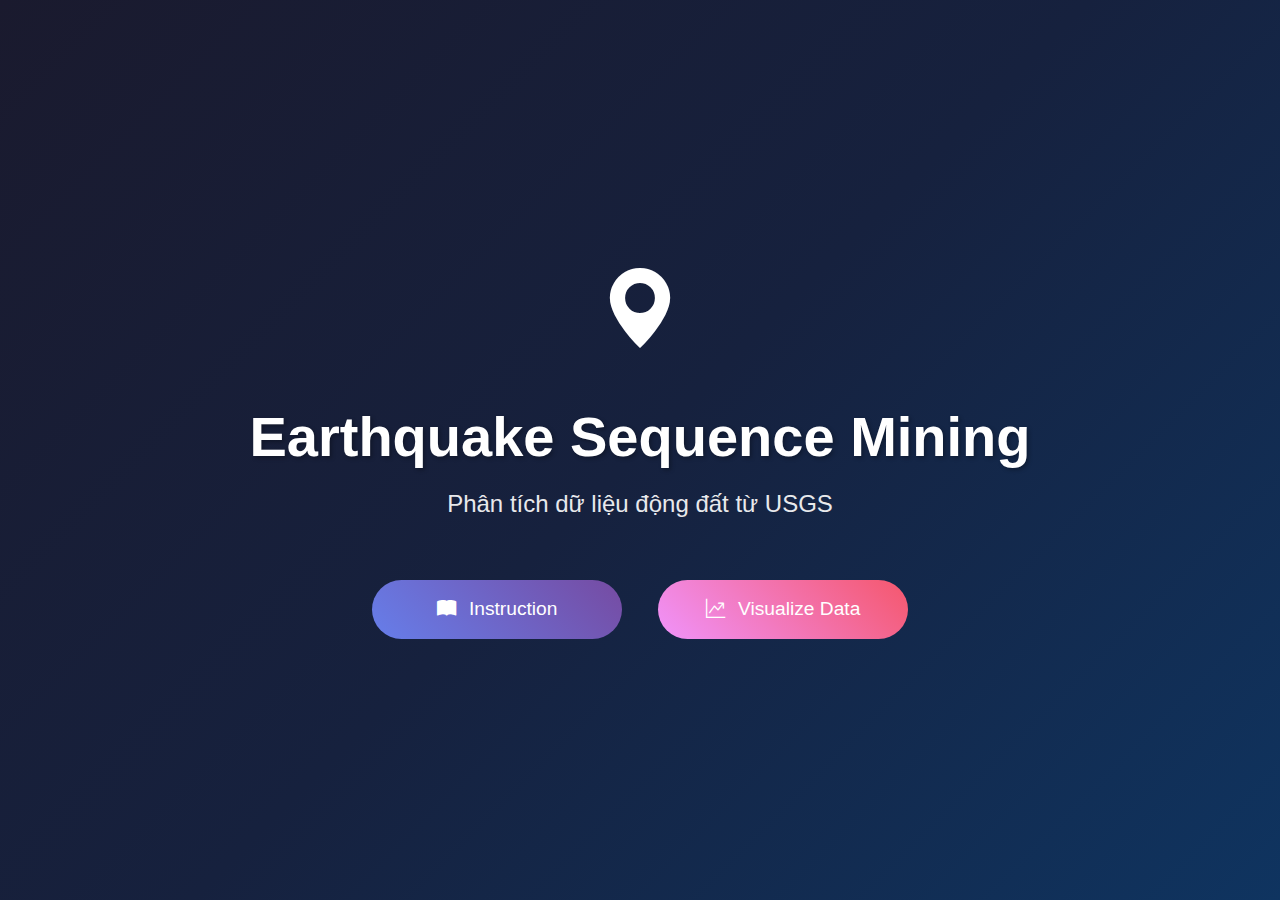
<file: index.html>
<!DOCTYPE html>
<html lang="vi">
<head>
    <meta charset="UTF-8">
    <meta name="viewport" content="width=device-width, initial-scale=1.0">
    <title>Earthquake Sequence Mining</title>
    <link href="https://cdn.jsdelivr.net/npm/bootstrap@5.3.3/dist/css/bootstrap.min.css" rel="stylesheet">
    <link rel="stylesheet" href="https://cdn.jsdelivr.net/npm/bootstrap-icons@1.11.3/font/bootstrap-icons.min.css">
    <style>
        body {
            background: linear-gradient(135deg, #1a1a2e 0%, #16213e 50%, #0f3460 100%);
            min-height: 100vh;
            display: flex;
            align-items: center;
            justify-content: center;
            font-family: 'Segoe UI', Tahoma, Geneva, Verdana, sans-serif;
        }
        .hero-section {
            text-align: center;
            color: white;
        }
        .hero-title {
            font-size: 3.5rem;
            font-weight: 700;
            margin-bottom: 1rem;
            text-shadow: 2px 2px 4px rgba(0,0,0,0.3);
        }
        .hero-subtitle {
            font-size: 1.5rem;
            margin-bottom: 3rem;
            opacity: 0.9;
        }
        .btn-custom {
            padding: 15px 40px;
            font-size: 1.2rem;
            border-radius: 50px;
            margin: 10px;
            min-width: 250px;
            transition: all 0.3s ease;
        }
        .btn-custom:hover {
            transform: translateY(-5px);
            box-shadow: 0 10px 30px rgba(0,0,0,0.3);
        }
        .btn-instruction {
            background: linear-gradient(45deg, #667eea 0%, #764ba2 100%);
            border: none;
        }
        .btn-visualize {
            background: linear-gradient(45deg, #f093fb 0%, #f5576c 100%);
            border: none;
        }
        .hero-icon {
            font-size: 5rem;
            margin-bottom: 2rem;
        }
    </style>
</head>
<body>
    <div class="container hero-section">
        <div class="hero-icon">
            <i class="bi bi-geo-alt-fill"></i>
        </div>
        <h1 class="hero-title">Earthquake Sequence Mining</h1>
        <p class="hero-subtitle">Phân tích dữ liệu động đất từ USGS</p>

        <div class="d-flex flex-wrap justify-content-center gap-3 mt-5">
            <a href="instruction.html" class="btn btn-primary btn-custom btn-instruction">
                <i class="bi bi-book-fill me-2"></i>
                Instruction
            </a>
            <a href="visualize.html" class="btn btn-primary btn-custom btn-visualize">
                <i class="bi bi-graph-up-arrow me-2"></i>
                Visualize Data
            </a>
        </div>
    </div>

    <script src="https://code.jquery.com/jquery-3.7.1.min.js"></script>
    <script src="https://cdn.jsdelivr.net/npm/bootstrap@5.3.3/dist/js/bootstrap.bundle.min.js"></script>
</body>
</html>
</file>
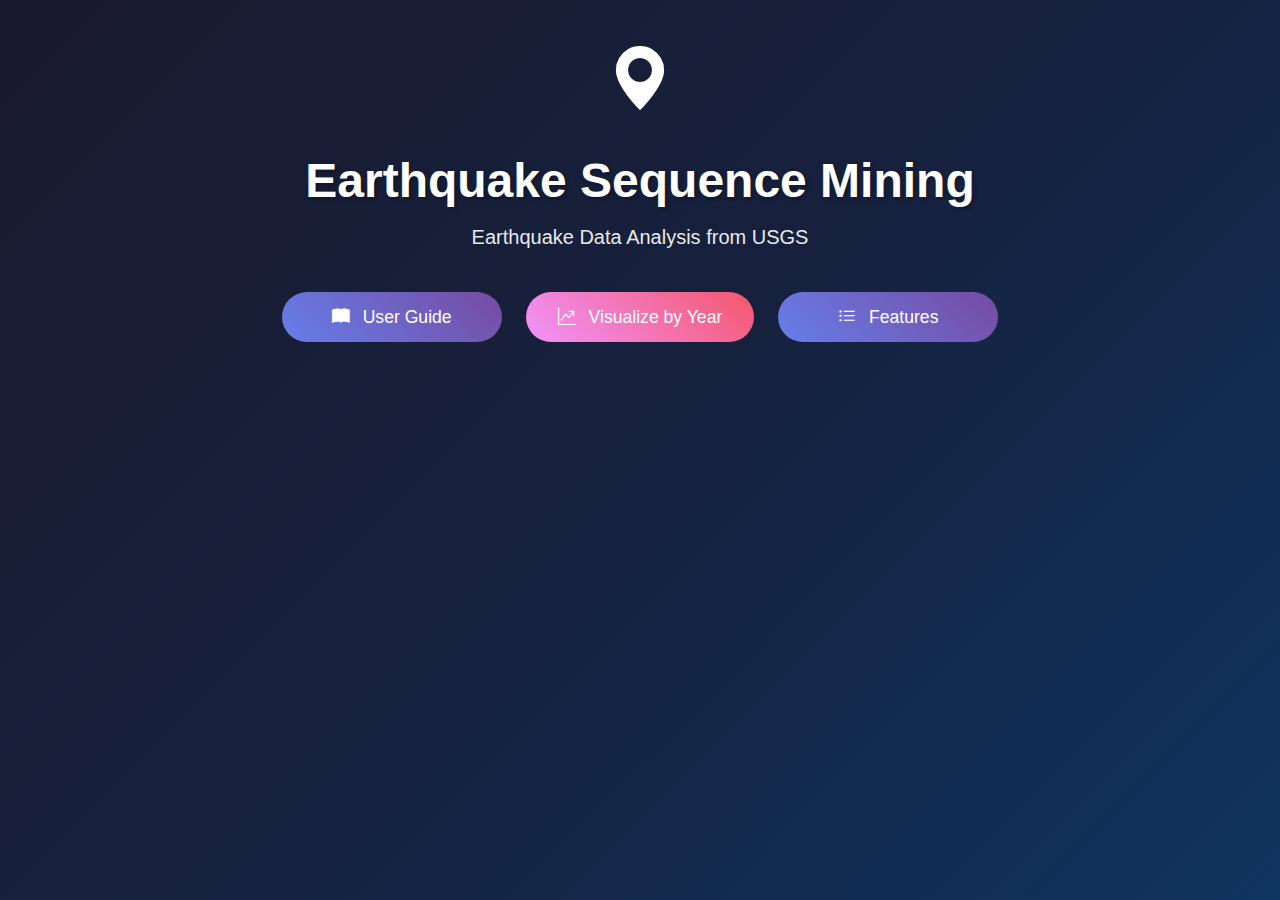
<file: app_demo/index.html>
<!DOCTYPE html>
<html lang="en">
<head>
    <meta charset="UTF-8">
    <meta name="viewport" content="width=device-width, initial-scale=1.0">
    <title>Earthquake Sequence Mining</title>
    <link href="https://cdn.jsdelivr.net/npm/bootstrap@5.3.3/dist/css/bootstrap.min.css" rel="stylesheet">
    <link rel="stylesheet" href="https://cdn.jsdelivr.net/npm/bootstrap-icons@1.11.3/font/bootstrap-icons.min.css">
    <link rel="stylesheet" href="css/style.css">
    <style>
        .hero-section {
            text-align: center;
            color: white;
            padding: 2rem 0;
        }
        .hero-title {
            font-size: 3rem;
            font-weight: 700;
            margin-bottom: 0.75rem;
            text-shadow: 2px 2px 4px rgba(0,0,0,0.3);
        }
        .hero-subtitle {
            font-size: 1.25rem;
            margin-bottom: 2rem;
            opacity: 0.9;
        }
        .btn-instruction {
            background: linear-gradient(45deg, #667eea 0%, #764ba2 100%);
            border: none;
            color: white;
        }
        .btn-visualize {
            background: linear-gradient(45deg, #f093fb 0%, #f5576c 100%);
            border: none;
            color: white;
        }
        .hero-icon {
            font-size: 4rem;
            margin-bottom: 1.5rem;
        }
    </style>
</head>
<body>
    <div class="hero-section">
        <div class="hero-icon">
            <i class="bi bi-geo-alt-fill"></i>
        </div>
        <h1 class="hero-title">Earthquake Sequence Mining</h1>
        <p class="hero-subtitle">Earthquake Data Analysis from USGS</p>

        <div class="d-flex flex-wrap justify-content-center gap-2">
            <a href="instruction.html" class="btn btn-primary btn-custom btn-instruction">
                <i class="bi bi-book-fill me-2"></i>
                User Guide
            </a>
            <a href="visualize.html" class="btn btn-primary btn-custom btn-visualize">
                <i class="bi bi-graph-up-arrow me-2"></i>
                Visualize by Year
            </a>
            <a href="features.html" class="btn btn-primary btn-custom" style="background: linear-gradient(45deg, #667eea 0%, #764ba2 100%); border: none;">
                <i class="bi bi-list-ul me-2"></i>
                Features
            </a>
        </div>
    </div>

    <script src="https://code.jquery.com/jquery-3.7.1.min.js"></script>
    <script src="https://cdn.jsdelivr.net/npm/bootstrap@5.3.3/dist/js/bootstrap.bundle.min.js"></script>
</body>
</html>
</file>
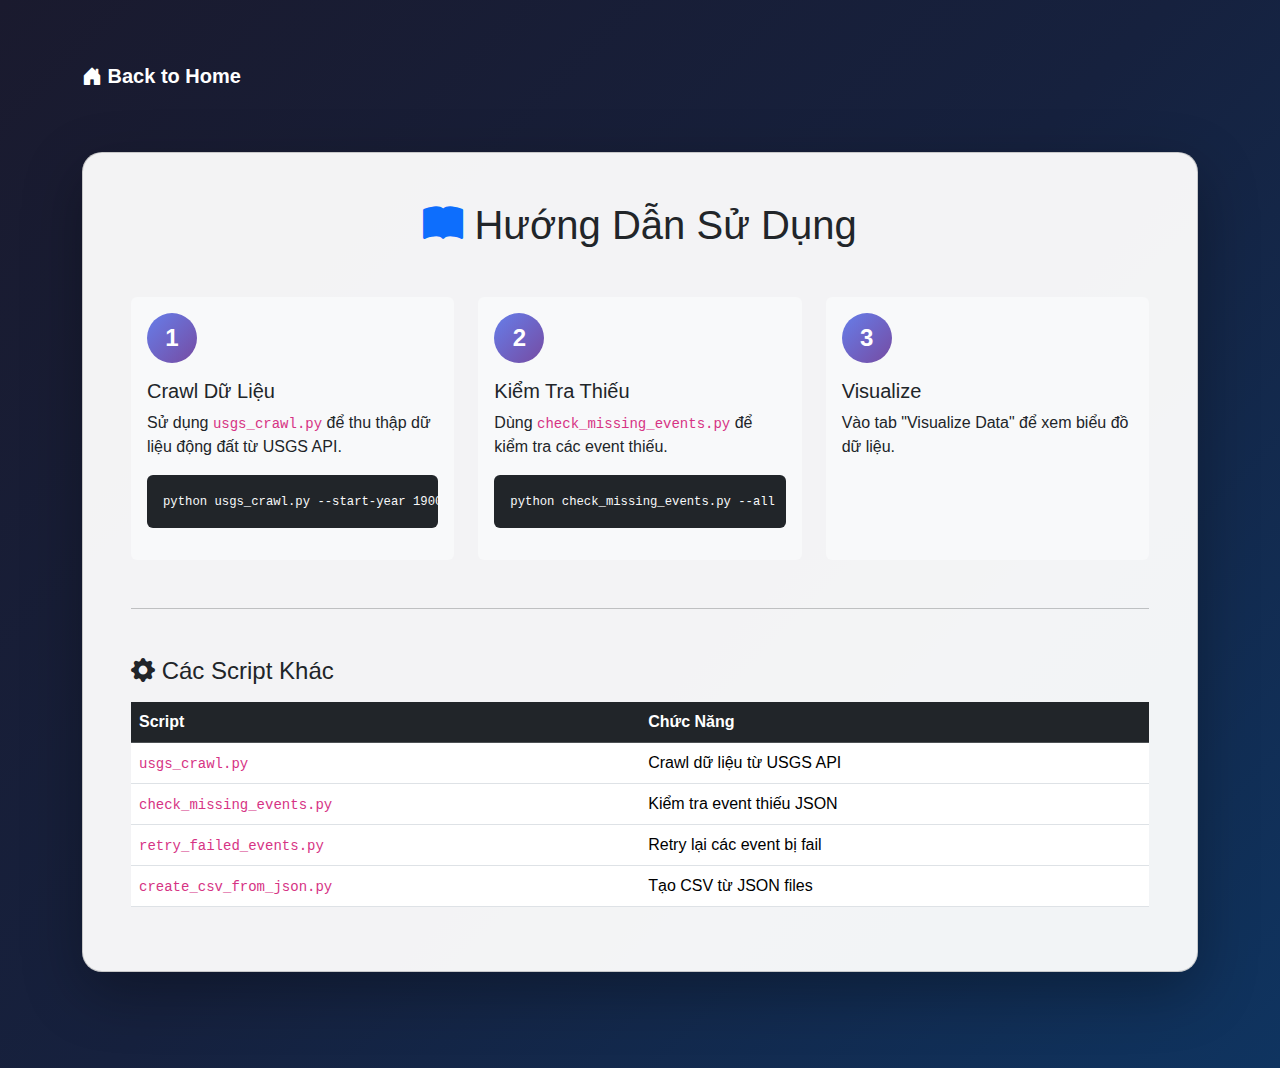
<file: instruction.html>
<!DOCTYPE html>
<html lang="vi">
<head>
    <meta charset="UTF-8">
    <meta name="viewport" content="width=device-width, initial-scale=1.0">
    <title>Instruction - Earthquake Sequence Mining</title>
    <link href="https://cdn.jsdelivr.net/npm/bootstrap@5.3.3/dist/css/bootstrap.min.css" rel="stylesheet">
    <link rel="stylesheet" href="https://cdn.jsdelivr.net/npm/bootstrap-icons@1.11.3/font/bootstrap-icons.min.css">
    <style>
        body {
            background: linear-gradient(135deg, #1a1a2e 0%, #16213e 50%, #0f3460 100%);
            min-height: 100vh;
            font-family: 'Segoe UI', Tahoma, Geneva, Verdana, sans-serif;
        }
        .instruction-card {
            background: rgba(255,255,255,0.95);
            border-radius: 20px;
            box-shadow: 0 20px 60px rgba(0,0,0,0.3);
        }
        .step-number {
            width: 50px;
            height: 50px;
            background: linear-gradient(135deg, #667eea 0%, #764ba2 100%);
            border-radius: 50%;
            display: flex;
            align-items: center;
            justify-content: center;
            color: white;
            font-weight: bold;
            font-size: 1.5rem;
        }
    </style>
</head>
<body class="py-5">
    <nav class="navbar navbar-dark bg-transparent">
        <div class="container">
            <a class="navbar-brand text-white fw-bold" href="index.html">
                <i class="bi bi-house-door-fill"></i> Back to Home
            </a>
        </div>
    </nav>

    <div class="container py-5">
        <div class="card instruction-card">
            <div class="card-body p-5">
                <h1 class="card-title text-center mb-5">
                    <i class="bi bi-book-fill text-primary"></i> Hướng Dẫn Sử Dụng
                </h1>

                <div class="row g-4">
                    <div class="col-md-6 col-lg-4">
                        <div class="card h-100 border-0 bg-light">
                            <div class="card-body">
                                <div class="step-number mb-3">1</div>
                                <h5 class="card-title">Crawl Dữ Liệu</h5>
                                <p class="card-text">Sử dụng <code>usgs_crawl.py</code> để thu thập dữ liệu động đất từ USGS API.</p>
                                <pre class="bg-dark text-light p-3 rounded mt-3"><small>python usgs_crawl.py --start-year 1900 --end-year 1962 --min-mag 5.0</small></pre>
                            </div>
                        </div>
                    </div>

                    <div class="col-md-6 col-lg-4">
                        <div class="card h-100 border-0 bg-light">
                            <div class="card-body">
                                <div class="step-number mb-3">2</div>
                                <h5 class="card-title">Kiểm Tra Thiếu</h5>
                                <p class="card-text">Dùng <code>check_missing_events.py</code> để kiểm tra các event thiếu.</p>
                                <pre class="bg-dark text-light p-3 rounded mt-3"><small>python check_missing_events.py --all</small></pre>
                            </div>
                        </div>
                    </div>

                    <div class="col-md-6 col-lg-4">
                        <div class="card h-100 border-0 bg-light">
                            <div class="card-body">
                                <div class="step-number mb-3">3</div>
                                <h5 class="card-title">Visualize</h5>
                                <p class="card-text">Vào tab "Visualize Data" để xem biểu đồ dữ liệu.</p>
                            </div>
                        </div>
                    </div>
                </div>

                <hr class="my-5">

                <h4 class="mb-3"><i class="bi bi-gear-fill"></i> Các Script Khác</h4>
                <div class="table-responsive">
                    <table class="table table-hover">
                        <thead class="table-dark">
                            <tr>
                                <th>Script</th>
                                <th>Chức Năng</th>
                            </tr>
                        </thead>
                        <tbody>
                            <tr>
                                <td><code>usgs_crawl.py</code></td>
                                <td>Crawl dữ liệu từ USGS API</td>
                            </tr>
                            <tr>
                                <td><code>check_missing_events.py</code></td>
                                <td>Kiểm tra event thiếu JSON</td>
                            </tr>
                            <tr>
                                <td><code>retry_failed_events.py</code></td>
                                <td>Retry lại các event bị fail</td>
                            </tr>
                            <tr>
                                <td><code>create_csv_from_json.py</code></td>
                                <td>Tạo CSV từ JSON files</td>
                            </tr>
                        </tbody>
                    </table>
                </div>
            </div>
        </div>
    </div>

    <script src="https://code.jquery.com/jquery-3.7.1.min.js"></script>
    <script src="https://cdn.jsdelivr.net/npm/bootstrap@5.3.3/dist/js/bootstrap.bundle.min.js"></script>
</body>
</html>
</file>
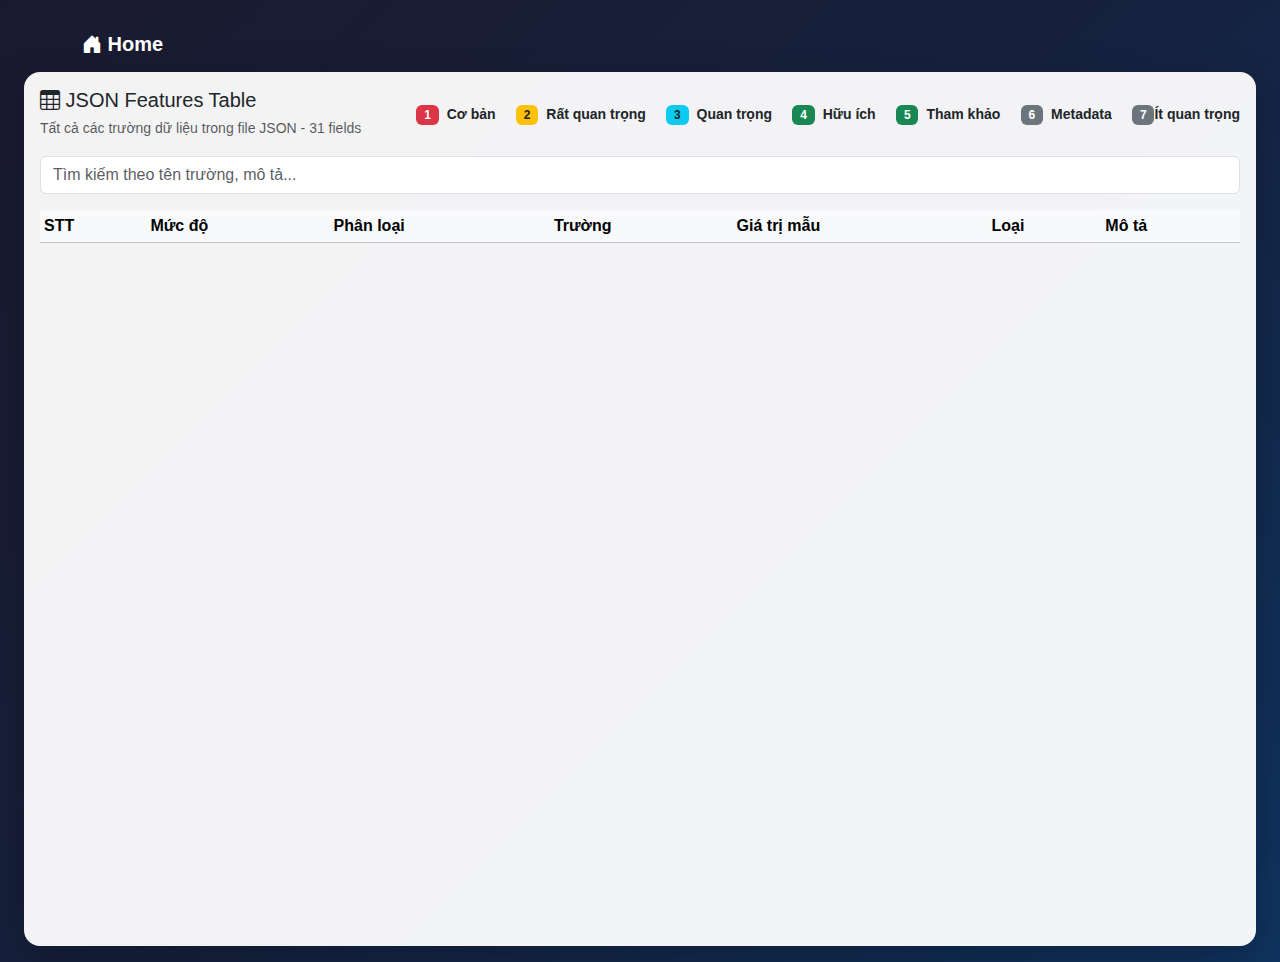
<file: app_demo/features.html>
<!DOCTYPE html>
<html lang="en">
<head>
    <meta charset="UTF-8">
    <meta name="viewport" content="width=device-width, initial-scale=1.0">
    <title>Features Table - Earthquake Sequence Mining</title>
    <link href="https://cdn.jsdelivr.net/npm/bootstrap@5.3.3/dist/css/bootstrap.min.css" rel="stylesheet">
    <link rel="stylesheet" href="https://cdn.jsdelivr.net/npm/bootstrap-icons@1.11.3/font/bootstrap-icons.min.css">
    <link rel="stylesheet" href="https://cdn.datatables.net/1.13.8/css/dataTables.bootstrap5.min.css">
    <link rel="stylesheet" href="css/style.css">
    <style>
        .priority-1 { background-color: #dc3545; color: white; }
        .priority-2 { background-color: #fd7e14; color: white; }
        .priority-3 { background-color: #ffc107; color: black; }
        .priority-4 { background-color: #0dcaf0; color: white; }
        .priority-5 { background-color: #198754; color: white; }
        .priority-6 { background-color: #6c757d; color: white; }
        .priority-7 { background-color: #adb5bd; color: black; }
        .priority-99 { background-color: #e9ecef; color: black; }
        .table-container { height: calc(100vh - 180px); overflow-y: auto; }
        .detail-modal .modal-dialog { max-width: 800px; }
    </style>
</head>
<body class="py-3">
    <nav class="navbar navbar-dark bg-transparent">
        <div class="container">
            <a class="navbar-brand text-white fw-bold" href="index.html"><i class="bi bi-house-door-fill"></i> Home</a>
        </div>
    </nav>

    <div class="container-fluid px-4">
        <div class="card">
            <div class="card-body p-3">
                <div class="d-flex justify-content-between align-items-center mb-3">
                    <div>
                        <h5 class="mb-1"><i class="bi bi-table"></i> JSON Features Table</h5>
                        <small class="text-muted">Tất cả các trường dữ liệu trong file JSON - 31 fields</small>
                    </div>
                    <div>
                        <span class="badge bg-danger me-2">1</span><small class="text-dark me-3 fw-bold">Cơ bản</small>
                        <span class="badge bg-warning text-dark me-2">2</span><small class="text-dark me-3 fw-bold">Rất quan trọng</small>
                        <span class="badge bg-info text-dark me-2">3</span><small class="text-dark me-3 fw-bold">Quan trọng</small>
                        <span class="badge bg-success me-2">4</span><small class="text-dark me-3 fw-bold">Hữu ích</small>
                        <span class="badge bg-success me-2">5</span><small class="text-dark me-3 fw-bold">Tham khảo</small>
                        <span class="badge bg-secondary me-2">6</span><small class="text-dark me-3 fw-bold">Metadata</small>
                        <span class="badge bg-secondary">7</span><small class="text-dark fw-bold">Ít quan trọng</small>
                    </div>
                </div>

                <div class="mb-3">
                    <input type="text" id="searchInput" class="form-control" placeholder="Tìm kiếm theo tên trường, mô tả...">
                </div>

                <div class="table-container">
                    <table id="featuresTable" class="table table-striped table-sm table-hover" style="width:100%">
                        <thead class="table-light sticky-top">
                            <tr>
                                <th>STT</th>
                                <th>Mức độ</th>
                                <th>Phân loại</th>
                                <th>Trường</th>
                                <th>Giá trị mẫu</th>
                                <th>Loại</th>
                                <th>Mô tả</th>
                            </tr>
                        </thead>
                        <tbody>
                        </tbody>
                    </table>
                </div>
            </div>
        </div>
    </div>

    <script src="https://code.jquery.com/jquery-3.7.1.min.js"></script>
    <script src="https://cdn.jsdelivr.net/npm/bootstrap@5.3.3/dist/js/bootstrap.bundle.min.js"></script>
    <script src="https://cdn.datatables.net/1.13.8/js/jquery.dataTables.min.js"></script>
    <script src="https://cdn.datatables.net/1.13.8/js/dataTables.bootstrap5.min.js"></script>
    <script>
        const FEATURES = [
            // (1) CƠ BẢN
            { name: 'mag', priority: 1, category: 'CƠ BẢN', type: 'number', example: '5.0', description: 'Độ lớn động đất - quan trọng nhất. Dùng để filter events quan trọng. Mỗi tăng 1 đơn vị = năng lượng tăng gấp 32.', notes: 'Thường: 0.0 - 9.0+. Siêu động đất > 8.0' },
            { name: 'time', priority: 1, category: 'CƠ BẢN', type: 'timestamp (ms)', example: '514919987910', description: 'Thời gian xảy ra (Unix timestamp mili-giây). Cần chuyển đổi sang datetime để đọc. Python: datetime.fromtimestamp(ms/1000)', notes: 'Luôn ở UTC timezone. 13 chữ số = mili-giây, 10 chữ số = giây' },
            { name: 'place', priority: 1, category: 'CƠ BẢN', type: 'string', example: '39 km ENE of Hana, Hawaii', description: 'Mô tả địa điểm bằng văn bản. Format: "[khoảng cách] [hướng] of [địa điểm tham chiếu]". Được tạo tự động từ lat/lon.', notes: 'Có thể null hoặc rỗng cho các khu vực xa bờ biển' },
            { name: 'geometry.coordinates[2]', priority: 1, category: 'CƠ BẢN', type: 'number', example: '2.611', unit: 'km', description: 'Độ sâu tiêu điểm từ geometry. Shallow (<70km): nguy hiểm, Deep (>300km): ít gây thiệt hại nhưng cảm nhận rộng.', notes: 'Có thể âm = phía trên bề mặt đất (không chính xác)' },
            { name: 'geometry.coordinates[1]', priority: 1, category: 'CƠ BẢN', type: 'number', example: '20.8536667', unit: 'degrees', description: 'Vĩ độ - tọa độ Y. Dương = Bắc, Âm = Nam. Format: decimal degrees, hệ WGS84.', notes: 'Chính xác: 4-6 chữ số thập phân' },
            { name: 'geometry.coordinates[0]', priority: 1, category: 'CƠ BẢN', type: 'number', example: '-155.6238333', unit: 'degrees', description: 'Kinh độ - tọa độ X. Dương = Đông, Âm = Tây. Format: decimal degrees, hệ WGS84.', notes: 'Chính xác: 4-6 chữ số thập phân' },

            // (2) RẤT QUAN TRỌNG
            { name: 'magType', priority: 2, category: 'RẤT QUAN TRỌNG', type: 'string', example: 'ml', possible_values: 'ml, mww, mb, mwc, md, mh, ms', description: 'Loại magnitude - phương pháp tính. Các loại khác nhau không thể so sánh trực tiếp. mww là chuẩn nhất cho M>5.5.', notes: 'mww: Chuẩn nhất. ml: Địa phương M<6. mb: Xa bờ. md: Events nhỏ.' },
            { name: 'status', priority: 2, category: 'RẤT QUAN TRỌNG', type: 'string', example: 'reviewed', possible_values: 'automatic, reviewed', description: 'Trạng thái xác nhận - độ tin cậy. Reviewed là ổn định. Automatic có thể thay đổi sau 1-20 phút.', notes: 'automatic = hệ thống tự động. reviewed = seismologist đã kiểm tra' },
            { name: 'net', priority: 2, category: 'RẤT QUAN TRỌNG', type: 'string', example: 'hv', possible_values: 'us, ci, hv, nc, uw, ak, pr,...', description: 'Mạng lưới seismology - nguồn dữ liệu. us=USGS (toàn cầu), ci=Caltech (Nam California), hv=Hawaii, nc=Bắc California, uw=PNW.', notes: 'us tổng hợp dữ liệu từ các mạng khác. Nên check net để tránh duplicate.' },
            { name: 'tsunami', priority: 2, category: 'RẤT QUAN TRỌNG', type: 'number', example: '0', possible_values: '0 (không), 1 (có), null', description: 'Cảnh báo sóng thần. Chỉ earthquakes gần bờ biển mới có thể gây sóng thần. Shallow (<50km) + gần bờ biển = nguy cơ cao.', notes: 'M8+ ở đại dương = tsunamis xa bờ. null = không tính hoặc không áp dụng.' },
            { name: 'sig', priority: 2, category: 'RẤT QUAN TRỌNG', type: 'number', example: '385', unit: '1-1000+', classification: '<100: Ít quan trọng, 100-500: Trung bình, 500-1000: Quan trọng, >1000: Rất quan trọng', description: 'Significance - độ quan trọng tổng hợp. Dùng để sort events theo "quan trọng" hơn là "mạnh".', notes: 'sig ≈ mag³ × felt_factor. M5 ở vùng đông dân cư → sig cao.' },
            { name: 'alert', priority: 2, category: 'RẤT QUAN TRỌNG', type: 'string', example: 'green', possible_values: 'green, yellow, orange, red', description: 'Mức cảnh báo PAGER - Hệ thống cảnh báo tự động. Dùng để quyết định có cần cứu hộ. Chỉ có cho M5.5+ gần dân cư.', notes: 'green: Ít hoặc không có thiệt hại. yellow: Một số thiệt hại. orange: Thiệt hại đáng kể. red: Nghiêm trọng.' },

            // (3) QUAN TRỌNG
            { name: 'gap', priority: 3, category: 'QUAN TRỌNG', type: 'number', example: '319', unit: 'degrees', classification: '<180: Tốt, 180-360: Trung bình, >360: Kém', description: 'Azimuthal gap - Độ phủ trạm. Gap nhỏ = nhiều trạm xung quanh = vị trí chính xác. >360° = không đủ trạm.', notes: 'Sự kiện ra biển xa bờ biển thường có gap lớn.' },
            { name: 'nst', priority: 3, category: 'QUAN TRỌNG', type: 'number', example: '52', unit: 'số trạm', classification: '<10: Ít trạm, 10-30: Khá tốt, >30: Tốt', description: 'Số lượng trạm ghi nhận. Nhiều trạm = vị trí chính xác hơn. Kết hợp với gap để đánh giá chất lượng.', notes: '>30 trạm = vị trí rất chính xác. Events ở biển thường có ít trạm hơn.' },
            { name: 'rms', priority: 3, category: 'QUAN TRỌNG', type: 'number', example: '0.18', unit: 'giây', classification: '<0.2: Rất tốt, 0.2-0.5: Tốt, >0.5: Khá kém', description: 'RMS residual - Sai số trung bình bình phương. Nhỏ = vị trí chính xác. rms = √(Σ(residual²)/n)', notes: '<0.2s: Vị trí rất chính xác. >0.5s: Có thể có vấn đề với vị trí.' },
            { name: 'dmin', priority: 3, category: 'QUAN TRỌNG', type: 'number', example: '0.123', unit: 'km', description: 'Khoảng cách đến trạm gần nhất. Dmin nhỏ = có trạm rất gần = thông tin tốt.', notes: 'null = không có thông tin. Kết hợp với rms để đánh giá chất lượng.' },

            // (4) HỮU ÍCH
            { name: 'felt', priority: 4, category: 'HỮU ÍCH', type: 'number', example: '1250', unit: 'số người', description: 'Số người cảm nhận và báo động đất. Thu thập từ "Did You Feel It?" reports trên USGS website.', notes: 'Chỉ có cho earthquakes gần dân cư. Felt cao không đồng nghĩa với mag cao.' },
            { name: 'cdi', priority: 4, category: 'HỮU ÍCH', type: 'number', example: '4.2', unit: 'Intensity (I-X)', description: 'Community Decimal Intensity - Độ mạnh thực tế dựa trên báo cảm nhận của cộng đồng.', notes: 'Chỉ có khi có đủ felt reports. Độ chính xác: ±0.5 unit. Null = không có đủ dữ liệu.' },
            { name: 'mmi', priority: 4, category: 'HỮU ÍCH', type: 'number', example: '5.5', unit: 'Intensity (I-X)', description: 'Modified Mercalli Intensity - Độ mạnh dự kiến. Dùng trong ShakeMap. Dự báo mức độ rung lắc và thiệt hại.', notes: 'I-II: Rất yếu. III-IV: Yếu. V-VI: Trung bình. VII-VIII: Mạnh. IX-X: Rất mạnh. Là dự báo, không phải đo đạc.' },

            // (5) THAM KHẢO
            { name: 'url', priority: 5, category: 'THAM KHẢO', type: 'string', example: 'https://earthquake.usgs.gov/earthquakes/eventpage/hv213029', description: 'Link đến trang chi tiết trên USGS. Truy cập thông tin đầy đủ: maps, waveforms, impact, products.', notes: 'Full info: Interactive maps, Waveform data, Impact summaries, Scientific papers/reports, Historical comparisons' },
            { name: 'id', priority: 5, category: 'THAM KHẢO', type: 'string', example: 'hv213029', format: '{net}{code}', description: 'Event ID duy nhất. Dùng để tránh duplicate, link đến USGS, tracking. Format: {network}{source_code}', notes: 'Dùng trong API queries: ?eventid=hv213029. Có thể trùng: cùng earthquake có nhiều ID từ các mạng khác nhau.' },
            { name: 'title', priority: 5, category: 'THAM KHẢO', type: 'string', example: 'M 5.0 - 39 km ENE of Hana, Hawaii', format: 'M {mag} - {place}', description: 'Tiêu đề tóm tắt. Tự động tạo từ mag + place. Hữu ích cho email notifications, alerts.', notes: 'Có thể null cho events cũ.' },
            { name: 'type', priority: 5, category: 'THAM KHẢO', type: 'string', example: 'earthquake', possible_values: 'earthquake, explosion, quarry, nuclear explosion, rockburst, icequake', description: 'Loại sự kiện. Dùng để loại bỏ các sự kiện không phải earthquake tự nhiên.', notes: 'earthquake = tectonic events (quan tâm). explosion/quarry = nổ mìn (có thể loại bỏ). nuclear explosion = thử hạt nhân.' },

            // (6) METADATA
            { name: 'updated', priority: 6, category: 'METADATA', type: 'timestamp (ms)', example: '1585680445970', description: 'Thời gian cập nhật gần nhất. Các tham số như mag, depth có thể được cập nhật khi có thêm dữ liệu.', notes: 'automatic → reviewed: updated sẽ thay đổi. Dùng để phát hiện stale data.' },
            { name: 'tz', priority: 6, category: 'METADATA', type: 'string', example: 'null', description: 'Timezone. Thường null, mặc định dùng UTC.', notes: 'Null = UTC (Giờ chuẩn quốc tế). Một số events có timezone info.' },

            // (7) ÍT QUAN TRỌNG
            { name: 'ids', priority: 7, category: 'ÍT QUAN TRỌNG', type: 'string', example: ',ushis3928,usp0002t7h,hv213029,', format: ',id1,id2,id3,', description: 'Danh sách tất cả IDs liên quan. Cùng một earthquake có thể có nhiều ID từ các mạng lưới khác nhau.', notes: 'KHI DEDUPLICATE: Một earthquake có thể xuất hiện với nhiều ID khác nhau! pr2020033001 và us60007mf5 là cùng một earthquake.' },
            { name: 'sources', priority: 7, category: 'ÍT QUAN TRỌNG', type: 'string', example: ',ushis,us,hv,', format: ',net1,net2,net3,', description: 'Danh sách mạng lưới đã đóng góp dữ liệu cho earthquake này. Ít nhất 1 source cho events automatic.', notes: 'Có thể null hoặc rỗng. Nhiều sources = nhiều networks tham gia.' },
            { name: 'types', priority: 7, category: 'ÍT QUAN TRỌNG', type: 'string', example: ',impact-text,origin,phase-data,', description: 'Các sản phẩm/sản phẩm có sẵn cho earthquake này.', notes: 'origin, phase-data, moment-tensor, focal-mechanism, impact-text, shakemap, dyfi. products = <dict> with 3 items' },
            { name: 'code', priority: 7, category: 'ÍT QUAN TRỌNG', type: 'string', example: '213029', description: 'Source code. ID nội bộ của mạng lưới. {net}+{code} = {id}. Hữu ích để debug.', notes: 'VD: net=hv, code=213029 → id=hv213029' },
            { name: 'geometry.type', priority: 7, category: 'GEOMETRY', type: 'string', example: 'Point', description: 'Loại geometry - luôn là "Point" cho earthquake events. Trong GeoJSON, Feature có geometry là Point.', notes: 'Có thể là "LineString", "Polygon" cho fault lines nhưng events thì luôn là "Point".' },
            { name: 'root.type', priority: 7, category: 'ROOT', type: 'string', example: 'Feature', description: 'Loại GeoJSON. Luôn là "Feature" cho earthquake events.', notes: 'GeoJSON có 2 loại chính: FeatureCollection (nhiều features) và Feature (một feature).' },
            { name: 'products', priority: 7, category: 'KHÁC', type: 'dict', example: '<dict> with 3 items', description: 'Các sản phẩm có sẵn cho earthquake này. Chứa nhiều loại sản phẩm scientific.', notes: 'impact-text, origin, phase-data, focal-mechanism, shakemap, dyfi, etc.' },
        ];

        // Render table
        $('#featuresTable').DataTable({
            data: FEATURES,
            columns: [
                {
                    data: null,
                    render: function(data, type, row, meta) {
                        return meta.row + 1;
                    },
                    width: '50px'
                },
                {
                    data: null,
                    render: function(data, type, row, meta) {
                        const priority = row.priority;
                        return `<span class="priority-badge priority-${priority}">${priority}</span>`;
                    },
                    width: '60px'
                },
                {
                    data: 'category',
                    width: '120px'
                },
                {
                    data: 'name',
                    render: function(data, type, row, meta) {
                        return `<span class="font-monospace fw-bold">${data}</span>`;
                    }
                },
                {
                    data: 'example',
                    render: function(data, type, row, meta) {
                        const val = String(data);
                        return val.length > 25 ? val.substring(0, 25) + '...' : val;
                    }
                },
                {
                    data: 'type',
                    width: '100px'
                },
                {
                    data: 'description',
                    render: function(data, type, row, meta) {
                        const notes = row.notes || '';
                        return `
                            <div>${data}</div>
                            ${notes ? `<div class="text-muted small mt-1"><i class="bi bi-info-circle"></i> ${notes}</div>` : ''}
                        `;
                    }
                }
            ],
            order: [[1, 'asc']],
            paging: false,
            language: {
                search: "Tìm kiếm:",
                paginate: {
                    first: "Đầu",
                    last: "Cuối",
                    next: "Tiếp",
                    previous: "Trước"
                },
                info: "Hiển thị _START_ đến _END_ trong tổng _TOTAL_ features"
            },
            createdRow: function(row, data, dataIndex) {
                return $(row).attr('data-priority', row.priority).addClass('priority-' + row.priority);
            }
        });

        // Search
        $('#searchInput').on('keyup', function() {
            const table = $('#featuresTable').DataTable();
            table.search($(this).val()).draw();
        });
    </script>
</body>
</html>
</file>
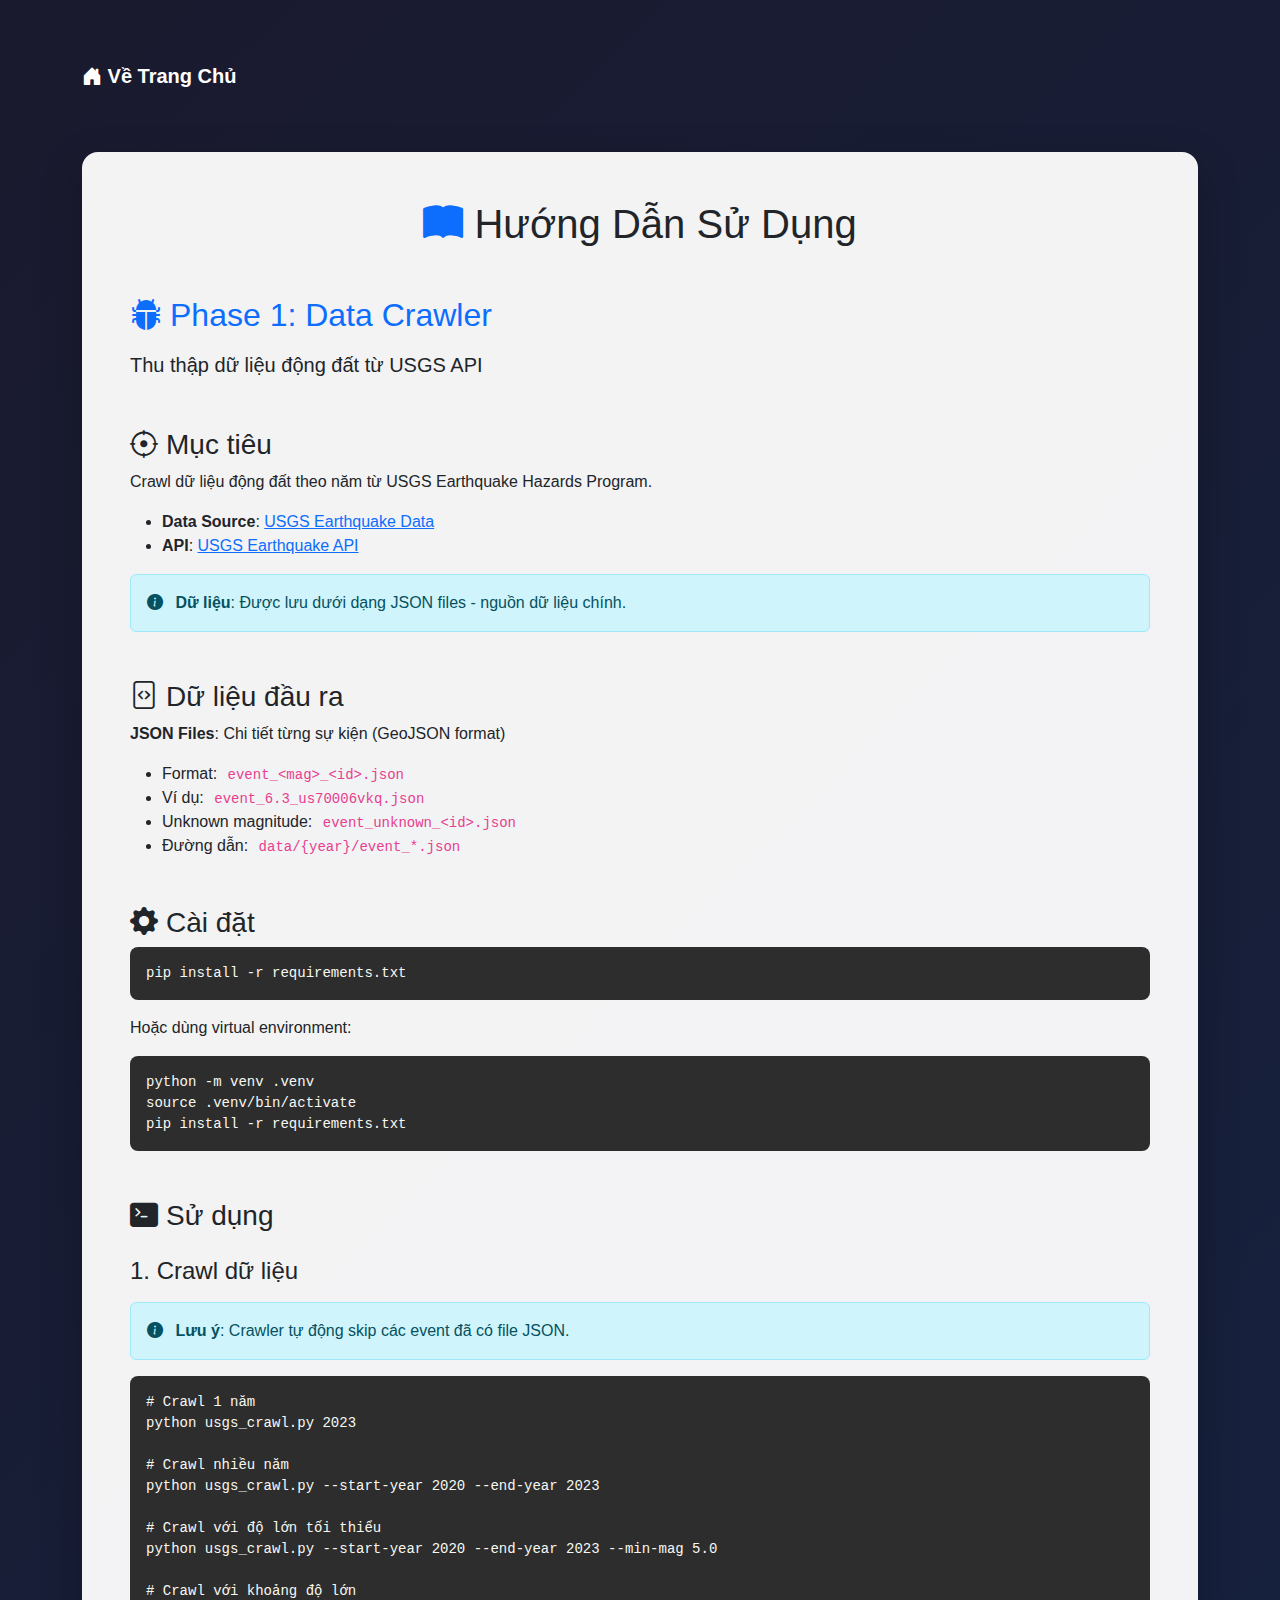
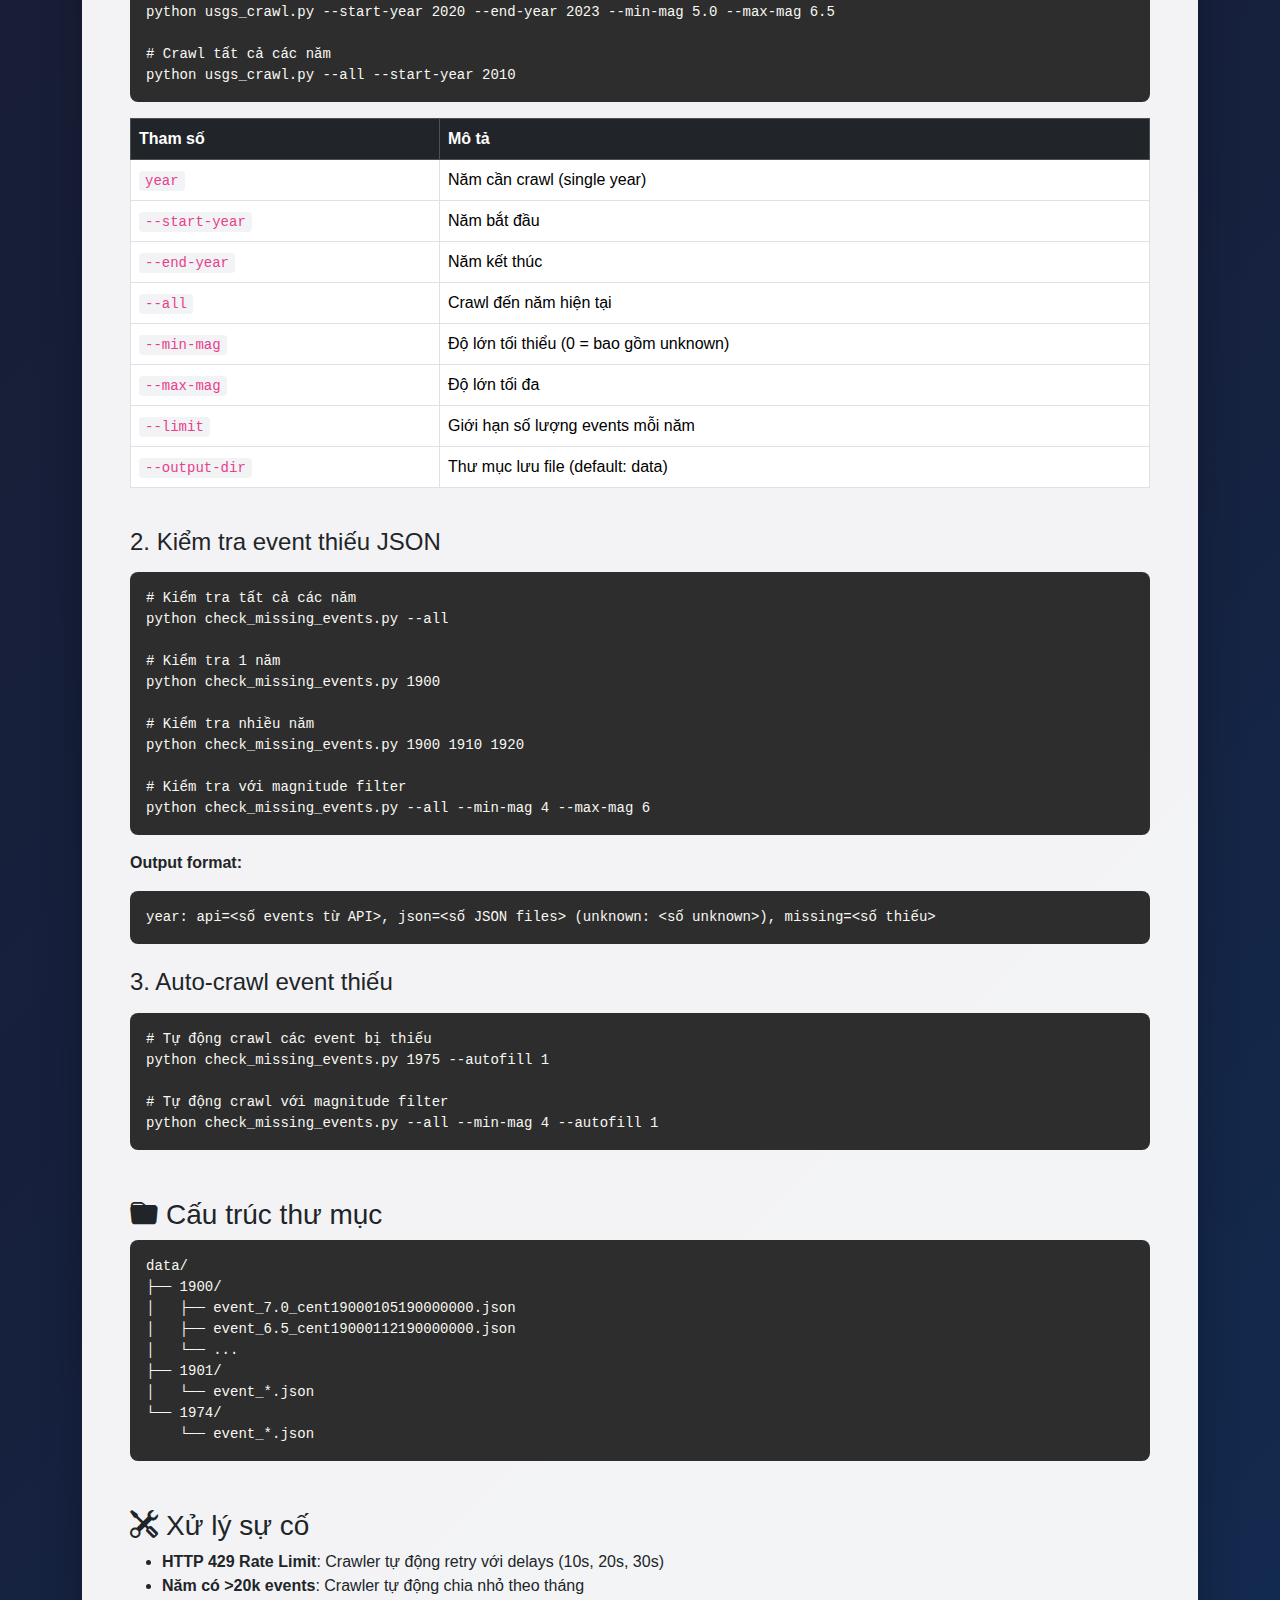
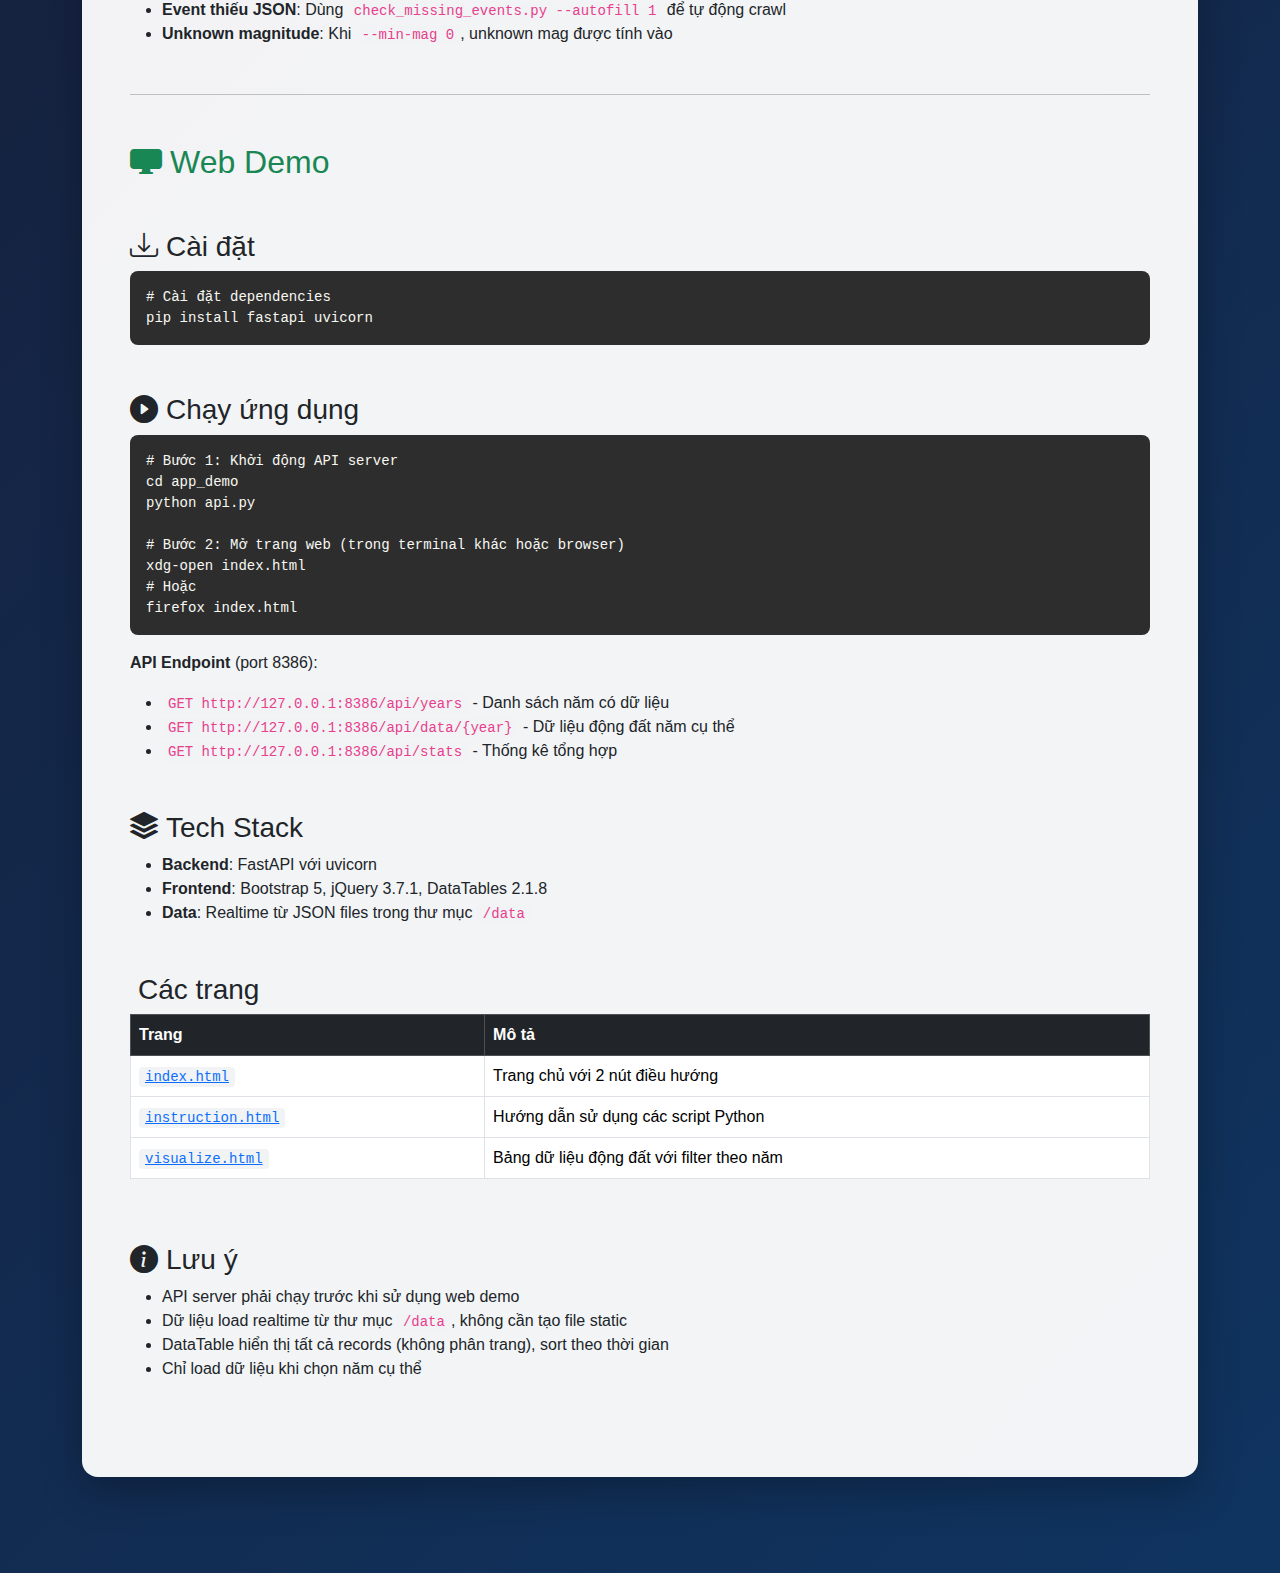
<file: app_demo/instruction.html>
<!DOCTYPE html>
<html lang="vi">
<head>
    <meta charset="UTF-8">
    <meta name="viewport" content="width=device-width, initial-scale=1.0">
    <title>Hướng Dẫn - Earthquake Sequence Mining</title>
    <link href="https://cdn.jsdelivr.net/npm/bootstrap@5.3.3/dist/css/bootstrap.min.css" rel="stylesheet">
    <link rel="stylesheet" href="https://cdn.jsdelivr.net/npm/bootstrap-icons@1.11.3/font/bootstrap-icons.min.css">
    <link rel="stylesheet" href="css/style.css">
    <style>
        body {
            background: linear-gradient(135deg, #1a1a2e 0%, #16213e 50%, #0f3460 100%);
            min-height: 100vh;
            font-family: 'Segoe UI', Tahoma, Geneva, Verdana, sans-serif;
        }
        pre {
            background: #2d2d2d;
            color: #f8f8f2;
            padding: 1rem;
            border-radius: 8px;
            overflow-x: auto;
        }
        code {
            color: #e83e8c;
            background: #f1f3f5;
            padding: 2px 6px;
            border-radius: 4px;
        }
        pre code {
            color: #f8f8f2;
            background: transparent;
            padding: 0;
        }
    </style>
</head>
<body class="py-5">
    <nav class="navbar navbar-dark bg-transparent">
        <div class="container">
            <a class="navbar-brand text-white fw-bold" href="index.html">
                <i class="bi bi-house-door-fill"></i> Về Trang Chủ
            </a>
        </div>
    </nav>

    <div class="container py-5">
        <div class="card content-card">
            <div class="card-body p-5">
                <h1 class="card-title text-center mb-5">
                    <i class="bi bi-book-fill text-primary"></i> Hướng Dẫn Sử Dụng
                </h1>

                <div class="mb-5">
                    <h2 class="text-primary mb-3">
                        <i class="bi bi-bug-fill me-2"></i>Phase 1: Data Crawler
                    </h2>
                    <p class="lead">Thu thập dữ liệu động đất từ USGS API</p>
                </div>

                <section class="mb-5">
                    <h3><i class="bi bi-crosshair me-2"></i>Mục tiêu</h3>
                    <p>Crawl dữ liệu động đất theo năm từ USGS Earthquake Hazards Program.</p>
                    <ul>
                        <li><strong>Data Source</strong>: <a href="https://www.usgs.gov/programs/earthquake-hazards/science/earthquake-data" target="_blank">USGS Earthquake Data</a></li>
                        <li><strong>API</strong>: <a href="https://earthquake.usgs.gov/fdsnws/event/1/" target="_blank">USGS Earthquake API</a></li>
                    </ul>
                    <div class="alert alert-info">
                        <i class="bi bi-info-circle-fill me-2"></i>
                        <strong>Dữ liệu</strong>: Được lưu dưới dạng JSON files - nguồn dữ liệu chính.
                    </div>
                </section>

                <section class="mb-5">
                    <h3><i class="bi bi-file-code me-2"></i>Dữ liệu đầu ra</h3>
                    <p><strong>JSON Files</strong>: Chi tiết từng sự kiện (GeoJSON format)</p>
                    <ul>
                        <li>Format: <code>event_&lt;mag&gt;_&lt;id&gt;.json</code></li>
                        <li>Ví dụ: <code>event_6.3_us70006vkq.json</code></li>
                        <li>Unknown magnitude: <code>event_unknown_&lt;id&gt;.json</code></li>
                        <li>Đường dẫn: <code>data/{year}/event_*.json</code></li>
                    </ul>
                </section>

                <section class="mb-5">
                    <h3><i class="bi bi-gear-fill me-2"></i>Cài đặt</h3>
                    <pre><code>pip install -r requirements.txt</code></pre>
                    <p>Hoặc dùng virtual environment:</p>
                    <pre><code>python -m venv .venv
source .venv/bin/activate
pip install -r requirements.txt</code></pre>
                </section>

                <section class="mb-5">
                    <h3><i class="bi bi-terminal-fill me-2"></i>Sử dụng</h3>

                    <h4 class="mt-4 mb-3">1. Crawl dữ liệu</h4>
                    <div class="alert alert-info">
                        <i class="bi bi-info-circle-fill me-2"></i>
                        <strong>Lưu ý</strong>: Crawler tự động skip các event đã có file JSON.
                    </div>
                    <pre><code># Crawl 1 năm
python usgs_crawl.py 2023

# Crawl nhiều năm
python usgs_crawl.py --start-year 2020 --end-year 2023

# Crawl với độ lớn tối thiểu
python usgs_crawl.py --start-year 2020 --end-year 2023 --min-mag 5.0

# Crawl với khoảng độ lớn
python usgs_crawl.py --start-year 2020 --end-year 2023 --min-mag 5.0 --max-mag 6.5

# Crawl tất cả các năm
python usgs_crawl.py --all --start-year 2010</code></pre>

                    <div class="table-responsive">
                        <table class="table table-bordered table-hover">
                            <thead class="table-dark">
                                <tr>
                                    <th>Tham số</th>
                                    <th>Mô tả</th>
                                </tr>
                            </thead>
                            <tbody>
                                <tr><td><code>year</code></td><td>Năm cần crawl (single year)</td></tr>
                                <tr><td><code>--start-year</code></td><td>Năm bắt đầu</td></tr>
                                <tr><td><code>--end-year</code></td><td>Năm kết thúc</td></tr>
                                <tr><td><code>--all</code></td><td>Crawl đến năm hiện tại</td></tr>
                                <tr><td><code>--min-mag</code></td><td>Độ lớn tối thiểu (0 = bao gồm unknown)</td></tr>
                                <tr><td><code>--max-mag</code></td><td>Độ lớn tối đa</td></tr>
                                <tr><td><code>--limit</code></td><td>Giới hạn số lượng events mỗi năm</td></tr>
                                <tr><td><code>--output-dir</code></td><td>Thư mục lưu file (default: data)</td></tr>
                            </tbody>
                        </table>
                    </div>

                    <h4 class="mt-4 mb-3">2. Kiểm tra event thiếu JSON</h4>
                    <pre><code># Kiểm tra tất cả các năm
python check_missing_events.py --all

# Kiểm tra 1 năm
python check_missing_events.py 1900

# Kiểm tra nhiều năm
python check_missing_events.py 1900 1910 1920

# Kiểm tra với magnitude filter
python check_missing_events.py --all --min-mag 4 --max-mag 6</code></pre>
                    <p><strong>Output format:</strong></p>
                    <pre><code>year: api=&lt;số events từ API&gt;, json=&lt;số JSON files&gt; (unknown: &lt;số unknown&gt;), missing=&lt;số thiếu&gt;</code></pre>

                    <h4 class="mt-4 mb-3">3. Auto-crawl event thiếu</h4>
                    <pre><code># Tự động crawl các event bị thiếu
python check_missing_events.py 1975 --autofill 1

# Tự động crawl với magnitude filter
python check_missing_events.py --all --min-mag 4 --autofill 1</code></pre>
                </section>

                <section class="mb-5">
                    <h3><i class="bi bi-folder-fill me-2"></i>Cấu trúc thư mục</h3>
                    <pre><code>data/
├── 1900/
│   ├── event_7.0_cent19000105190000000.json
│   ├── event_6.5_cent19000112190000000.json
│   └── ...
├── 1901/
│   └── event_*.json
└── 1974/
    └── event_*.json</code></pre>
                </section>

                <section class="mb-5">
                    <h3><i class="bi bi-tools me-2"></i>Xử lý sự cố</h3>
                    <ul>
                        <li><strong>HTTP 429 Rate Limit</strong>: Crawler tự động retry với delays (10s, 20s, 30s)</li>
                        <li><strong>Năm có &gt;20k events</strong>: Crawler tự động chia nhỏ theo tháng</li>
                        <li><strong>Event thiếu JSON</strong>: Dùng <code>check_missing_events.py --autofill 1</code> để tự động crawl</li>
                        <li><strong>Unknown magnitude</strong>: Khi <code>--min-mag 0</code>, unknown mag được tính vào</li>
                    </ul>
                </section>

                <hr class="my-5">

                <div class="mb-5">
                    <h2 class="text-success mb-3">
                        <i class="bi bi-display-fill me-2"></i>Web Demo
                    </h2>
                </div>

                <section class="mb-5">
                    <h3><i class="bi bi-download me-2"></i>Cài đặt</h3>
                    <pre><code># Cài đặt dependencies
pip install fastapi uvicorn</code></pre>
                </section>

                <section class="mb-5">
                    <h3><i class="bi bi-play-circle-fill me-2"></i>Chạy ứng dụng</h3>
                    <pre><code># Bước 1: Khởi động API server
cd app_demo
python api.py

# Bước 2: Mở trang web (trong terminal khác hoặc browser)
xdg-open index.html
# Hoặc
firefox index.html</code></pre>
                    <p><strong>API Endpoint</strong> (port 8386):</p>
                    <ul>
                        <li><code>GET http://127.0.0.1:8386/api/years</code> - Danh sách năm có dữ liệu</li>
                        <li><code>GET http://127.0.0.1:8386/api/data/{year}</code> - Dữ liệu động đất năm cụ thể</li>
                        <li><code>GET http://127.0.0.1:8386/api/stats</code> - Thống kê tổng hợp</li>
                    </ul>
                </section>

                <section class="mb-5">
                    <h3><i class="bi bi-stack me-2"></i>Tech Stack</h3>
                    <ul>
                        <li><strong>Backend</strong>: FastAPI với uvicorn</li>
                        <li><strong>Frontend</strong>: Bootstrap 5, jQuery 3.7.1, DataTables 2.1.8</li>
                        <li><strong>Data</strong>: Realtime từ JSON files trong thư mục <code>/data</code></li>
                    </ul>
                </section>

                <section class="mb-5">
                    <h3><i class="bi bi-file-earmark-html me-2"></i>Các trang</h3>
                    <div class="table-responsive">
                        <table class="table table-bordered table-hover">
                            <thead class="table-dark">
                                <tr>
                                    <th>Trang</th>
                                    <th>Mô tả</th>
                                </tr>
                            </thead>
                            <tbody>
                                <tr>
                                    <td><a href="index.html"><code>index.html</code></a></td>
                                    <td>Trang chủ với 2 nút điều hướng</td>
                                </tr>
                                <tr>
                                    <td><a href="instruction.html"><code>instruction.html</code></a></td>
                                    <td>Hướng dẫn sử dụng các script Python</td>
                                </tr>
                                <tr>
                                    <td><a href="visualize.html"><code>visualize.html</code></a></td>
                                    <td>Bảng dữ liệu động đất với filter theo năm</td>
                                </tr>
                            </tbody>
                        </table>
                    </div>
                </section>

                <section class="mb-5">
                    <h3><i class="bi bi-info-circle-fill me-2"></i>Lưu ý</h3>
                    <ul>
                        <li>API server phải chạy trước khi sử dụng web demo</li>
                        <li>Dữ liệu load realtime từ thư mục <code>/data</code>, không cần tạo file static</li>
                        <li>DataTable hiển thị tất cả records (không phân trang), sort theo thời gian</li>
                        <li>Chỉ load dữ liệu khi chọn năm cụ thể</li>
                    </ul>
                </section>
            </div>
        </div>
    </div>

    <script src="https://code.jquery.com/jquery-3.7.1.min.js"></script>
    <script src="https://cdn.jsdelivr.net/npm/bootstrap@5.3.3/dist/js/bootstrap.bundle.min.js"></script>
</body>
</html>
</file>
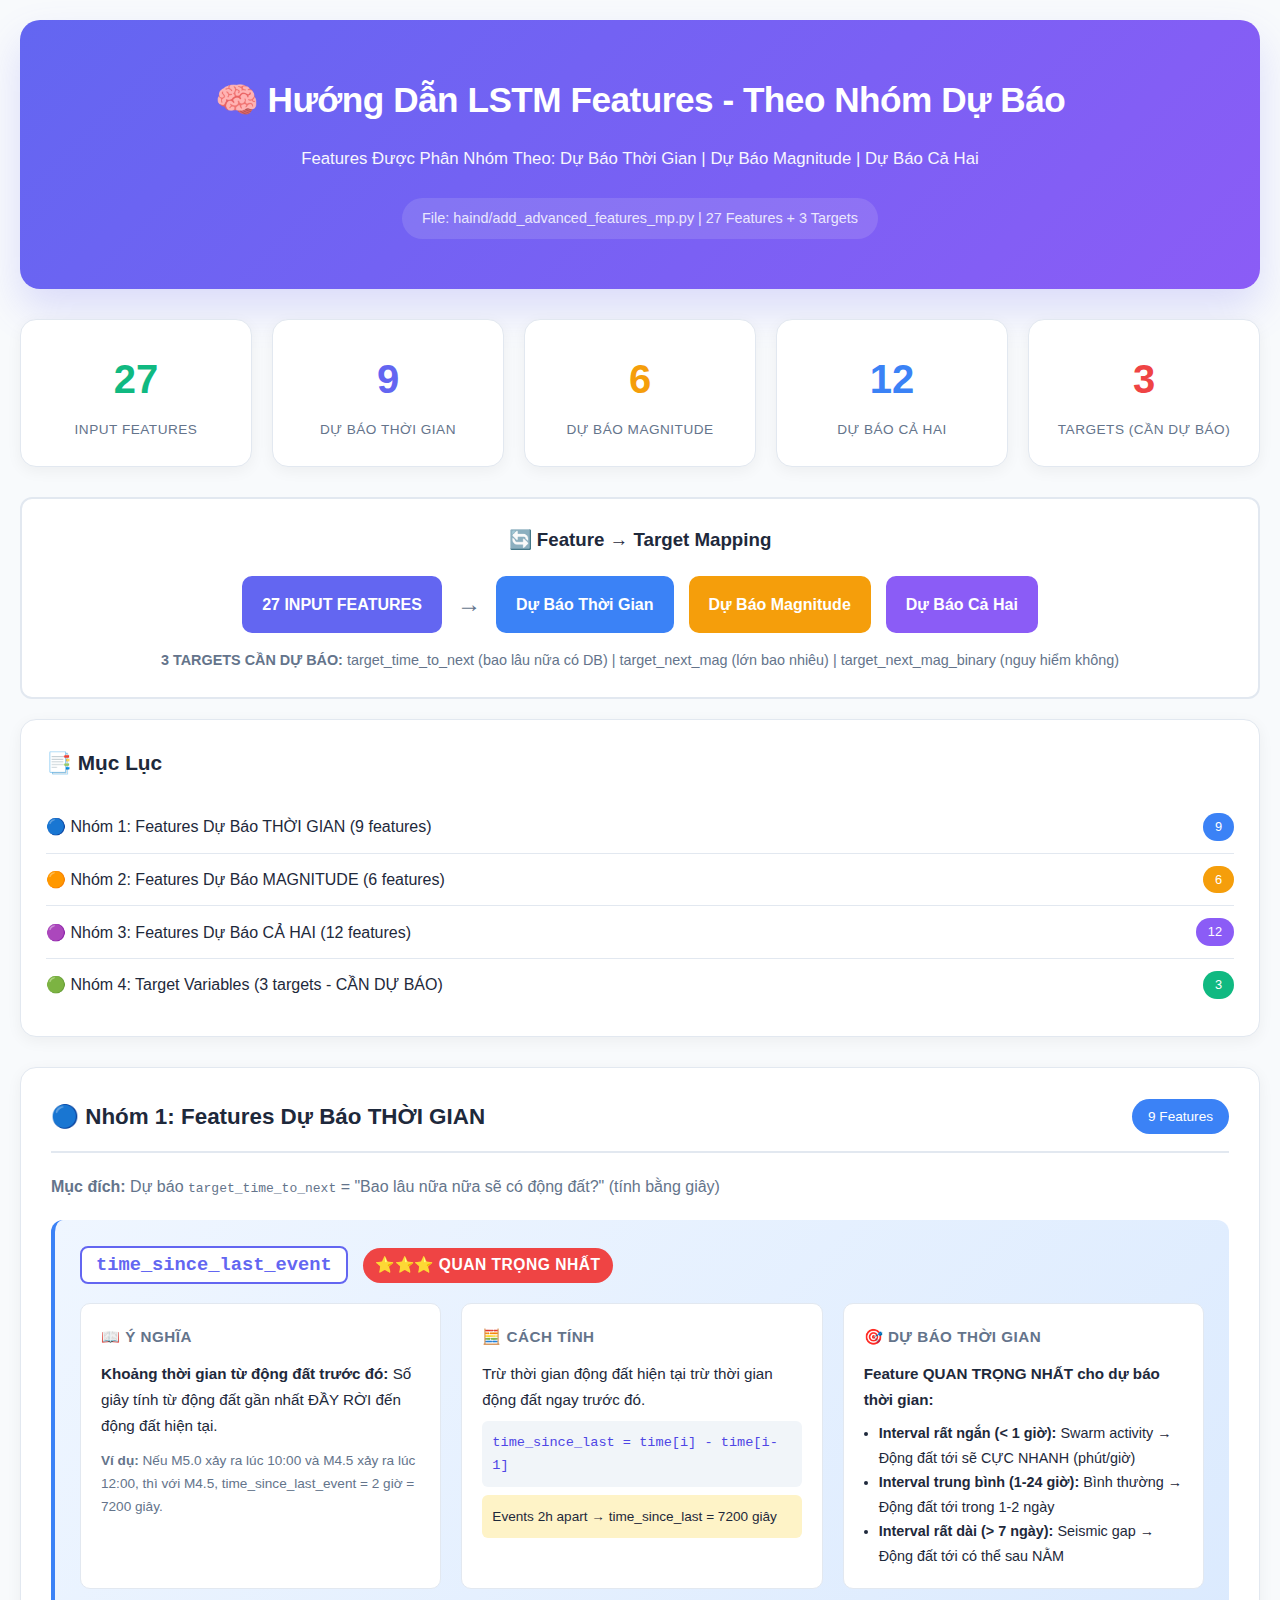
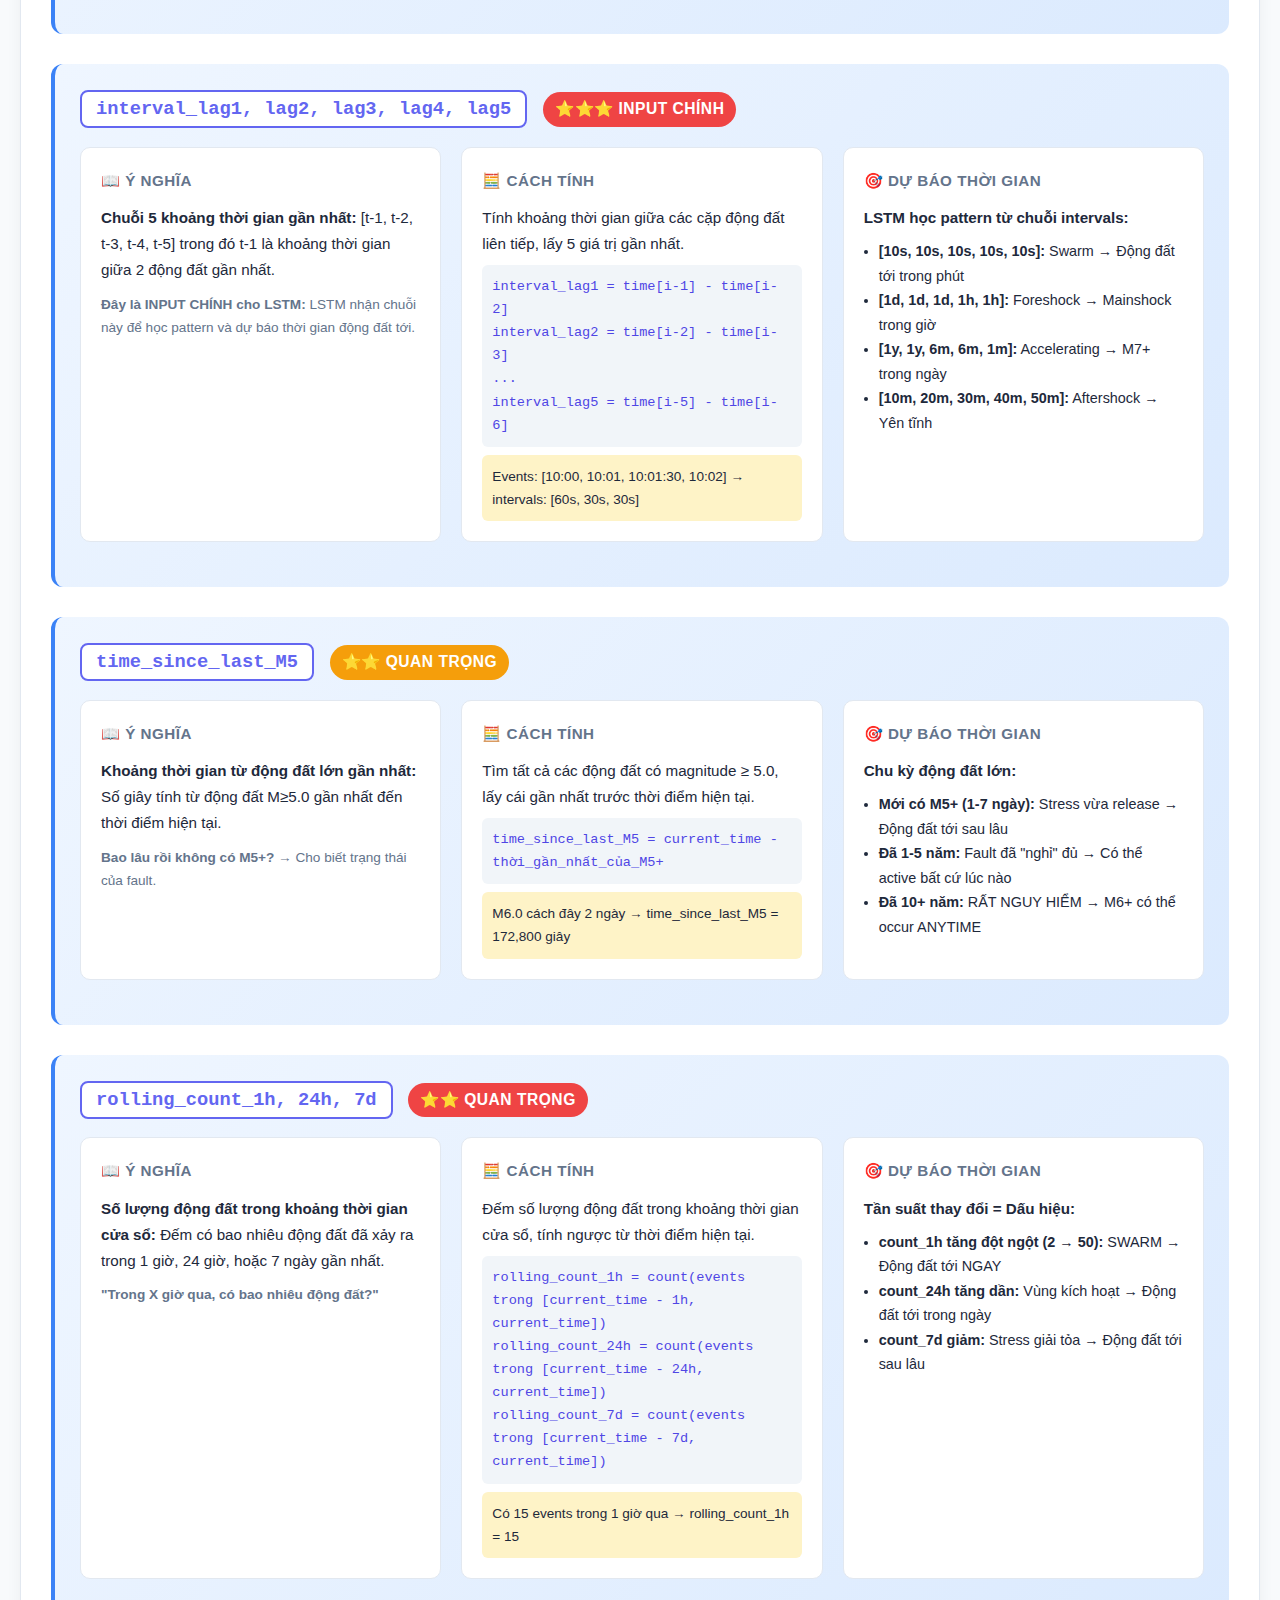
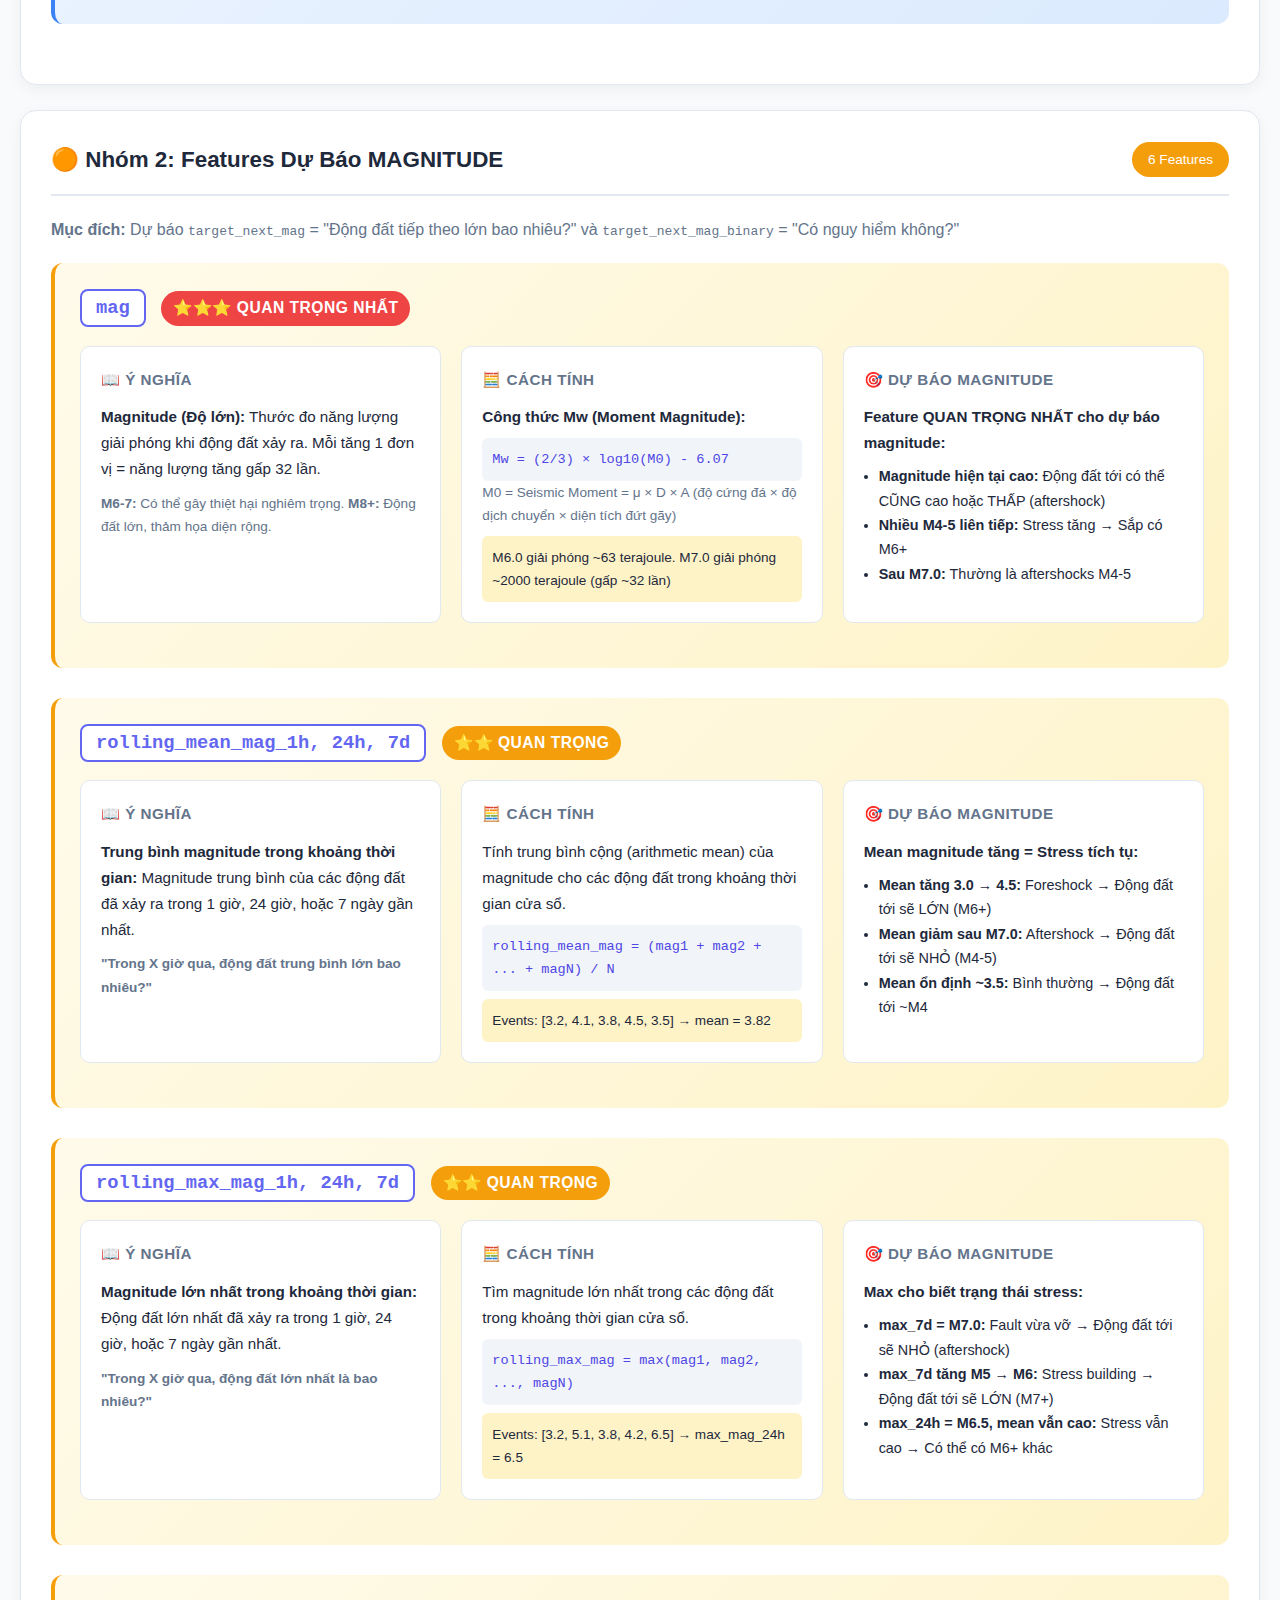
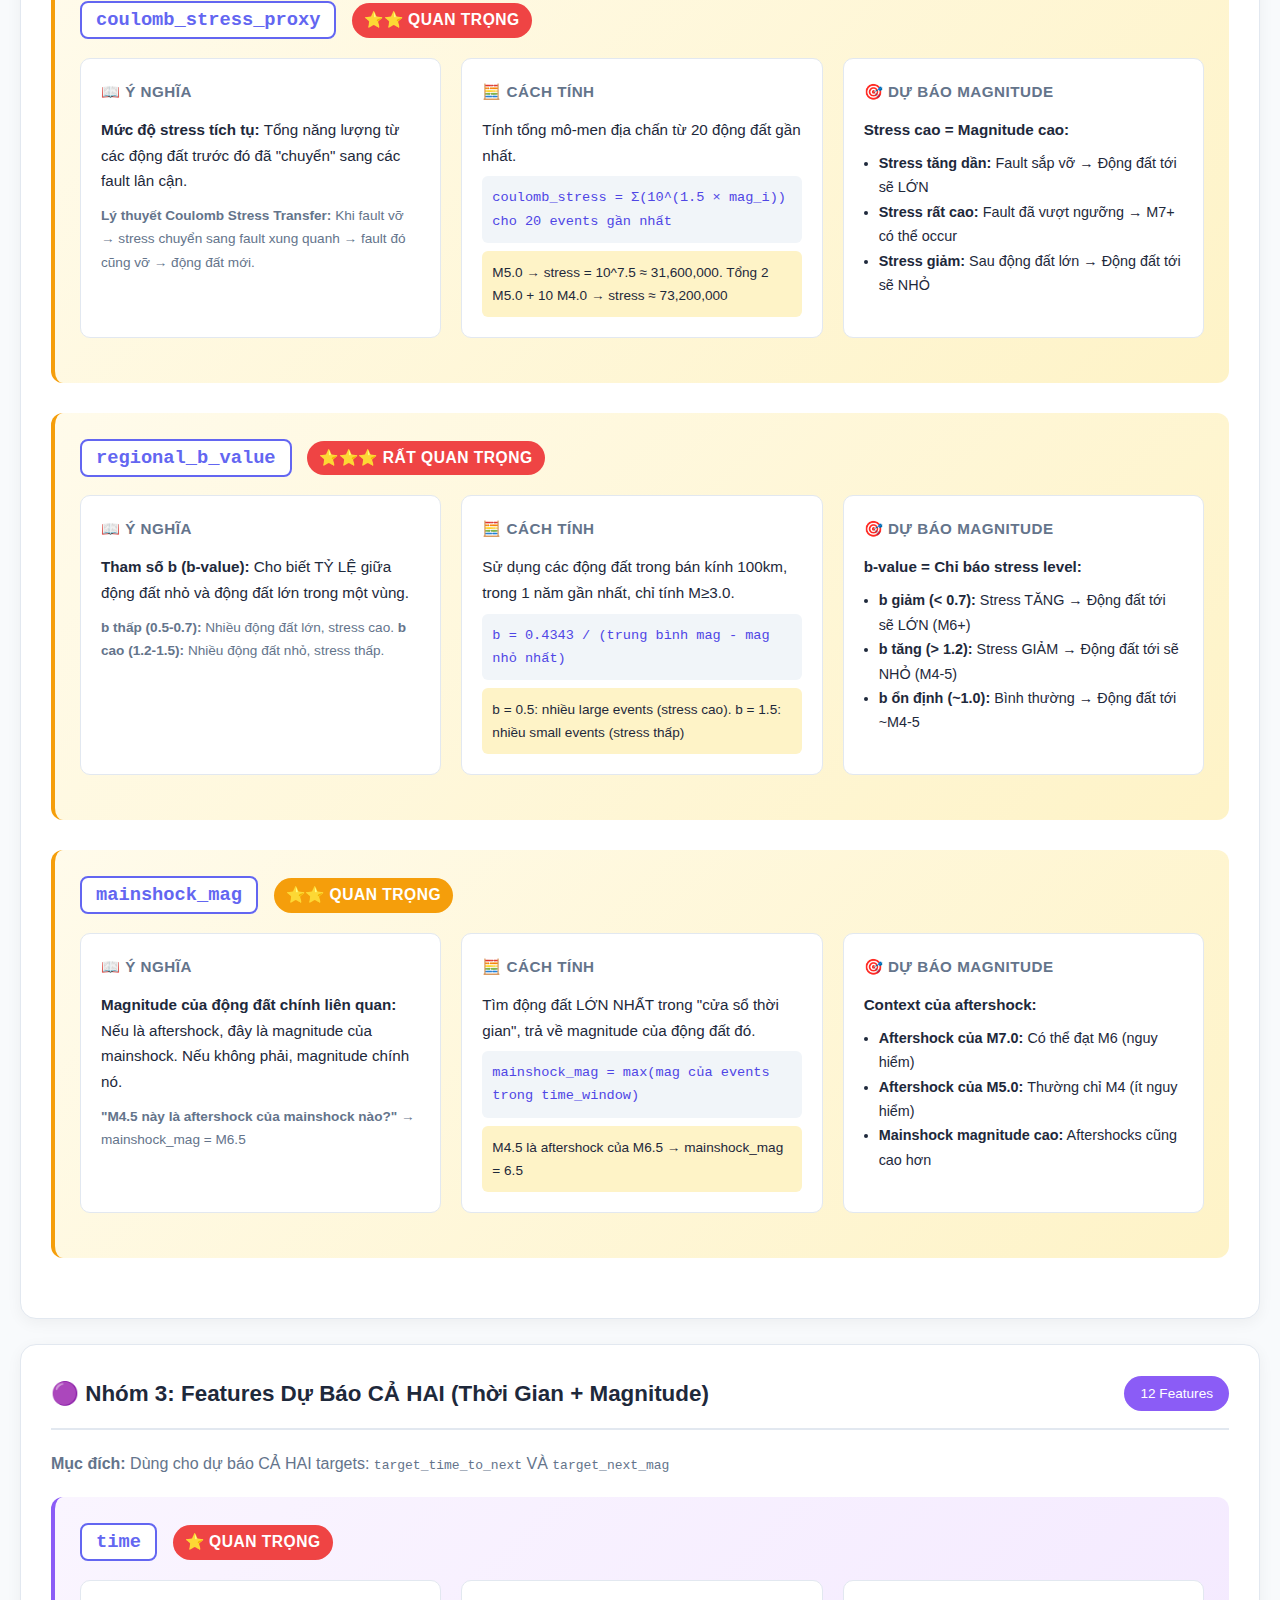
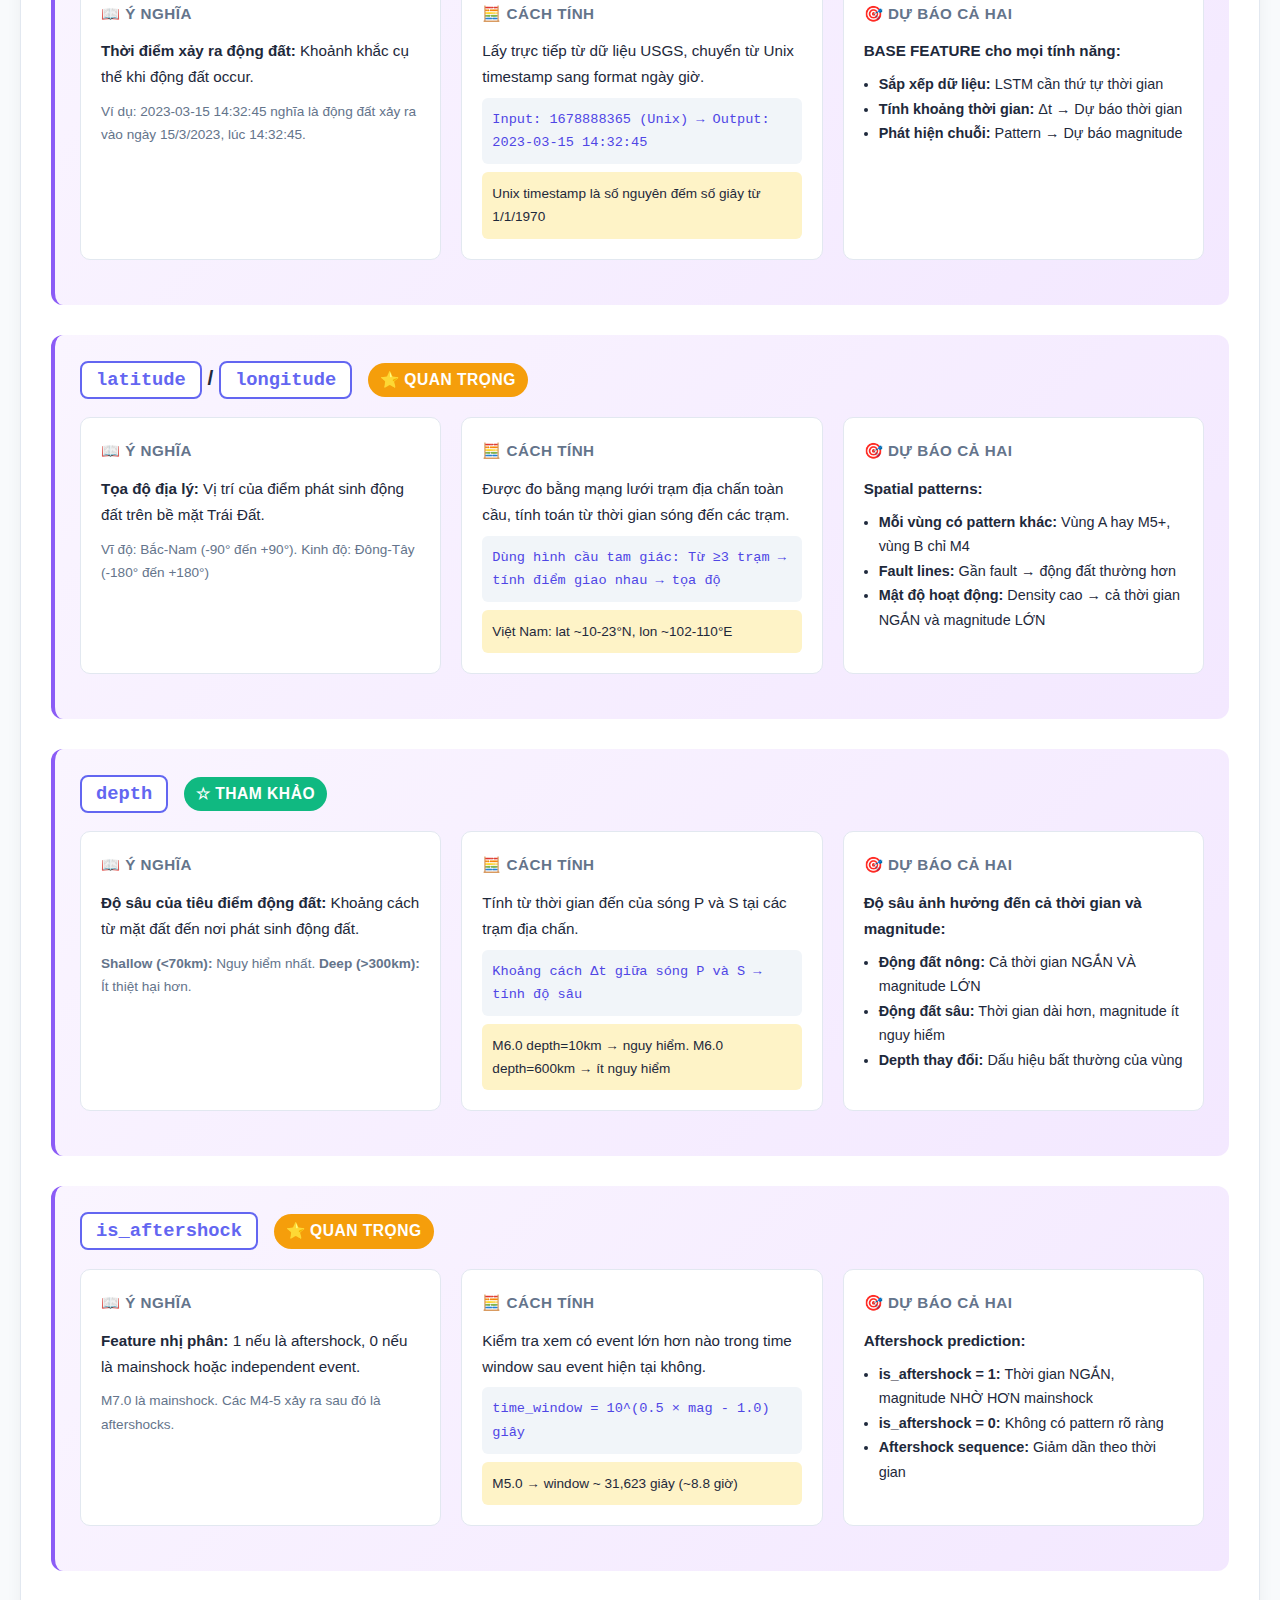
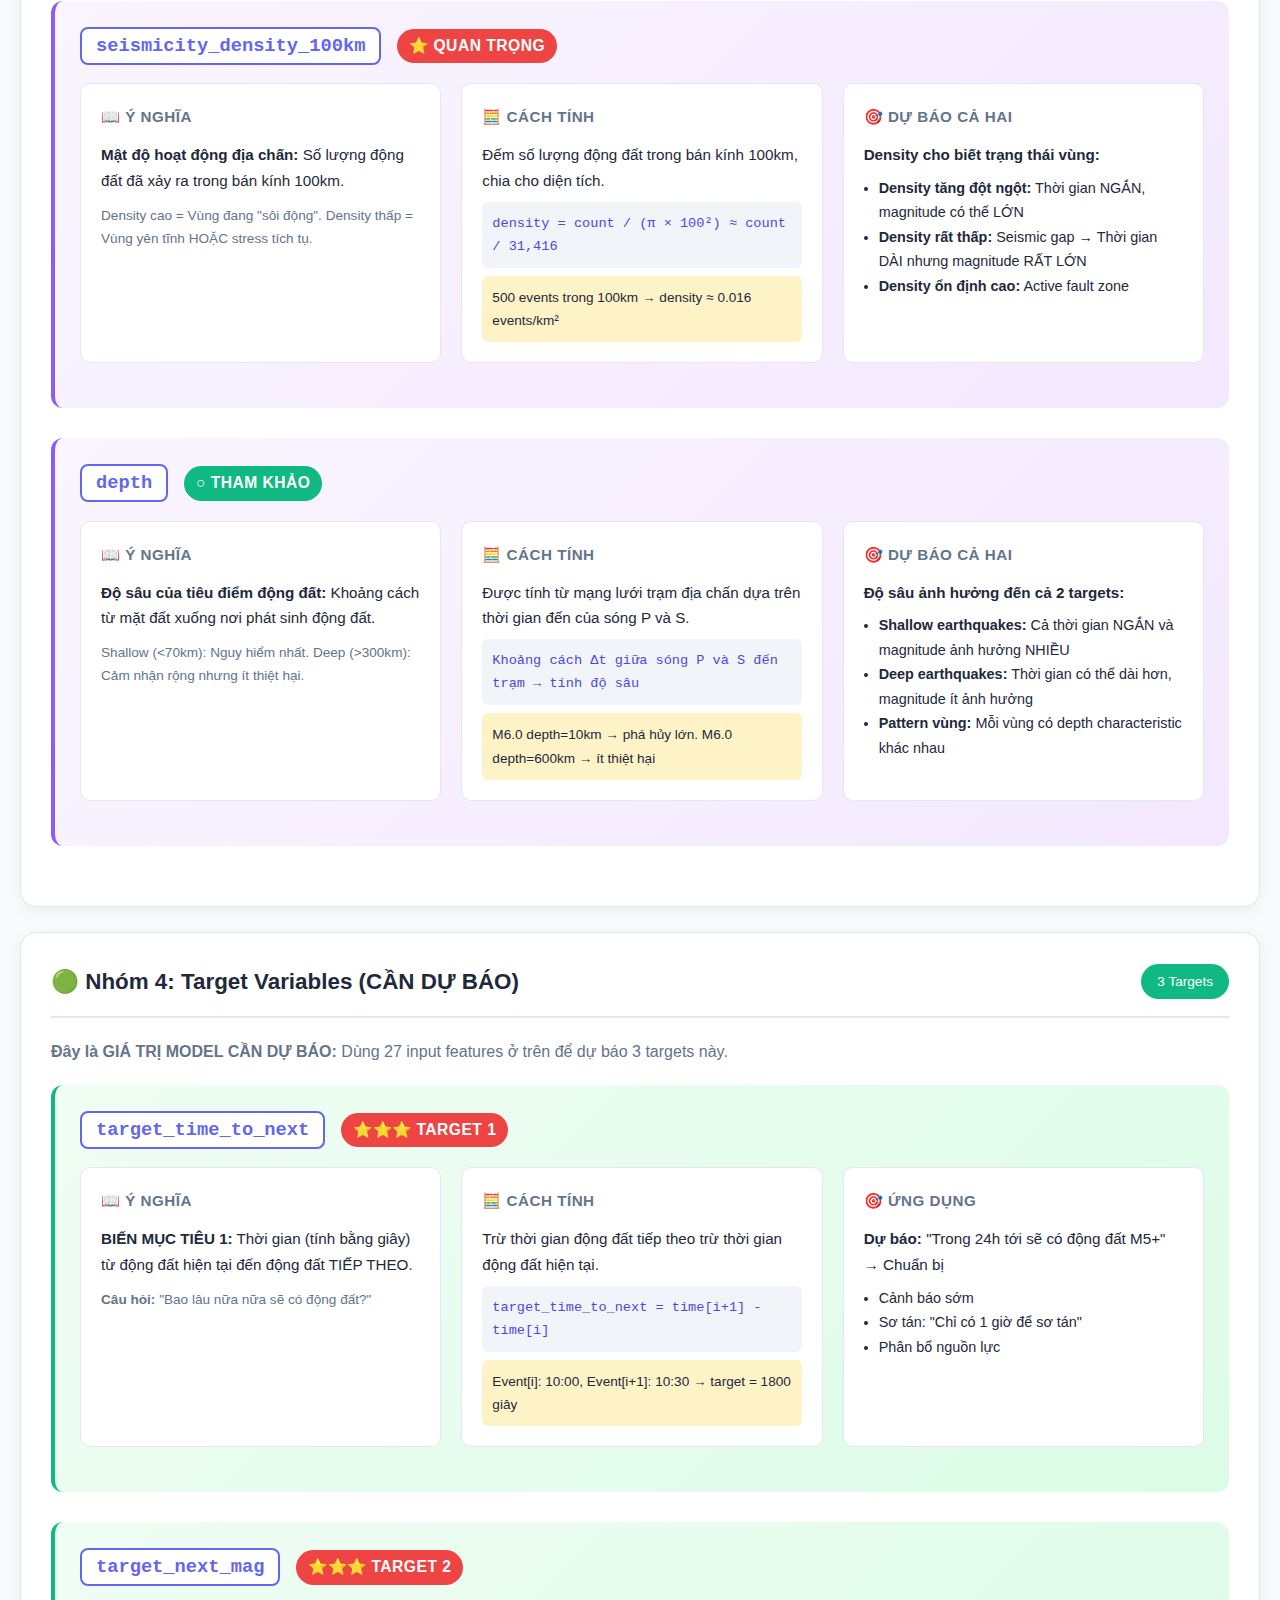
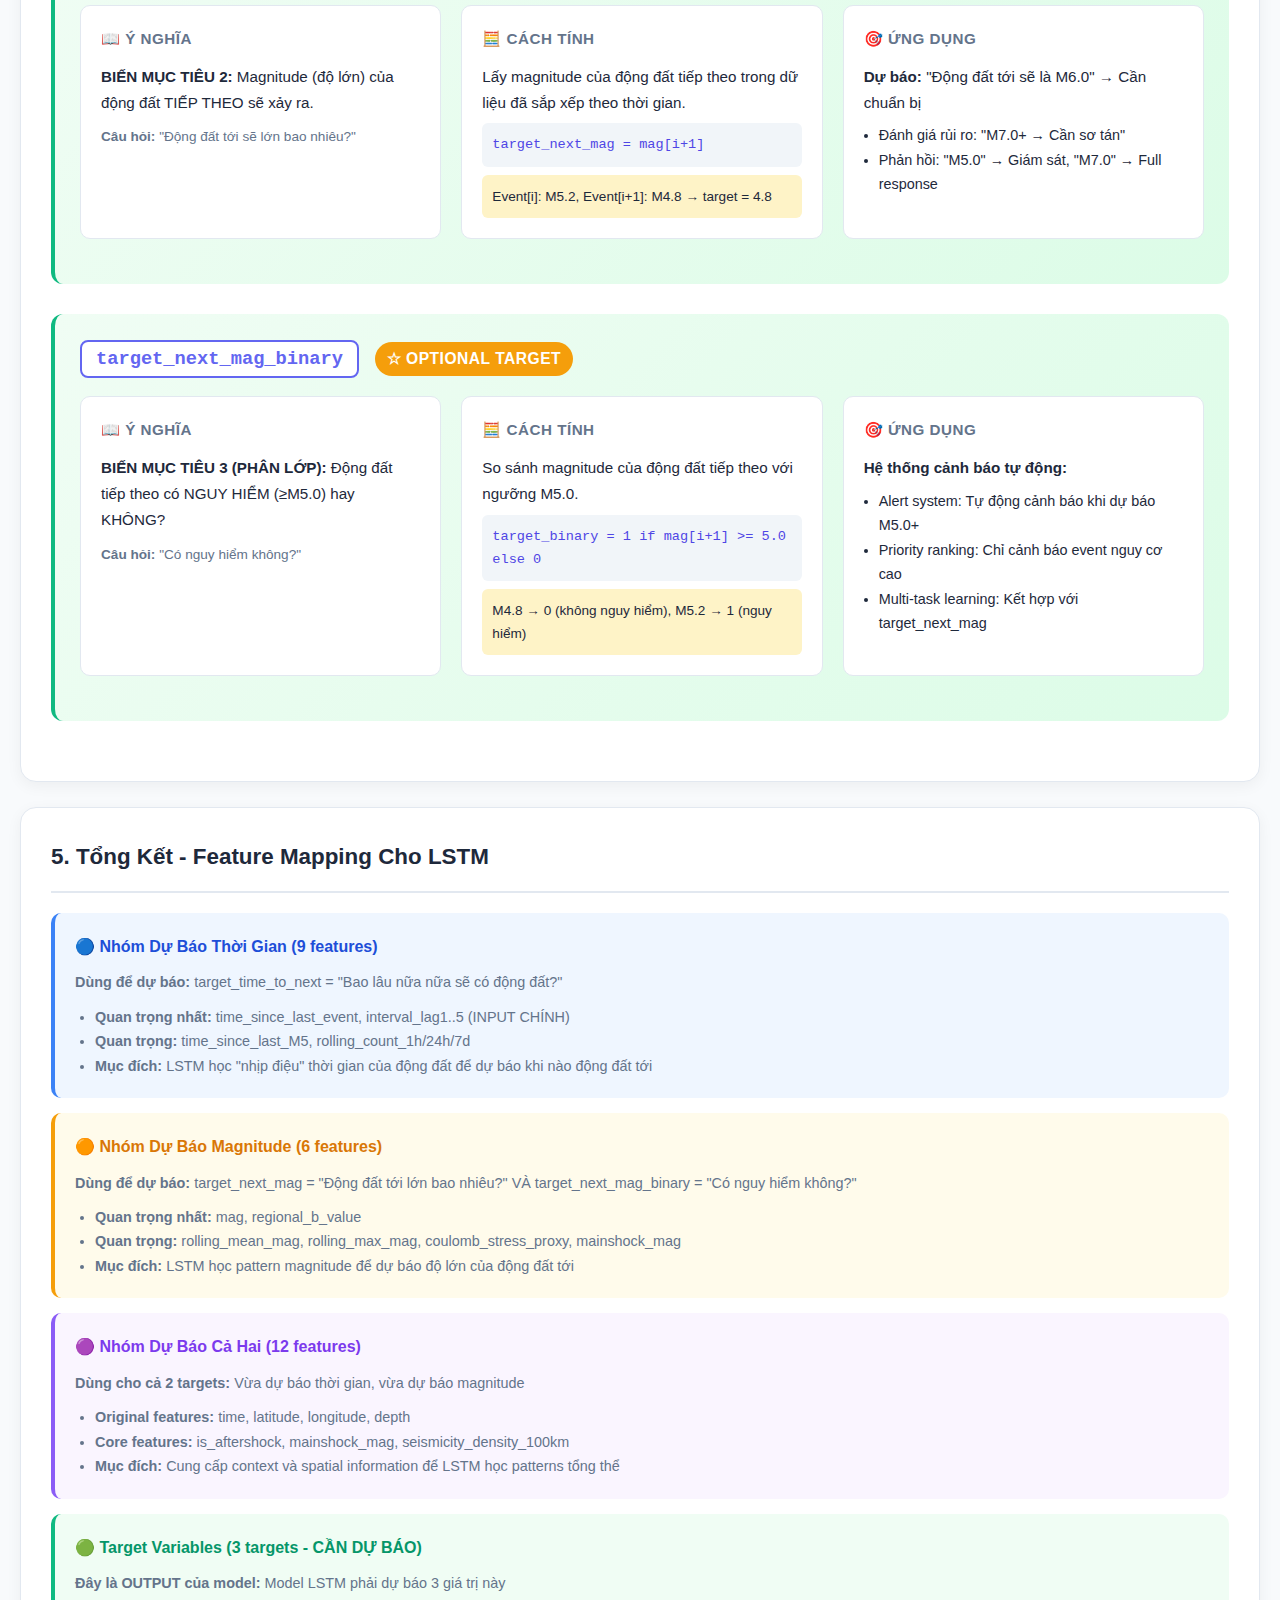
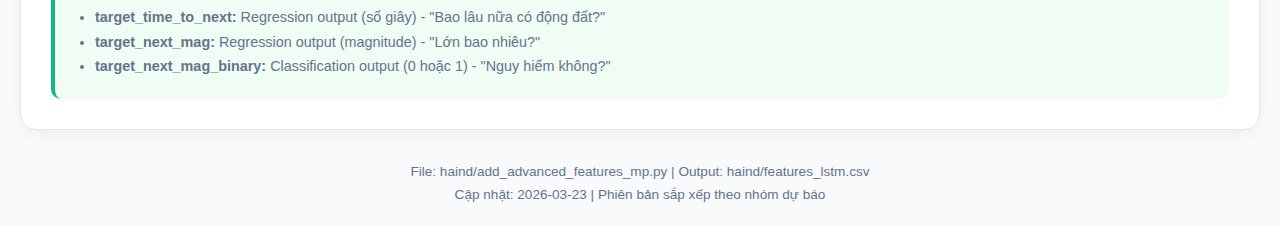
<file: haind/ADVANCED_FEATURES_GUIDE.html>
<!DOCTYPE html>
<html lang="vi">
<head>
    <meta charset="UTF-8">
    <meta name="viewport" content="width=device-width, initial-scale=1.0">
    <title>Hướng Dẫn LSTM Features - Dự Báo Động Đất</title>
    <style>
        :root {
            --primary: #6366f1;
            --primary-dark: #4f46e5;
            --secondary: #8b5cf6;
            --success: #10b981;
            --warning: #f59e0b;
            --danger: #ef4444;
            --bg: #f8fafc;
            --card-bg: #ffffff;
            --text: #1e293b;
            --text-light: #64748b;
            --border: #e2e8f0;
        }

        * {
            margin: 0;
            padding: 0;
            box-sizing: border-box;
        }

        body {
            font-family: 'Inter', -apple-system, BlinkMacSystemFont, 'Segoe UI', Roboto, sans-serif;
            line-height: 1.7;
            color: var(--text);
            background: var(--bg);
            padding: 20px;
        }

        .container {
            max-width: 1400px;
            margin: 0 auto;
        }

        /* Header */
        header {
            background: linear-gradient(135deg, var(--primary) 0%, var(--secondary) 100%);
            color: white;
            padding: 50px 40px;
            border-radius: 20px;
            margin-bottom: 30px;
            box-shadow: 0 20px 40px rgba(99, 102, 241, 0.2);
            text-align: center;
        }

        header h1 {
            font-size: 2.2em;
            font-weight: 700;
            margin-bottom: 15px;
            letter-spacing: -0.5px;
        }

        header .subtitle {
            font-size: 1.05em;
            opacity: 0.95;
            margin-bottom: 10px;
        }

        header .meta {
            font-size: 0.9em;
            opacity: 0.85;
            background: rgba(255,255,255,0.15);
            display: inline-block;
            padding: 8px 20px;
            border-radius: 50px;
            margin-top: 15px;
        }

        /* Stats Cards */
        .stats-grid {
            display: grid;
            grid-template-columns: repeat(auto-fit, minmax(180px, 1fr));
            gap: 20px;
            margin-bottom: 30px;
        }

        .stat-card {
            background: var(--card-bg);
            padding: 25px;
            border-radius: 16px;
            text-align: center;
            box-shadow: 0 4px 15px rgba(0,0,0,0.05);
            border: 1px solid var(--border);
            transition: transform 0.2s, box-shadow 0.2s;
        }

        .stat-card:hover {
            transform: translateY(-3px);
            box-shadow: 0 8px 25px rgba(0,0,0,0.1);
        }

        .stat-card .number {
            font-size: 2.5em;
            font-weight: 700;
            margin-bottom: 5px;
        }

        .stat-card .label {
            font-size: 0.85em;
            color: var(--text-light);
            text-transform: uppercase;
            letter-spacing: 0.5px;
        }

        .stat-card.primary .number { color: var(--primary); }
        .stat-card.success .number { color: var(--success); }
        .stat-card.warning .number { color: var(--warning); }
        .stat-card.info .number { color: #3b82f6; }
        .stat-card.danger .number { color: var(--danger); }

        /* Section */
        .section {
            background: var(--card-bg);
            padding: 30px;
            border-radius: 16px;
            margin-bottom: 25px;
            box-shadow: 0 4px 15px rgba(0,0,0,0.05);
            border: 1px solid var(--border);
        }

        .section-header {
            display: flex;
            align-items: center;
            justify-content: space-between;
            margin-bottom: 20px;
            padding-bottom: 15px;
            border-bottom: 2px solid var(--border);
        }

        .section-title {
            font-size: 1.4em;
            color: var(--text);
            font-weight: 600;
        }

        .section-badge {
            background: var(--primary);
            color: white;
            padding: 6px 16px;
            border-radius: 20px;
            font-size: 0.85em;
            font-weight: 500;
        }

        .section-badge.target {
            background: var(--success);
        }

        .section-badge.time {
            background: #3b82f6;
        }

        .section-badge.mag {
            background: #f59e0b;
        }

        .section-badge.both {
            background: #8b5cf6;
        }

        /* Feature Detail Card */
        .feature-detail {
            margin-bottom: 30px;
            padding: 25px;
            background: linear-gradient(135deg, #f8fafc 0%, #f1f5f9 100%);
            border-radius: 12px;
            border-left: 4px solid var(--primary);
        }

        .feature-detail.time {
            border-left-color: #3b82f6;
            background: linear-gradient(135deg, #eff6ff 0%, #dbeafe 100%);
        }

        .feature-detail.mag {
            border-left-color: #f59e0b;
            background: linear-gradient(135deg, #fffbeb 0%, #fef3c7 100%);
        }

        .feature-detail.both {
            border-left-color: #8b5cf6;
            background: linear-gradient(135deg, #faf5ff 0%, #f3e8ff 100%);
        }

        .feature-detail.target {
            border-left-color: var(--success);
            background: linear-gradient(135deg, #f0fdf4 0%, #dcfce7 100%);
        }

        .feature-name {
            font-size: 1.3em;
            font-weight: 700;
            margin-bottom: 15px;
            color: var(--text);
        }

        .feature-name .code {
            font-family: 'Fira Code', 'Consolas', monospace;
            background: white;
            padding: 6px 14px;
            border-radius: 8px;
            font-size: 0.9em;
            color: var(--primary);
            font-weight: 600;
            border: 2px solid var(--primary);
        }

        .feature-detail-grid {
            display: grid;
            grid-template-columns: repeat(auto-fit, minmax(280px, 1fr));
            gap: 20px;
            margin: 20px 0;
        }

        .info-box {
            background: white;
            padding: 20px;
            border-radius: 10px;
            border: 1px solid var(--border);
        }

        .info-box h4 {
            font-size: 0.95em;
            text-transform: uppercase;
            letter-spacing: 0.5px;
            margin-bottom: 12px;
            color: var(--text-light);
        }

        .info-box p {
            font-size: 0.95em;
            color: var(--text);
        }

        .info-box .formula {
            font-family: 'Fira Code', monospace;
            background: #f1f5f9;
            padding: 10px;
            border-radius: 6px;
            margin-top: 8px;
            font-size: 0.85em;
            color: var(--primary-dark);
        }

        .info-box .example {
            background: #fef3c7;
            padding: 10px;
            border-radius: 6px;
            margin-top: 8px;
            font-size: 0.85em;
        }

        /* Importance Badge */
        .importance {
            display: inline-block;
            padding: 4px 12px;
            border-radius: 20px;
            font-size: 0.75em;
            font-weight: 600;
            text-transform: uppercase;
            letter-spacing: 0.5px;
            margin-left: 10px;
        }

        .importance-high {
            background: var(--danger);
            color: white;
        }

        .importance-medium {
            background: var(--warning);
            color: white;
        }

        .importance-low {
            background: var(--success);
            color: white;
        }

        /* TOC */
        .toc {
            background: var(--card-bg);
            padding: 25px;
            border-radius: 16px;
            margin-bottom: 30px;
            box-shadow: 0 4px 15px rgba(0,0,0,0.05);
            border: 1px solid var(--border);
        }

        .toc h2 {
            font-size: 1.3em;
            margin-bottom: 20px;
            color: var(--text);
        }

        .toc-list {
            list-style: none;
        }

        .toc-list li {
            padding: 12px 0;
            border-bottom: 1px solid var(--border);
        }

        .toc-list li:last-child {
            border-bottom: none;
        }

        .toc-list a {
            color: var(--text);
            text-decoration: none;
            display: flex;
            align-items: center;
            justify-content: space-between;
            font-weight: 500;
            transition: color 0.2s;
        }

        .toc-list a:hover {
            color: var(--primary);
        }

        .toc-count {
            background: var(--primary);
            color: white;
            padding: 3px 12px;
            border-radius: 15px;
            font-size: 0.8em;
        }

        .toc-count.target { background: var(--success); }
        .toc-count.time { background: #3b82f6; }
        .toc-count.mag { background: #f59e0b; }
        .toc-count.both { background: #8b5cf6; }

        /* Mapping Diagram */
        .mapping-diagram {
            background: white;
            padding: 25px;
            border-radius: 12px;
            margin: 20px 0;
            border: 2px solid var(--border);
        }

        .mapping-diagram h3 {
            text-align: center;
            margin-bottom: 20px;
            color: var(--text);
        }

        .mapping-flow {
            display: flex;
            align-items: center;
            justify-content: center;
            gap: 15px;
            flex-wrap: wrap;
        }

        .mapping-box {
            padding: 15px 20px;
            border-radius: 10px;
            text-align: center;
            font-weight: 600;
        }

        .mapping-box.input {
            background: var(--primary);
            color: white;
        }

        .mapping-box.target-time {
            background: #3b82f6;
            color: white;
        }

        .mapping-box.target-mag {
            background: #f59e0b;
            color: white;
        }

        .mapping-box.target-both {
            background: #8b5cf6;
            color: white;
        }

        .mapping-arrow {
            font-size: 1.5em;
            color: var(--text-light);
        }

        /* Footer */
        footer {
            background: var(--card-bg);
            padding: 30px;
            border-radius: 16px;
            text-align: center;
            box-shadow: 0 4px 15px rgba(0,0,0,0.05);
            border: 1px solid var(--border);
            margin-top: 30px;
        }

        footer p {
            color: var(--text-light);
            margin-bottom: 8px;
        }

        /* Responsive */
        @media (max-width: 768px) {
            header h1 { font-size: 1.8em; }
            .stats-grid { grid-template-columns: repeat(2, 1fr); }
            .feature-detail-grid { grid-template-columns: 1fr; }
        }
    </style>
</head>
<body>
    <div class="container">
        <header>
            <h1>🧠 Hướng Dẫn LSTM Features - Theo Nhóm Dự Báo</h1>
            <p class="subtitle">Features Được Phân Nhóm Theo: Dự Báo Thời Gian | Dự Báo Magnitude | Dự Báo Cả Hai</p>
            <div class="meta">File: haind/add_advanced_features_mp.py | 27 Features + 3 Targets</div>
        </header>

        <!-- Thống kê -->
        <div class="stats-grid">
            <div class="stat-card success">
                <div class="number">27</div>
                <div class="label">Input Features</div>
            </div>
            <div class="stat-card primary">
                <div class="number">9</div>
                <div class="label">Dự Báo Thời Gian</div>
            </div>
            <div class="stat-card warning">
                <div class="number">6</div>
                <div class="label">Dự Báo Magnitude</div>
            </div>
            <div class="stat-card info">
                <div class="number">12</div>
                <div class="label">Dự Báo Cả Hai</div>
            </div>
            <div class="stat-card danger">
                <div class="number">3</div>
                <div class="label">Targets (Cần Dự Báo)</div>
            </div>
        </div>

        <!-- Mapping Diagram -->
        <div class="mapping-diagram">
            <h3>🔄 Feature → Target Mapping</h3>
            <div class="mapping-flow">
                <div class="mapping-box input">27 INPUT FEATURES</div>
                <div class="mapping-arrow">→</div>
                <div class="mapping-box target-time">Dự Báo Thời Gian</div>
                <div class="mapping-box target-mag">Dự Báo Magnitude</div>
                <div class="mapping-box target-both">Dự Báo Cả Hai</div>
            </div>
            <p style="text-align: center; margin-top: 15px; font-size: 0.9em; color: var(--text-light);">
                <strong>3 TARGETS CẦN DỰ BÁO:</strong> target_time_to_next (bao lâu nữa có DB) | target_next_mag (lớn bao nhiêu) | target_next_mag_binary (nguy hiểm không)
            </p>
        </div>

        <!-- Mục lục -->
        <div class="toc">
            <h2>📑 Mục Lục</h2>
            <ul class="toc-list">
                <li><a href="#time">🔵 Nhóm 1: Features Dự Báo THỜI GIAN (9 features) <span class="toc-count time">9</span></a></li>
                <li><a href="#mag">🟠 Nhóm 2: Features Dự Báo MAGNITUDE (6 features) <span class="toc-count mag">6</span></a></li>
                <li><a href="#both">🟣 Nhóm 3: Features Dự Báo CẢ HAI (12 features) <span class="toc-count both">12</span></a></li>
                <li><a href="#targets">🟢 Nhóm 4: Target Variables (3 targets - CẦN DỰ BÁO) <span class="toc-count target">3</span></a></li>
            </ul>
        </div>

        <!-- GROUP 1: TIME PREDICTION FEATURES -->
        <div class="section" id="time">
            <div class="section-header">
                <h2 class="section-title">🔵 Nhóm 1: Features Dự Báo THỜI GIAN</h2>
                <span class="section-badge time">9 Features</span>
            </div>
            <p style="margin-bottom: 20px; color: var(--text-light);">
                <strong>Mục đích:</strong> Dự báo <code>target_time_to_next</code> = "Bao lâu nữa nữa sẽ có động đất?" (tính bằng giây)
            </p>

            <!-- time_since_last_event -->
            <div class="feature-detail time">
                <div class="feature-name">
                    <span class="code">time_since_last_event</span>
                    <span class="importance importance-high">⭐⭐⭐ Quan trọng nhất</span>
                </div>
                <div class="feature-detail-grid">
                    <div class="info-box">
                        <h4>📖 Ý Nghĩa</h4>
                        <p><strong>Khoảng thời gian từ động đất trước đó:</strong> Số giây tính từ động đất gần nhất ĐẦY RỜI đến động đất hiện tại.</p>
                        <p style="margin-top: 10px; font-size: 0.85em; color: var(--text-light);"><strong>Ví dụ:</strong> Nếu M5.0 xảy ra lúc 10:00 và M4.5 xảy ra lúc 12:00, thì với M4.5, time_since_last_event = 2 giờ = 7200 giây.</p>
                    </div>
                    <div class="info-box">
                        <h4>🧮 Cách Tính</h4>
                        <p>Trừ thời gian động đất hiện tại trừ thời gian động đất ngay trước đó.</p>
                        <div class="formula">time_since_last = time[i] - time[i-1]</div>
                        <div class="example">Events 2h apart → time_since_last = 7200 giây</div>
                    </div>
                    <div class="info-box">
                        <h4>🎯 Dự Báo Thời Gian</h4>
                        <p><strong>Feature QUAN TRỌNG NHẤT cho dự báo thời gian:</strong></p>
                        <ul style="margin-left: 15px; font-size: 0.9em; margin-top: 8px;">
                            <li><strong>Interval rất ngắn (< 1 giờ):</strong> Swarm activity → Động đất tới sẽ CỰC NHANH (phút/giờ)</li>
                            <li><strong>Interval trung bình (1-24 giờ):</strong> Bình thường → Động đất tới trong 1-2 ngày</li>
                            <li><strong>Interval rất dài (> 7 ngày):</strong> Seismic gap → Động đất tới có thể sau NẰM</li>
                        </ul>
                    </div>
                </div>
            </div>

            <!-- interval_lag1..5 -->
            <div class="feature-detail time">
                <div class="feature-name">
                    <span class="code">interval_lag1, lag2, lag3, lag4, lag5</span>
                    <span class="importance importance-high">⭐⭐⭐ INPUT chính</span>
                </div>
                <div class="feature-detail-grid">
                    <div class="info-box">
                        <h4>📖 Ý Nghĩa</h4>
                        <p><strong>Chuỗi 5 khoảng thời gian gần nhất:</strong> [t-1, t-2, t-3, t-4, t-5] trong đó t-1 là khoảng thời gian giữa 2 động đất gần nhất.</p>
                        <p style="margin-top: 10px; font-size: 0.85em; color: var(--text-light);"><strong>Đây là INPUT CHÍNH cho LSTM:</strong> LSTM nhận chuỗi này để học pattern và dự báo thời gian động đất tới.</p>
                    </div>
                    <div class="info-box">
                        <h4>🧮 Cách Tính</h4>
                        <p>Tính khoảng thời gian giữa các cặp động đất liên tiếp, lấy 5 giá trị gần nhất.</p>
                        <div class="formula">
                            interval_lag1 = time[i-1] - time[i-2]<br>
                            interval_lag2 = time[i-2] - time[i-3]<br>
                            ...<br>
                            interval_lag5 = time[i-5] - time[i-6]
                        </div>
                        <div class="example">Events: [10:00, 10:01, 10:01:30, 10:02] → intervals: [60s, 30s, 30s]</div>
                    </div>
                    <div class="info-box">
                        <h4>🎯 Dự Báo Thời Gian</h4>
                        <p><strong>LSTM học pattern từ chuỗi intervals:</strong></p>
                        <ul style="margin-left: 15px; font-size: 0.9em; margin-top: 8px;">
                            <li><strong>[10s, 10s, 10s, 10s, 10s]:</strong> Swarm → Động đất tới trong phút</li>
                            <li><strong>[1d, 1d, 1d, 1h, 1h]:</strong> Foreshock → Mainshock trong giờ</li>
                            <li><strong>[1y, 1y, 6m, 6m, 1m]:</strong> Accelerating → M7+ trong ngày</li>
                            <li><strong>[10m, 20m, 30m, 40m, 50m]:</strong> Aftershock → Yên tĩnh</li>
                        </ul>
                    </div>
                </div>
            </div>

            <!-- time_since_last_M5 -->
            <div class="feature-detail time">
                <div class="feature-name">
                    <span class="code">time_since_last_M5</span>
                    <span class="importance importance-medium">⭐⭐ Quan trọng</span>
                </div>
                <div class="feature-detail-grid">
                    <div class="info-box">
                        <h4>📖 Ý Nghĩa</h4>
                        <p><strong>Khoảng thời gian từ động đất lớn gần nhất:</strong> Số giây tính từ động đất M≥5.0 gần nhất đến thời điểm hiện tại.</p>
                        <p style="margin-top: 10px; font-size: 0.85em; color: var(--text-light);"><strong>Bao lâu rồi không có M5+?</strong> → Cho biết trạng thái của fault.</p>
                    </div>
                    <div class="info-box">
                        <h4>🧮 Cách Tính</h4>
                        <p>Tìm tất cả các động đất có magnitude ≥ 5.0, lấy cái gần nhất trước thời điểm hiện tại.</p>
                        <div class="formula">time_since_last_M5 = current_time - thời_gần_nhất_của_M5+</div>
                        <div class="example">M6.0 cách đây 2 ngày → time_since_last_M5 = 172,800 giây</div>
                    </div>
                    <div class="info-box">
                        <h4>🎯 Dự Báo Thời Gian</h4>
                        <p><strong>Chu kỳ động đất lớn:</strong></p>
                        <ul style="margin-left: 15px; font-size: 0.9em; margin-top: 8px;">
                            <li><strong>Mới có M5+ (1-7 ngày):</strong> Stress vừa release → Động đất tới sau lâu</li>
                            <li><strong>Đã 1-5 năm:</strong> Fault đã "nghỉ" đủ → Có thể active bất cứ lúc nào</li>
                            <li><strong>Đã 10+ năm:</strong> RẤT NGUY HIỂM → M6+ có thể occur ANYTIME</li>
                        </ul>
                    </div>
                </div>
            </div>

            <!-- rolling_count features -->
            <div class="feature-detail time">
                <div class="feature-name">
                    <span class="code">rolling_count_1h, 24h, 7d</span>
                    <span class="importance importance-high">⭐⭐ Quan trọng</span>
                </div>
                <div class="feature-detail-grid">
                    <div class="info-box">
                        <h4>📖 Ý Nghĩa</h4>
                        <p><strong>Số lượng động đất trong khoảng thời gian cửa sổ:</strong> Đếm có bao nhiêu động đất đã xảy ra trong 1 giờ, 24 giờ, hoặc 7 ngày gần nhất.</p>
                        <p style="margin-top: 10px; font-size: 0.85em; color: var(--text-light);"><strong>"Trong X giờ qua, có bao nhiêu động đất?"</strong></p>
                    </div>
                    <div class="info-box">
                        <h4>🧮 Cách Tính</h4>
                        <p>Đếm số lượng động đất trong khoảng thời gian cửa sổ, tính ngược từ thời điểm hiện tại.</p>
                        <div class="formula">
                            rolling_count_1h = count(events trong [current_time - 1h, current_time])<br>
                            rolling_count_24h = count(events trong [current_time - 24h, current_time])<br>
                            rolling_count_7d = count(events trong [current_time - 7d, current_time])
                        </div>
                        <div class="example">Có 15 events trong 1 giờ qua → rolling_count_1h = 15</div>
                    </div>
                    <div class="info-box">
                        <h4>🎯 Dự Báo Thời Gian</h4>
                        <p><strong>Tần suất thay đổi = Dấu hiệu:</strong></p>
                        <ul style="margin-left: 15px; font-size: 0.9em; margin-top: 8px;">
                            <li><strong>count_1h tăng đột ngột (2 → 50):</strong> SWARM → Động đất tới NGAY</li>
                            <li><strong>count_24h tăng dần:</strong> Vùng kích hoạt → Động đất tới trong ngày</li>
                            <li><strong>count_7d giảm:</strong> Stress giải tỏa → Động đất tới sau lâu</li>
                        </ul>
                    </div>
                </div>
            </div>
        </div>

        <!-- GROUP 2: MAGNITUDE PREDICTION FEATURES -->
        <div class="section" id="mag">
            <div class="section-header">
                <h2 class="section-title">🟠 Nhóm 2: Features Dự Báo MAGNITUDE</h2>
                <span class="section-badge mag">6 Features</span>
            </div>
            <p style="margin-bottom: 20px; color: var(--text-light);">
                <strong>Mục đích:</strong> Dự báo <code>target_next_mag</code> = "Động đất tiếp theo lớn bao nhiêu?" và <code>target_next_mag_binary</code> = "Có nguy hiểm không?"
            </p>

            <!-- mag -->
            <div class="feature-detail mag">
                <div class="feature-name">
                    <span class="code">mag</span>
                    <span class="importance importance-high">⭐⭐⭐ Quan trọng nhất</span>
                </div>
                <div class="feature-detail-grid">
                    <div class="info-box">
                        <h4>📖 Ý Nghĩa</h4>
                        <p><strong>Magnitude (Độ lớn):</strong> Thước đo năng lượng giải phóng khi động đất xảy ra. Mỗi tăng 1 đơn vị = năng lượng tăng gấp 32 lần.</p>
                        <p style="margin-top: 10px; font-size: 0.85em; color: var(--text-light);"><strong>M6-7:</strong> Có thể gây thiệt hại nghiêm trọng. <strong>M8+:</strong> Động đất lớn, thảm họa diện rộng.</p>
                    </div>
                    <div class="info-box">
                        <h4>🧮 Cách Tính</h4>
                        <p><strong>Công thức Mw (Moment Magnitude):</strong></p>
                        <div class="formula">Mw = (2/3) × log10(M0) - 6.07</div>
                        <p style="font-size: 0.85em; color: var(--text-light);">M0 = Seismic Moment = μ × D × A (độ cứng đá × độ dịch chuyển × diện tích đứt gãy)</p>
                        <div class="example">M6.0 giải phóng ~63 terajoule. M7.0 giải phóng ~2000 terajoule (gấp ~32 lần)</div>
                    </div>
                    <div class="info-box">
                        <h4>🎯 Dự Báo Magnitude</h4>
                        <p><strong>Feature QUAN TRỌNG NHẤT cho dự báo magnitude:</strong></p>
                        <ul style="margin-left: 15px; font-size: 0.9em; margin-top: 8px;">
                            <li><strong>Magnitude hiện tại cao:</strong> Động đất tới có thể CŨNG cao hoặc THẤP (aftershock)</li>
                            <li><strong>Nhiều M4-5 liên tiếp:</strong> Stress tăng → Sắp có M6+</li>
                            <li><strong>Sau M7.0:</strong> Thường là aftershocks M4-5</li>
                        </ul>
                    </div>
                </div>
            </div>

            <!-- rolling_mean_mag -->
            <div class="feature-detail mag">
                <div class="feature-name">
                    <span class="code">rolling_mean_mag_1h, 24h, 7d</span>
                    <span class="importance importance-medium">⭐⭐ Quan trọng</span>
                </div>
                <div class="feature-detail-grid">
                    <div class="info-box">
                        <h4>📖 Ý Nghĩa</h4>
                        <p><strong>Trung bình magnitude trong khoảng thời gian:</strong> Magnitude trung bình của các động đất đã xảy ra trong 1 giờ, 24 giờ, hoặc 7 ngày gần nhất.</p>
                        <p style="margin-top: 10px; font-size: 0.85em; color: var(--text-light);"><strong>"Trong X giờ qua, động đất trung bình lớn bao nhiêu?"</strong></p>
                    </div>
                    <div class="info-box">
                        <h4>🧮 Cách Tính</h4>
                        <p>Tính trung bình cộng (arithmetic mean) của magnitude cho các động đất trong khoảng thời gian cửa sổ.</p>
                        <div class="formula">rolling_mean_mag = (mag1 + mag2 + ... + magN) / N</div>
                        <div class="example">Events: [3.2, 4.1, 3.8, 4.5, 3.5] → mean = 3.82</div>
                    </div>
                    <div class="info-box">
                        <h4>🎯 Dự Báo Magnitude</h4>
                        <p><strong>Mean magnitude tăng = Stress tích tụ:</strong></p>
                        <ul style="margin-left: 15px; font-size: 0.9em; margin-top: 8px;">
                            <li><strong>Mean tăng 3.0 → 4.5:</strong> Foreshock → Động đất tới sẽ LỚN (M6+)</li>
                            <li><strong>Mean giảm sau M7.0:</strong> Aftershock → Động đất tới sẽ NHỎ (M4-5)</li>
                            <li><strong>Mean ổn định ~3.5:</strong> Bình thường → Động đất tới ~M4</li>
                        </ul>
                    </div>
                </div>
            </div>

            <!-- rolling_max_mag -->
            <div class="feature-detail mag">
                <div class="feature-name">
                    <span class="code">rolling_max_mag_1h, 24h, 7d</span>
                    <span class="importance importance-medium">⭐⭐ Quan trọng</span>
                </div>
                <div class="feature-detail-grid">
                    <div class="info-box">
                        <h4>📖 Ý Nghĩa</h4>
                        <p><strong>Magnitude lớn nhất trong khoảng thời gian:</strong> Động đất lớn nhất đã xảy ra trong 1 giờ, 24 giờ, hoặc 7 ngày gần nhất.</p>
                        <p style="margin-top: 10px; font-size: 0.85em; color: var(--text-light);"><strong>"Trong X giờ qua, động đất lớn nhất là bao nhiêu?"</strong></p>
                    </div>
                    <div class="info-box">
                        <h4>🧮 Cách Tính</h4>
                        <p>Tìm magnitude lớn nhất trong các động đất trong khoảng thời gian cửa sổ.</p>
                        <div class="formula">rolling_max_mag = max(mag1, mag2, ..., magN)</div>
                        <div class="example">Events: [3.2, 5.1, 3.8, 4.2, 6.5] → max_mag_24h = 6.5</div>
                    </div>
                    <div class="info-box">
                        <h4>🎯 Dự Báo Magnitude</h4>
                        <p><strong>Max cho biết trạng thái stress:</strong></p>
                        <ul style="margin-left: 15px; font-size: 0.9em; margin-top: 8px;">
                            <li><strong>max_7d = M7.0:</strong> Fault vừa vỡ → Động đất tới sẽ NHỎ (aftershock)</li>
                            <li><strong>max_7d tăng M5 → M6:</strong> Stress building → Động đất tới sẽ LỚN (M7+)</li>
                            <li><strong>max_24h = M6.5, mean vẫn cao:</strong> Stress vẫn cao → Có thể có M6+ khác</li>
                        </ul>
                    </div>
                </div>
            </div>

            <!-- coulomb_stress_proxy -->
            <div class="feature-detail mag">
                <div class="feature-name">
                    <span class="code">coulomb_stress_proxy</span>
                    <span class="importance importance-high">⭐⭐ Quan trọng</span>
                </div>
                <div class="feature-detail-grid">
                    <div class="info-box">
                        <h4>📖 Ý Nghĩa</h4>
                        <p><strong>Mức độ stress tích tụ:</strong> Tổng năng lượng từ các động đất trước đó đã "chuyển" sang các fault lân cận.</p>
                        <p style="margin-top: 10px; font-size: 0.85em; color: var(--text-light);"><strong>Lý thuyết Coulomb Stress Transfer:</strong> Khi fault vỡ → stress chuyển sang fault xung quanh → fault đó cũng vỡ → động đất mới.</p>
                    </div>
                    <div class="info-box">
                        <h4>🧮 Cách Tính</h4>
                        <p>Tính tổng mô-men địa chấn từ 20 động đất gần nhất.</p>
                        <div class="formula">coulomb_stress = Σ(10^(1.5 × mag_i)) cho 20 events gần nhất</div>
                        <div class="example">M5.0 → stress = 10^7.5 ≈ 31,600,000. Tổng 2 M5.0 + 10 M4.0 → stress ≈ 73,200,000</div>
                    </div>
                    <div class="info-box">
                        <h4>🎯 Dự Báo Magnitude</h4>
                        <p><strong>Stress cao = Magnitude cao:</strong></p>
                        <ul style="margin-left: 15px; font-size: 0.9em; margin-top: 8px;">
                            <li><strong>Stress tăng dần:</strong> Fault sắp vỡ → Động đất tới sẽ LỚN</li>
                            <li><strong>Stress rất cao:</strong> Fault đã vượt ngưỡng → M7+ có thể occur</li>
                            <li><strong>Stress giảm:</strong> Sau động đất lớn → Động đất tới sẽ NHỎ</li>
                        </ul>
                    </div>
                </div>
            </div>

            <!-- regional_b_value -->
            <div class="feature-detail mag">
                <div class="feature-name">
                    <span class="code">regional_b_value</span>
                    <span class="importance importance-high">⭐⭐⭐ Rất quan trọng</span>
                </div>
                <div class="feature-detail-grid">
                    <div class="info-box">
                        <h4>📖 Ý Nghĩa</h4>
                        <p><strong>Tham số b (b-value):</strong> Cho biết TỶ LỆ giữa động đất nhỏ và động đất lớn trong một vùng.</p>
                        <p style="margin-top: 10px; font-size: 0.85em; color: var(--text-light);"><strong>b thấp (0.5-0.7):</strong> Nhiều động đất lớn, stress cao. <strong>b cao (1.2-1.5):</strong> Nhiều động đất nhỏ, stress thấp.</p>
                    </div>
                    <div class="info-box">
                        <h4>🧮 Cách Tính</h4>
                        <p>Sử dụng các động đất trong bán kính 100km, trong 1 năm gần nhất, chỉ tính M≥3.0.</p>
                        <div class="formula">b = 0.4343 / (trung bình mag - mag nhỏ nhất)</div>
                        <div class="example">b = 0.5: nhiều large events (stress cao). b = 1.5: nhiều small events (stress thấp)</div>
                    </div>
                    <div class="info-box">
                        <h4>🎯 Dự Báo Magnitude</h4>
                        <p><strong>b-value = Chỉ báo stress level:</strong></p>
                        <ul style="margin-left: 15px; font-size: 0.9em; margin-top: 8px;">
                            <li><strong>b giảm (< 0.7):</strong> Stress TĂNG → Động đất tới sẽ LỚN (M6+)</li>
                            <li><strong>b tăng (> 1.2):</strong> Stress GIẢM → Động đất tới sẽ NHỎ (M4-5)</li>
                            <li><strong>b ổn định (~1.0):</strong> Bình thường → Động đất tới ~M4-5</li>
                        </ul>
                    </div>
                </div>
            </div>

            <!-- mainshock_mag -->
            <div class="feature-detail mag">
                <div class="feature-name">
                    <span class="code">mainshock_mag</span>
                    <span class="importance importance-medium">⭐⭐ Quan trọng</span>
                </div>
                <div class="feature-detail-grid">
                    <div class="info-box">
                        <h4>📖 Ý Nghĩa</h4>
                        <p><strong>Magnitude của động đất chính liên quan:</strong> Nếu là aftershock, đây là magnitude của mainshock. Nếu không phải, magnitude chính nó.</p>
                        <p style="margin-top: 10px; font-size: 0.85em; color: var(--text-light);"><strong>"M4.5 này là aftershock của mainshock nào?"</strong> → mainshock_mag = M6.5</p>
                    </div>
                    <div class="info-box">
                        <h4>🧮 Cách Tính</h4>
                        <p>Tìm động đất LỚN NHẤT trong "cửa sổ thời gian", trả về magnitude của động đất đó.</p>
                        <div class="formula">mainshock_mag = max(mag của events trong time_window)</div>
                        <div class="example">M4.5 là aftershock của M6.5 → mainshock_mag = 6.5</div>
                    </div>
                    <div class="info-box">
                        <h4>🎯 Dự Báo Magnitude</h4>
                        <p><strong>Context của aftershock:</strong></p>
                        <ul style="margin-left: 15px; font-size: 0.9em; margin-top: 8px;">
                            <li><strong>Aftershock của M7.0:</strong> Có thể đạt M6 (nguy hiểm)</li>
                            <li><strong>Aftershock của M5.0:</strong> Thường chỉ M4 (ít nguy hiểm)</li>
                            <li><strong>Mainshock magnitude cao:</strong> Aftershocks cũng cao hơn</li>
                        </ul>
                    </div>
                </div>
            </div>
        </div>

        <!-- GROUP 3: FEATURES FOR BOTH PREDICTIONS -->
        <div class="section" id="both">
            <div class="section-header">
                <h2 class="section-title">🟣 Nhóm 3: Features Dự Báo CẢ HAI (Thời Gian + Magnitude)</h2>
                <span class="section-badge both">12 Features</span>
            </div>
            <p style="margin-bottom: 20px; color: var(--text-light);">
                <strong>Mục đích:</strong> Dùng cho dự báo CẢ HAI targets: <code>target_time_to_next</code> VÀ <code>target_next_mag</code>
            </p>

            <!-- time -->
            <div class="feature-detail both">
                <div class="feature-name">
                    <span class="code">time</span>
                    <span class="importance importance-high">⭐ Quan trọng</span>
                </div>
                <div class="feature-detail-grid">
                    <div class="info-box">
                        <h4>📖 Ý Nghĩa</h4>
                        <p><strong>Thời điểm xảy ra động đất:</strong> Khoảnh khắc cụ thể khi động đất occur.</p>
                        <p style="margin-top: 10px; font-size: 0.85em; color: var(--text-light);">Ví dụ: 2023-03-15 14:32:45 nghĩa là động đất xảy ra vào ngày 15/3/2023, lúc 14:32:45.</p>
                    </div>
                    <div class="info-box">
                        <h4>🧮 Cách Tính</h4>
                        <p>Lấy trực tiếp từ dữ liệu USGS, chuyển từ Unix timestamp sang format ngày giờ.</p>
                        <div class="formula">Input: 1678888365 (Unix) → Output: 2023-03-15 14:32:45</div>
                        <div class="example">Unix timestamp là số nguyên đếm số giây từ 1/1/1970</div>
                    </div>
                    <div class="info-box">
                        <h4>🎯 Dự Báo Cả Hai</h4>
                        <p><strong>BASE FEATURE cho mọi tính năng:</strong></p>
                        <ul style="margin-left: 15px; font-size: 0.9em; margin-top: 8px;">
                            <li><strong>Sắp xếp dữ liệu:</strong> LSTM cần thứ tự thời gian</li>
                            <li><strong>Tính khoảng thời gian:</strong> Δt → Dự báo thời gian</li>
                            <li><strong>Phát hiện chuỗi:</strong> Pattern → Dự báo magnitude</li>
                        </ul>
                    </div>
                </div>
            </div>

            <!-- latitude, longitude -->
            <div class="feature-detail both">
                <div class="feature-name">
                    <span class="code">latitude</span> / <span class="code">longitude</span>
                    <span class="importance importance-medium">⭐ Quan trọng</span>
                </div>
                <div class="feature-detail-grid">
                    <div class="info-box">
                        <h4>📖 Ý Nghĩa</h4>
                        <p><strong>Tọa độ địa lý:</strong> Vị trí của điểm phát sinh động đất trên bề mặt Trái Đất.</p>
                        <p style="margin-top: 10px; font-size: 0.85em; color: var(--text-light);">Vĩ độ: Bắc-Nam (-90° đến +90°). Kinh độ: Đông-Tây (-180° đến +180°)</p>
                    </div>
                    <div class="info-box">
                        <h4>🧮 Cách Tính</h4>
                        <p>Được đo bằng mạng lưới trạm địa chấn toàn cầu, tính toán từ thời gian sóng đến các trạm.</p>
                        <div class="formula">Dùng hình cầu tam giác: Từ ≥3 trạm → tính điểm giao nhau → tọa độ</div>
                        <div class="example">Việt Nam: lat ~10-23°N, lon ~102-110°E</div>
                    </div>
                    <div class="info-box">
                        <h4>🎯 Dự Báo Cả Hai</h4>
                        <p><strong>Spatial patterns:</strong></p>
                        <ul style="margin-left: 15px; font-size: 0.9em; margin-top: 8px;">
                            <li><strong>Mỗi vùng có pattern khác:</strong> Vùng A hay M5+, vùng B chỉ M4</li>
                            <li><strong>Fault lines:</strong> Gần fault → động đất thường hơn</li>
                            <li><strong>Mật độ hoạt động:</strong> Density cao → cả thời gian NGẮN và magnitude LỚN</li>
                        </ul>
                    </div>
                </div>
            </div>

            <!-- depth -->
            <div class="feature-detail both">
                <div class="feature-name">
                    <span class="code">depth</span>
                    <span class="importance importance-low">☆ Tham khảo</span>
                </div>
                <div class="feature-detail-grid">
                    <div class="info-box">
                        <h4>📖 Ý Nghĩa</h4>
                        <p><strong>Độ sâu của tiêu điểm động đất:</strong> Khoảng cách từ mặt đất đến nơi phát sinh động đất.</p>
                        <p style="margin-top: 10px; font-size: 0.85em; color: var(--text-light);"><strong>Shallow (<70km):</strong> Nguy hiểm nhất. <strong>Deep (>300km):</strong> Ít thiệt hại hơn.</p>
                    </div>
                    <div class="info-box">
                        <h4>🧮 Cách Tính</h4>
                        <p>Tính từ thời gian đến của sóng P và S tại các trạm địa chấn.</p>
                        <div class="formula">Khoảng cách Δt giữa sóng P và S → tính độ sâu</div>
                        <div class="example">M6.0 depth=10km → nguy hiểm. M6.0 depth=600km → ít nguy hiểm</div>
                    </div>
                    <div class="info-box">
                        <h4>🎯 Dự Báo Cả Hai</h4>
                        <p><strong>Độ sâu ảnh hưởng đến cả thời gian và magnitude:</strong></p>
                        <ul style="margin-left: 15px; font-size: 0.9em; margin-top: 8px;">
                            <li><strong>Động đất nông:</strong> Cả thời gian NGẮN VÀ magnitude LỚN</li>
                            <li><strong>Động đất sâu:</strong> Thời gian dài hơn, magnitude ít nguy hiểm</li>
                            <li><strong>Depth thay đổi:</strong> Dấu hiệu bất thường của vùng</li>
                        </ul>
                    </div>
                </div>
            </div>

            <!-- is_aftershock -->
            <div class="feature-detail both">
                <div class="feature-name">
                    <span class="code">is_aftershock</span>
                    <span class="importance importance-medium">⭐ Quan trọng</span>
                </div>
                <div class="feature-detail-grid">
                    <div class="info-box">
                        <h4>📖 Ý Nghĩa</h4>
                        <p><strong>Feature nhị phân:</strong> 1 nếu là aftershock, 0 nếu là mainshock hoặc independent event.</p>
                        <p style="margin-top: 10px; font-size: 0.85em; color: var(--text-light);">M7.0 là mainshock. Các M4-5 xảy ra sau đó là aftershocks.</p>
                    </div>
                    <div class="info-box">
                        <h4>🧮 Cách Tính</h4>
                        <p>Kiểm tra xem có event lớn hơn nào trong time window sau event hiện tại không.</p>
                        <div class="formula">time_window = 10^(0.5 × mag - 1.0) giây</div>
                        <div class="example">M5.0 → window ~ 31,623 giây (~8.8 giờ)</div>
                    </div>
                    <div class="info-box">
                        <h4>🎯 Dự Báo Cả Hai</h4>
                        <p><strong>Aftershock prediction:</strong></p>
                        <ul style="margin-left: 15px; font-size: 0.9em; margin-top: 8px;">
                            <li><strong>is_aftershock = 1:</strong> Thời gian NGẮN, magnitude NHỜ HƠN mainshock</li>
                            <li><strong>is_aftershock = 0:</strong> Không có pattern rõ ràng</li>
                            <li><strong>Aftershock sequence:</strong> Giảm dần theo thời gian</li>
                        </ul>
                    </div>
                </div>
            </div>

            <!-- seismicity_density_100km -->
            <div class="feature-detail both">
                <div class="feature-name">
                    <span class="code">seismicity_density_100km</span>
                    <span class="importance importance-high">⭐ Quan trọng</span>
                </div>
                <div class="feature-detail-grid">
                    <div class="info-box">
                        <h4>📖 Ý Nghĩa</h4>
                        <p><strong>Mật độ hoạt động địa chấn:</strong> Số lượng động đất đã xảy ra trong bán kính 100km.</p>
                        <p style="margin-top: 10px; font-size: 0.85em; color: var(--text-light);">Density cao = Vùng đang "sôi động". Density thấp = Vùng yên tĩnh HOẶC stress tích tụ.</p>
                    </div>
                    <div class="info-box">
                        <h4>🧮 Cách Tính</h4>
                        <p>Đếm số lượng động đất trong bán kính 100km, chia cho diện tích.</p>
                        <div class="formula">density = count / (π × 100²) ≈ count / 31,416</div>
                        <div class="example">500 events trong 100km → density ≈ 0.016 events/km²</div>
                    </div>
                    <div class="info-box">
                        <h4>🎯 Dự Báo Cả Hai</h4>
                        <p><strong>Density cho biết trạng thái vùng:</strong></p>
                        <ul style="margin-left: 15px; font-size: 0.9em; margin-top: 8px;">
                            <li><strong>Density tăng đột ngột:</strong> Thời gian NGẮN, magnitude có thể LỚN</li>
                            <li><strong>Density rất thấp:</strong> Seismic gap → Thời gian DÀI nhưng magnitude RẤT LỚN</li>
                            <li><strong>Density ổn định cao:</strong> Active fault zone</li>
                        </ul>
                    </div>
                </div>
            </div>

            <!-- depth -->
            <div class="feature-detail both">
                <div class="feature-name">
                    <span class="code">depth</span>
                    <span class="importance importance-low">○ Tham khảo</span>
                </div>
                <div class="feature-detail-grid">
                    <div class="info-box">
                        <h4>📖 Ý Nghĩa</h4>
                        <p><strong>Độ sâu của tiêu điểm động đất:</strong> Khoảng cách từ mặt đất xuống nơi phát sinh động đất.</p>
                        <p style="margin-top: 10px; font-size: 0.85em; color: var(--text-light);">Shallow (<70km): Nguy hiểm nhất. Deep (>300km): Cảm nhận rộng nhưng ít thiệt hại.</p>
                    </div>
                    <div class="info-box">
                        <h4>🧮 Cách Tính</h4>
                        <p>Được tính từ mạng lưới trạm địa chấn dựa trên thời gian đến của sóng P và S.</p>
                        <div class="formula">Khoảng cách Δt giữa sóng P và S đến trạm → tính độ sâu</div>
                        <div class="example">M6.0 depth=10km → phá hủy lớn. M6.0 depth=600km → ít thiệt hại</div>
                    </div>
                    <div class="info-box">
                        <h4>🎯 Dự Báo Cả Hai</h4>
                        <p><strong>Độ sâu ảnh hưởng đến cả 2 targets:</strong></p>
                        <ul style="margin-left: 15px; font-size: 0.9em; margin-top: 8px;">
                            <li><strong>Shallow earthquakes:</strong> Cả thời gian NGẮN và magnitude ảnh hưởng NHIỀU</li>
                            <li><strong>Deep earthquakes:</strong> Thời gian có thể dài hơn, magnitude ít ảnh hưởng</li>
                            <li><strong>Pattern vùng:</strong> Mỗi vùng có depth characteristic khác nhau</li>
                        </ul>
                    </div>
                </div>
            </div>
        </div>

        <!-- GROUP 4: TARGET VARIABLES -->
        <div class="section" id="targets">
            <div class="section-header">
                <h2 class="section-title">🟢 Nhóm 4: Target Variables (CẦN DỰ BÁO)</h2>
                <span class="section-badge target">3 Targets</span>
            </div>
            <p style="margin-bottom: 20px; color: var(--text-light);">
                <strong>Đây là GIÁ TRỊ MODEL CẦN DỰ BÁO:</strong> Dùng 27 input features ở trên để dự báo 3 targets này.
            </p>

            <!-- target_time_to_next -->
            <div class="feature-detail target">
                <div class="feature-name">
                    <span class="code">target_time_to_next</span>
                    <span class="importance importance-high">⭐⭐⭐ TARGET 1</span>
                </div>
                <div class="feature-detail-grid">
                    <div class="info-box">
                        <h4>📖 Ý Nghĩa</h4>
                        <p><strong>BIẾN MỤC TIÊU 1:</strong> Thời gian (tính bằng giây) từ động đất hiện tại đến động đất TIẾP THEO.</p>
                        <p style="margin-top: 10px; font-size: 0.85em; color: var(--text-light);"><strong>Câu hỏi:</strong> "Bao lâu nữa nữa sẽ có động đất?"</p>
                    </div>
                    <div class="info-box">
                        <h4>🧮 Cách Tính</h4>
                        <p>Trừ thời gian động đất tiếp theo trừ thời gian động đất hiện tại.</p>
                        <div class="formula">target_time_to_next = time[i+1] - time[i]</div>
                        <div class="example">Event[i]: 10:00, Event[i+1]: 10:30 → target = 1800 giây</div>
                    </div>
                    <div class="info-box">
                        <h4>🎯 Ứng Dụng</h4>
                        <p><strong>Dự báo:</strong> "Trong 24h tới sẽ có động đất M5+" → Chuẩn bị</p>
                        <ul style="margin-left: 15px; font-size: 0.9em; margin-top: 8px;">
                            <li>Cảnh báo sớm</li>
                            <li>Sơ tán: "Chỉ có 1 giờ để sơ tán"</li>
                            <li>Phân bổ nguồn lực</li>
                        </ul>
                    </div>
                </div>
            </div>

            <!-- target_next_mag -->
            <div class="feature-detail target">
                <div class="feature-name">
                    <span class="code">target_next_mag</span>
                    <span class="importance importance-high">⭐⭐⭐ TARGET 2</span>
                </div>
                <div class="feature-detail-grid">
                    <div class="info-box">
                        <h4>📖 Ý Nghĩa</h4>
                        <p><strong>BIẾN MỤC TIÊU 2:</strong> Magnitude (độ lớn) của động đất TIẾP THEO sẽ xảy ra.</p>
                        <p style="margin-top: 10px; font-size: 0.85em; color: var(--text-light);"><strong>Câu hỏi:</strong> "Động đất tới sẽ lớn bao nhiêu?"</p>
                    </div>
                    <div class="info-box">
                        <h4>🧮 Cách Tính</h4>
                        <p>Lấy magnitude của động đất tiếp theo trong dữ liệu đã sắp xếp theo thời gian.</p>
                        <div class="formula">target_next_mag = mag[i+1]</div>
                        <div class="example">Event[i]: M5.2, Event[i+1]: M4.8 → target = 4.8</div>
                    </div>
                    <div class="info-box">
                        <h4>🎯 Ứng Dụng</h4>
                        <p><strong>Dự báo:</strong> "Động đất tới sẽ là M6.0" → Cần chuẩn bị</p>
                        <ul style="margin-left: 15px; font-size: 0.9em; margin-top: 8px;">
                            <li>Đánh giá rủi ro: "M7.0+ → Cần sơ tán"</li>
                            <li>Phản hồi: "M5.0" → Giám sát, "M7.0" → Full response</li>
                        </ul>
                    </div>
                </div>
            </div>

            <!-- target_next_mag_binary -->
            <div class="feature-detail target">
                <div class="feature-name">
                    <span class="code">target_next_mag_binary</span>
                    <span class="importance importance-medium">☆ Optional TARGET</span>
                </div>
                <div class="feature-detail-grid">
                    <div class="info-box">
                        <h4>📖 Ý Nghĩa</h4>
                        <p><strong>BIẾN MỤC TIÊU 3 (PHÂN LỚP):</strong> Động đất tiếp theo có NGUY HIỂM (≥M5.0) hay KHÔNG?</p>
                        <p style="margin-top: 10px; font-size: 0.85em; color: var(--text-light);"><strong>Câu hỏi:</strong> "Có nguy hiểm không?"</p>
                    </div>
                    <div class="info-box">
                        <h4>🧮 Cách Tính</h4>
                        <p>So sánh magnitude của động đất tiếp theo với ngưỡng M5.0.</p>
                        <div class="formula">target_binary = 1 if mag[i+1] >= 5.0 else 0</div>
                        <div class="example">M4.8 → 0 (không nguy hiểm), M5.2 → 1 (nguy hiểm)</div>
                    </div>
                    <div class="info-box">
                        <h4>🎯 Ứng Dụng</h4>
                        <p><strong>Hệ thống cảnh báo tự động:</strong></p>
                        <ul style="margin-left: 15px; font-size: 0.9em; margin-top: 8px;">
                            <li>Alert system: Tự động cảnh báo khi dự báo M5.0+</li>
                            <li>Priority ranking: Chỉ cảnh báo event nguy cơ cao</li>
                            <li>Multi-task learning: Kết hợp với target_next_mag</li>
                        </ul>
                    </div>
                </div>
            </div>
        </div>

        <!-- Summary -->
        <div class="section">
            <div class="section-header">
                <h2 class="section-title">5. Tổng Kết - Feature Mapping Cho LSTM</h2>
            </div>

            <div style="margin-top: 20px; padding: 20px; background: #eff6ff; border-left: 4px solid #3b82f6; border-radius: 10px;">
                <h4 style="color: #1d4ed8; margin-bottom: 10px;">🔵 Nhóm Dự Báo Thời Gian (9 features)</h4>
                <p style="color: var(--text-light); font-size: 0.9em; margin-bottom: 10px;">
                    <strong>Dùng để dự báo:</strong> target_time_to_next = "Bao lâu nữa nữa sẽ có động đất?"
                </p>
                <ul style="margin-left: 20px; color: var(--text-light); font-size: 0.9em;">
                    <li><strong>Quan trọng nhất:</strong> time_since_last_event, interval_lag1..5 (INPUT CHÍNH)</li>
                    <li><strong>Quan trọng:</strong> time_since_last_M5, rolling_count_1h/24h/7d</li>
                    <li><strong>Mục đích:</strong> LSTM học "nhịp điệu" thời gian của động đất để dự báo khi nào động đất tới</li>
                </ul>
            </div>

            <div style="margin-top: 15px; padding: 20px; background: #fffbeb; border-left: 4px solid #f59e0b; border-radius: 10px;">
                <h4 style="color: #d97706; margin-bottom: 10px;">🟠 Nhóm Dự Báo Magnitude (6 features)</h4>
                <p style="color: var(--text-light); font-size: 0.9em; margin-bottom: 10px;">
                    <strong>Dùng để dự báo:</strong> target_next_mag = "Động đất tới lớn bao nhiêu?" VÀ target_next_mag_binary = "Có nguy hiểm không?"
                </p>
                <ul style="margin-left: 20px; color: var(--text-light); font-size: 0.9em;">
                    <li><strong>Quan trọng nhất:</strong> mag, regional_b_value</li>
                    <li><strong>Quan trọng:</strong> rolling_mean_mag, rolling_max_mag, coulomb_stress_proxy, mainshock_mag</li>
                    <li><strong>Mục đích:</strong> LSTM học pattern magnitude để dự báo độ lớn của động đất tới</li>
                </ul>
            </div>

            <div style="margin-top: 15px; padding: 20px; background: #faf5ff; border-left: 4px solid #8b5cf6; border-radius: 10px;">
                <h4 style="color: #7c3aed; margin-bottom: 10px;">🟣 Nhóm Dự Báo Cả Hai (12 features)</h4>
                <p style="color: var(--text-light); font-size: 0.9em; margin-bottom: 10px;">
                    <strong>Dùng cho cả 2 targets:</strong> Vừa dự báo thời gian, vừa dự báo magnitude
                </p>
                <ul style="margin-left: 20px; color: var(--text-light); font-size: 0.9em;">
                    <li><strong>Original features:</strong> time, latitude, longitude, depth</li>
                    <li><strong>Core features:</strong> is_aftershock, mainshock_mag, seismicity_density_100km</li>
                    <li><strong>Mục đích:</strong> Cung cấp context và spatial information để LSTM học patterns tổng thể</li>
                </ul>
            </div>

            <div style="margin-top: 15px; padding: 20px; background: #f0fdf4; border-left: 4px solid var(--success); border-radius: 10px;">
                <h4 style="color: #059669; margin-bottom: 10px;">🟢 Target Variables (3 targets - CẦN DỰ BÁO)</h4>
                <p style="color: var(--text-light); font-size: 0.9em; margin-bottom: 10px;">
                    <strong>Đây là OUTPUT của model:</strong> Model LSTM phải dự báo 3 giá trị này
                </p>
                <ul style="margin-left: 20px; color: var(--text-light); font-size: 0.9em;">
                    <li><strong>target_time_to_next:</strong> Regression output (số giây) - "Bao lâu nữa có động đất?"</li>
                    <li><strong>target_next_mag:</strong> Regression output (magnitude) - "Lớn bao nhiêu?"</li>
                    <li><strong>target_next_mag_binary:</strong> Classification output (0 hoặc 1) - "Nguy hiểm không?"</li>
                </ul>
            </div>
        </div>

        <div style="text-align: center; margin-top: 30px; color: var(--text-light); font-size: 0.85em;">
            <p>File: haind/add_advanced_features_mp.py | Output: haind/features_lstm.csv</p>
            <p>Cập nhật: 2026-03-23 | Phiên bản sắp xếp theo nhóm dự báo</p>
        </div>
    </div>
</body>
</html>
</file>
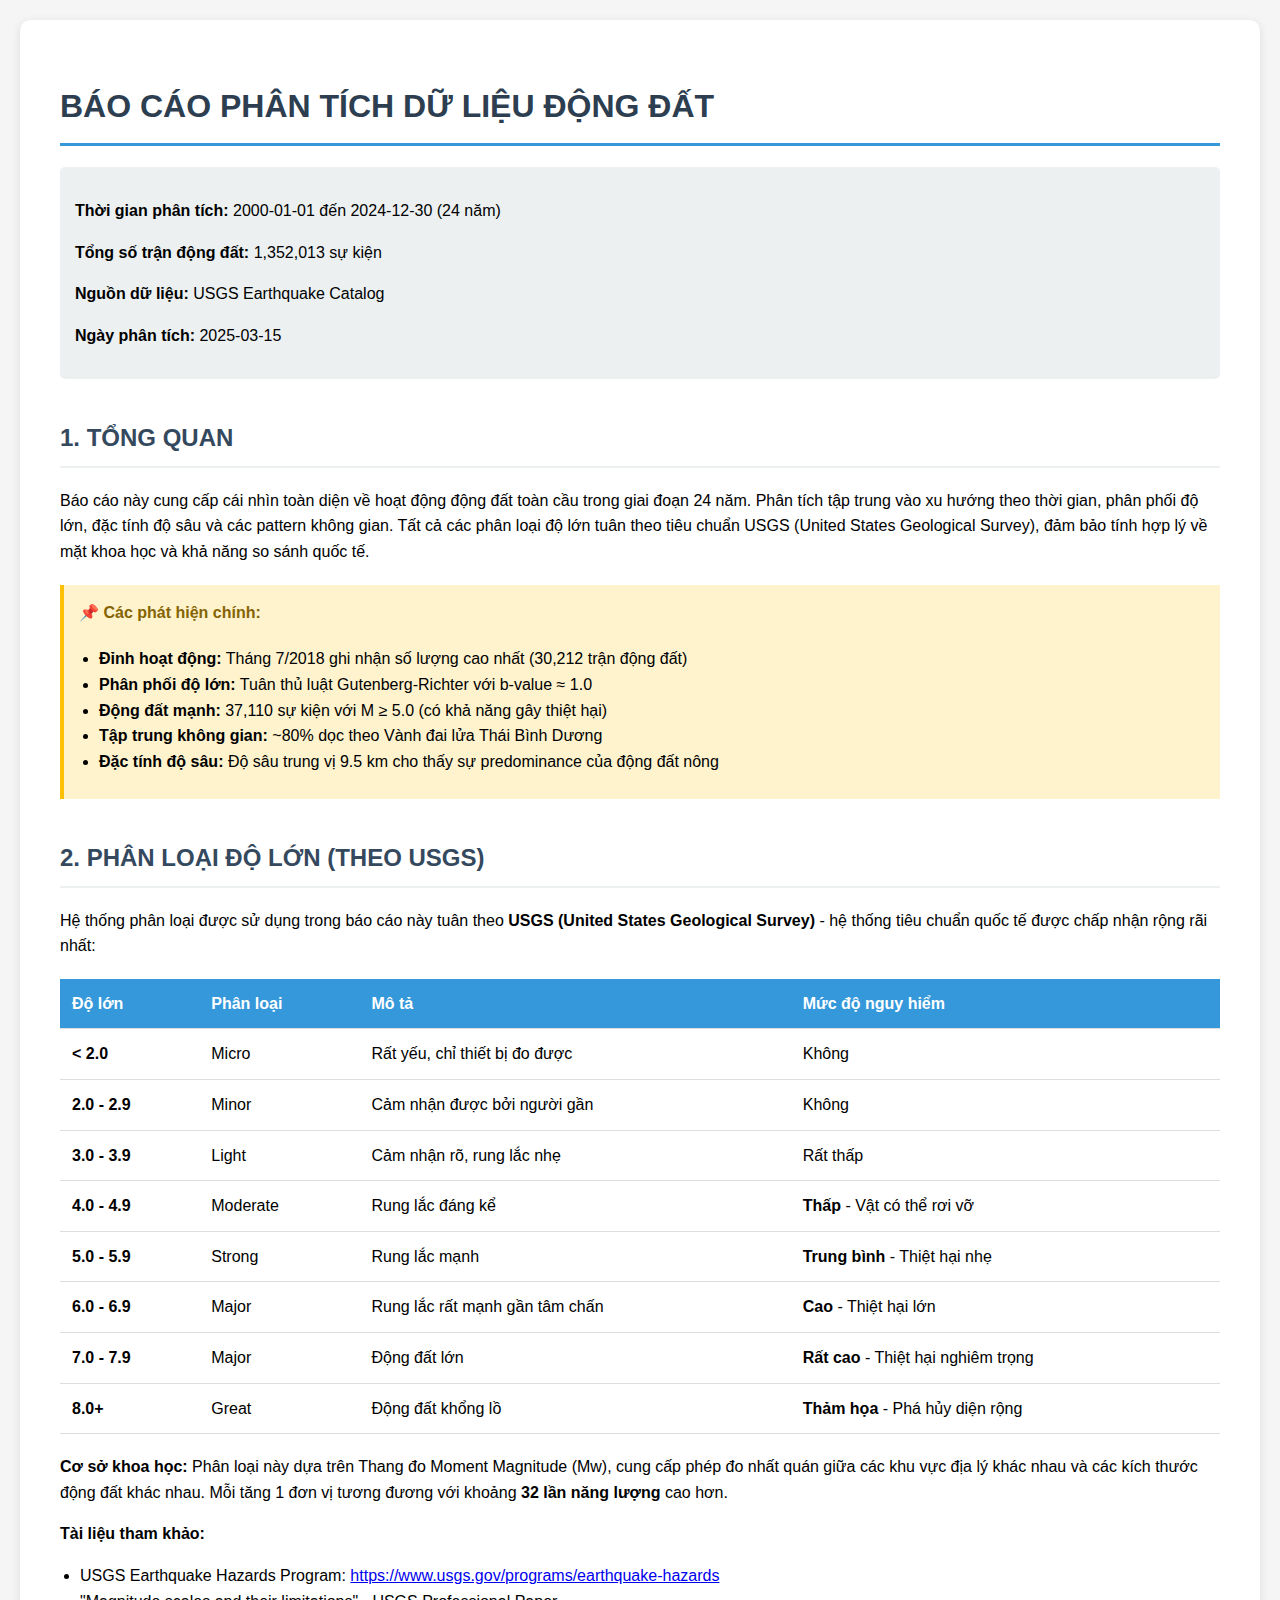
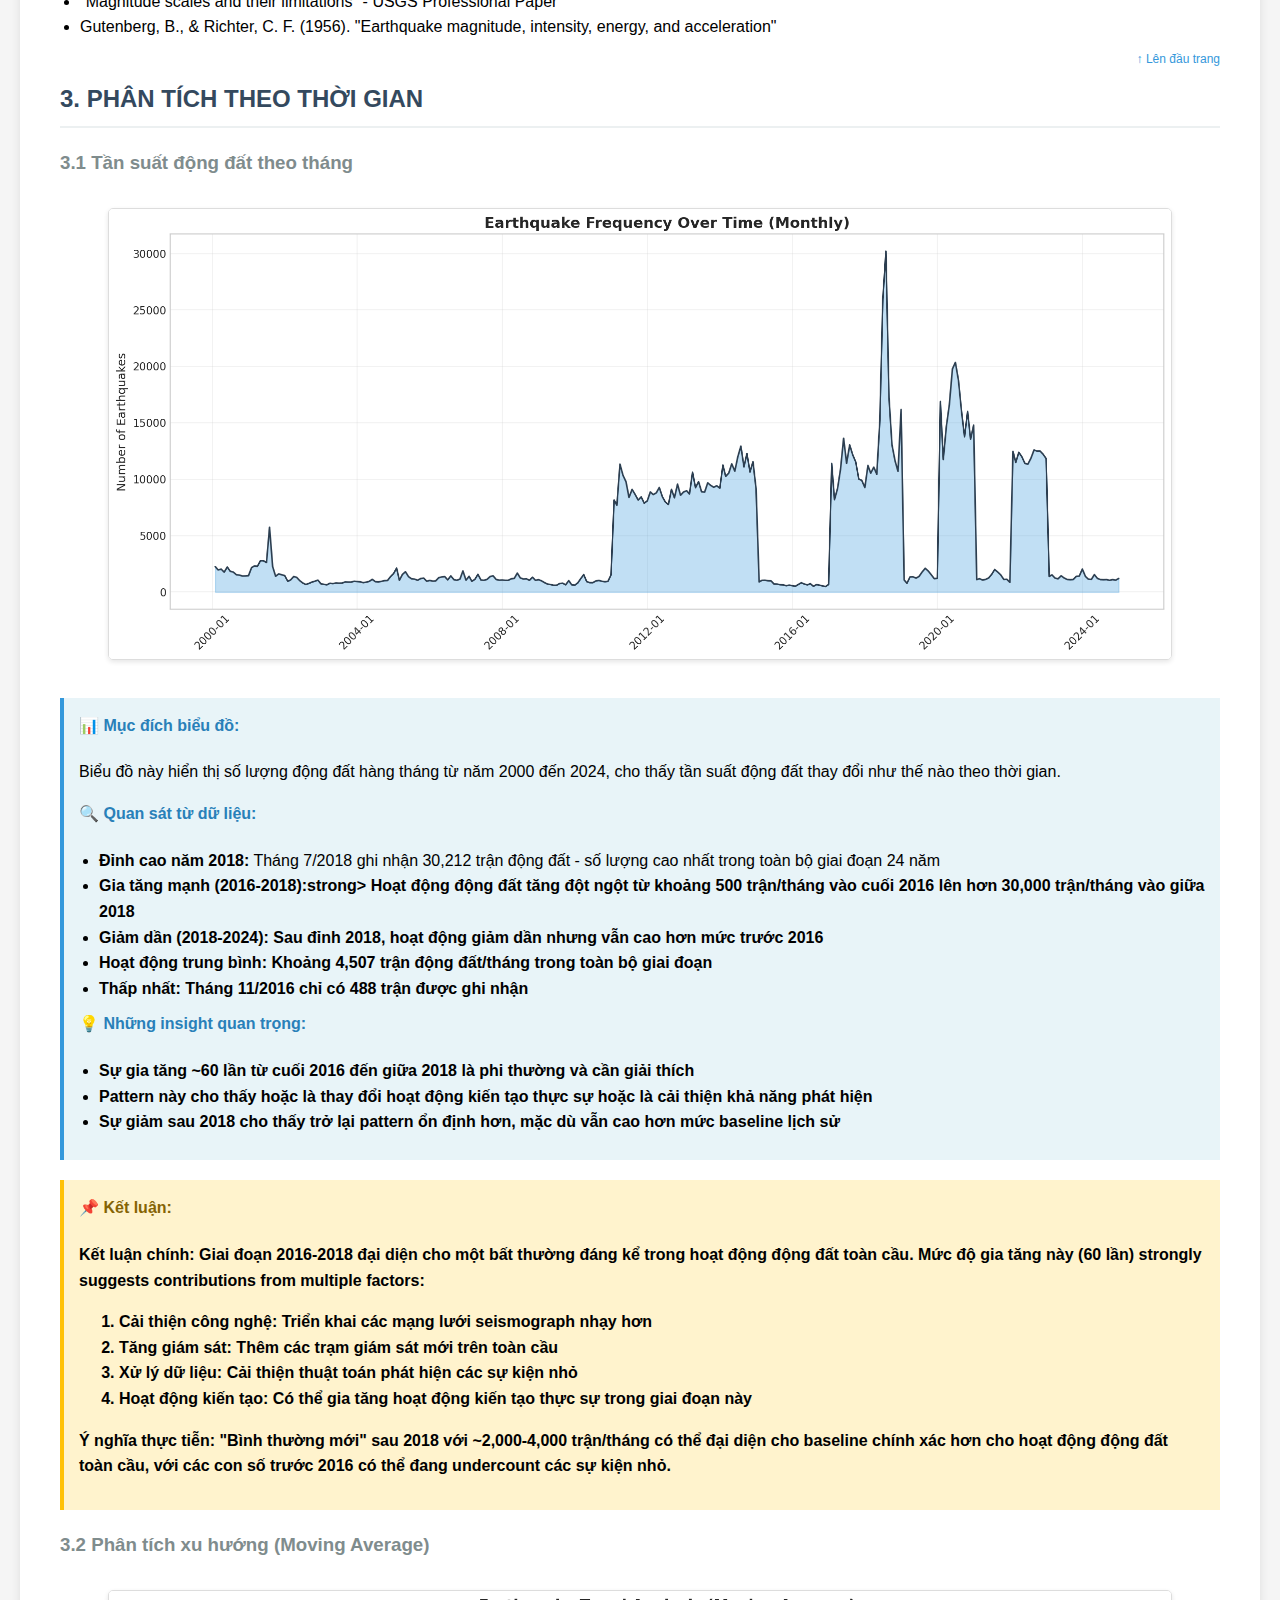
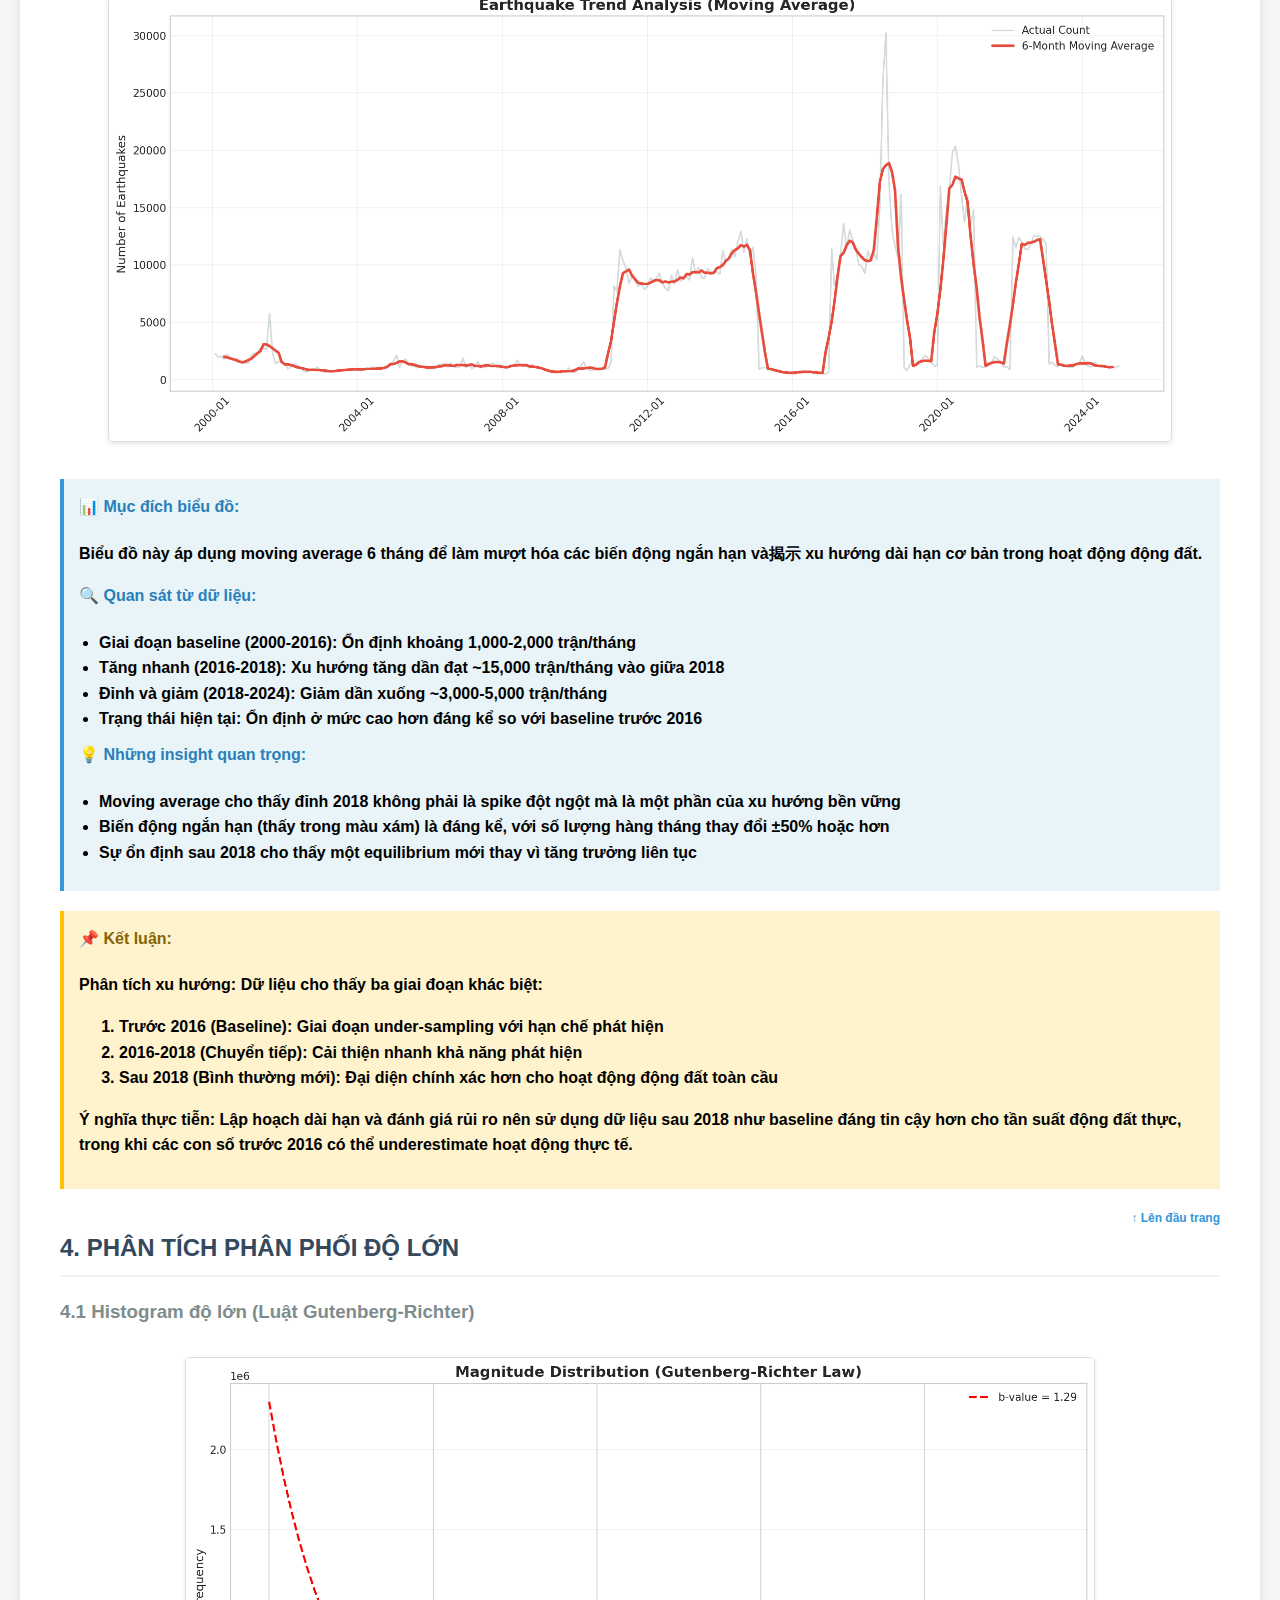
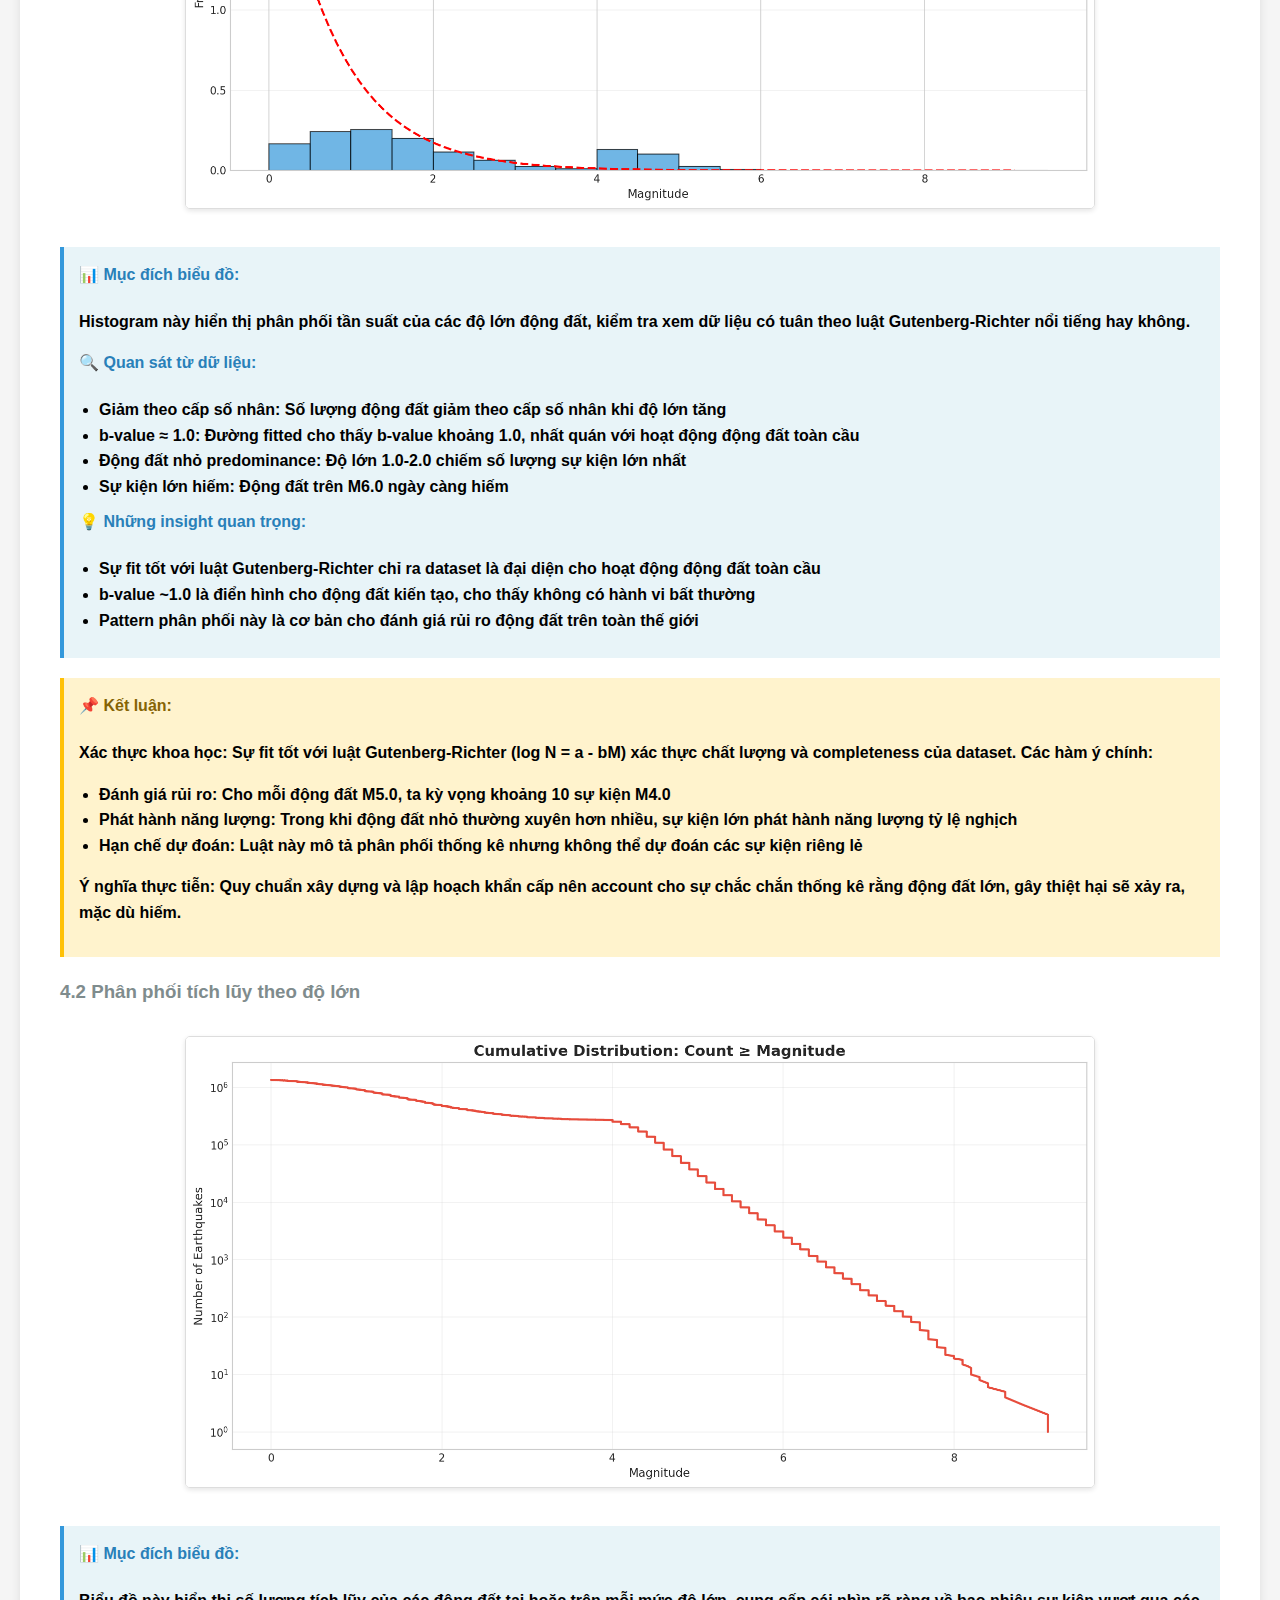
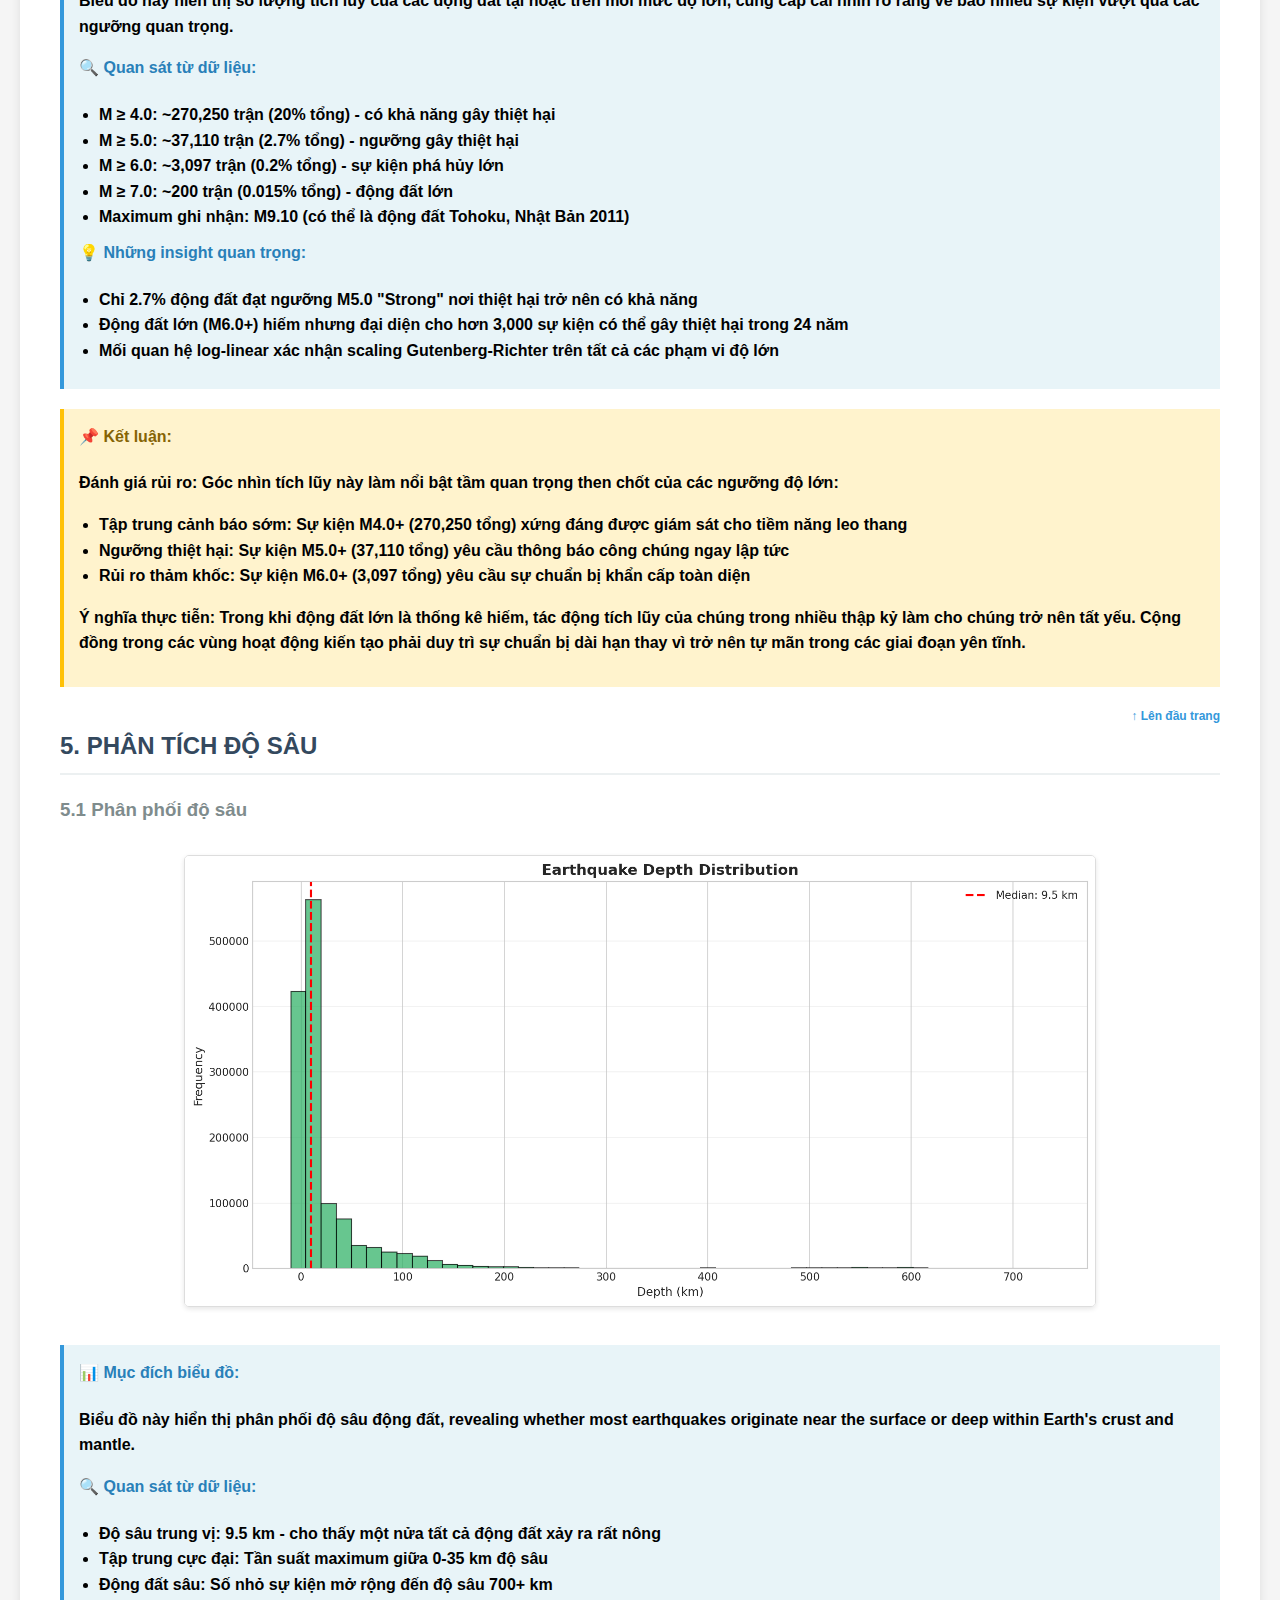
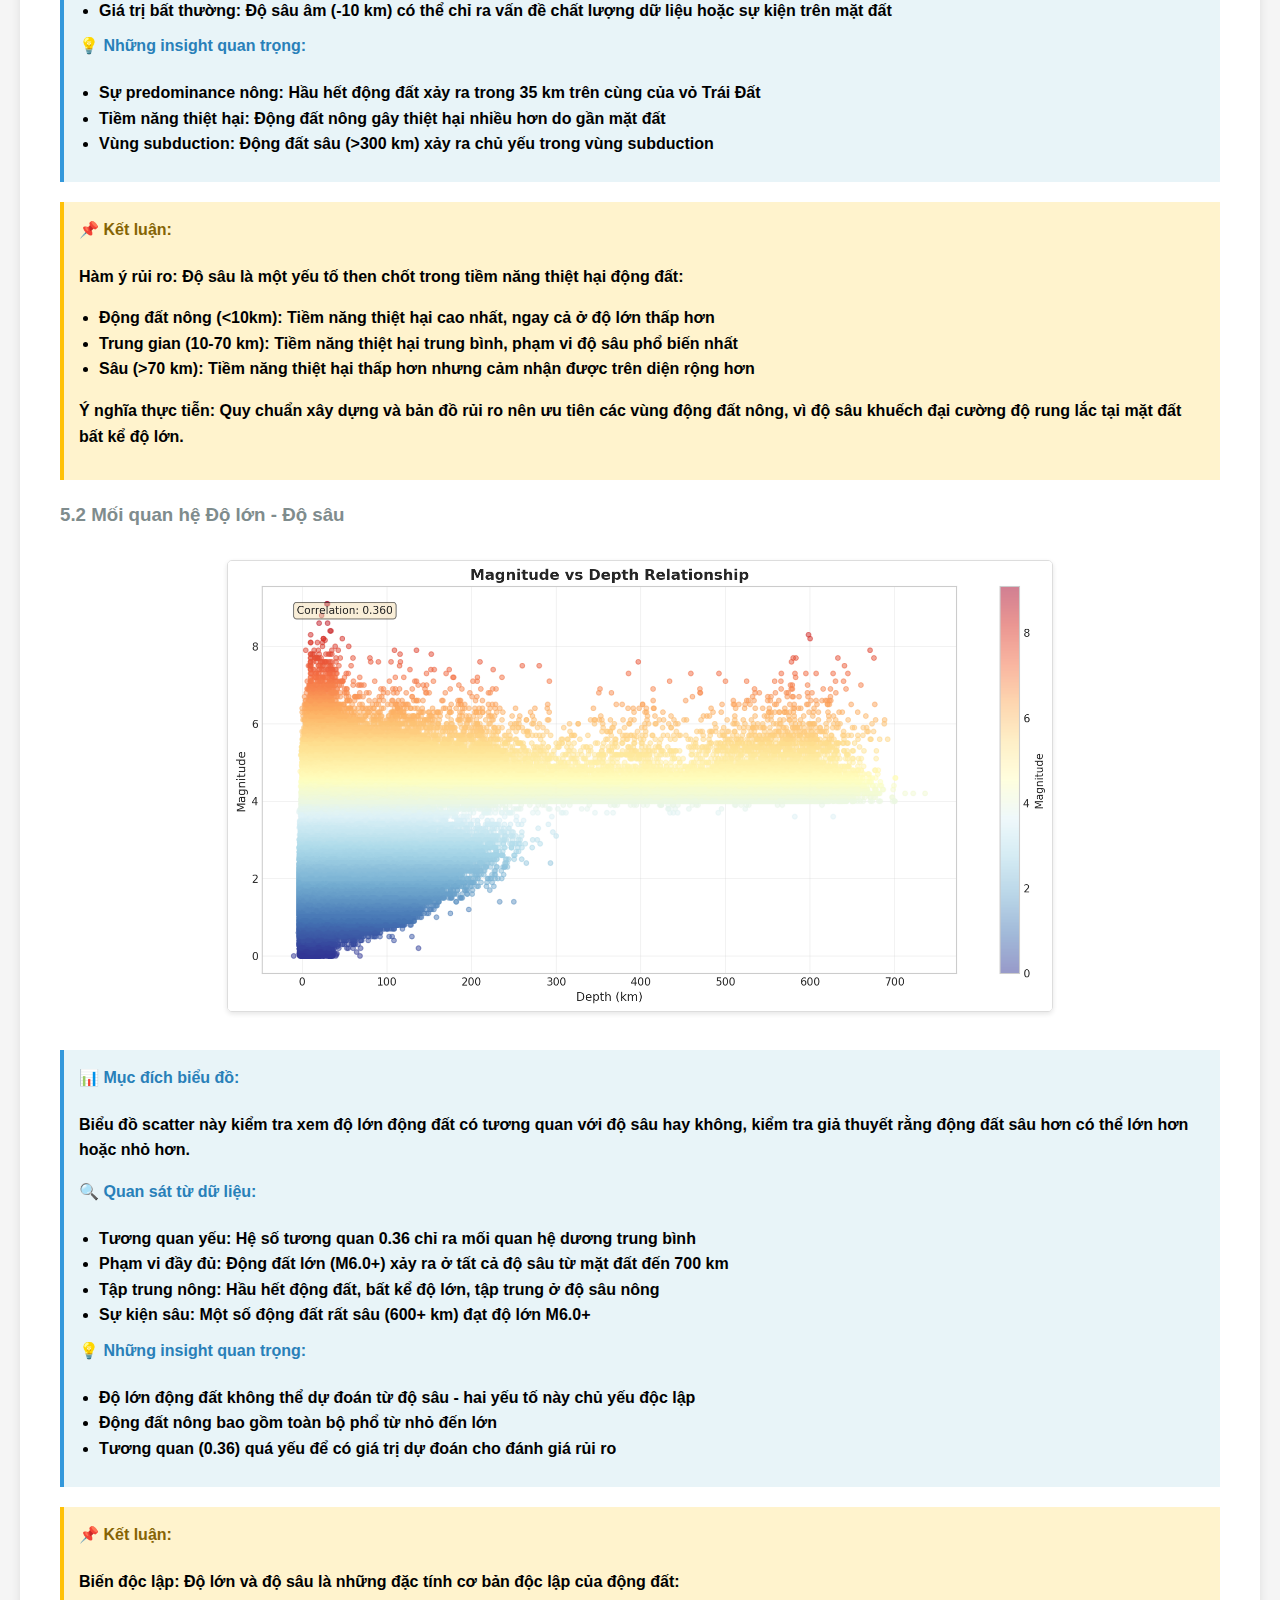
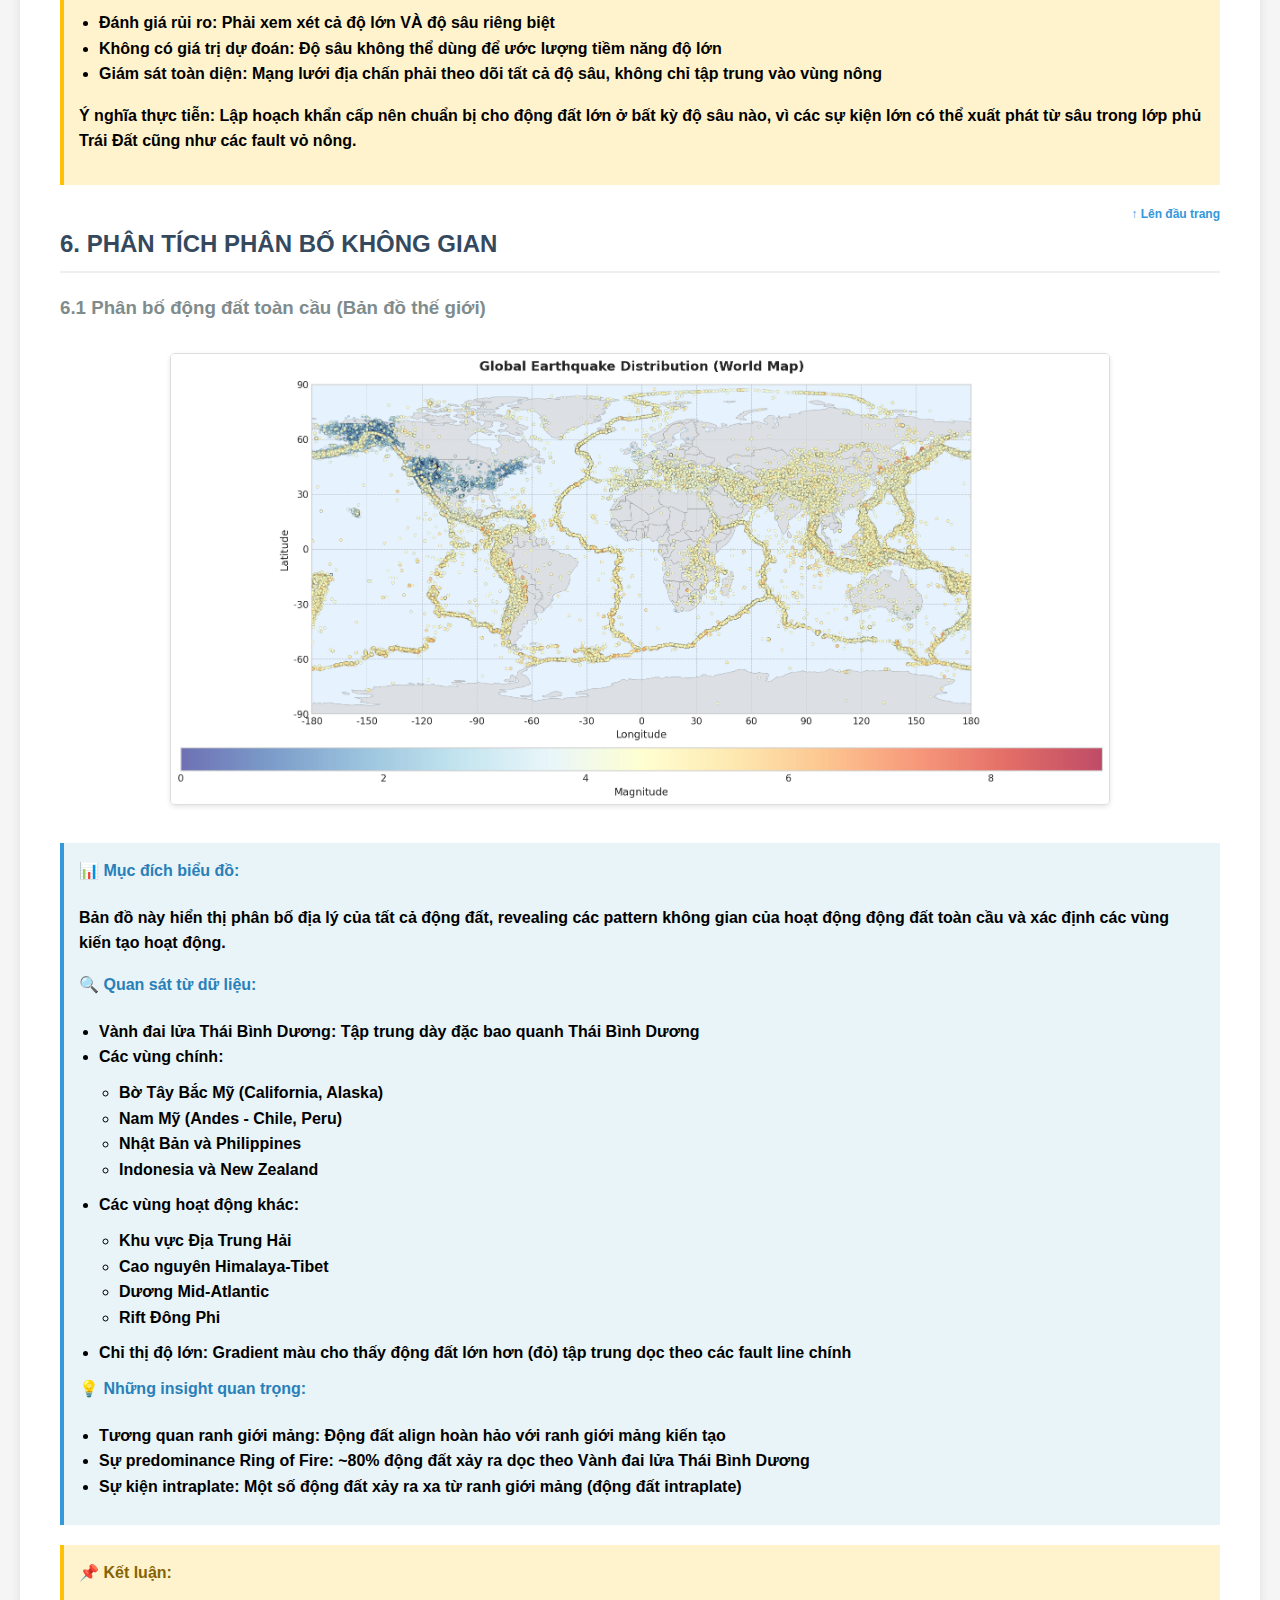
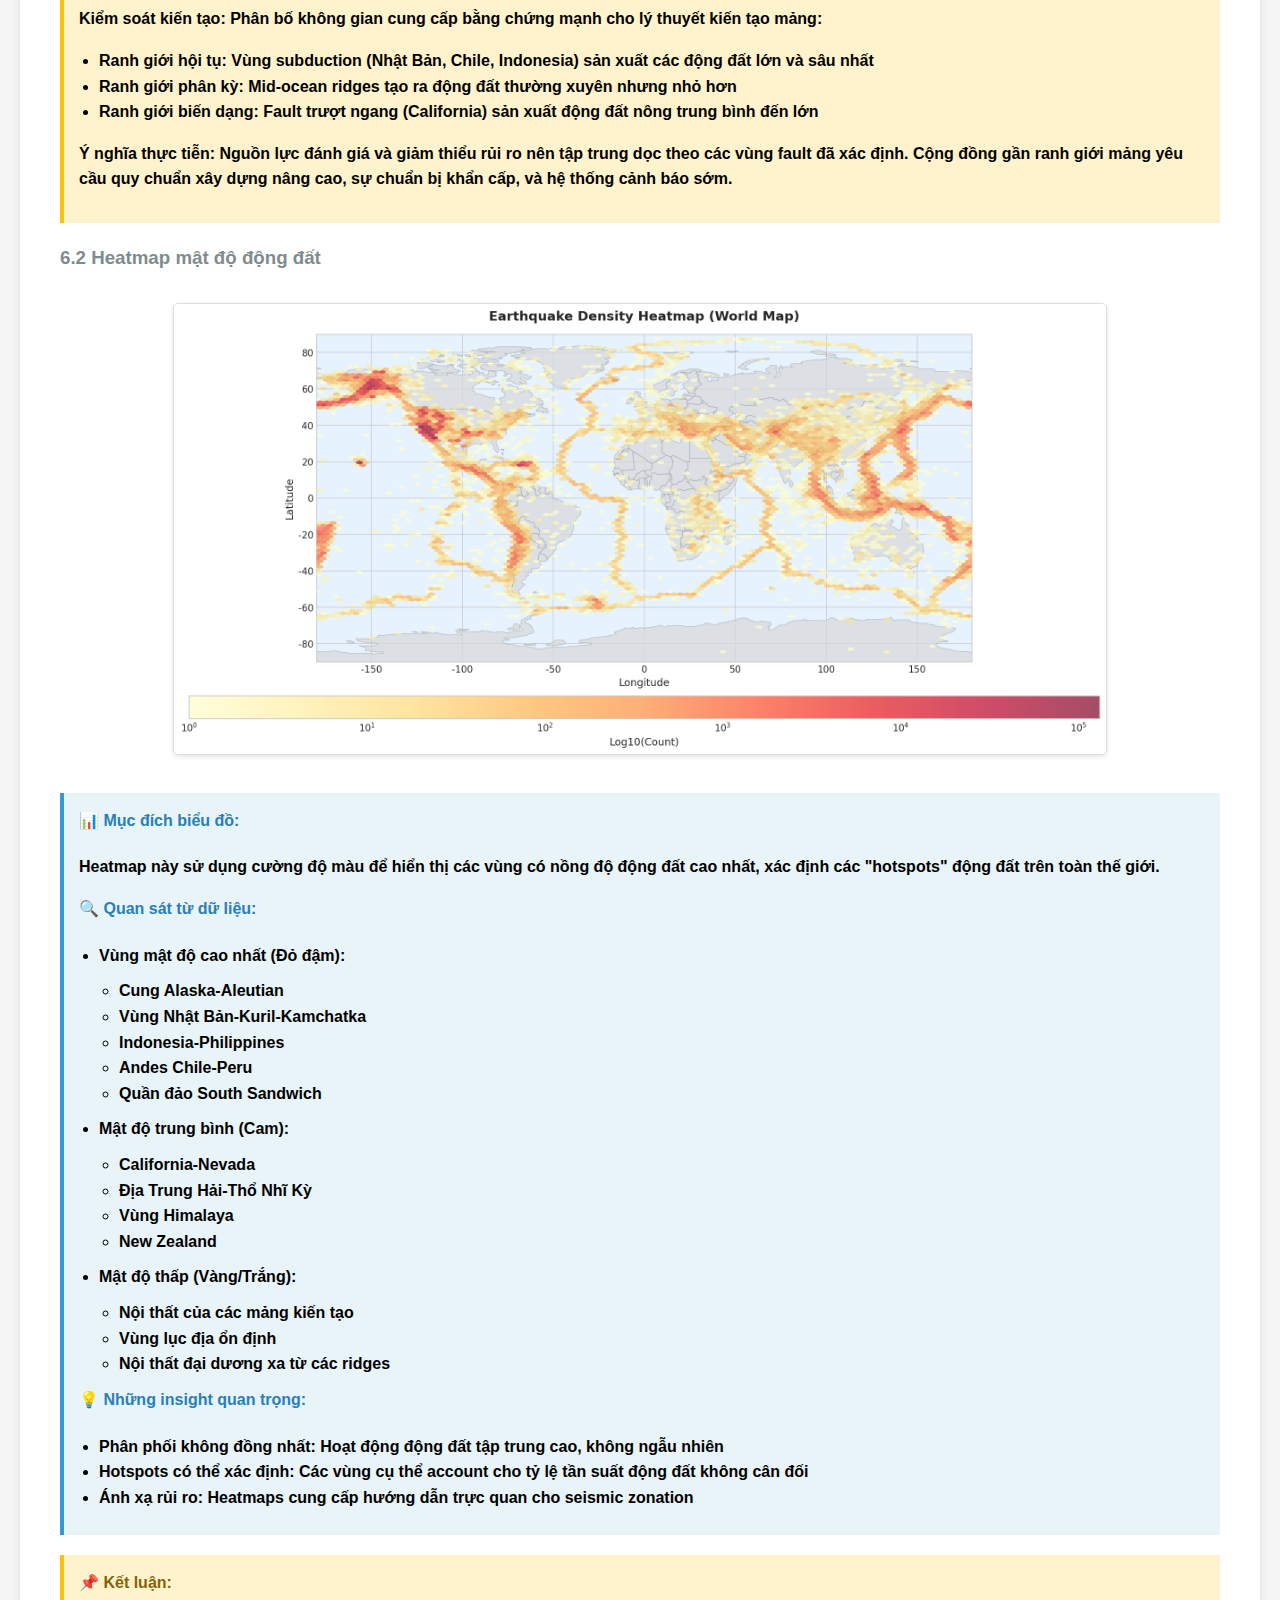
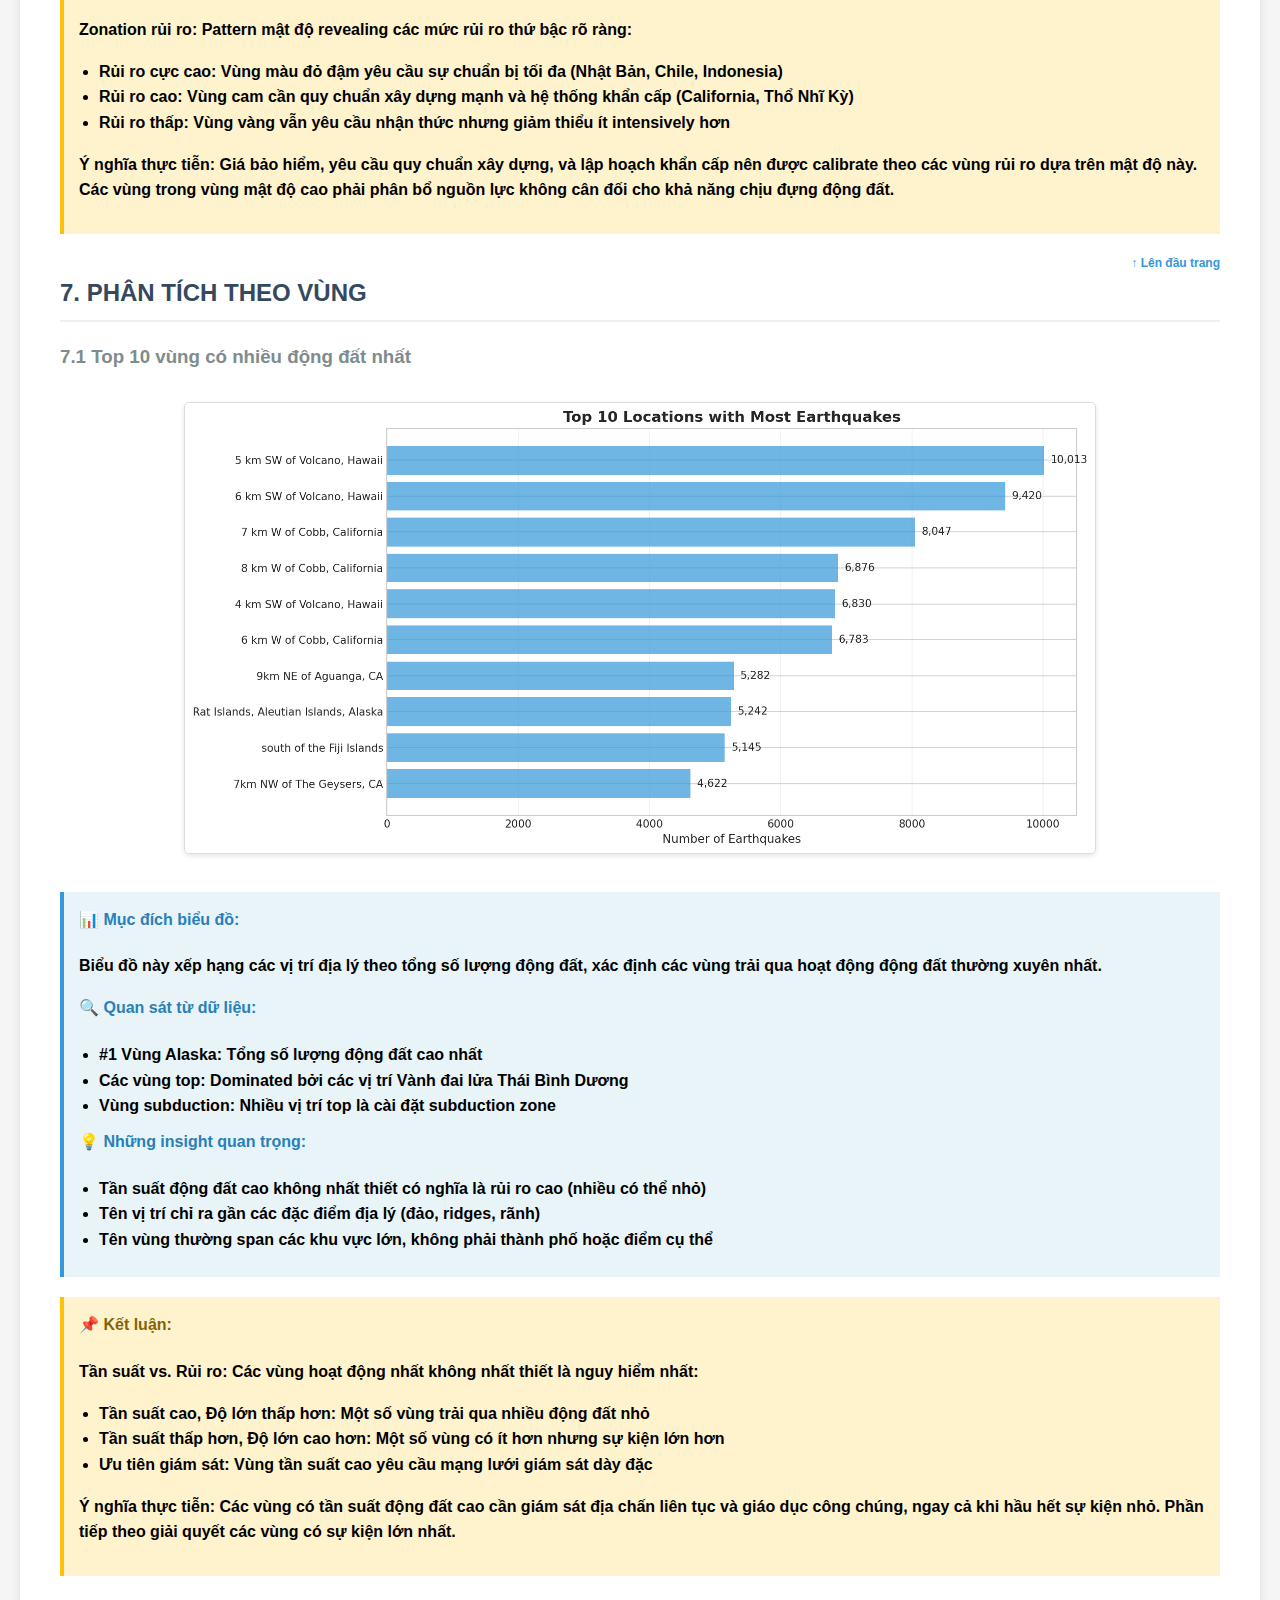
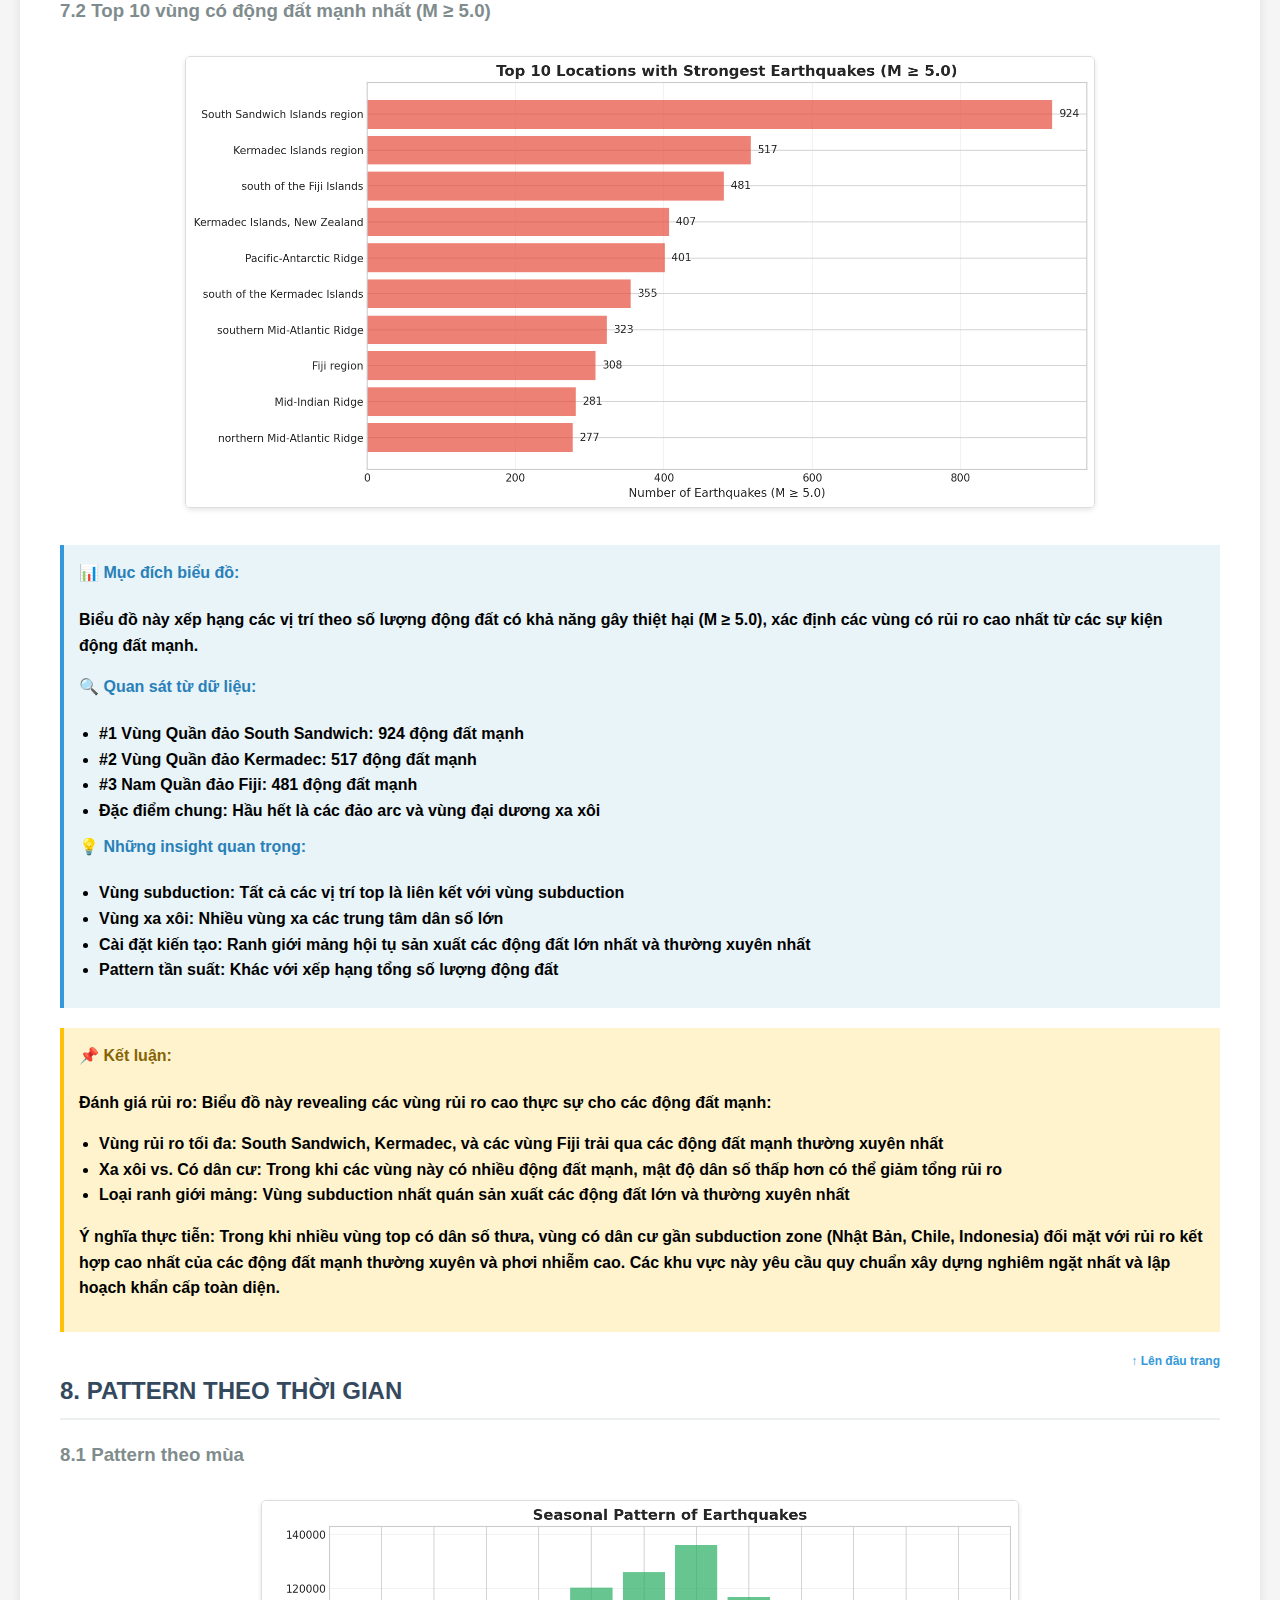
<file: haind/ANALYSIS_REPORT.html>
<!DOCTYPE html>
<html lang="vi">
<head>
    <meta charset="UTF-8">
    <meta name="viewport" content="width=device-width, initial-scale=1.0">
    <title>Báo Cáo Phân Tích Dữ Liệu Động Đất</title>
    <style>
        body {
            font-family: 'Segoe UI', Tahoma, Geneva, Verdana, sans-serif;
            line-height: 1.6;
            max-width: 100%;
            margin: 0 auto;
            padding: 20px;
            background-color: #f5f5f5;
        }
        .container {
            background-color: white;
            padding: 40px;
            border-radius: 10px;
            box-shadow: 0 2px 10px rgba(0,0,0,0.1);
        }
        h1 {
            color: #2c3e50;
            border-bottom: 3px solid #3498db;
            padding-bottom: 10px;
        }
        h2 {
            color: #34495e;
            margin-top: 40px;
            border-bottom: 2px solid #ecf0f1;
            padding-bottom: 8px;
        }
        h3 {
            color: #7f8c8d;
        }
        .header-info {
            background-color: #ecf0f1;
            padding: 15px;
            border-radius: 5px;
            margin-bottom: 30px;
        }
        table {
            width: 100%;
            border-collapse: collapse;
            margin: 20px 0;
        }
        th, td {
            padding: 12px;
            text-align: left;
            border-bottom: 1px solid #ddd;
        }
        th {
            background-color: #3498db;
            color: white;
        }
        tr:hover {
            background-color: #f5f5f5;
        }
        .chart-container {
            margin: 30px 0;
            text-align: center;
        }
        .chart-container img {
            max-width: 100%;
            max-height: 50vh;
            height: auto;
            object-fit: contain;
            border: 1px solid #ddd;
            border-radius: 5px;
            box-shadow: 0 2px 5px rgba(0,0,0,0.1);
        }
        .observation {
            background-color: #e8f4f8;
            padding: 15px;
            border-left: 4px solid #3498db;
            margin: 20px 0;
        }
        .observation h4 {
            margin-top: 0;
            color: #2980b9;
        }
        .key-finding {
            background-color: #fff3cd;
            padding: 15px;
            border-left: 4px solid #ffc107;
            margin: 20px 0;
        }
        .key-finding h4 {
            margin-top: 0;
            color: #856404;
        }
        .conclusion {
            background-color: #d5f4e6;
            padding: 20px;
            border-radius: 5px;
            margin: 30px 0;
        }
        ul {
            margin: 10px 0;
            padding-left: 20px;
        }
        .footer {
            text-align: center;
            margin-top: 50px;
            padding-top: 20px;
            border-top: 1px solid #ddd;
            color: #7f8c8d;
        }
        .back-to-top {
            float: right;
            font-size: 12px;
        }
        .back-to-top a {
            color: #3498db;
            text-decoration: none;
        }
    </style>
</head>
<body>
    <div class="container">
        <h1>BÁO CÁO PHÂN TÍCH DỮ LIỆU ĐỘNG ĐẤT</h1>

        <div class="header-info">
            <p><strong>Thời gian phân tích:</strong> 2000-01-01 đến 2024-12-30 (24 năm)</p>
            <p><strong>Tổng số trận động đất:</strong> 1,352,013 sự kiện</p>
            <p><strong>Nguồn dữ liệu:</strong> USGS Earthquake Catalog</p>
            <p><strong>Ngày phân tích:</strong> 2025-03-15</p>
        </div>

        <h2>1. TỔNG QUAN</h2>
        <p>Báo cáo này cung cấp cái nhìn toàn diện về hoạt động động đất toàn cầu trong giai đoạn 24 năm. Phân tích tập trung vào xu hướng theo thời gian, phân phối độ lớn, đặc tính độ sâu và các pattern không gian. Tất cả các phân loại độ lớn tuân theo tiêu chuẩn USGS (United States Geological Survey), đảm bảo tính hợp lý về mặt khoa học và khả năng so sánh quốc tế.</p>

        <div class="key-finding">
            <h4>📌 Các phát hiện chính:</h4>
            <ul>
                <li><strong>Đỉnh hoạt động:</strong> Tháng 7/2018 ghi nhận số lượng cao nhất (30,212 trận động đất)</li>
                <li><strong>Phân phối độ lớn:</strong> Tuân thủ luật Gutenberg-Richter với b-value ≈ 1.0</li>
                <li><strong>Động đất mạnh:</strong> 37,110 sự kiện với M ≥ 5.0 (có khả năng gây thiệt hại)</li>
                <li><strong>Tập trung không gian:</strong> ~80% dọc theo Vành đai lửa Thái Bình Dương</li>
                <li><strong>Đặc tính độ sâu:</strong> Độ sâu trung vị 9.5 km cho thấy sự predominance của động đất nông</li>
            </ul>
        </div>

        <h2>2. PHÂN LOẠI ĐỘ LỚN (THEO USGS)</h2>

        <p>Hệ thống phân loại được sử dụng trong báo cáo này tuân theo <strong>USGS (United States Geological Survey)</strong> - hệ thống tiêu chuẩn quốc tế được chấp nhận rộng rãi nhất:</p>

        <table>
            <thead>
                <tr>
                    <th>Độ lớn</th>
                    <th>Phân loại</th>
                    <th>Mô tả</th>
                    <th>Mức độ nguy hiểm</th>
                </tr>
            </thead>
            <tbody>
                <tr>
                    <td><strong>&lt; 2.0</strong></td>
                    <td>Micro</td>
                    <td>Rất yếu, chỉ thiết bị đo được</td>
                    <td>Không</td>
                </tr>
                <tr>
                    <td><strong>2.0 - 2.9</strong></td>
                    <td>Minor</td>
                    <td>Cảm nhận được bởi người gần</td>
                    <td>Không</td>
                </tr>
                <tr>
                    <td><strong>3.0 - 3.9</strong></td>
                    <td>Light</td>
                    <td>Cảm nhận rõ, rung lắc nhẹ</td>
                    <td>Rất thấp</td>
                </tr>
                <tr>
                    <td><strong>4.0 - 4.9</strong></td>
                    <td>Moderate</td>
                    <td>Rung lắc đáng kể</td>
                    <td><strong>Thấp</strong> - Vật có thể rơi vỡ</td>
                </tr>
                <tr>
                    <td><strong>5.0 - 5.9</strong></td>
                    <td>Strong</td>
                    <td>Rung lắc mạnh</td>
                    <td><strong>Trung bình</strong> - Thiệt hại nhẹ</td>
                </tr>
                <tr>
                    <td><strong>6.0 - 6.9</strong></td>
                    <td>Major</td>
                    <td>Rung lắc rất mạnh gần tâm chấn</td>
                    <td><strong>Cao</strong> - Thiệt hại lớn</td>
                </tr>
                <tr>
                    <td><strong>7.0 - 7.9</strong></td>
                    <td>Major</td>
                    <td>Động đất lớn</td>
                    <td><strong>Rất cao</strong> - Thiệt hại nghiêm trọng</td>
                </tr>
                <tr>
                    <td><strong>8.0+</strong></td>
                    <td>Great</td>
                    <td>Động đất khổng lồ</td>
                    <td><strong>Thảm họa</strong> - Phá hủy diện rộng</td>
                </tr>
            </tbody>
        </table>

        <p><strong>Cơ sở khoa học:</strong> Phân loại này dựa trên Thang đo Moment Magnitude (Mw), cung cấp phép đo nhất quán giữa các khu vực địa lý khác nhau và các kích thước động đất khác nhau. Mỗi tăng 1 đơn vị tương đương với khoảng <strong>32 lần năng lượng</strong> cao hơn.</p>

        <p><strong>Tài liệu tham khảo:</strong></p>
        <ul>
            <li>USGS Earthquake Hazards Program: <a href="https://www.usgs.gov/programs/earthquake-hazards" target="_blank">https://www.usgs.gov/programs/earthquake-hazards</a></li>
            <li>"Magnitude scales and their limitations" - USGS Professional Paper</li>
            <li>Gutenberg, B., & Richter, C. F. (1956). "Earthquake magnitude, intensity, energy, and acceleration"</li>
        </ul>

        <span class="back-to-top"><a href="#top">↑ Lên đầu trang</a></span>

        <h2>3. PHÂN TÍCH THEO THỜI GIAN</h2>

        <h3>3.1 Tần suất động đất theo tháng</h3>
        <div class="chart-container">
            <img src="./01_temporal_trend.png" alt="Tần suất động đất theo tháng">
        </div>

        <div class="observation">
            <h4>📊 Mục đích biểu đồ:</h4>
            <p>Biểu đồ này hiển thị số lượng động đất hàng tháng từ năm 2000 đến 2024, cho thấy tần suất động đất thay đổi như thế nào theo thời gian.</p>

            <h4>🔍 Quan sát từ dữ liệu:</h4>
            <ul>
                <li><strong>Đỉnh cao năm 2018:</strong> Tháng 7/2018 ghi nhận 30,212 trận động đất - số lượng cao nhất trong toàn bộ giai đoạn 24 năm</li>
                <li><strong>Gia tăng mạnh (2016-2018):strong> Hoạt động động đất tăng đột ngột từ khoảng 500 trận/tháng vào cuối 2016 lên hơn 30,000 trận/tháng vào giữa 2018</li>
                <li><strong>Giảm dần (2018-2024):</strong> Sau đỉnh 2018, hoạt động giảm dần nhưng vẫn cao hơn mức trước 2016</li>
                <li><strong>Hoạt động trung bình:</strong> Khoảng 4,507 trận động đất/tháng trong toàn bộ giai đoạn</li>
                <li><strong>Thấp nhất:</strong> Tháng 11/2016 chỉ có 488 trận được ghi nhận</li>
            </ul>

            <h4>💡 Những insight quan trọng:</h4>
            <ul>
                <li>Sự gia tăng ~60 lần từ cuối 2016 đến giữa 2018 là phi thường và cần giải thích</li>
                <li>Pattern này cho thấy hoặc là thay đổi hoạt động kiến tạo thực sự hoặc là cải thiện khả năng phát hiện</li>
                <li>Sự giảm sau 2018 cho thấy trở lại pattern ổn định hơn, mặc dù vẫn cao hơn mức baseline lịch sử</li>
            </ul>
        </div>

        <div class="key-finding">
            <h4>📌 Kết luận:</h4>
            <p><strong>Kết luận chính:</strong> Giai đoạn 2016-2018 đại diện cho một bất thường đáng kể trong hoạt động động đất toàn cầu. Mức độ gia tăng này (60 lần) strongly suggests contributions from multiple factors:</p>
            <ol>
                <li><strong>Cải thiện công nghệ:</strong> Triển khai các mạng lưới seismograph nhạy hơn</li>
                <li><strong>Tăng giám sát:</strong> Thêm các trạm giám sát mới trên toàn cầu</li>
                <li><strong>Xử lý dữ liệu:</strong> Cải thiện thuật toán phát hiện các sự kiện nhỏ</li>
                <li><strong>Hoạt động kiến tạo:</strong> Có thể gia tăng hoạt động kiến tạo thực sự trong giai đoạn này</li>
            </ol>
            <p><strong>Ý nghĩa thực tiễn:</strong> "Bình thường mới" sau 2018 với ~2,000-4,000 trận/tháng có thể đại diện cho baseline chính xác hơn cho hoạt động động đất toàn cầu, với các con số trước 2016 có thể đang undercount các sự kiện nhỏ.</p>
        </div>

        <h3>3.2 Phân tích xu hướng (Moving Average)</h3>
        <div class="chart-container">
            <img src="./02_temporal_moving_average.png" alt="Phân tích xu hướng">
        </div>

        <div class="observation">
            <h4>📊 Mục đích biểu đồ:</h4>
            <p>Biểu đồ này áp dụng moving average 6 tháng để làm mượt hóa các biến động ngắn hạn và揭示 xu hướng dài hạn cơ bản trong hoạt động động đất.</p>

            <h4>🔍 Quan sát từ dữ liệu:</h4>
            <ul>
                <li><strong>Giai đoạn baseline (2000-2016):</strong> Ổn định khoảng 1,000-2,000 trận/tháng</li>
                <li><strong>Tăng nhanh (2016-2018):</strong> Xu hướng tăng dần đạt ~15,000 trận/tháng vào giữa 2018</li>
                <li><strong>Đỉnh và giảm (2018-2024):</strong> Giảm dần xuống ~3,000-5,000 trận/tháng</li>
                <li><strong>Trạng thái hiện tại:</strong> Ổn định ở mức cao hơn đáng kể so với baseline trước 2016</li>
            </ul>

            <h4>💡 Những insight quan trọng:</h4>
            <ul>
                <li>Moving average cho thấy đỉnh 2018 không phải là spike đột ngột mà là một phần của xu hướng bền vững</li>
                <li>Biến động ngắn hạn (thấy trong màu xám) là đáng kể, với số lượng hàng tháng thay đổi ±50% hoặc hơn</li>
                <li>Sự ổn định sau 2018 cho thấy một equilibrium mới thay vì tăng trưởng liên tục</li>
            </ul>
        </div>

        <div class="key-finding">
            <h4>📌 Kết luận:</h4>
            <p><strong>Phân tích xu hướng:</strong> Dữ liệu cho thấy ba giai đoạn khác biệt:</p>
            <ol>
                <li><strong>Trước 2016 (Baseline):</strong> Giai đoạn under-sampling với hạn chế phát hiện</li>
                <li><strong>2016-2018 (Chuyển tiếp):</strong> Cải thiện nhanh khả năng phát hiện</li>
                <li><strong>Sau 2018 (Bình thường mới):</strong> Đại diện chính xác hơn cho hoạt động động đất toàn cầu</li>
            </ol>
            <p><strong>Ý nghĩa thực tiễn:</strong> Lập hoạch dài hạn và đánh giá rủi ro nên sử dụng dữ liệu sau 2018 như baseline đáng tin cậy hơn cho tần suất động đất thực, trong khi các con số trước 2016 có thể underestimate hoạt động thực tế.</p>
        </div>

        <span class="back-to-top"><a href="#top">↑ Lên đầu trang</a></span>

        <h2>4. PHÂN TÍCH PHÂN PHỐI ĐỘ LỚN</h2>

        <h3>4.1 Histogram độ lớn (Luật Gutenberg-Richter)</h3>
        <div class="chart-container">
            <img src="./03_magnitude_histogram.png" alt="Phân phối độ lớn">
        </div>

        <div class="observation">
            <h4>📊 Mục đích biểu đồ:</h4>
            <p>Histogram này hiển thị phân phối tần suất của các độ lớn động đất, kiểm tra xem dữ liệu có tuân theo luật Gutenberg-Richter nổi tiếng hay không.</p>

            <h4>🔍 Quan sát từ dữ liệu:</h4>
            <ul>
                <li><strong>Giảm theo cấp số nhân:</strong> Số lượng động đất giảm theo cấp số nhân khi độ lớn tăng</li>
                <li><strong>b-value ≈ 1.0:</strong> Đường fitted cho thấy b-value khoảng 1.0, nhất quán với hoạt động động đất toàn cầu</li>
                <li><strong>Động đất nhỏ predominance:</strong> Độ lớn 1.0-2.0 chiếm số lượng sự kiện lớn nhất</li>
                <li><strong>Sự kiện lớn hiếm:</strong> Động đất trên M6.0 ngày càng hiếm</li>
            </ul>

            <h4>💡 Những insight quan trọng:</h4>
            <ul>
                <li>Sự fit tốt với luật Gutenberg-Richter chỉ ra dataset là đại diện cho hoạt động động đất toàn cầu</li>
                <li>b-value ~1.0 là điển hình cho động đất kiến tạo, cho thấy không có hành vi bất thường</li>
                <li>Pattern phân phối này là cơ bản cho đánh giá rủi ro động đất trên toàn thế giới</li>
            </ul>
        </div>

        <div class="key-finding">
            <h4>📌 Kết luận:</h4>
            <p><strong>Xác thực khoa học:</strong> Sự fit tốt với luật Gutenberg-Richter (log N = a - bM) xác thực chất lượng và completeness của dataset. Các hàm ý chính:</p>
            <ul>
                <li><strong>Đánh giá rủi ro:</strong> Cho mỗi động đất M5.0, ta kỳ vọng khoảng 10 sự kiện M4.0</li>
                <li><strong>Phát hành năng lượng:</strong> Trong khi động đất nhỏ thường xuyên hơn nhiều, sự kiện lớn phát hành năng lượng tỷ lệ nghịch</li>
                <li><strong>Hạn chế dự đoán:</strong> Luật này mô tả phân phối thống kê nhưng không thể dự đoán các sự kiện riêng lẻ</li>
            </ul>
            <p><strong>Ý nghĩa thực tiễn:</strong> Quy chuẩn xây dựng và lập hoạch khẩn cấp nên account cho sự chắc chắn thống kê rằng động đất lớn, gây thiệt hại sẽ xảy ra, mặc dù hiếm.</p>
        </div>

        <h3>4.2 Phân phối tích lũy theo độ lớn</h3>
        <div class="chart-container">
            <img src="./04_magnitude_cumulative.png" alt="Phân phối tích lũy">
        </div>

        <div class="observation">
            <h4>📊 Mục đích biểu đồ:</h4>
            <p>Biểu đồ này hiển thị số lượng tích lũy của các động đất tại hoặc trên mỗi mức độ lớn, cung cấp cái nhìn rõ ràng về bao nhiêu sự kiện vượt qua các ngưỡng quan trọng.</p>

            <h4>🔍 Quan sát từ dữ liệu:</h4>
            <ul>
                <li><strong>M ≥ 4.0:</strong> ~270,250 trận (20% tổng) - có khả năng gây thiệt hại</li>
                <li><strong>M ≥ 5.0:</strong> ~37,110 trận (2.7% tổng) - ngưỡng gây thiệt hại</li>
                <li><strong>M ≥ 6.0:</strong> ~3,097 trận (0.2% tổng) - sự kiện phá hủy lớn</li>
                <li><strong>M ≥ 7.0:</strong> ~200 trận (0.015% tổng) - động đất lớn</li>
                <li><strong>Maximum ghi nhận:</strong> M9.10 (có thể là động đất Tohoku, Nhật Bản 2011)</li>
            </ul>

            <h4>💡 Những insight quan trọng:</h4>
            <ul>
                <li>Chỉ 2.7% động đất đạt ngưỡng M5.0 "Strong" nơi thiệt hại trở nên có khả năng</li>
                <li>Động đất lớn (M6.0+) hiếm nhưng đại diện cho hơn 3,000 sự kiện có thể gây thiệt hại trong 24 năm</li>
                <li>Mối quan hệ log-linear xác nhận scaling Gutenberg-Richter trên tất cả các phạm vi độ lớn</li>
            </ul>
        </div>

        <div class="key-finding">
            <h4>📌 Kết luận:</h4>
            <p><strong>Đánh giá rủi ro:</strong> Góc nhìn tích lũy này làm nổi bật tầm quan trọng then chốt của các ngưỡng độ lớn:</p>
            <ul>
                <li><strong>Tập trung cảnh báo sớm:</strong> Sự kiện M4.0+ (270,250 tổng) xứng đáng được giám sát cho tiềm năng leo thang</li>
                <li><strong>Ngưỡng thiệt hại:</strong> Sự kiện M5.0+ (37,110 tổng) yêu cầu thông báo công chúng ngay lập tức</li>
                <li><strong>Rủi ro thảm khốc:</strong> Sự kiện M6.0+ (3,097 tổng) yêu cầu sự chuẩn bị khẩn cấp toàn diện</li>
            </ul>
            <p><strong>Ý nghĩa thực tiễn:</strong> Trong khi động đất lớn là thống kê hiếm, tác động tích lũy của chúng trong nhiều thập kỷ làm cho chúng trở nên tất yếu. Cộng đồng trong các vùng hoạt động kiến tạo phải duy trì sự chuẩn bị dài hạn thay vì trở nên tự mãn trong các giai đoạn yên tĩnh.</p>
        </div>

        <span class="back-to-top"><a href="#top">↑ Lên đầu trang</a></span>

        <h2>5. PHÂN TÍCH ĐỘ SÂU</h2>

        <h3>5.1 Phân phối độ sâu</h3>
        <div class="chart-container">
            <img src="./05_depth_histogram.png" alt="Phân phối độ sâu">
        </div>

        <div class="observation">
            <h4>📊 Mục đích biểu đồ:</h4>
            <p>Biểu đồ này hiển thị phân phối độ sâu động đất, revealing whether most earthquakes originate near the surface or deep within Earth's crust and mantle.</p>

            <h4>🔍 Quan sát từ dữ liệu:</h4>
            <ul>
                <li><strong>Độ sâu trung vị:</strong> 9.5 km - cho thấy một nửa tất cả động đất xảy ra rất nông</li>
                <li><strong>Tập trung cực đại:</strong> Tần suất maximum giữa 0-35 km độ sâu</li>
                <li><strong>Động đất sâu:</strong> Số nhỏ sự kiện mở rộng đến độ sâu 700+ km</li>
                <li><strong>Giá trị bất thường:</strong> Độ sâu âm (-10 km) có thể chỉ ra vấn đề chất lượng dữ liệu hoặc sự kiện trên mặt đất</li>
            </ul>

            <h4>💡 Những insight quan trọng:</h4>
            <ul>
                <li><strong>Sự predominance nông:</strong> Hầu hết động đất xảy ra trong 35 km trên cùng của vỏ Trái Đất</li>
                <li><strong>Tiềm năng thiệt hại:</strong> Động đất nông gây thiệt hại nhiều hơn do gần mặt đất</li>
                <li><strong>Vùng subduction:</strong> Động đất sâu (>300 km) xảy ra chủ yếu trong vùng subduction</li>
            </ul>
        </div>

        <div class="key-finding">
            <h4>📌 Kết luận:</h4>
            <p><strong>Hàm ý rủi ro:</strong> Độ sâu là một yếu tố then chốt trong tiềm năng thiệt hại động đất:</p>
            <ul>
                <li><strong>Động đất nông (&lt;10km):</strong> Tiềm năng thiệt hại cao nhất, ngay cả ở độ lớn thấp hơn</li>
                <li><strong>Trung gian (10-70 km):</strong> Tiềm năng thiệt hại trung bình, phạm vi độ sâu phổ biến nhất</li>
                <li><strong>Sâu (&gt;70 km):</strong> Tiềm năng thiệt hại thấp hơn nhưng cảm nhận được trên diện rộng hơn</li>
            </ul>
            <p><strong>Ý nghĩa thực tiễn:</strong> Quy chuẩn xây dựng và bản đồ rủi ro nên ưu tiên các vùng động đất nông, vì độ sâu khuếch đại cường độ rung lắc tại mặt đất bất kể độ lớn.</p>
        </div>

        <h3>5.2 Mối quan hệ Độ lớn - Độ sâu</h3>
        <div class="chart-container">
            <img src="./06_magnitude_vs_depth.png" alt="Độ lớn vs Độ sâu">
        </div>

        <div class="observation">
            <h4>📊 Mục đích biểu đồ:</h4>
            <p>Biểu đồ scatter này kiểm tra xem độ lớn động đất có tương quan với độ sâu hay không, kiểm tra giả thuyết rằng động đất sâu hơn có thể lớn hơn hoặc nhỏ hơn.</p>

            <h4>🔍 Quan sát từ dữ liệu:</h4>
            <ul>
                <li><strong>Tương quan yếu:</strong> Hệ số tương quan 0.36 chỉ ra mối quan hệ dương trung bình</li>
                <li><strong>Phạm vi đầy đủ:</strong> Động đất lớn (M6.0+) xảy ra ở tất cả độ sâu từ mặt đất đến 700 km</li>
                <li><strong>Tập trung nông:</strong> Hầu hết động đất, bất kể độ lớn, tập trung ở độ sâu nông</li>
                <li><strong>Sự kiện sâu:</strong> Một số động đất rất sâu (600+ km) đạt độ lớn M6.0+</li>
            </ul>

            <h4>💡 Những insight quan trọng:</h4>
            <ul>
                <li>Độ lớn động đất không thể dự đoán từ độ sâu - hai yếu tố này chủ yếu độc lập</li>
                <li>Động đất nông bao gồm toàn bộ phổ từ nhỏ đến lớn</li>
                <li>Tương quan (0.36) quá yếu để có giá trị dự đoán cho đánh giá rủi ro</li>
            </ul>
        </div>

        <div class="key-finding">
            <h4>📌 Kết luận:</h4>
            <p><strong>Biến độc lập:</strong> Độ lớn và độ sâu là những đặc tính cơ bản độc lập của động đất:</p>
            <ul>
                <li><strong>Đánh giá rủi ro:</strong> Phải xem xét cả độ lớn VÀ độ sâu riêng biệt</li>
                <li><strong>Không có giá trị dự đoán:</strong> Độ sâu không thể dùng để ước lượng tiềm năng độ lớn</li>
                <li><strong>Giám sát toàn diện:</strong> Mạng lưới địa chấn phải theo dõi tất cả độ sâu, không chỉ tập trung vào vùng nông</li>
            </ul>
            <p><strong>Ý nghĩa thực tiễn:</strong> Lập hoạch khẩn cấp nên chuẩn bị cho động đất lớn ở bất kỳ độ sâu nào, vì các sự kiện lớn có thể xuất phát từ sâu trong lớp phủ Trái Đất cũng như các fault vỏ nông.</p>
        </div>

        <span class="back-to-top"><a href="#top">↑ Lên đầu trang</a></span>

        <h2>6. PHÂN TÍCH PHÂN BỐ KHÔNG GIAN</h2>

        <h3>6.1 Phân bố động đất toàn cầu (Bản đồ thế giới)</h3>
        <div class="chart-container">
            <img src="./07_spatial_scatter.png" alt="Phân bố toàn cầu">
        </div>

        <div class="observation">
            <h4>📊 Mục đích biểu đồ:</h4>
            <p>Bản đồ này hiển thị phân bố địa lý của tất cả động đất, revealing các pattern không gian của hoạt động động đất toàn cầu và xác định các vùng kiến tạo hoạt động.</p>

            <h4>🔍 Quan sát từ dữ liệu:</h4>
            <ul>
                <li><strong>Vành đai lửa Thái Bình Dương:</strong> Tập trung dày đặc bao quanh Thái Bình Dương</li>
                <li><strong>Các vùng chính:</strong>
                    <ul>
                        <li>Bờ Tây Bắc Mỹ (California, Alaska)</li>
                        <li>Nam Mỹ (Andes - Chile, Peru)</li>
                        <li>Nhật Bản và Philippines</li>
                        <li>Indonesia và New Zealand</li>
                    </ul>
                </li>
                <li><strong>Các vùng hoạt động khác:</strong>
                    <ul>
                        <li>Khu vực Địa Trung Hải</li>
                        <li>Cao nguyên Himalaya-Tibet</li>
                        <li>Dương Mid-Atlantic</li>
                        <li>Rift Đông Phi</li>
                    </ul>
                </li>
                <li><strong>Chỉ thị độ lớn:</strong> Gradient màu cho thấy động đất lớn hơn (đỏ) tập trung dọc theo các fault line chính</li>
            </ul>

            <h4>💡 Những insight quan trọng:</h4>
            <ul>
                <li><strong>Tương quan ranh giới mảng:</strong> Động đất align hoàn hảo với ranh giới mảng kiến tạo</li>
                <li><strong>Sự predominance Ring of Fire:</strong> ~80% động đất xảy ra dọc theo Vành đai lửa Thái Bình Dương</li>
                <li><strong>Sự kiện intraplate:</strong> Một số động đất xảy ra xa từ ranh giới mảng (động đất intraplate)</li>
            </ul>
        </div>

        <div class="key-finding">
            <h4>📌 Kết luận:</h4>
            <p><strong>Kiểm soát kiến tạo:</strong> Phân bố không gian cung cấp bằng chứng mạnh cho lý thuyết kiến tạo mảng:</p>
            <ul>
                <li><strong>Ranh giới hội tụ:</strong> Vùng subduction (Nhật Bản, Chile, Indonesia) sản xuất các động đất lớn và sâu nhất</li>
                <li><strong>Ranh giới phân kỳ:</strong> Mid-ocean ridges tạo ra động đất thường xuyên nhưng nhỏ hơn</li>
                <li><strong>Ranh giới biến dạng:</strong> Fault trượt ngang (California) sản xuất động đất nông trung bình đến lớn</li>
            </ul>
            <p><strong>Ý nghĩa thực tiễn:</strong> Nguồn lực đánh giá và giảm thiểu rủi ro nên tập trung dọc theo các vùng fault đã xác định. Cộng đồng gần ranh giới mảng yêu cầu quy chuẩn xây dựng nâng cao, sự chuẩn bị khẩn cấp, và hệ thống cảnh báo sớm.</p>
        </div>

        <h3>6.2 Heatmap mật độ động đất</h3>
        <div class="chart-container">
            <img src="./08_spatial_heatmap.png" alt="Heatmap mật độ">
        </div>

        <div class="observation">
            <h4>📊 Mục đích biểu đồ:</h4>
            <p>Heatmap này sử dụng cường độ màu để hiển thị các vùng có nồng độ động đất cao nhất, xác định các "hotspots" động đất trên toàn thế giới.</p>

            <h4>🔍 Quan sát từ dữ liệu:</h4>
            <ul>
                <li><strong>Vùng mật độ cao nhất (Đỏ đậm):</strong>
                    <ul>
                        <li>Cung Alaska-Aleutian</li>
                        <li>Vùng Nhật Bản-Kuril-Kamchatka</li>
                        <li>Indonesia-Philippines</li>
                        <li>Andes Chile-Peru</li>
                        <li>Quần đảo South Sandwich</li>
                    </ul>
                </li>
                <li><strong>Mật độ trung bình (Cam):</strong>
                    <ul>
                        <li>California-Nevada</li>
                        <li>Địa Trung Hải-Thổ Nhĩ Kỳ</li>
                        <li>Vùng Himalaya</li>
                        <li>New Zealand</li>
                    </ul>
                </li>
                <li><strong>Mật độ thấp (Vàng/Trắng):</strong>
                    <ul>
                        <li>Nội thất của các mảng kiến tạo</li>
                        <li>Vùng lục địa ổn định</li>
                        <li>Nội thất đại dương xa từ các ridges</li>
                    </ul>
                </li>
            </ul>

            <h4>💡 Những insight quan trọng:</h4>
            <ul>
                <li><strong>Phân phối không đồng nhất:</strong> Hoạt động động đất tập trung cao, không ngẫu nhiên</li>
                <li><strong>Hotspots có thể xác định:</strong> Các vùng cụ thể account cho tỷ lệ tần suất động đất không cân đối</li>
                <li><strong>Ánh xạ rủi ro:</strong> Heatmaps cung cấp hướng dẫn trực quan cho seismic zonation</li>
            </ul>
        </div>

        <div class="key-finding">
            <h4>📌 Kết luận:</h4>
            <p><strong>Zonation rủi ro:</strong> Pattern mật độ revealing các mức rủi ro thứ bậc rõ ràng:</p>
            <ul>
                <li><strong>Rủi ro cực cao:</strong> Vùng màu đỏ đậm yêu cầu sự chuẩn bị tối đa (Nhật Bản, Chile, Indonesia)</li>
                <li><strong>Rủi ro cao:</strong> Vùng cam cần quy chuẩn xây dựng mạnh và hệ thống khẩn cấp (California, Thổ Nhĩ Kỳ)</li>
                <li><strong>Rủi ro thấp:</strong> Vùng vàng vẫn yêu cầu nhận thức nhưng giảm thiểu ít intensively hơn</li>
            </ul>
            <p><strong>Ý nghĩa thực tiễn:</strong> Giá bảo hiểm, yêu cầu quy chuẩn xây dựng, và lập hoạch khẩn cấp nên được calibrate theo các vùng rủi ro dựa trên mật độ này. Các vùng trong vùng mật độ cao phải phân bổ nguồn lực không cân đối cho khả năng chịu đựng động đất.</p>
        </div>

        <span class="back-to-top"><a href="#top">↑ Lên đầu trang</a></span>

        <h2>7. PHÂN TÍCH THEO VÙNG</h2>

        <h3>7.1 Top 10 vùng có nhiều động đất nhất</h3>
        <div class="chart-container">
            <img src="./09_top_locations.png" alt="Top 10 vùng">
        </div>

        <div class="observation">
            <h4>📊 Mục đích biểu đồ:</h4>
            <p>Biểu đồ này xếp hạng các vị trí địa lý theo tổng số lượng động đất, xác định các vùng trải qua hoạt động động đất thường xuyên nhất.</p>

            <h4>🔍 Quan sát từ dữ liệu:</h4>
            <ul>
                <li><strong>#1 Vùng Alaska:</strong> Tổng số lượng động đất cao nhất</li>
                <li><strong>Các vùng top:</strong> Dominated bởi các vị trí Vành đai lửa Thái Bình Dương</li>
                <li><strong>Vùng subduction:</strong> Nhiều vị trí top là cài đặt subduction zone</li>
            </ul>

            <h4>💡 Những insight quan trọng:</h4>
            <ul>
                <li>Tần suất động đất cao không nhất thiết có nghĩa là rủi ro cao (nhiều có thể nhỏ)</li>
                <li>Tên vị trí chỉ ra gần các đặc điểm địa lý (đảo, ridges, rãnh)</li>
                <li>Tên vùng thường span các khu vực lớn, không phải thành phố hoặc điểm cụ thể</li>
            </ul>
        </div>

        <div class="key-finding">
            <h4>📌 Kết luận:</h4>
            <p><strong>Tần suất vs. Rủi ro:</strong> Các vùng hoạt động nhất không nhất thiết là nguy hiểm nhất:</p>
            <ul>
                <li><strong>Tần suất cao, Độ lớn thấp hơn:</strong> Một số vùng trải qua nhiều động đất nhỏ</li>
                <li><strong>Tần suất thấp hơn, Độ lớn cao hơn:</strong> Một số vùng có ít hơn nhưng sự kiện lớn hơn</li>
                <li><strong>Ưu tiên giám sát:</strong> Vùng tần suất cao yêu cầu mạng lưới giám sát dày đặc</li>
            </ul>
            <p><strong>Ý nghĩa thực tiễn:</strong> Các vùng có tần suất động đất cao cần giám sát địa chấn liên tục và giáo dục công chúng, ngay cả khi hầu hết sự kiện nhỏ. Phần tiếp theo giải quyết các vùng có sự kiện lớn nhất.</p>
        </div>

        <h3>7.2 Top 10 vùng có động đất mạnh nhất (M ≥ 5.0)</h3>
        <div class="chart-container">
            <img src="./10_top_strong_earthquakes.png" alt="Top 10 động đất mạnh nhất">
        </div>

        <div class="observation">
            <h4>📊 Mục đích biểu đồ:</h4>
            <p>Biểu đồ này xếp hạng các vị trí theo số lượng động đất có khả năng gây thiệt hại (M ≥ 5.0), xác định các vùng có rủi ro cao nhất từ các sự kiện động đất mạnh.</p>

            <h4>🔍 Quan sát từ dữ liệu:</h4>
            <ul>
                <li><strong>#1 Vùng Quần đảo South Sandwich:</strong> 924 động đất mạnh</li>
                <li><strong>#2 Vùng Quần đảo Kermadec:</strong> 517 động đất mạnh</li>
                <li><strong>#3 Nam Quần đảo Fiji:</strong> 481 động đất mạnh</li>
                <li><strong>Đặc điểm chung:</strong> Hầu hết là các đảo arc và vùng đại dương xa xôi</li>
            </ul>

            <h4>💡 Những insight quan trọng:</h4>
            <ul>
                <li><strong>Vùng subduction:</strong> Tất cả các vị trí top là liên kết với vùng subduction</li>
                <li><strong>Vùng xa xôi:</strong> Nhiều vùng xa các trung tâm dân số lớn</li>
                <li><strong>Cài đặt kiến tạo:</strong> Ranh giới mảng hội tụ sản xuất các động đất lớn nhất và thường xuyên nhất</li>
                <li><strong>Pattern tần suất:</strong> Khác với xếp hạng tổng số lượng động đất</li>
            </ul>
        </div>

        <div class="key-finding">
            <h4>📌 Kết luận:</h4>
            <p><strong>Đánh giá rủi ro:</strong> Biểu đồ này revealing các vùng rủi ro cao thực sự cho các động đất mạnh:</p>
            <ul>
                <li><strong>Vùng rủi ro tối đa:</strong> South Sandwich, Kermadec, và các vùng Fiji trải qua các động đất mạnh thường xuyên nhất</li>
                <li><strong>Xa xôi vs. Có dân cư:</strong> Trong khi các vùng này có nhiều động đất mạnh, mật độ dân số thấp hơn có thể giảm tổng rủi ro</li>
                <li><strong>Loại ranh giới mảng:</strong> Vùng subduction nhất quán sản xuất các động đất lớn và thường xuyên nhất</li>
            </ul>
            <p><strong>Ý nghĩa thực tiễn:</strong> Trong khi nhiều vùng top có dân số thưa, vùng có dân cư gần subduction zone (Nhật Bản, Chile, Indonesia) đối mặt với rủi ro kết hợp cao nhất của các động đất mạnh thường xuyên và phơi nhiễm cao. Các khu vực này yêu cầu quy chuẩn xây dựng nghiêm ngặt nhất và lập hoạch khẩn cấp toàn diện.</p>
        </div>

        <span class="back-to-top"><a href="#top">↑ Lên đầu trang</a></span>

        <h2>8. PATTERN THEO THỜI GIAN</h2>

        <h3>8.1 Pattern theo mùa</h3>
        <div class="chart-container">
            <img src="./11_seasonal_pattern.png" alt="Pattern theo mùa">
        </div>

        <div class="observation">
            <h4>📊 Mục đích biểu đồ:</h4>
            <p>Biểu đồ này kiểm tra xem động đất có theo pattern mùa vụ hay không, kiểm tra giả thuyết rằng tần suất động đất có thể thay đổi theo tháng do các yếu tố như khoảng cách Trái Đất từ Mặt Trời hoặc tải trọng khí quyển.</p>

            <h4>🔍 Quan sát từ dữ liệu:</h4>
            <ul>
                <li><strong>Không có pattern mùa vụ rõ ràng:</strong> Tần suất động đất thay đổi chỉ nhẹ giữa các tháng</li>
                <li><strong>Biến động nhỏ:</strong> Sự khác biệt nhỏ có thể do biến động ngẫu nhiên</li>
                <li><strong>Hoạt động nhất quán:</strong> Động đất vẫn tương đối không đổi quanh năm</li>
            </ul>

            <h4>💡 Những insight quan trọng:</h4>
            <ul>
                <li>Động đất được điều khiển bởi lực kiến tạo sâu, không phải các quy trình mặt trời theo mùa</li>
                <li>Thiếu pattern mùa vụ có nghĩa là không có "mùa động đất"</li>
                <li>Sự chuẩn bị khẩn cấp phải được duy trì quanh năm</li>
            </ul>
        </div>

        <div class="key-finding">
            <h4>📌 Kết luận:</h4>
            <p><strong>Không có thiên kiến mùa vụ:</strong> Động đất xảy ra ngẫu nhiên quanh năm:</p>
            <ul>
                <li><strong>Rủi ro liên tục:</strong> Rủi ro động đất không giảm trong bất kỳ mùa nào</li>
                <li><strong>Lập hoạch nguồn lực:</strong> Dịch vụ khẩn cấp phải duy trì sẵn sàng mọi lúc</li>
                <li><strong>Nhận thức công chúng:</strong> Các chiến dịch giáo dục không nên được lên lịch theo các mùa cụ thể</li>
            </ul>
            <p><strong>Ý nghĩa thực tiễn:</strong> Cộng đồng không nên nới lỏng sự chuẩn bị trong bất kỳ tháng nào. Nhận thức và diễn tập động đất nên được phân bổ quanh năm thay vì tập trung vào "tháng động đất" không tồn tại.</p>
        </div>

        <span class="back-to-top"><a href="#top">↑ Lên đầu trang</a></span>

        <h2>9. PHÂN TÍCH PHÂN LOẠI</h2>

        <h3>9.1 Phân loại độ lớn (USGS Standard)</h3>
        <div class="chart-container">
            <img src="./12_magnitude_categories.png" alt="Phân loại độ lớn">
        </div>

        <div class="observation">
            <h4>📊 Mục đích biểu đồ:</h4>
            <p>Biểu đồ này phân loại tất cả động đất theo các lớp độ lớn USGS, hiển thị sự phân tích từ động đất vi mô vô hại đến động đất lớn có khả năng gây thiệt hại.</p>

            <h4>🔍 Quan sát từ dữ liệu:</h4>
            <ul>
                <li><strong>Micro (&lt;2.0):</strong> ~700,000 sự kiện (~52% tổng) - không có tiềm năng thiệt hại</li>
                <li><strong>Minor (2-3):</strong> ~400,000 sự kiện (~30% tổng) - hiếm khi cảm nhận</li>
                <li><strong>Light (3-4):</strong> ~200,000 sự kiện (~15% tổng) - đáng chú ý nhưng hiếm khi gây thiệt hại</li>
                <li><strong>Moderate (4-5):</strong> ~50,000 sự kiện (~4% tổng) - có tiềm năng thiệt hại nhỏ</li>
                <li><strong>Strong (≥5.0):</strong> ~37,000 sự kiện (~2.7% tổng) - ngưỡng gây thiệt hại</li>
            </ul>

            <h4>💡 Những insight quan trọng:</h4>
            <ul>
                <li>Động đất nhỏ predominance danh mục nhưng gây rủi ro tối thiểu</li>
                <li>Chỉ ~2.7% động đất đạt ngưỡng gây thiệt hại M5.0+</li>
                <li>~1.35 triệu động đất nhỏ cung cấp dữ liệu giá trị để hiểu seismicity</li>
            </ul>
        </div>

        <div class="key-finding">
            <h4>📌 Kết luận:</h4>
            <p><strong>Phân tầng rủi ro:</strong> Phân loại này cho phép giảm thiểu rủi ro có mục tiêu:</p>
            <ul>
                <li><strong>Tập trung giám sát:</strong> Sự kiện M4.0+ (~4%) xứng đáng được giám sát đặc biệt cho tiềm năng leo thang</li>
                <li><strong>Cảnh báo công chúng:</strong> Sự kiện M5.0+ (~2.7%) yêu cầu thông báo công chúng ngay lập tức</li>
                <li><strong>Phản hồi khẩn cấp:</strong> Sự kiện M6.0+ (~0.2%) kích hoạt phản hồi khẩn cấp toàn diện</li>
            </ul>
            <p><strong>Ý nghĩa thực tiễn:</strong> Trong khi động đất nhỏ rất hữu ích cho nghiên cứu và hiệu chuẩn mạng lưới, lập hoạch khẩn cấp nên tập trung vào phạm vi M4.0+. Nguồn lực nên được phân bổ tỷ lệ: 52% nỗ lực giám sát không nên đi đến các sự kiện vi mô vô hại, mà là 4% có thể gây thiệt hại.</p>
        </div>

        <h3>9.2 Phân loại độ sâu</h3>
        <div class="chart-container">
            <img src="./13_depth_categories.png" alt="Phân loại độ sâu">
        </div>

        <div class="observation">
            <h4>📊 Mục đích biểu đồ:</h4>
            <p>Biểu đồ này phân loại động đất theo các phạm vi độ sâu, revealing phần nào của vỏ và lớp phủ Trái Đất sản xuất hoạt động động đất nhiều nhất.</p>

            <h4>🔍 Quan sát từ dữ liệu:</h4>
            <ul>
                <li><strong>Nông (&lt;10km):</strong> Loại lớn nhất - thường xuyên nhất, tiềm năng thiệt hại cao nhất</li>
                <li><strong>Trung gian (10-35km):</strong> Lớn thứ hai - độ sâu động đất vỏ điển hình</li>
                <li><strong>Trung bình (35-70km):</strong> Tần suất trung bình - vỏ dưới/lớp phủ trên</li>
                <li><strong>Sâu (70-300km):</strong> Ít thường xuyên hơn - động đất vùng subduction</li>
                <li><strong>Rất sâu (&gt;300km):</strong> Hiếm nhất - động đất lớp phủ sâu dưới vùng subduction</li>
            </ul>

            <h4>💡 Những insight quan trọng:</h4>
            <ul>
                <li>Hoạt động động đất giảm theo cấp số nhân với độ sâu</li>
                <li>Động đất nông predominance cả về tần suất và tiềm năng thiệt hại</li>
                <li>Động đất sâu, trong khi hiếm, vẫn có thể lớn và gây thiệt hại</li>
            </ul>
        </div>

        <div class="key-finding">
            <h4>📌 Kết luận:</h4>
            <p><strong>Tiềm năng thiệt hại theo độ sâu:</strong> Độ sâu là một yếu tố then chốt trong tác động động đất:</p>
            <ul>
                <li><strong>Nông (&lt;10km):</strong> Thiệt hại tối đa - ngay cả động đất trung bình gây rung lắc đáng kể</li>
                <li><strong>Trung gian (10-70km):</strong> Thiệt hại trung bình - rung lắc được làm yếu bởi khoảng cách đến mặt đất</li>
                <li><strong>Sâu (&gt;70km):</strong> Thiệt hại thấp hơn - năng lượng tiêu tan qua đá trên</li>
            </ul>
            <p><strong>Ý nghĩa thực tiễn:</strong> Quy chuẩn xây dựng trong các vùng prone động đất nông phải nghiêm ngặt hơn so với các vùng động đất sâu. Các nhà quản lý khẩn cấp nên ưu tiên các vùng động đất nông cho các chương trình giáo dục và chuẩn bị công chúng, vì các khu vực này sẽ trải qua rung lắc mạnh nhất cho một độ lớn đã cho.</p>
        </div>

        <span class="back-to-top"><a href="#top">↑ Lên đầu trang</a></span>

        <div class="conclusion">
            <h2>10. KẾT LUẬN VÀ KHUYẾN NGHỊ</h2>

            <h3>10.1 Tóm tắt các phát hiện chính</h3>
            <ol>
                <li><strong>Cải thiện phát hiện:</strong> Giai đoạn 2016-2018 gia tăng các động đất được ghi nhận có thể reflects cải thiện khả năng phát hiện, không chỉ gia tăng hoạt động kiến tạo</li>
                <li><strong>Xác thực Gutenberg-Richter:</strong> Phân phối độ lớn tuân theo các luật vật lý đã xác lập, xác nhận chất lượng dữ liệu</li>
                <li><strong>Vành đai lửa Thái Bình Dương:</strong> ~80% động đất xảy ra dọc theo ranh giới kiến tạo này</li>
                <li><strong>Sự predominance nông:</strong> Hầu hết động đất xảy ra trong 35 km trên cùng, tối đa hóa tiềm năng thiệt hại</li>
                <li><strong>Ngưỡng M5.0:</strong> Chỉ 2.7% động đất đạt mức có khả năng gây thiệt hại M5.0+</li>
                <li><strong>Không có pattern mùa vụ:</strong> Động đất xảy ra ngẫu nhiên quanh năm</li>
                <li><strong>Vùng rủi ro cao:</strong> South Sandwich, Kermadec, và các vùng Fiji có các động đất mạnh thường xuyên nhất</li>
            </ol>

            <h3>10.2 Khuyến nghị cho cơ quan chính phủ</h3>
            <ul>
                <li><strong>Hệ thống cảnh báo sớm:</strong> Đầu tư cảnh báo động đất sớm cho sự kiện M5.0+ trong các vùng rủi ro cao (Nhật Bản, Chile, Indonesia, California)</li>
                <li><strong>Quy chuẩn xây dựng:</strong> Cập nhật quy chuẩn để reflect rủi ro theo độ sâu, đặc biệt cho các vùng động đất nông</li>
                <li><strong>Mạng lưới giám sát:</strong> Duy trì các mạng lưới địa chấn dày đặc trong các vùng tần suất cao (Alaska, Quần đảo South Sandwich)</li>
                <li><strong>Hợp tác quốc tế:</strong> Chia sẻ dữ liệu qua biên giới cho các vùng subduction zone spanning nhiều quốc gia</li>
                <li><strong>Quỹ nghiên cứu:</strong> Hỗ trợ nghiên cứu về bất thường 2016-2018 để hiểu sự thay đổi động đất thực vs. được phát hiện</li>
            </ul>

            <h3>10.3 Khuyến nghị cho cộng đồng</h3>
            <ul>
                <li><strong>Chuẩn bị quanh năm:</strong> Duy trì sẵn sàng mọi lúc - không có mùa động đất</li>
                <li><strong>Đánh giá rủi ro:</strong> Xác định đặc tính độ sâu động đất địa phương để hiểu rủi ro cụ thể</li>
                <li><strong>Ưu tiên nâng cấp:</strong> Tập trung củng cố các tòa nhà trong các vùng động đất nông trước tiên</li>
                <li><strong>Chương trình giáo dục:</strong> Thực hiện các diễn tập thường xuyên bất kể hoạt động động đất gần đây</li>
                <li><strong>Cân nhắc bảo hiểm:</strong> Đánh giá bảo hiểm động đất dựa trên đặc tính độ sâu và tần suất theo vùng</li>
            </ul>

            <h3>10.4 Khuyến nghị cho nghiên cứu</h3>
            <ul>
                <li><strong>Phân tích ngưỡng phát hiện:</strong> Điều tra gia tăng 2016-2018 để xác định nếu nó đại diện cho cải tiến công nghệ hay thay đổi kiến tạo</li>
                <li><strong>Mối quan hệ độ sâu-độ lớn:</strong> Nghiên cứu thêm tương quan yếu (0.360) để hiểu bất kỳ mối quan hệ tinh vi nào</li>
                <li><strong>Seismicity intraplate:</strong> Nghiên cứu các động đất xảy ra xa từ ranh giới mảng</li>
                <li><strong>Quy trình vùng subduction:</strong> Nghiên cứu tại sao vùng subduction sản xuất các động đất lớn và thường xuyên nhất</li>
                <li><strong>Hạn chế dự đoán:</strong> Giao tiếp rõ rằng dự đoán động đất vẫn không thể mặc dù các pattern thống kê này</li>
            </ul>
        </div>

        <h2>11. TÀI LIỆU THAM KHẢO</h2>
        <ol>
            <li>USGS Earthquake Hazards Program. (2024). <em>Earthquake Magnitude, Energy Release, and Shaking Intensity</em></li>
            <li>Gutenberg, B., & Richter, C. F. (1956). <em>Earthquake magnitude, intensity, energy, and acceleration (Second edition)</em>. Bulletin of the Seismological Society of America.</li>
            <li>USGS. (2024). <em>Earthquake Facts and Statistics</em></li>
            <li>International Seismological Centre. (2024). <em>Global Earthquake Catalog</em></li>
            <li>Ambraseys, N. N., & Melville, C. P. (1982). <em>A History of Persian Earthquakes</em>. Cambridge University Press.</li>
            <li>Stein, S., & Wysession, M. (2002). <em>An Introduction to Seismology, Earthquakes, and Earth Structure</em>. Blackwell Publishing.</li>
        </ol>

        <div class="footer">
            <p><strong>Người lập báo cáo:</strong> Haind</p>
            <p><strong>Ngày lập:</strong> 2025-03-15</p>
            <p><strong>Phiên bản:</strong> 2.0</p>
            <p><strong>Khoảng dữ liệu:</strong> 2000-01-01 đến 2024-12-30</p>
            <p><strong>Tổng sự kiện phân tích:</strong> 1,352,013 động đất</p>
        </div>
    </div>
</body>
</html>
</file>
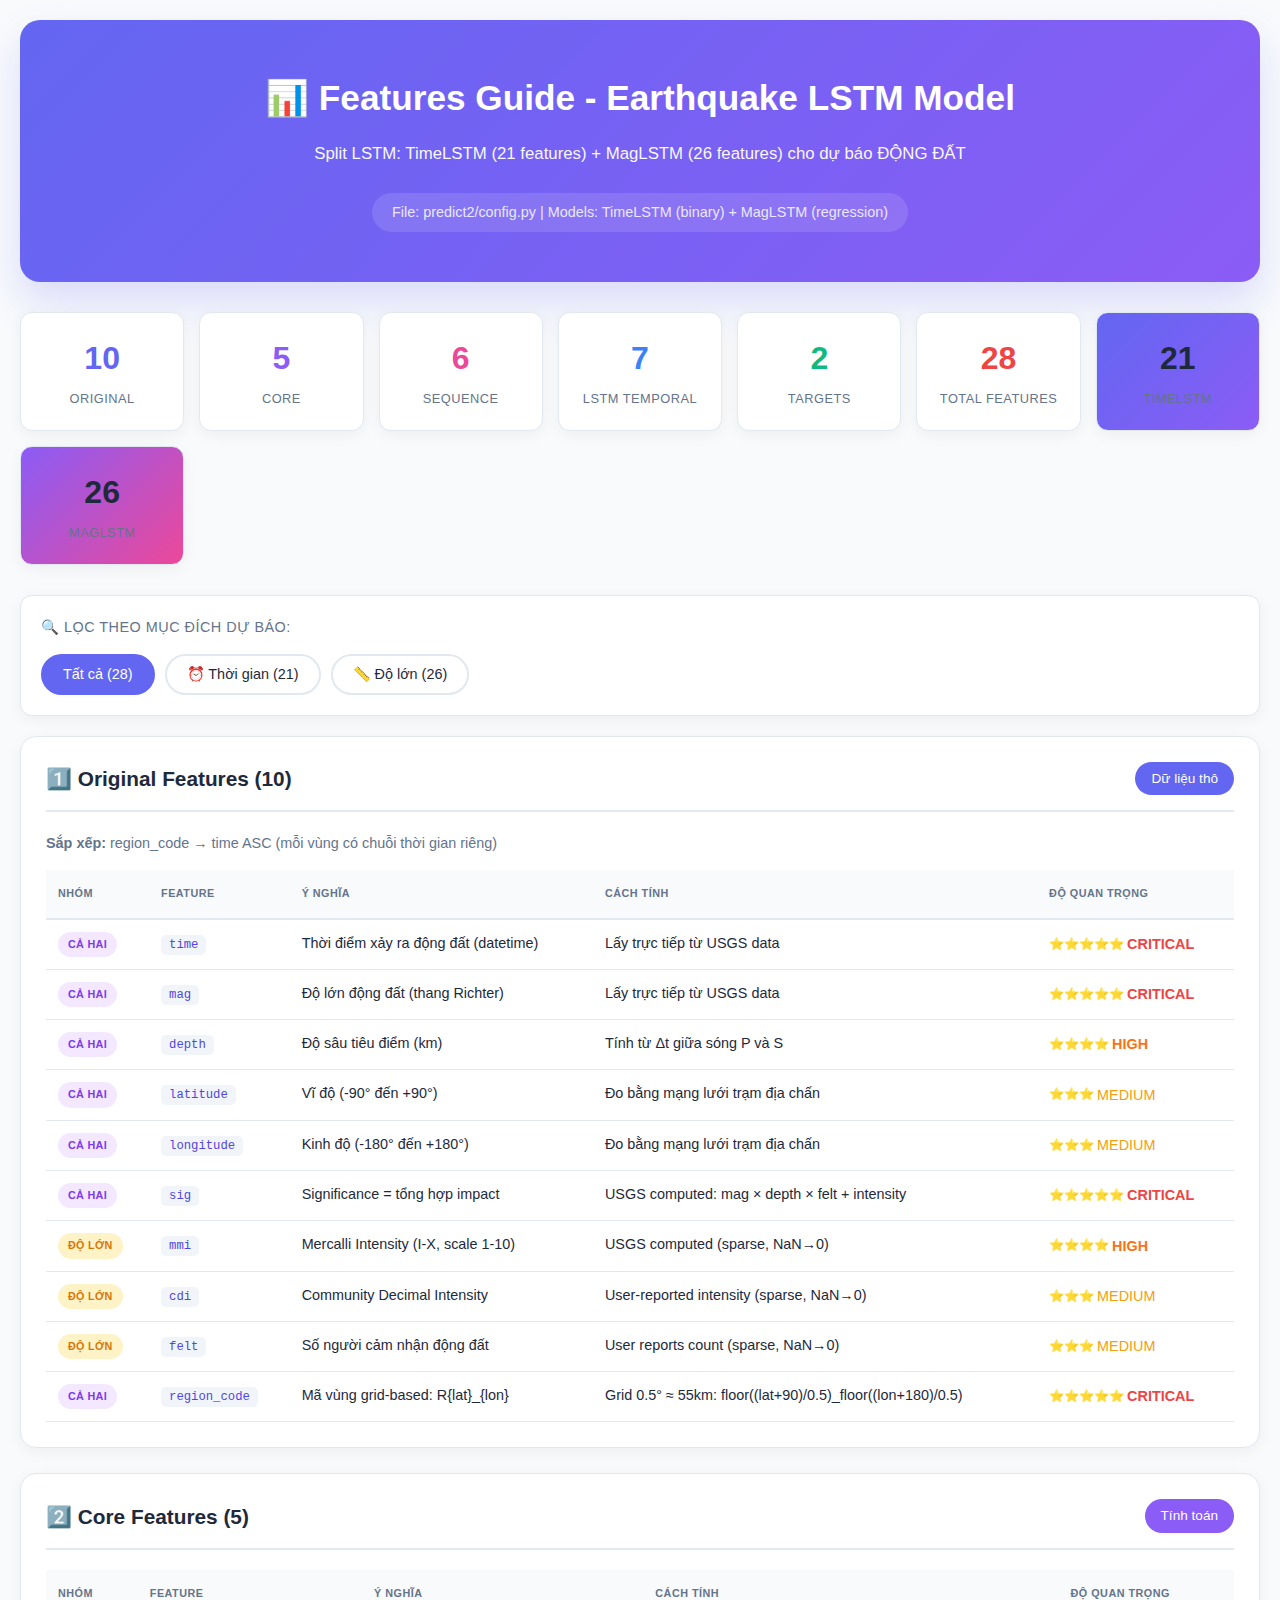
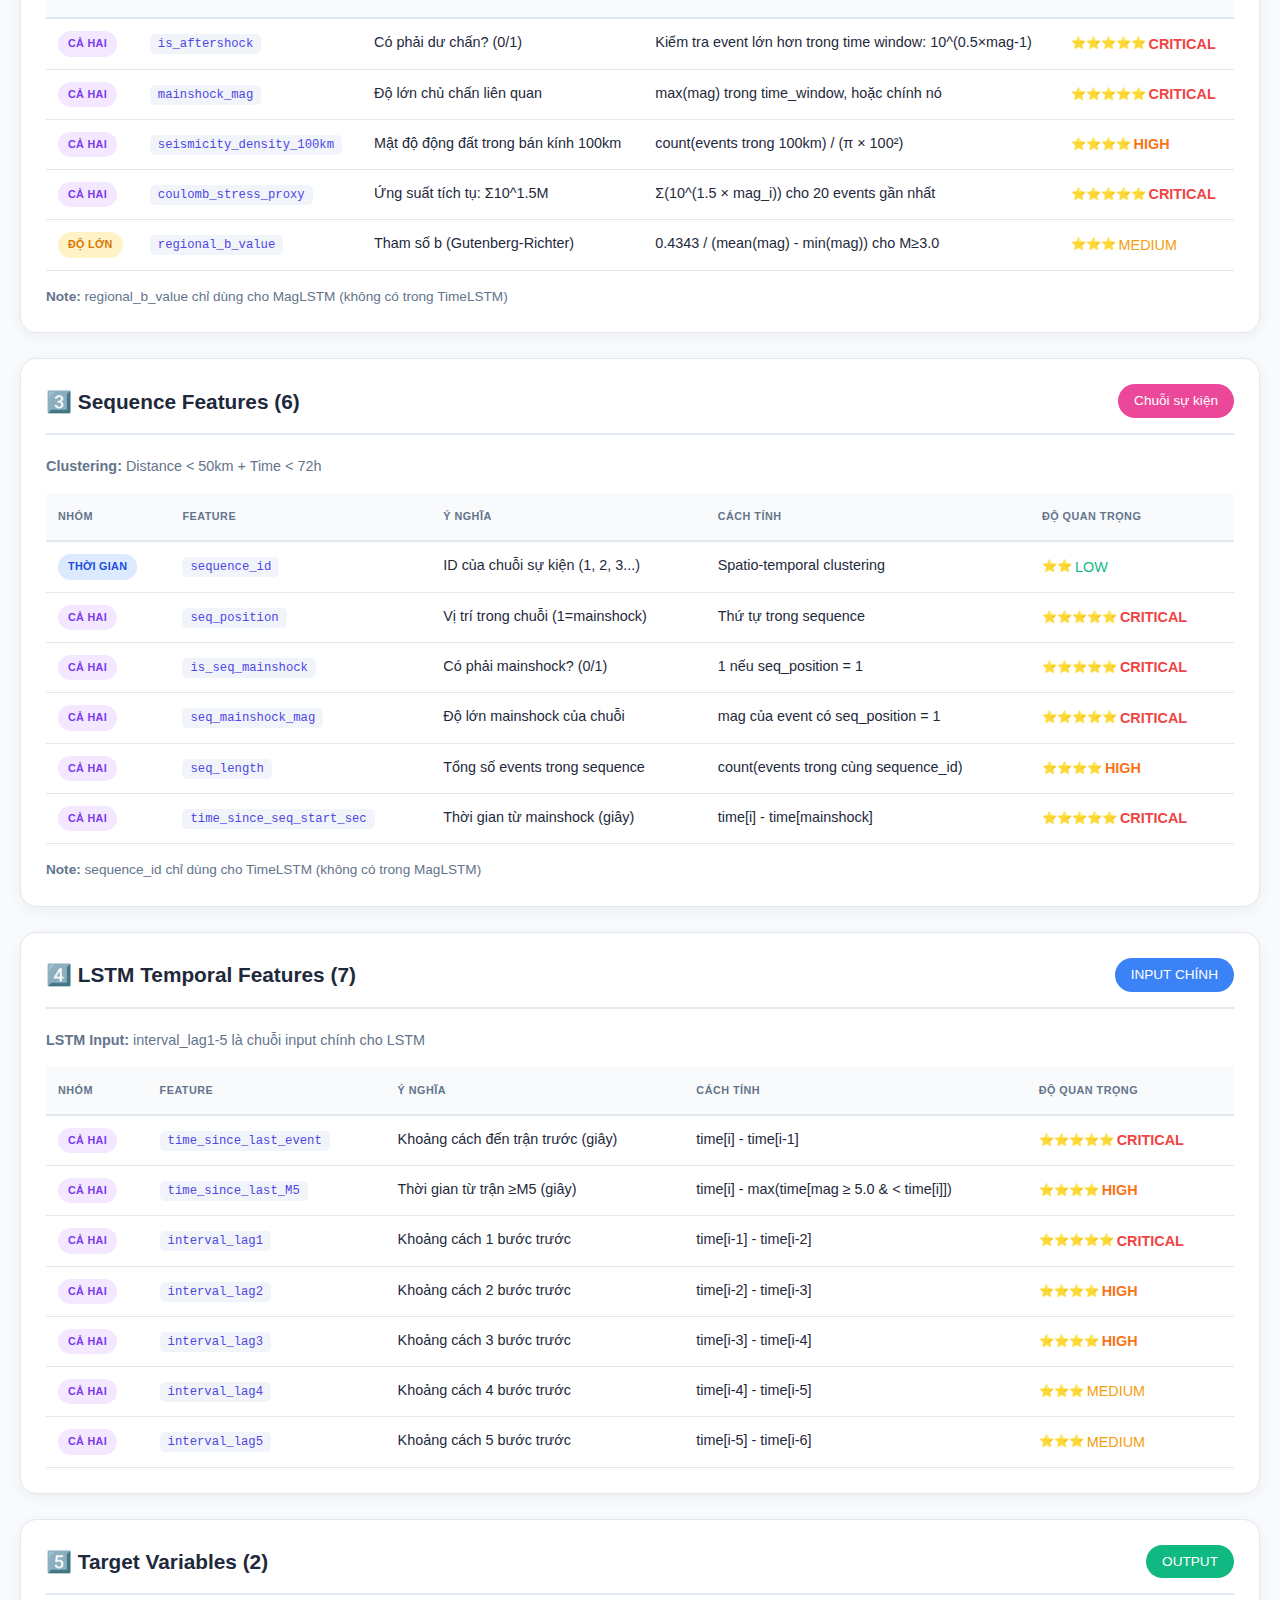
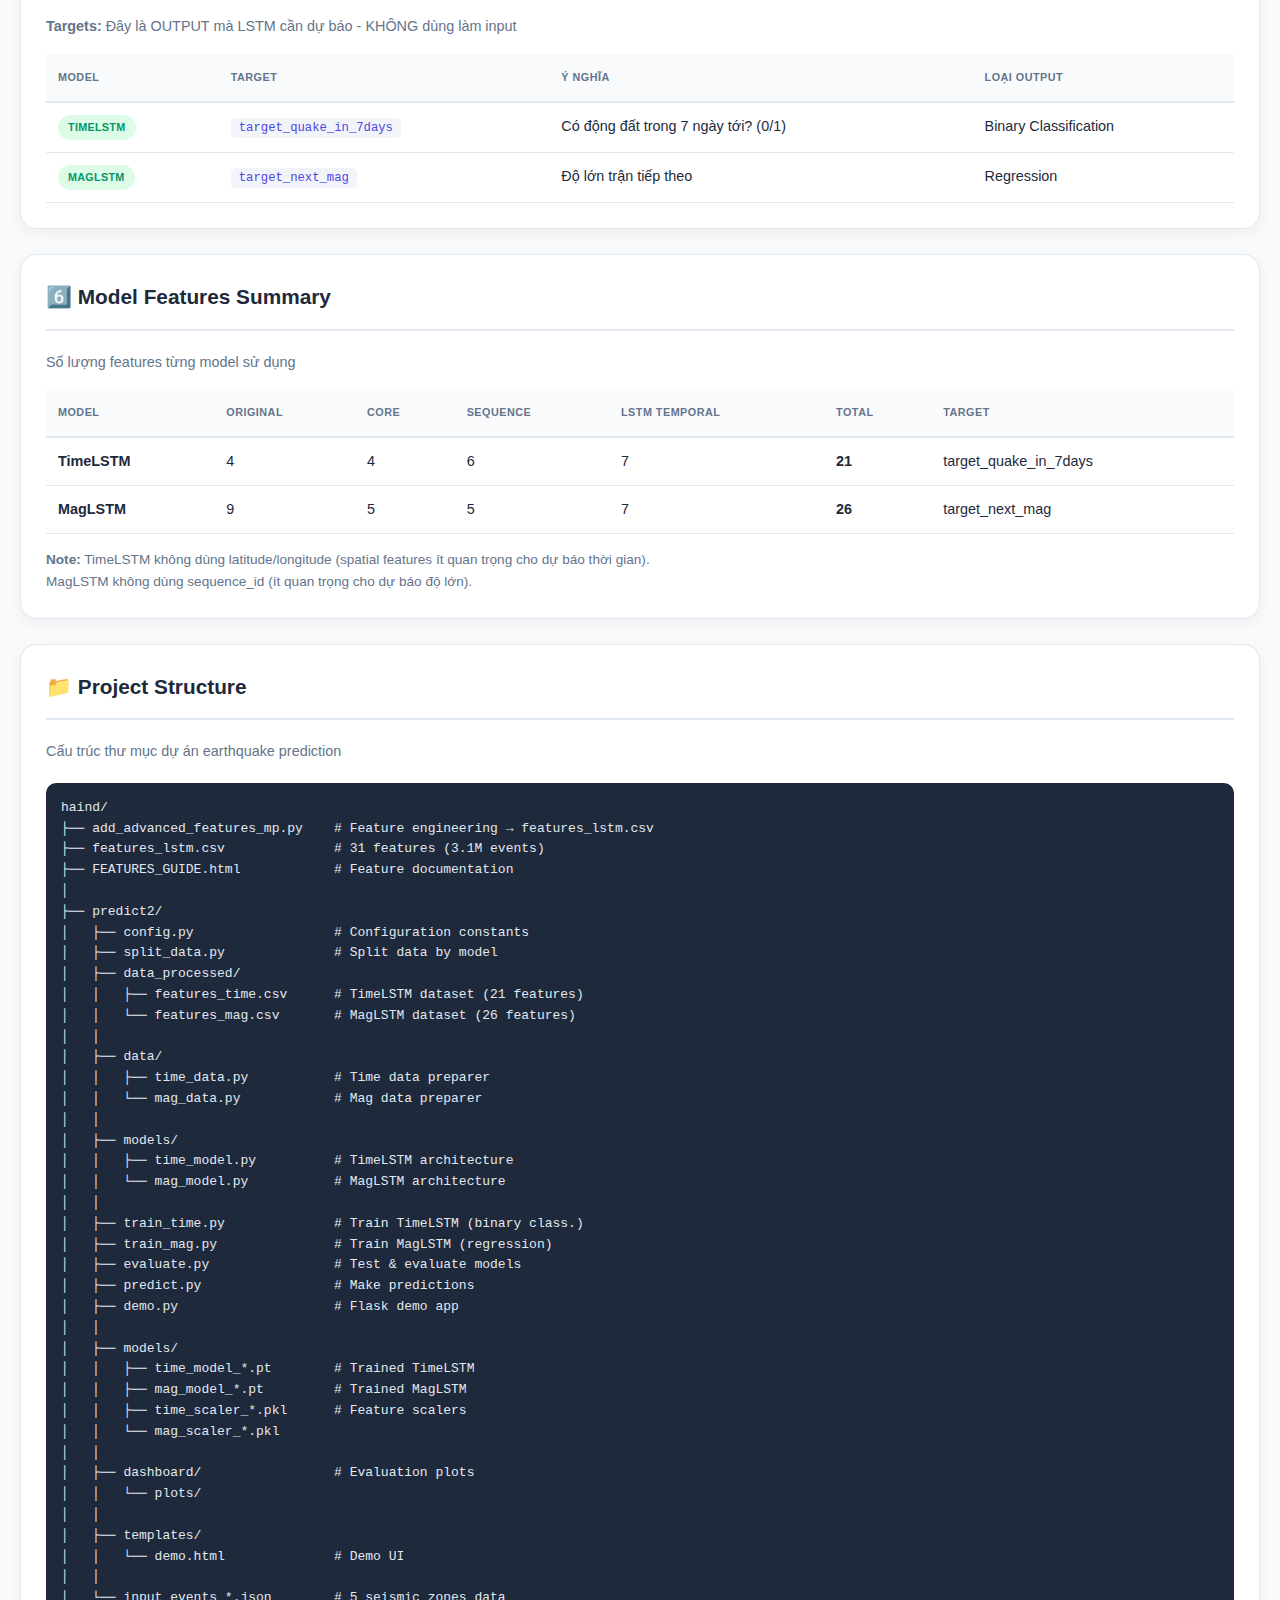
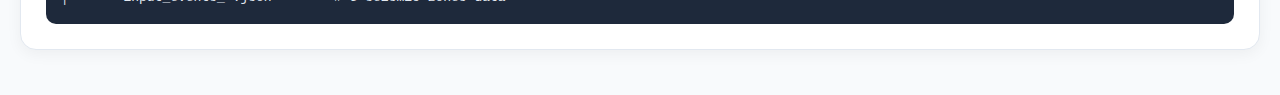
<file: haind/FEATURES_GUIDE.html>
<!DOCTYPE html>
<html lang="vi">
<head>
    <meta charset="UTF-8">
    <meta name="viewport" content="width=device-width, initial-scale=1.0">
    <title>Features Guide - Earthquake LSTM Model</title>
    <style>
        :root {
            --primary: #6366f1;
            --primary-dark: #4f46e5;
            --secondary: #8b5cf6;
            --success: #10b981;
            --danger: #ef4444;
            --warning: #f59e0b;
            --text: #1e293b;
            --text-light: #64748b;
            --border: #e2e8f0;
            --card-bg: #ffffff;
            --bg: #f8fafc;
        }

        * {
            margin: 0;
            padding: 0;
            box-sizing: border-box;
        }

        body {
            font-family: -apple-system, BlinkMacSystemFont, 'Segoe UI', Roboto, Oxygen, Ubuntu, sans-serif;
            background: var(--bg);
            color: var(--text);
            line-height: 1.6;
            padding: 20px;
        }

        .container {
            max-width: 1400px;
            margin: 0 auto;
        }

        /* Table wrapper for scrolling */
        .table-wrapper {
            overflow-x: auto;
        }

        /* Hidden class for filter */
        .hidden {
            display: none !important;
        }

        header {
            background: linear-gradient(135deg, var(--primary) 0%, var(--secondary) 100%);
            color: white;
            padding: 50px 40px;
            border-radius: 20px;
            margin-bottom: 30px;
            box-shadow: 0 20px 40px rgba(99, 102, 241, 0.2);
            text-align: center;
        }

        header h1 {
            font-size: 2.2em;
            font-weight: 700;
            margin-bottom: 15px;
        }

        header .subtitle {
            font-size: 1.05em;
            opacity: 0.95;
            margin-bottom: 10px;
        }

        header .meta {
            font-size: 0.9em;
            opacity: 0.85;
            background: rgba(255,255,255,0.15);
            display: inline-block;
            padding: 8px 20px;
            border-radius: 50px;
            margin-top: 15px;
        }

        /* Stats */
        .stats-grid {
            display: grid;
            grid-template-columns: repeat(auto-fit, minmax(150px, 1fr));
            gap: 15px;
            margin-bottom: 30px;
        }

        .stat-card {
            background: var(--card-bg);
            padding: 20px;
            border-radius: 12px;
            text-align: center;
            box-shadow: 0 4px 15px rgba(0,0,0,0.05);
            border: 1px solid var(--border);
        }

        .stat-card .number {
            font-size: 2em;
            font-weight: 700;
            margin-bottom: 5px;
        }

        .stat-card.original .number { color: var(--primary); }
        .stat-card.core .number { color: #8b5cf6; }
        .stat-card.sequence .number { color: #ec4899; }
        .stat-card.lstm .number { color: #3b82f6; }
        .stat-card.target .number { color: var(--success); }
        .stat-card.total .number { color: var(--danger); }

        .stat-card .label {
            font-size: 0.8em;
            color: var(--text-light);
            text-transform: uppercase;
            letter-spacing: 0.5px;
        }

        /* Alert Boxes */
        .alert {
            padding: 20px 25px;
            border-radius: 12px;
            margin-bottom: 20px;
            border-left: 5px solid;
            display: flex;
            align-items: start;
            gap: 15px;
        }

        .alert-warning {
            background: #fef3c7;
            border-color: #f59e0b;
        }

        .alert-info {
            background: #dbeafe;
            border-color: #3b82f6;
        }

        .alert-success {
            background: #dcfce7;
            border-color: #10b981;
        }

        .alert-icon {
            font-size: 1.5em;
            flex-shrink: 0;
        }

        .alert-content h4 {
            font-weight: 600;
            margin-bottom: 8px;
            color: var(--text);
        }

        .alert-content p {
            color: var(--text-light);
            font-size: 0.9em;
            margin-bottom: 5px;
        }

        .alert-content ul {
            margin-left: 20px;
            color: var(--text-light);
            font-size: 0.9em;
        }

        /* Filter Buttons */
        .filter-section {
            background: var(--card-bg);
            padding: 20px;
            border-radius: 12px;
            margin-bottom: 20px;
            box-shadow: 0 4px 15px rgba(0,0,0,0.05);
            border: 1px solid var(--border);
        }

        .filter-title {
            font-size: 0.9em;
            color: var(--text-light);
            margin-bottom: 15px;
            text-transform: uppercase;
            letter-spacing: 0.5px;
        }

        .filter-buttons {
            display: flex;
            gap: 10px;
            flex-wrap: wrap;
        }

        .filter-btn {
            padding: 10px 20px;
            border: 2px solid var(--border);
            background: white;
            border-radius: 25px;
            cursor: pointer;
            font-size: 0.9em;
            font-weight: 500;
            transition: all 0.2s;
            color: var(--text);
        }

        .filter-btn:hover {
            border-color: var(--primary);
            color: var(--primary);
        }

        .filter-btn.active {
            background: var(--primary);
            border-color: var(--primary);
            color: white;
        }

        /* Table */
        table {
            width: 100%;
            border-collapse: collapse;
            font-size: 0.9em;
        }

        thead {
            background: #f8fafc;
            position: sticky;
            top: 0;
            z-index: 10;
        }

        th {
            padding: 15px 12px;
            text-align: left;
            font-weight: 600;
            color: var(--text-light);
            text-transform: uppercase;
            font-size: 0.75em;
            letter-spacing: 0.5px;
            border-bottom: 2px solid var(--border);
            white-space: nowrap;
        }

        td {
            padding: 12px;
            border-bottom: 1px solid var(--border);
            vertical-align: top;
        }

        tbody tr:hover {
            background: #f8fafc;
        }

        /* Badges */
        .badge {
            display: inline-block;
            padding: 4px 10px;
            border-radius: 15px;
            font-size: 0.75em;
            font-weight: 600;
            text-transform: uppercase;
            letter-spacing: 0.3px;
        }

        .badge-time {
            background: #dbeafe;
            color: #1d4ed8;
        }

        .badge-mag {
            background: #fef3c7;
            color: #d97706;
        }

        .badge-both {
            background: #f3e8ff;
            color: #7c3aed;
        }

        .badge-target {
            background: #dcfce7;
            color: #059669;
        }

        /* Importance */
        .importance {
            display: inline-flex;
            align-items: center;
            gap: 3px;
        }

        .importance-critical {
            color: var(--danger);
            font-weight: 600;
        }

        .importance-high {
            color: #f97316;
            font-weight: 600;
        }

        .importance-medium {
            color: var(--warning);
        }

        .importance-low {
            color: var(--success);
        }

        .stars {
            color: #fbbf24;
            font-size: 0.85em;
        }

        code {
            font-family: 'Fira Code', 'Consolas', monospace;
            background: #f1f5f9;
            padding: 3px 8px;
            border-radius: 5px;
            font-size: 0.85em;
            color: var(--primary-dark);
        }

        /* Category Section */
        .category-section {
            background: var(--card-bg);
            padding: 25px;
            border-radius: 16px;
            margin-bottom: 25px;
            box-shadow: 0 4px 15px rgba(0,0,0,0.05);
            border: 1px solid var(--border);
        }

        .category-header {
            display: flex;
            align-items: center;
            justify-content: space-between;
            margin-bottom: 20px;
            padding-bottom: 15px;
            border-bottom: 2px solid var(--border);
        }

        .category-title {
            font-size: 1.3em;
            font-weight: 600;
        }

        .category-badge {
            background: var(--primary);
            color: white;
            padding: 6px 16px;
            border-radius: 20px;
            font-size: 0.85em;
        }

        .category-badge.original { background: var(--primary); }
        .category-badge.core { background: #8b5cf6; }
        .category-badge.sequence { background: #ec4899; }
        .category-badge.lstm { background: #3b82f6; }
        .category-badge.target { background: var(--success); }

        /* Footer */
        footer {
            background: var(--card-bg);
            padding: 25px;
            border-radius: 16px;
            text-align: center;
            box-shadow: 0 4px 15px rgba(0,0,0,0.05);
            border: 1px solid var(--border);
            margin-top: 30px;
        }

        footer p {
            color: var(--text-light);
            font-size: 0.9em;
            margin-bottom: 5px;
        }

        /* Responsive */
        @media (max-width: 768px) {
            header h1 { font-size: 1.8em; }
            .stats-grid { grid-template-columns: repeat(2, 1fr); }
            th, td { padding: 8px 6px; font-size: 0.8em; }
        }

        /* Preformatted text for project structure */
        pre {
            background: #1e293b;
            color: #e2e8f0;
            padding: 15px;
            border-radius: 10px;
            overflow-x: auto;
        }
    </style>
</head>
<body>
    <div class="container">
        <header>
            <h1>📊 Features Guide - Earthquake LSTM Model</h1>
            <p class="subtitle">Split LSTM: TimeLSTM (21 features) + MagLSTM (26 features) cho dự báo ĐỘNG ĐẤT</p>
            <div class="meta">File: predict2/config.py | Models: TimeLSTM (binary) + MagLSTM (regression)</div>
        </header>

        <!-- Stats -->
        <div class="stats-grid">
            <div class="stat-card original">
                <div class="number">10</div>
                <div class="label">Original</div>
            </div>
            <div class="stat-card core">
                <div class="number">5</div>
                <div class="label">Core</div>
            </div>
            <div class="stat-card sequence">
                <div class="number">6</div>
                <div class="label">Sequence</div>
            </div>
            <div class="stat-card lstm">
                <div class="number">7</div>
                <div class="label">LSTM Temporal</div>
            </div>
            <div class="stat-card target">
                <div class="number">2</div>
                <div class="label">Targets</div>
            </div>
            <div class="stat-card total">
                <div class="number">28</div>
                <div class="label">Total Features</div>
            </div>
            <div class="stat-card" style="background: linear-gradient(135deg, #6366f1 0%, #8b5cf6 100%);">
                <div class="number">21</div>
                <div class="label">TimeLSTM</div>
            </div>
            <div class="stat-card" style="background: linear-gradient(135deg, #8b5cf6 0%, #ec4899 100%);">
                <div class="number">26</div>
                <div class="label">MagLSTM</div>
            </div>
        </div>

        <!-- Filter -->
        <div class="filter-section">
            <div class="filter-title">🔍 Lọc theo mục đích dự báo:</div>
            <div class="filter-buttons">
                <button class="filter-btn active" data-filter="all">Tất cả (28)</button>
                <button class="filter-btn" data-filter="time">⏰ Thời gian (21)</button>
                <button class="filter-btn" data-filter="mag">📏 Độ lớn (26)</button>
            </div>
        </div>

        <!-- ORIGINAL FEATURES -->
        <div class="category-section">
            <div class="category-header">
                <h2 class="category-title">1️⃣ Original Features (10)</h2>
                <span class="category-badge original">Dữ liệu thô</span>
            </div>
            <p style="color: var(--text-light); font-size: 0.9em; margin-bottom: 15px;">
                <strong>Sắp xếp:</strong> region_code → time ASC (mỗi vùng có chuỗi thời gian riêng)
            </p>
            <div class="table-wrapper">
                <table>
                    <thead>
                        <tr>
                            <th>Nhóm</th>
                            <th>Feature</th>
                            <th>Ý nghĩa</th>
                            <th>Cách tính</th>
                            <th>Độ quan trọng</th>
                        </tr>
                    </thead>
                    <tbody>
                        <tr data-purpose="time,mag">
                            <td><span class="badge badge-both">Cả hai</span></td>
                            <td><code>time</code></td>
                            <td>Thời điểm xảy ra động đất (datetime)</td>
                            <td>Lấy trực tiếp từ USGS data</td>
                            <td><span class="importance importance-critical"><span class="stars">⭐⭐⭐⭐⭐</span> CRITICAL</span></td>
                        </tr>
                        <tr data-purpose="time,mag">
                            <td><span class="badge badge-both">Cả hai</span></td>
                            <td><code>mag</code></td>
                            <td>Độ lớn động đất (thang Richter)</td>
                            <td>Lấy trực tiếp từ USGS data</td>
                            <td><span class="importance importance-critical"><span class="stars">⭐⭐⭐⭐⭐</span> CRITICAL</span></td>
                        </tr>
                        <tr data-purpose="time,mag">
                            <td><span class="badge badge-both">Cả hai</span></td>
                            <td><code>depth</code></td>
                            <td>Độ sâu tiêu điểm (km)</td>
                            <td>Tính từ Δt giữa sóng P và S</td>
                            <td><span class="importance importance-high"><span class="stars">⭐⭐⭐⭐</span> HIGH</span></td>
                        </tr>
                        <tr data-purpose="time,mag">
                            <td><span class="badge badge-both">Cả hai</span></td>
                            <td><code>latitude</code></td>
                            <td>Vĩ độ (-90° đến +90°)</td>
                            <td>Đo bằng mạng lưới trạm địa chấn</td>
                            <td><span class="importance importance-medium"><span class="stars">⭐⭐⭐</span> MEDIUM</span></td>
                        </tr>
                        <tr data-purpose="time,mag">
                            <td><span class="badge badge-both">Cả hai</span></td>
                            <td><code>longitude</code></td>
                            <td>Kinh độ (-180° đến +180°)</td>
                            <td>Đo bằng mạng lưới trạm địa chấn</td>
                            <td><span class="importance importance-medium"><span class="stars">⭐⭐⭐</span> MEDIUM</span></td>
                        </tr>
                        <tr data-purpose="time,mag">
                            <td><span class="badge badge-both">Cả hai</span></td>
                            <td><code>sig</code></td>
                            <td>Significance = tổng hợp impact</td>
                            <td>USGS computed: mag × depth × felt + intensity</td>
                            <td><span class="importance importance-critical"><span class="stars">⭐⭐⭐⭐⭐</span> CRITICAL</span></td>
                        </tr>
                        <tr data-purpose="mag">
                            <td><span class="badge badge-mag">Độ lớn</span></td>
                            <td><code>mmi</code></td>
                            <td>Mercalli Intensity (I-X, scale 1-10)</td>
                            <td>USGS computed (sparse, NaN→0)</td>
                            <td><span class="importance importance-high"><span class="stars">⭐⭐⭐⭐</span> HIGH</span></td>
                        </tr>
                        <tr data-purpose="mag">
                            <td><span class="badge badge-mag">Độ lớn</span></td>
                            <td><code>cdi</code></td>
                            <td>Community Decimal Intensity</td>
                            <td>User-reported intensity (sparse, NaN→0)</td>
                            <td><span class="importance importance-medium"><span class="stars">⭐⭐⭐</span> MEDIUM</span></td>
                        </tr>
                        <tr data-purpose="mag">
                            <td><span class="badge badge-mag">Độ lớn</span></td>
                            <td><code>felt</code></td>
                            <td>Số người cảm nhận động đất</td>
                            <td>User reports count (sparse, NaN→0)</td>
                            <td><span class="importance importance-medium"><span class="stars">⭐⭐⭐</span> MEDIUM</span></td>
                        </tr>
                        <tr data-purpose="time,mag">
                            <td><span class="badge badge-both">Cả hai</span></td>
                            <td><code>region_code</code></td>
                            <td>Mã vùng grid-based: R{lat}_{lon}</td>
                            <td>Grid 0.5° ≈ 55km: floor((lat+90)/0.5)_floor((lon+180)/0.5)</td>
                            <td><span class="importance importance-critical"><span class="stars">⭐⭐⭐⭐⭐</span> CRITICAL</span></td>
                        </tr>
                    </tbody>
                </table>
            </div>
        </div>

        <!-- CORE FEATURES -->
        <div class="category-section">
            <div class="category-header">
                <h2 class="category-title">2️⃣ Core Features (5)</h2>
                <span class="category-badge core">Tính toán</span>
            </div>
            <div class="table-wrapper">
                <table>
                    <thead>
                        <tr>
                            <th>Nhóm</th>
                            <th>Feature</th>
                            <th>Ý nghĩa</th>
                            <th>Cách tính</th>
                            <th>Độ quan trọng</th>
                        </tr>
                    </thead>
                    <tbody>
                        <tr data-purpose="time,mag">
                            <td><span class="badge badge-both">Cả hai</span></td>
                            <td><code>is_aftershock</code></td>
                            <td>Có phải dư chấn? (0/1)</td>
                            <td>Kiểm tra event lớn hơn trong time window: 10^(0.5×mag-1)</td>
                            <td><span class="importance importance-critical"><span class="stars">⭐⭐⭐⭐⭐</span> CRITICAL</span></td>
                        </tr>
                        <tr data-purpose="time,mag">
                            <td><span class="badge badge-both">Cả hai</span></td>
                            <td><code>mainshock_mag</code></td>
                            <td>Độ lớn chủ chấn liên quan</td>
                            <td>max(mag) trong time_window, hoặc chính nó</td>
                            <td><span class="importance importance-critical"><span class="stars">⭐⭐⭐⭐⭐</span> CRITICAL</span></td>
                        </tr>
                        <tr data-purpose="time,mag">
                            <td><span class="badge badge-both">Cả hai</span></td>
                            <td><code>seismicity_density_100km</code></td>
                            <td>Mật độ động đất trong bán kính 100km</td>
                            <td>count(events trong 100km) / (π × 100²)</td>
                            <td><span class="importance importance-high"><span class="stars">⭐⭐⭐⭐</span> HIGH</span></td>
                        </tr>
                        <tr data-purpose="time,mag">
                            <td><span class="badge badge-both">Cả hai</span></td>
                            <td><code>coulomb_stress_proxy</code></td>
                            <td>Ứng suất tích tụ: Σ10^1.5M</td>
                            <td>Σ(10^(1.5 × mag_i)) cho 20 events gần nhất</td>
                            <td><span class="importance importance-critical"><span class="stars">⭐⭐⭐⭐⭐</span> CRITICAL</span></td>
                        </tr>
                        <tr data-purpose="mag">
                            <td><span class="badge badge-mag">Độ lớn</span></td>
                            <td><code>regional_b_value</code></td>
                            <td>Tham số b (Gutenberg-Richter)</td>
                            <td>0.4343 / (mean(mag) - min(mag)) cho M≥3.0</td>
                            <td><span class="importance importance-medium"><span class="stars">⭐⭐⭐</span> MEDIUM</span></td>
                        </tr>
                    </tbody>
                </table>
            </div>
            <p style="color: var(--text-light); font-size: 0.85em; margin-top: 15px;">
                <strong>Note:</strong> regional_b_value chỉ dùng cho MagLSTM (không có trong TimeLSTM)
            </p>
        </div>

        <!-- SEQUENCE FEATURES -->
        <div class="category-section">
            <div class="category-header">
                <h2 class="category-title">3️⃣ Sequence Features (6)</h2>
                <span class="category-badge sequence">Chuỗi sự kiện</span>
            </div>
            <p style="color: var(--text-light); font-size: 0.9em; margin-bottom: 15px;">
                <strong>Clustering:</strong> Distance &lt; 50km + Time &lt; 72h
            </p>
            <div class="table-wrapper">
                <table>
                    <thead>
                        <tr>
                            <th>Nhóm</th>
                            <th>Feature</th>
                            <th>Ý nghĩa</th>
                            <th>Cách tính</th>
                            <th>Độ quan trọng</th>
                        </tr>
                    </thead>
                    <tbody>
                        <tr data-purpose="time">
                            <td><span class="badge badge-time">Thời gian</span></td>
                            <td><code>sequence_id</code></td>
                            <td>ID của chuỗi sự kiện (1, 2, 3...)</td>
                            <td>Spatio-temporal clustering</td>
                            <td><span class="importance importance-low"><span class="stars">⭐⭐</span> LOW</span></td>
                        </tr>
                        <tr data-purpose="time,mag">
                            <td><span class="badge badge-both">Cả hai</span></td>
                            <td><code>seq_position</code></td>
                            <td>Vị trí trong chuỗi (1=mainshock)</td>
                            <td>Thứ tự trong sequence</td>
                            <td><span class="importance importance-critical"><span class="stars">⭐⭐⭐⭐⭐</span> CRITICAL</span></td>
                        </tr>
                        <tr data-purpose="time,mag">
                            <td><span class="badge badge-both">Cả hai</span></td>
                            <td><code>is_seq_mainshock</code></td>
                            <td>Có phải mainshock? (0/1)</td>
                            <td>1 nếu seq_position = 1</td>
                            <td><span class="importance importance-critical"><span class="stars">⭐⭐⭐⭐⭐</span> CRITICAL</span></td>
                        </tr>
                        <tr data-purpose="time,mag">
                            <td><span class="badge badge-both">Cả hai</span></td>
                            <td><code>seq_mainshock_mag</code></td>
                            <td>Độ lớn mainshock của chuỗi</td>
                            <td>mag của event có seq_position = 1</td>
                            <td><span class="importance importance-critical"><span class="stars">⭐⭐⭐⭐⭐</span> CRITICAL</span></td>
                        </tr>
                        <tr data-purpose="time,mag">
                            <td><span class="badge badge-both">Cả hai</span></td>
                            <td><code>seq_length</code></td>
                            <td>Tổng số events trong sequence</td>
                            <td>count(events trong cùng sequence_id)</td>
                            <td><span class="importance importance-high"><span class="stars">⭐⭐⭐⭐</span> HIGH</span></td>
                        </tr>
                        <tr data-purpose="time,mag">
                            <td><span class="badge badge-both">Cả hai</span></td>
                            <td><code>time_since_seq_start_sec</code></td>
                            <td>Thời gian từ mainshock (giây)</td>
                            <td>time[i] - time[mainshock]</td>
                            <td><span class="importance importance-critical"><span class="stars">⭐⭐⭐⭐⭐</span> CRITICAL</span></td>
                        </tr>
                    </tbody>
                </table>
            </div>
            <p style="color: var(--text-light); font-size: 0.85em; margin-top: 15px;">
                <strong>Note:</strong> sequence_id chỉ dùng cho TimeLSTM (không có trong MagLSTM)
            </p>
        </div>

        <!-- LSTM TEMPORAL FEATURES -->
        <div class="category-section">
            <div class="category-header">
                <h2 class="category-title">4️⃣ LSTM Temporal Features (7)</h2>
                <span class="category-badge lstm">INPUT CHÍNH</span>
            </div>
            <p style="color: var(--text-light); font-size: 0.9em; margin-bottom: 15px;">
                <strong>LSTM Input:</strong> interval_lag1-5 là chuỗi input chính cho LSTM
            </p>
            <div class="table-wrapper">
                <table>
                    <thead>
                        <tr>
                            <th>Nhóm</th>
                            <th>Feature</th>
                            <th>Ý nghĩa</th>
                            <th>Cách tính</th>
                            <th>Độ quan trọng</th>
                        </tr>
                    </thead>
                    <tbody>
                        <tr data-purpose="time,mag">
                            <td><span class="badge badge-both">Cả hai</span></td>
                            <td><code>time_since_last_event</code></td>
                            <td>Khoảng cách đến trận trước (giây)</td>
                            <td>time[i] - time[i-1]</td>
                            <td><span class="importance importance-critical"><span class="stars">⭐⭐⭐⭐⭐</span> CRITICAL</span></td>
                        </tr>
                        <tr data-purpose="time,mag">
                            <td><span class="badge badge-both">Cả hai</span></td>
                            <td><code>time_since_last_M5</code></td>
                            <td>Thời gian từ trận ≥M5 (giây)</td>
                            <td>time[i] - max(time[mag ≥ 5.0 & < time[i]])</td>
                            <td><span class="importance importance-high"><span class="stars">⭐⭐⭐⭐</span> HIGH</span></td>
                        </tr>
                        <tr data-purpose="time,mag">
                            <td><span class="badge badge-both">Cả hai</span></td>
                            <td><code>interval_lag1</code></td>
                            <td>Khoảng cách 1 bước trước</td>
                            <td>time[i-1] - time[i-2]</td>
                            <td><span class="importance importance-critical"><span class="stars">⭐⭐⭐⭐⭐</span> CRITICAL</span></td>
                        </tr>
                        <tr data-purpose="time,mag">
                            <td><span class="badge badge-both">Cả hai</span></td>
                            <td><code>interval_lag2</code></td>
                            <td>Khoảng cách 2 bước trước</td>
                            <td>time[i-2] - time[i-3]</td>
                            <td><span class="importance importance-high"><span class="stars">⭐⭐⭐⭐</span> HIGH</span></td>
                        </tr>
                        <tr data-purpose="time,mag">
                            <td><span class="badge badge-both">Cả hai</span></td>
                            <td><code>interval_lag3</code></td>
                            <td>Khoảng cách 3 bước trước</td>
                            <td>time[i-3] - time[i-4]</td>
                            <td><span class="importance importance-high"><span class="stars">⭐⭐⭐⭐</span> HIGH</span></td>
                        </tr>
                        <tr data-purpose="time,mag">
                            <td><span class="badge badge-both">Cả hai</span></td>
                            <td><code>interval_lag4</code></td>
                            <td>Khoảng cách 4 bước trước</td>
                            <td>time[i-4] - time[i-5]</td>
                            <td><span class="importance importance-medium"><span class="stars">⭐⭐⭐</span> MEDIUM</span></td>
                        </tr>
                        <tr data-purpose="time,mag">
                            <td><span class="badge badge-both">Cả hai</span></td>
                            <td><code>interval_lag5</code></td>
                            <td>Khoảng cách 5 bước trước</td>
                            <td>time[i-5] - time[i-6]</td>
                            <td><span class="importance importance-medium"><span class="stars">⭐⭐⭐</span> MEDIUM</span></td>
                        </tr>
                    </tbody>
                </table>
            </div>
        </div>

        <!-- TARGET VARIABLES -->
        <div class="category-section">
            <div class="category-header">
                <h2 class="category-title">5️⃣ Target Variables (2)</h2>
                <span class="category-badge target">OUTPUT</span>
            </div>
            <p style="color: var(--text-light); font-size: 0.9em; margin-bottom: 15px;">
                <strong>Targets:</strong> Đây là OUTPUT mà LSTM cần dự báo - KHÔNG dùng làm input
            </p>
            <div class="table-wrapper">
                <table>
                    <thead>
                        <tr>
                            <th>Model</th>
                            <th>Target</th>
                            <th>Ý nghĩa</th>
                            <th>Loại output</th>
                        </tr>
                    </thead>
                    <tbody>
                        <tr data-purpose="time">
                            <td><span class="badge badge-target">TimeLSTM</span></td>
                            <td><code>target_quake_in_7days</code></td>
                            <td>Có động đất trong 7 ngày tới? (0/1)</td>
                            <td>Binary Classification</td>
                        </tr>
                        <tr data-purpose="mag">
                            <td><span class="badge badge-target">MagLSTM</span></td>
                            <td><code>target_next_mag</code></td>
                            <td>Độ lớn trận tiếp theo</td>
                            <td>Regression</td>
                        </tr>
                    </tbody>
                </table>
            </div>
        </div>

        <!-- MODEL FEATURES SUMMARY -->
        <div class="category-section">
            <div class="category-header">
                <h2 class="category-title">6️⃣ Model Features Summary</h2>
            </div>
            <p style="color: var(--text-light); font-size: 0.9em; margin-bottom: 15px;">
                Số lượng features từng model sử dụng
            </p>
            <div class="table-wrapper">
                <table>
                    <thead>
                        <tr>
                            <th>Model</th>
                            <th>Original</th>
                            <th>Core</th>
                            <th>Sequence</th>
                            <th>LSTM Temporal</th>
                            <th>Total</th>
                            <th>Target</th>
                        </tr>
                    </thead>
                    <tbody>
                        <tr>
                            <td><strong>TimeLSTM</strong></td>
                            <td>4</td>
                            <td>4</td>
                            <td>6</td>
                            <td>7</td>
                            <td><strong>21</strong></td>
                            <td>target_quake_in_7days</td>
                        </tr>
                        <tr>
                            <td><strong>MagLSTM</strong></td>
                            <td>9</td>
                            <td>5</td>
                            <td>5</td>
                            <td>7</td>
                            <td><strong>26</strong></td>
                            <td>target_next_mag</td>
                        </tr>
                    </tbody>
                </table>
            </div>
            <p style="color: var(--text-light); font-size: 0.85em; margin-top: 15px;">
                <strong>Note:</strong> TimeLSTM không dùng latitude/longitude (spatial features ít quan trọng cho dự báo thời gian).<br>
                MagLSTM không dùng sequence_id (ít quan trọng cho dự báo độ lớn).
            </p>
        </div>

        <!-- PROJECT STRUCTURE -->
        <div class="category-section">
            <div class="category-header">
                <h2 class="category-title">📁 Project Structure</h2>
            </div>
            <p style="color: var(--text-light); font-size: 0.9em; margin-bottom: 20px;">
                Cấu trúc thư mục dự án earthquake prediction
            </p>
            <pre>haind/
├── add_advanced_features_mp.py    # Feature engineering → features_lstm.csv
├── features_lstm.csv              # 31 features (3.1M events)
├── FEATURES_GUIDE.html            # Feature documentation
│
├── predict2/
│   ├── config.py                  # Configuration constants
│   ├── split_data.py              # Split data by model
│   ├── data_processed/
│   │   ├── features_time.csv      # TimeLSTM dataset (21 features)
│   │   └── features_mag.csv       # MagLSTM dataset (26 features)
│   │
│   ├── data/
│   │   ├── time_data.py           # Time data preparer
│   │   └── mag_data.py            # Mag data preparer
│   │
│   ├── models/
│   │   ├── time_model.py          # TimeLSTM architecture
│   │   └── mag_model.py           # MagLSTM architecture
│   │
│   ├── train_time.py              # Train TimeLSTM (binary class.)
│   ├── train_mag.py               # Train MagLSTM (regression)
│   ├── evaluate.py                # Test & evaluate models
│   ├── predict.py                 # Make predictions
│   ├── demo.py                    # Flask demo app
│   │
│   ├── models/
│   │   ├── time_model_*.pt        # Trained TimeLSTM
│   │   ├── mag_model_*.pt         # Trained MagLSTM
│   │   ├── time_scaler_*.pkl      # Feature scalers
│   │   └── mag_scaler_*.pkl
│   │
│   ├── dashboard/                 # Evaluation plots
│   │   └── plots/
│   │
│   ├── templates/
│   │   └── demo.html              # Demo UI
│   │
│   └── input_events_*.json        # 5 seismic zones data</pre>
        </div>
    </div>

    <script>
        // Filter functionality
        const filterButtons = document.querySelectorAll('.filter-btn');
        const tableRows = document.querySelectorAll('tbody tr[data-purpose]');

        filterButtons.forEach(btn => {
            btn.addEventListener('click', () => {
                // Remove active from all buttons
                filterButtons.forEach(b => b.classList.remove('active'));
                // Add active to clicked button
                btn.classList.add('active');

                const filter = btn.dataset.filter;

                tableRows.forEach(row => {
                    const purpose = row.dataset.purpose;
                    if (filter === 'all') {
                        row.classList.remove('hidden');
                    } else if (purpose && purpose.includes(filter)) {
                        row.classList.remove('hidden');
                    } else {
                        row.classList.add('hidden');
                    }
                });
            });
        });
    </script>
</body>
</html>
</file>
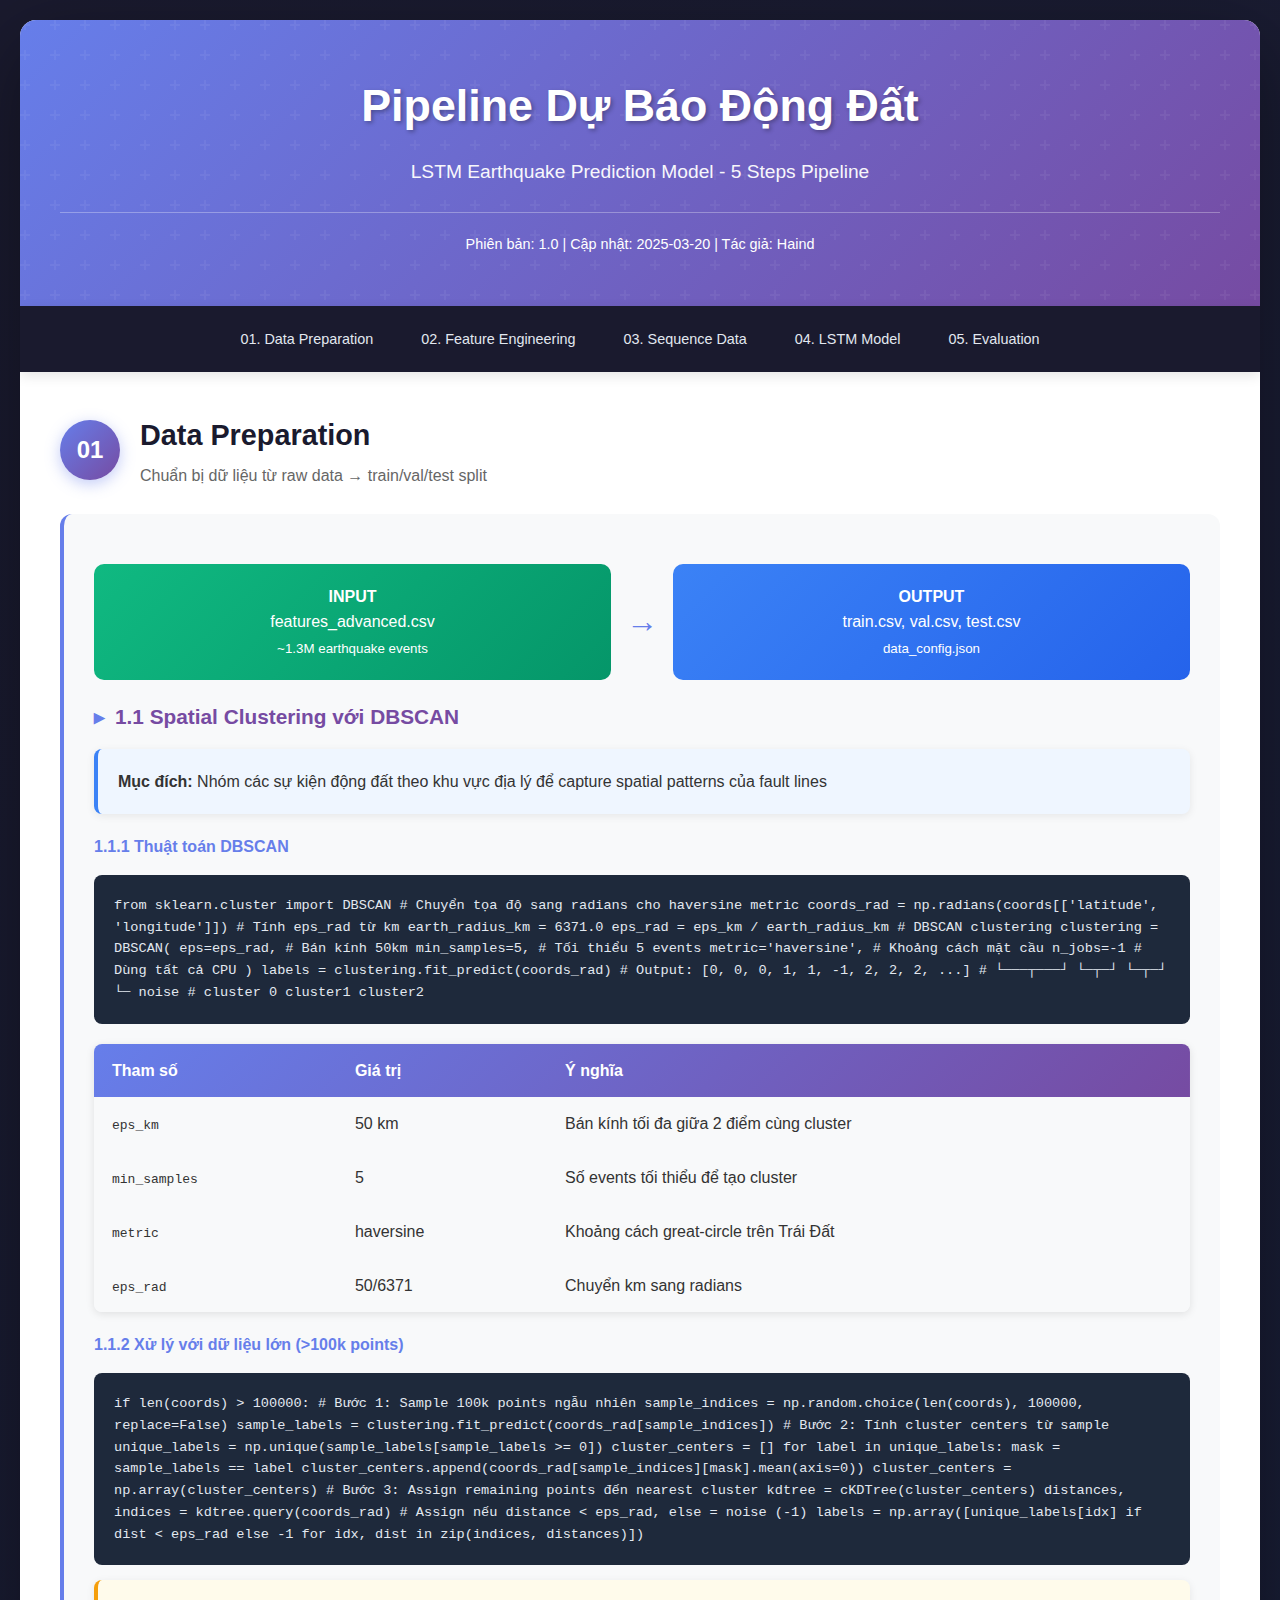
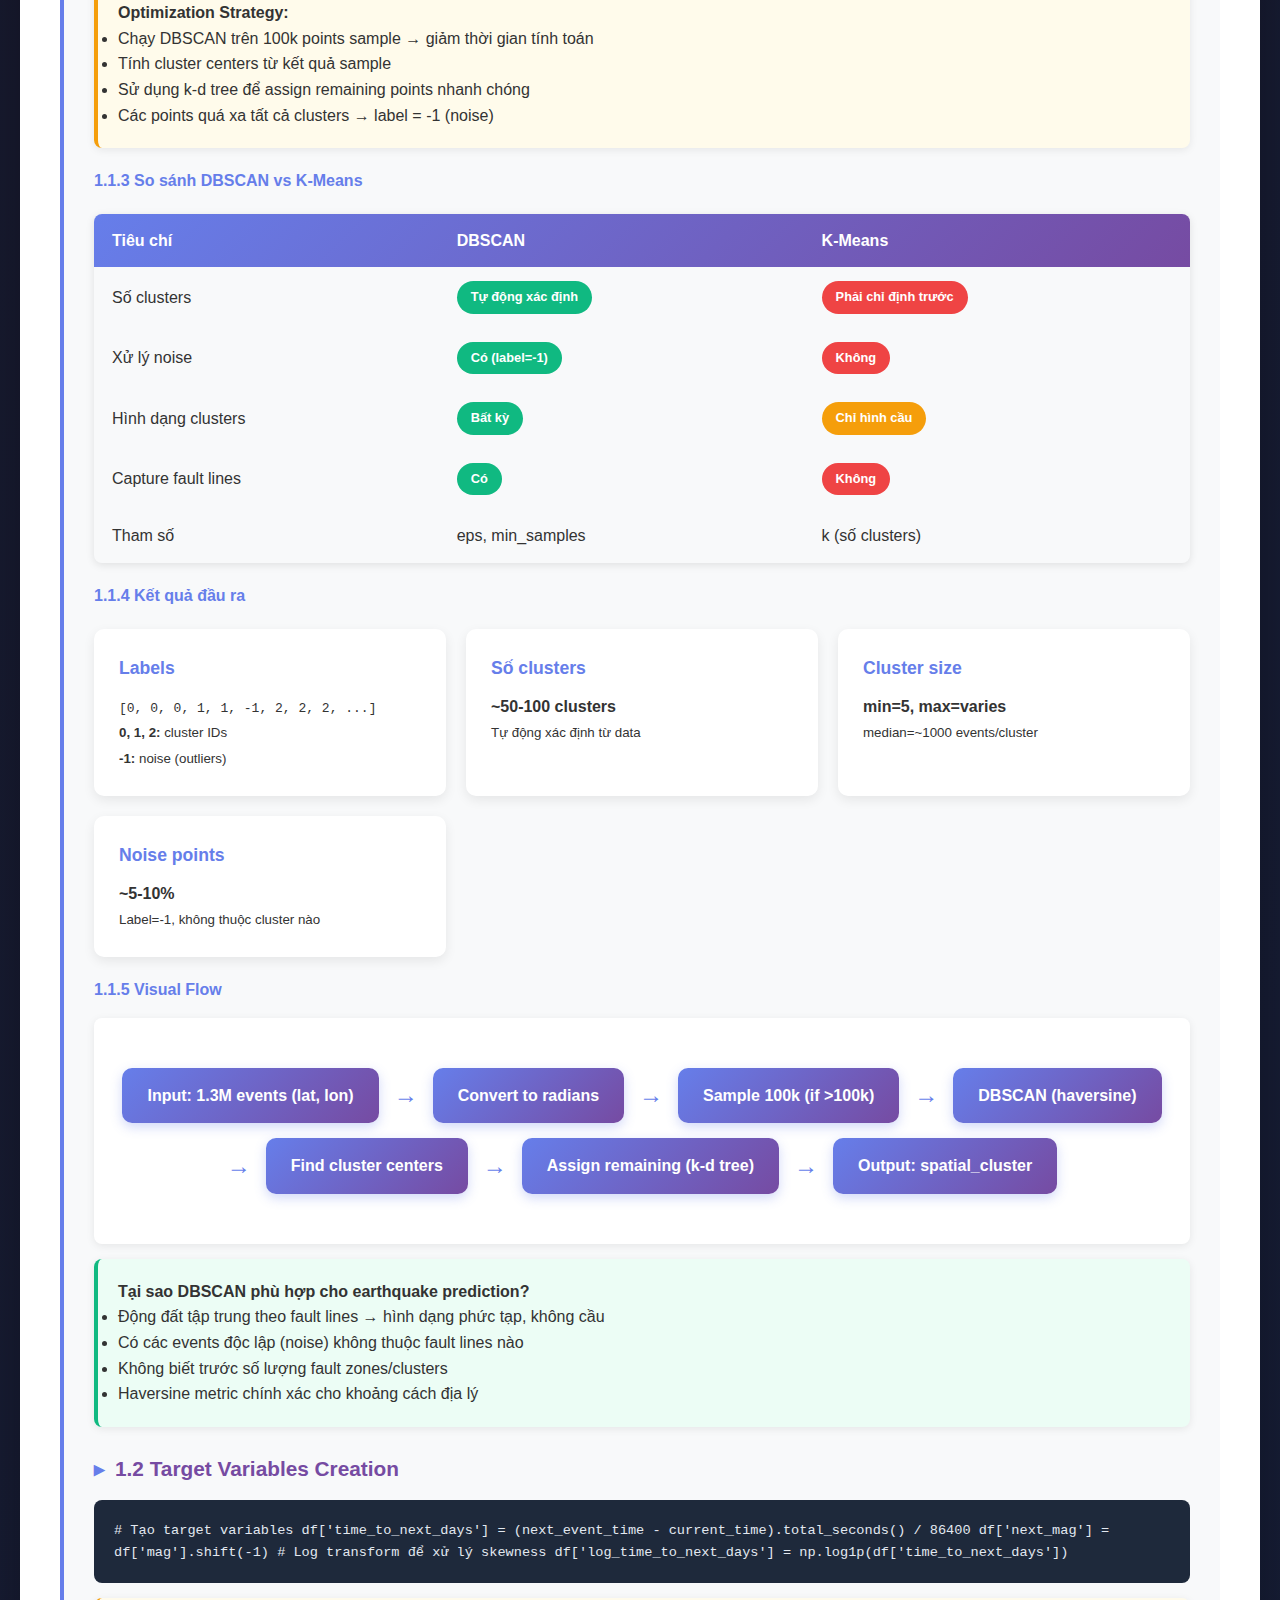
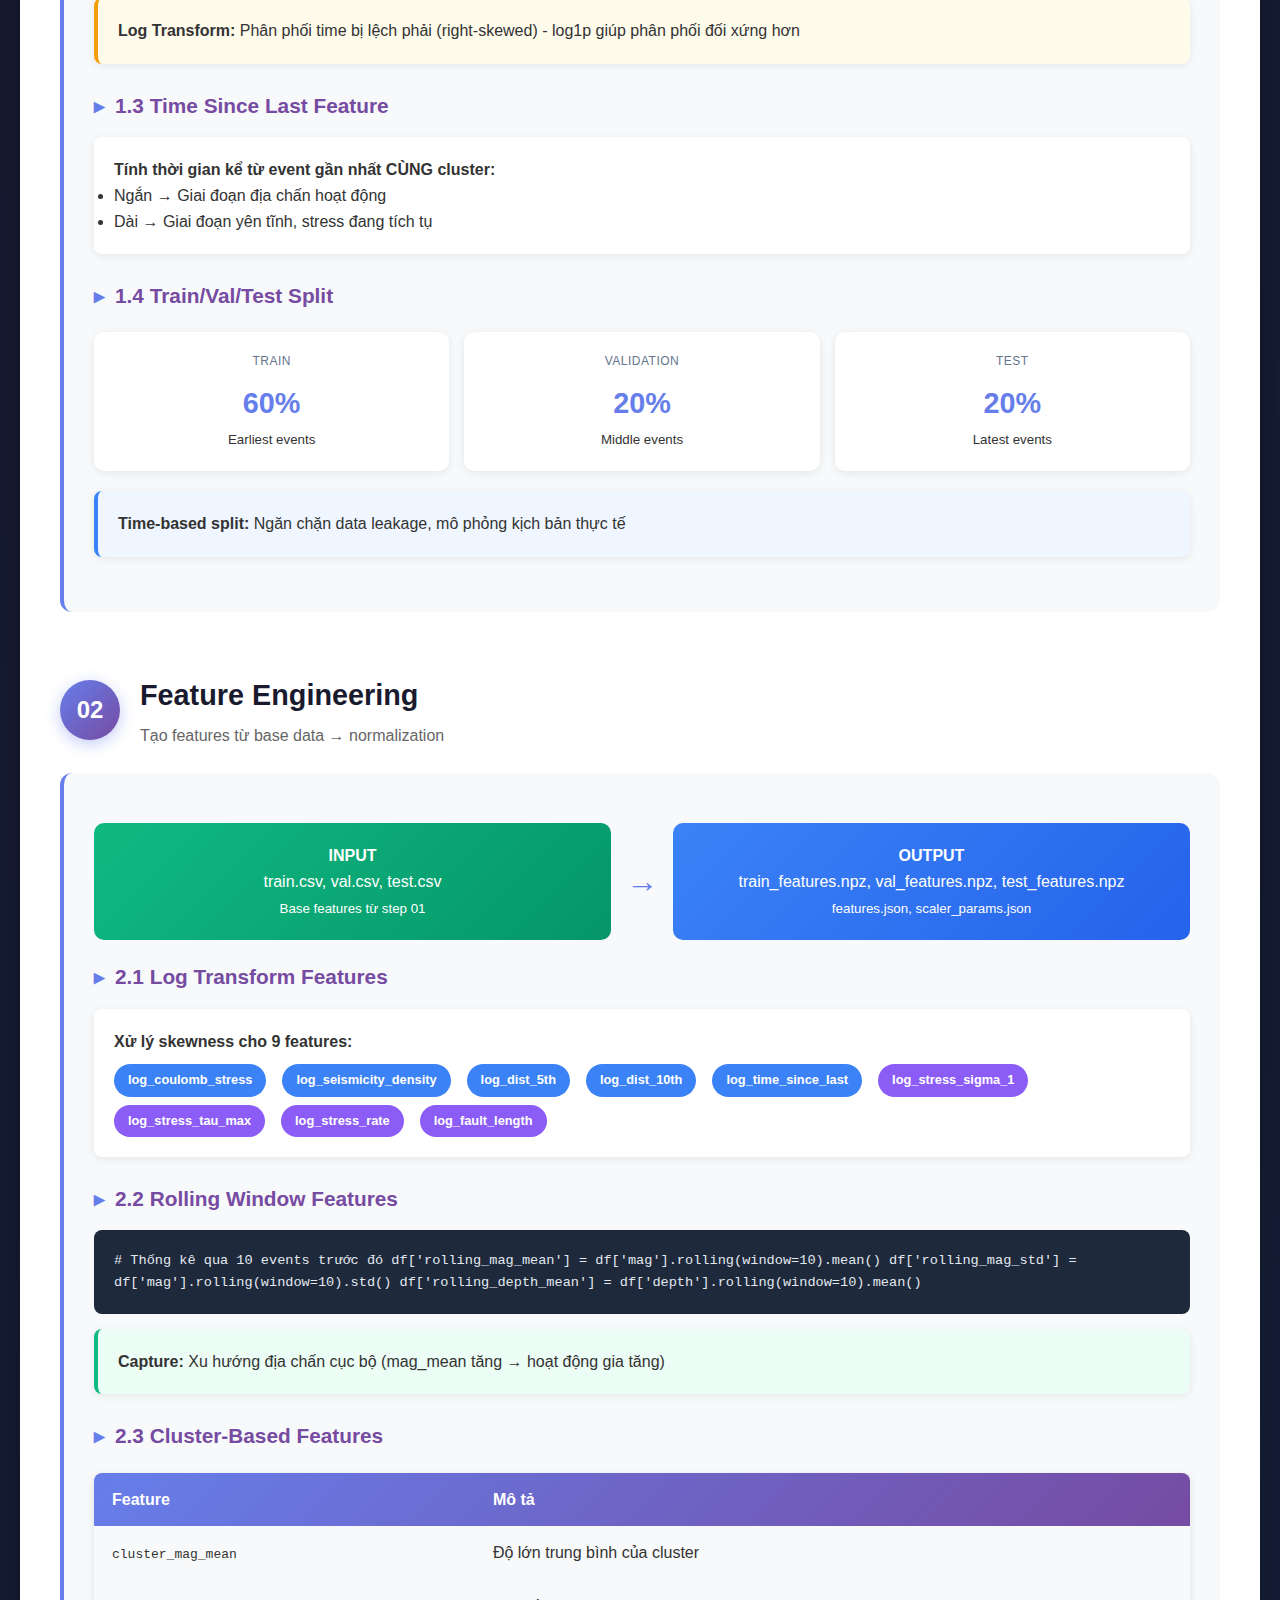
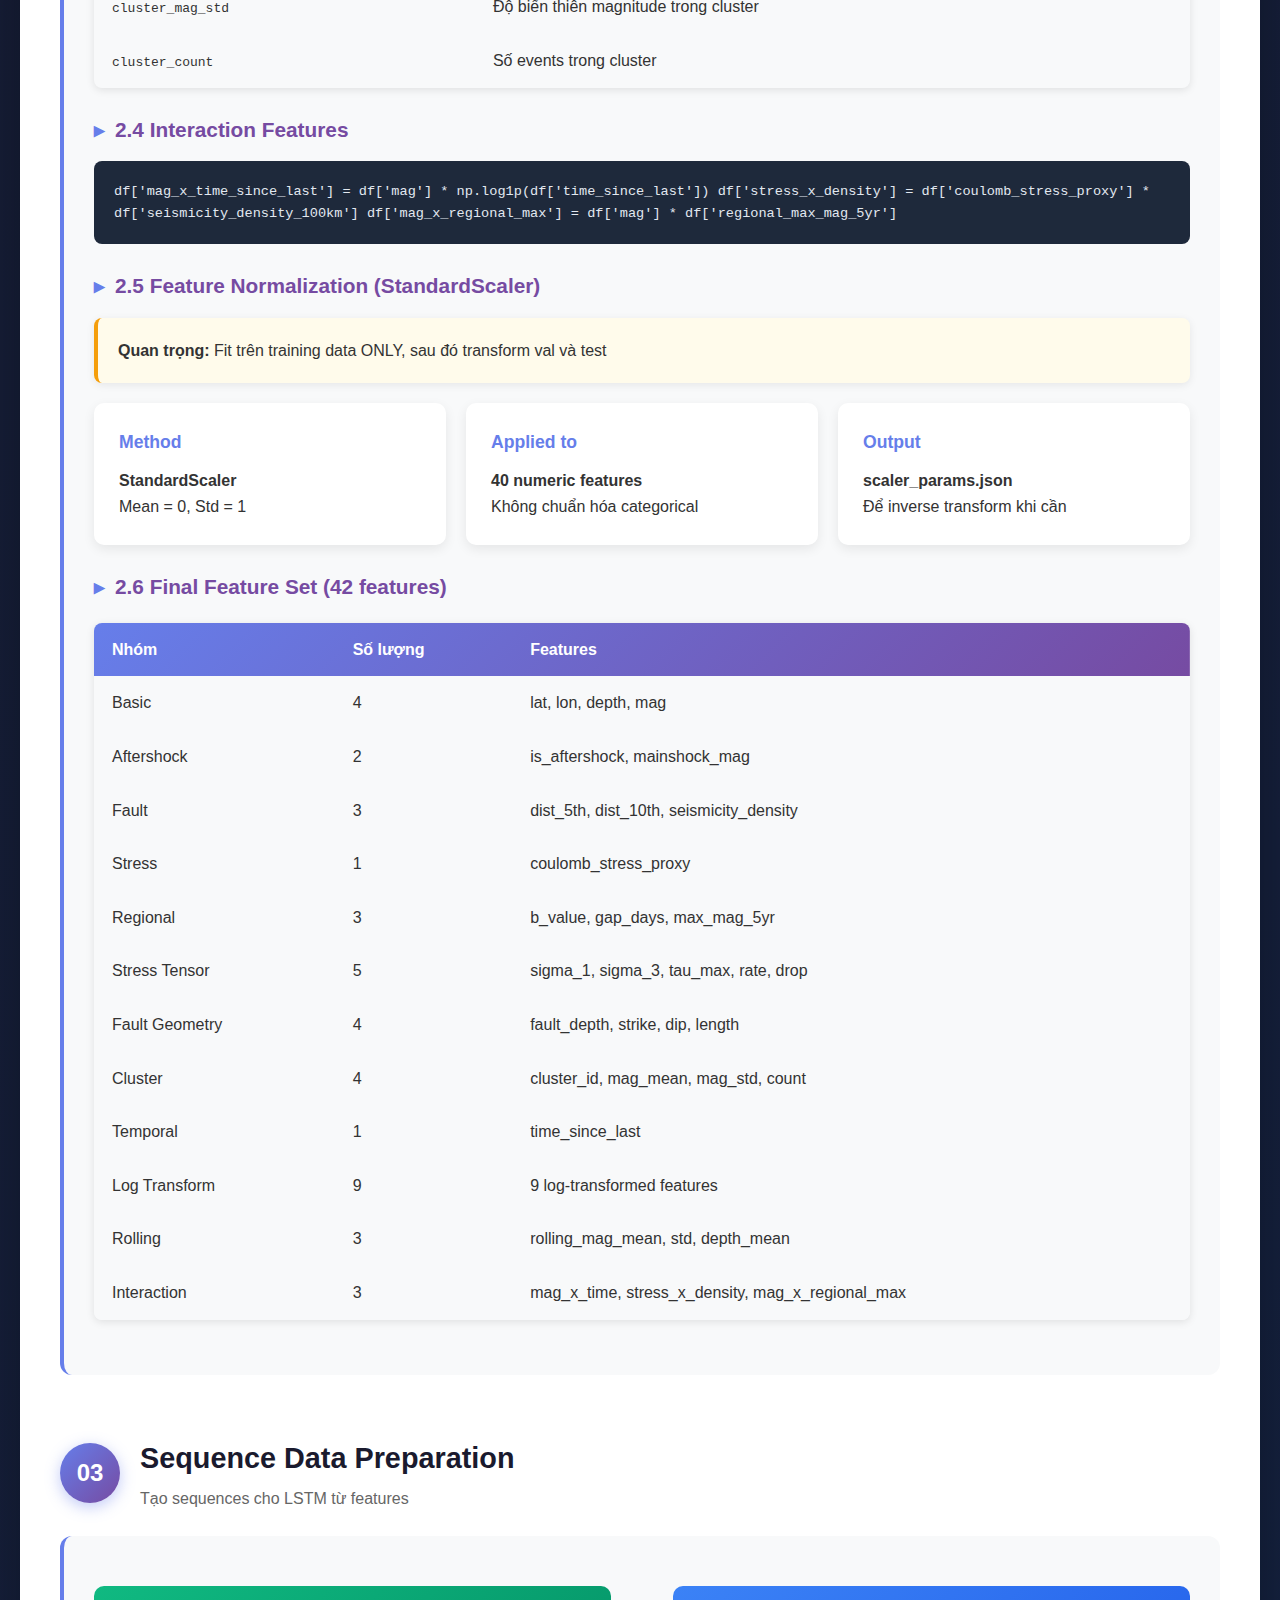
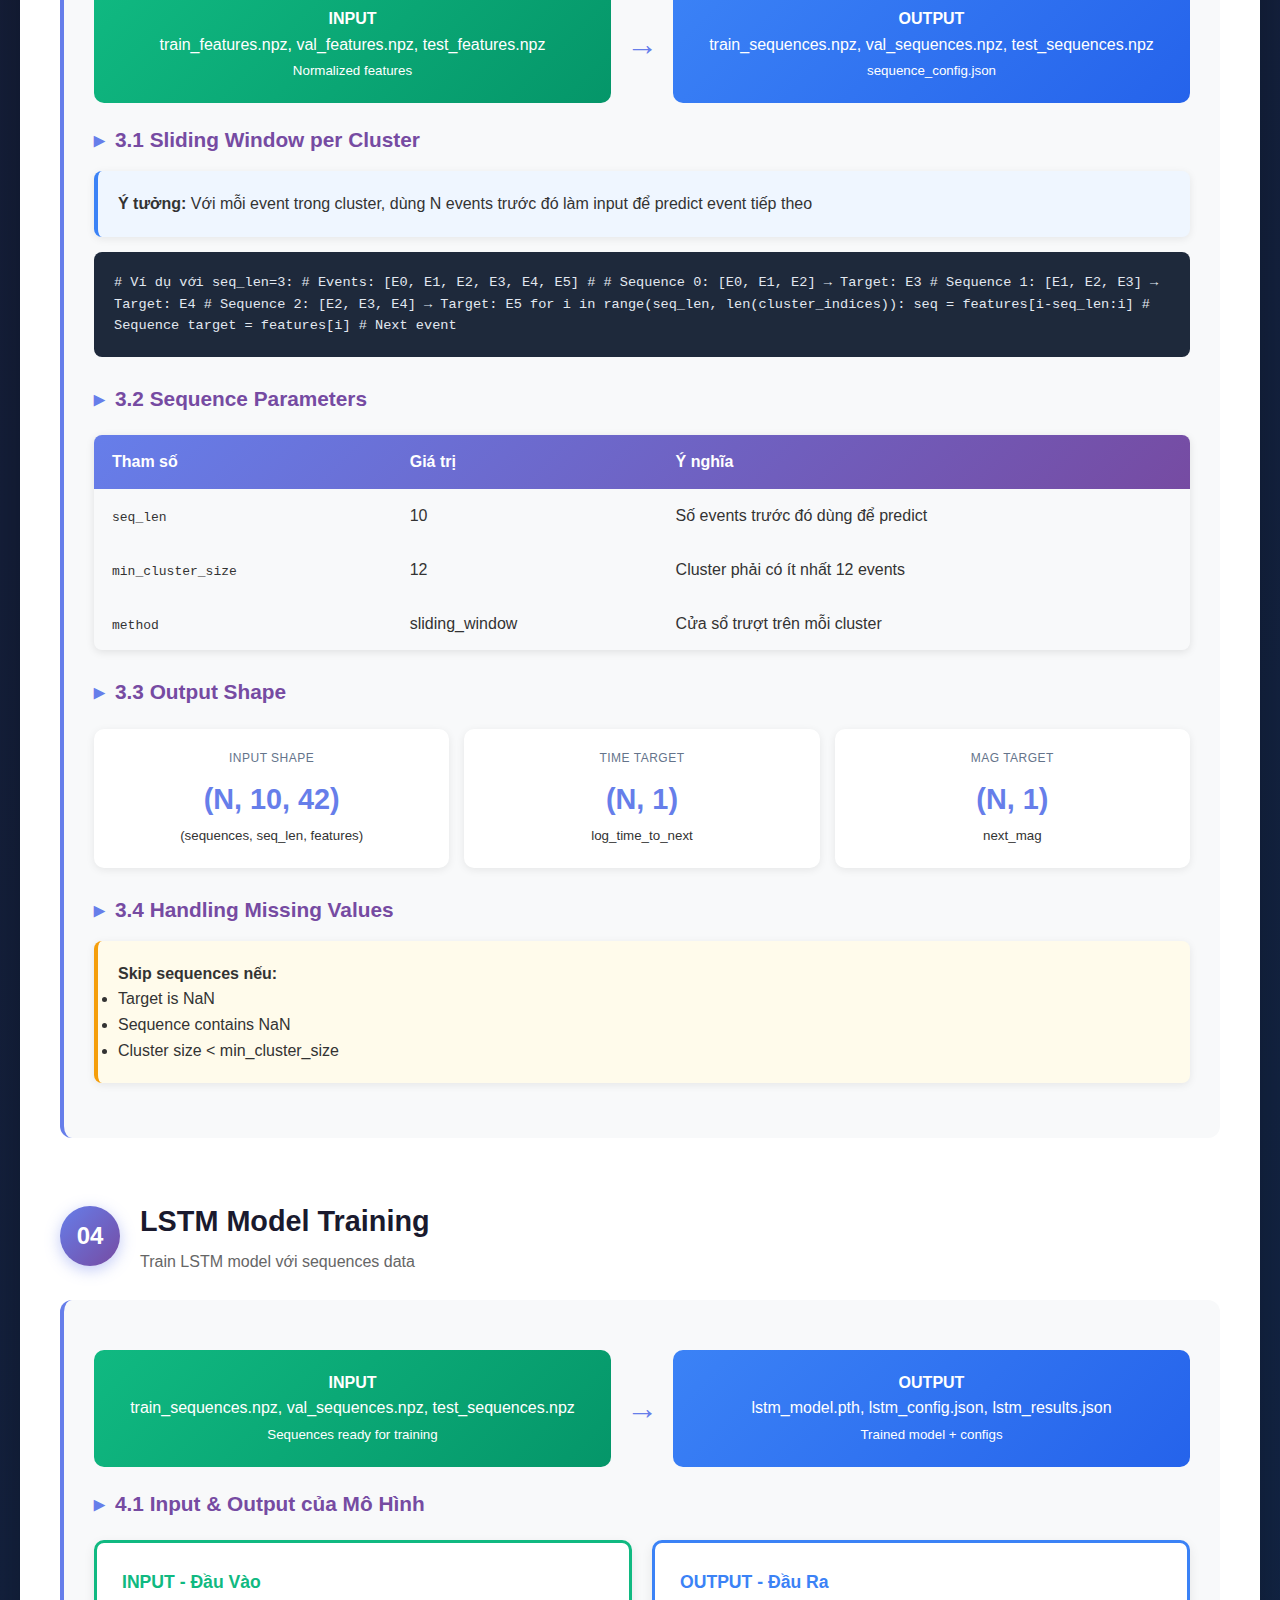
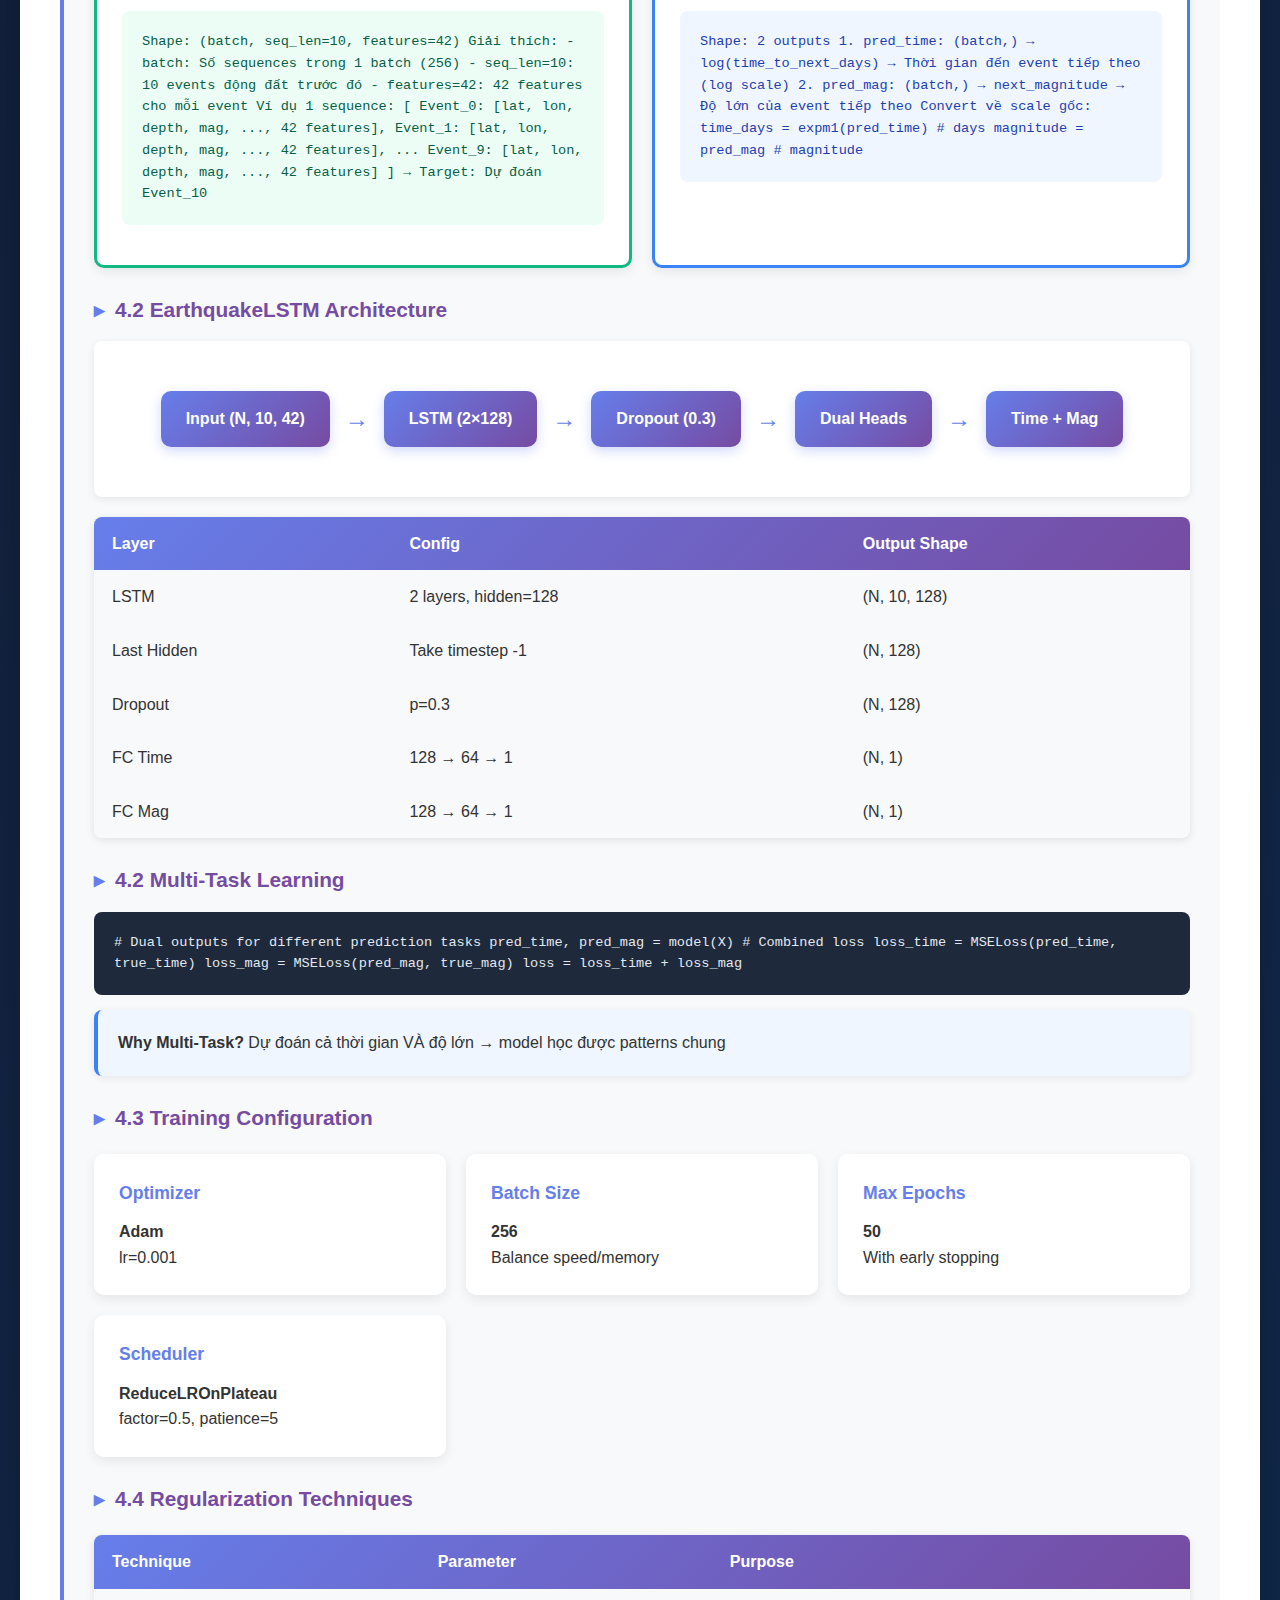
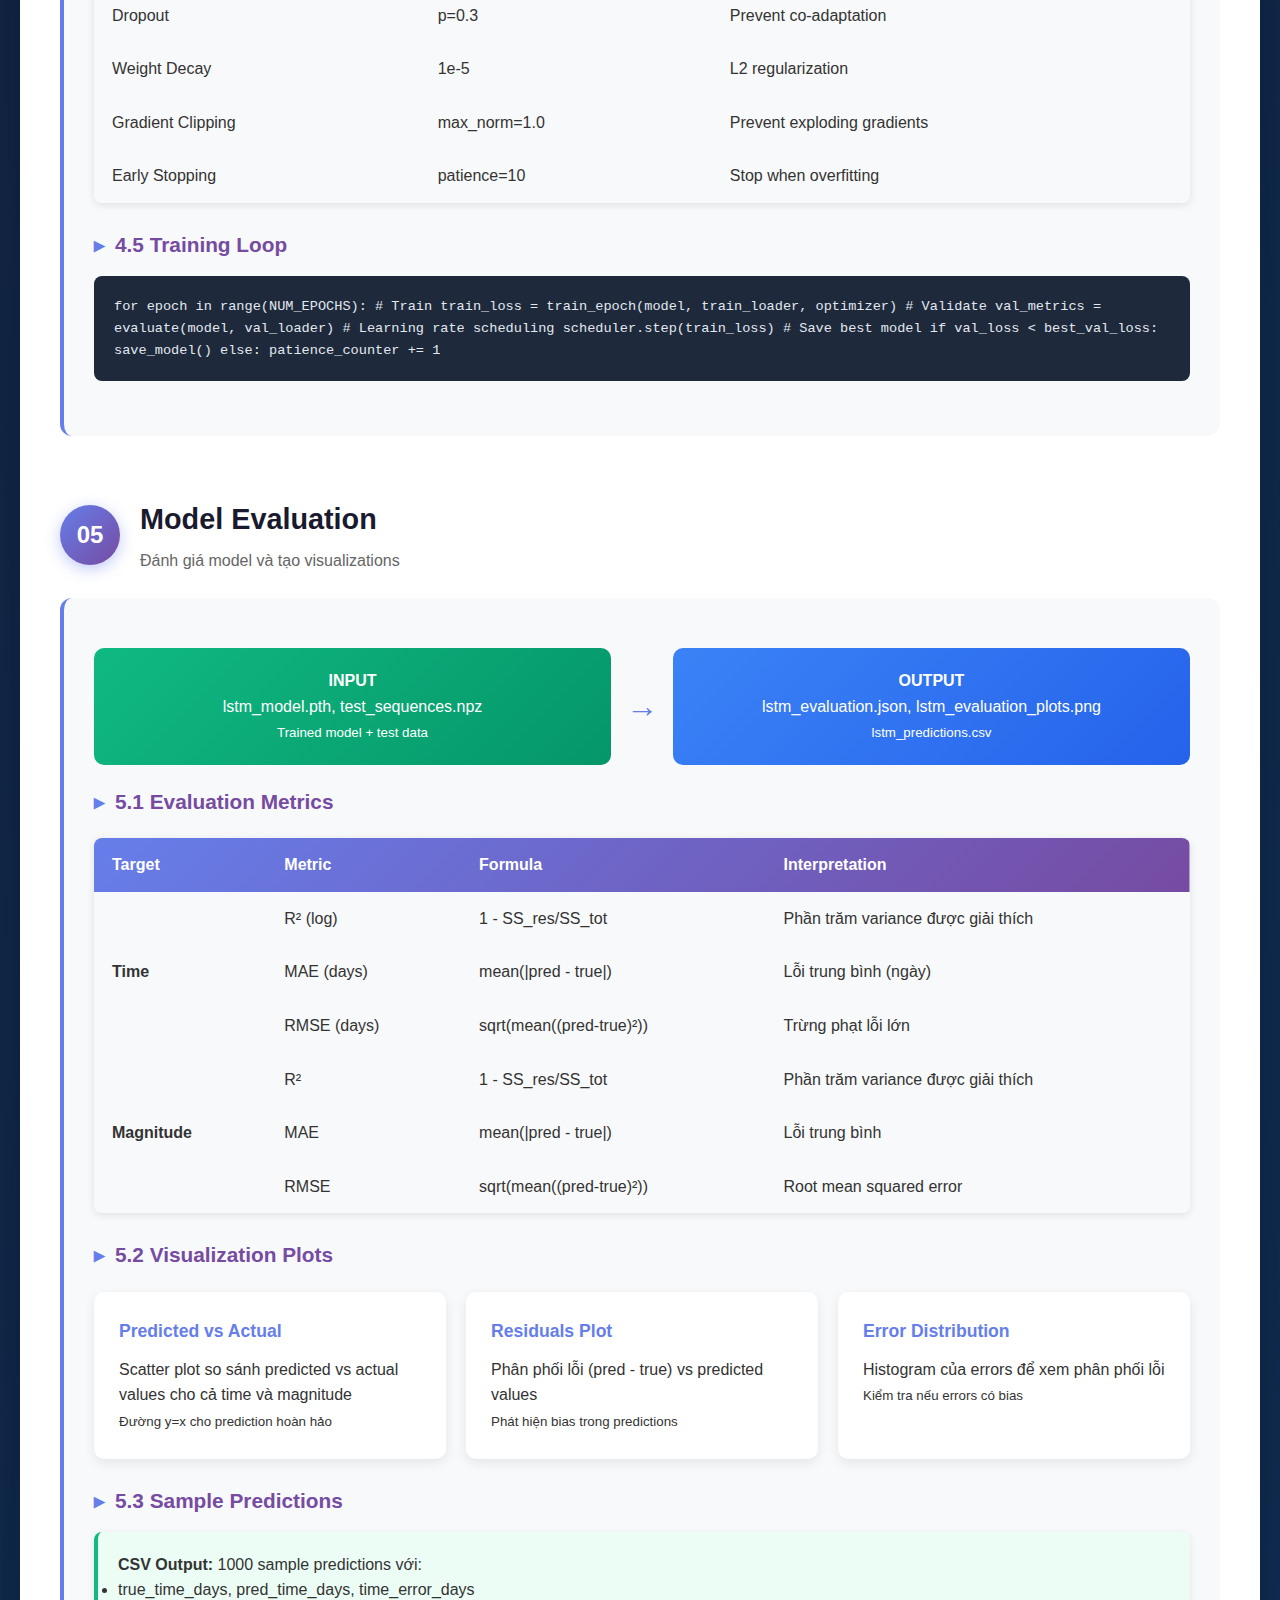
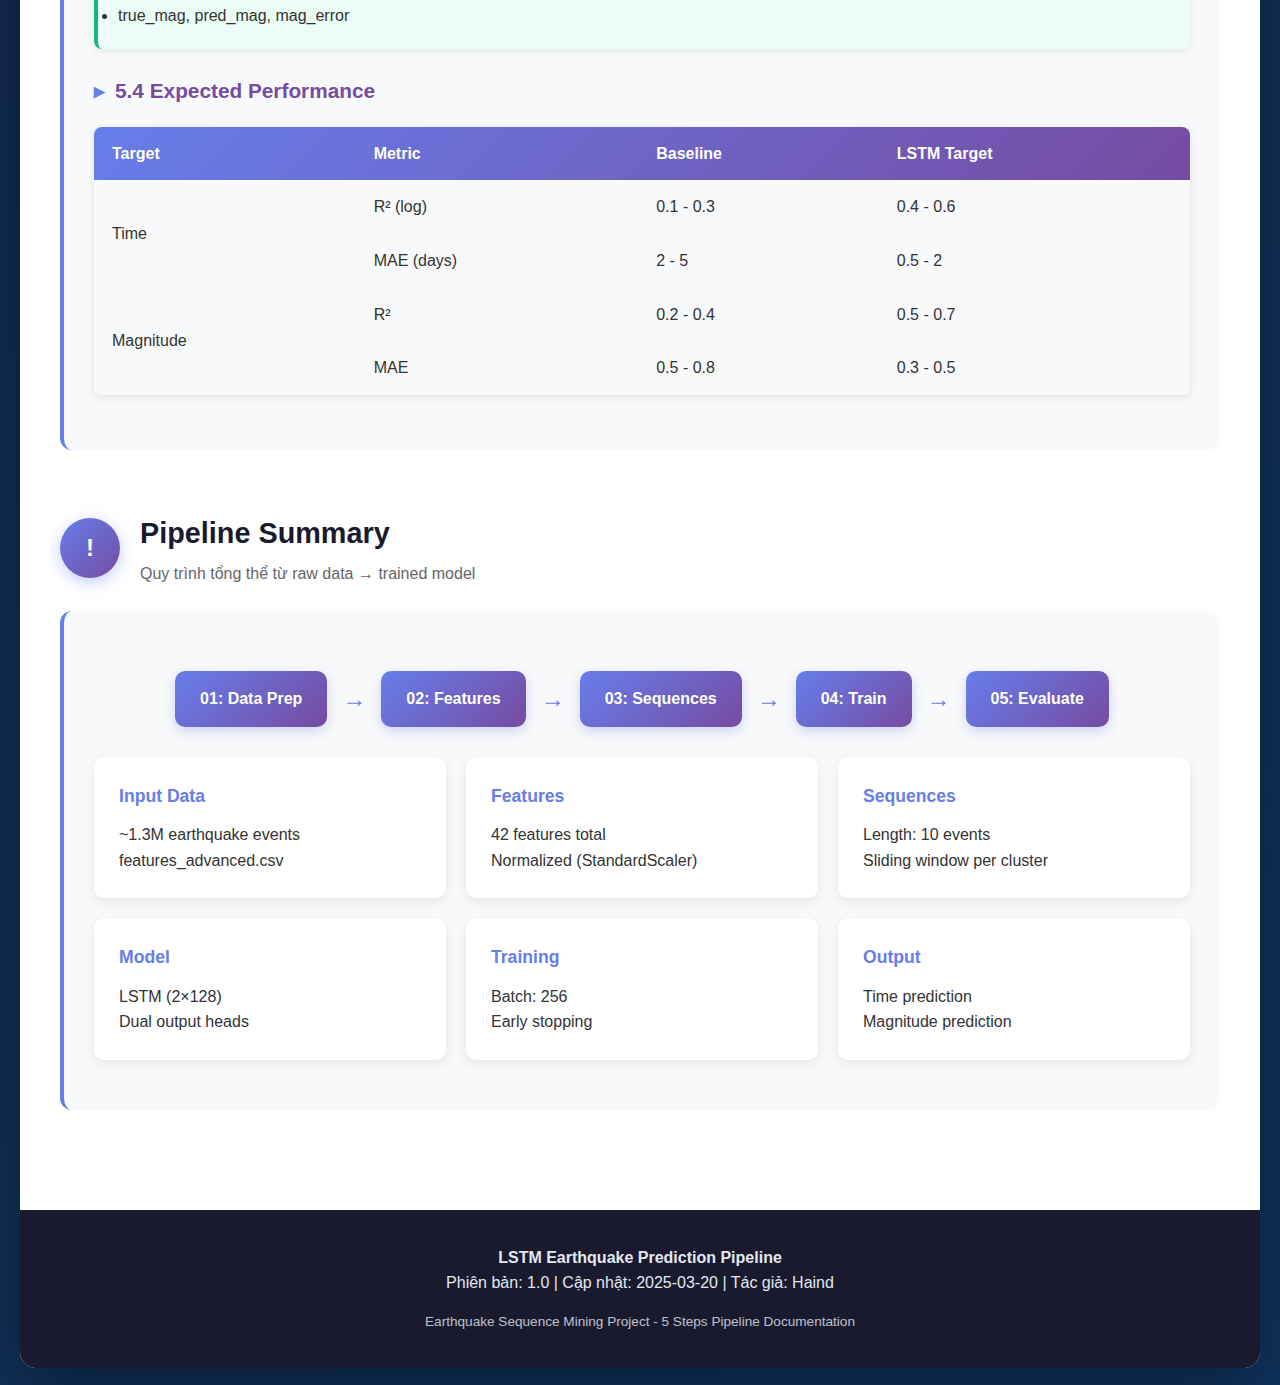
<file: haind/predict/MODEL_DOCUMENTATION.html>
<!DOCTYPE html>
<html lang="vi">
<head>
    <meta charset="UTF-8">
    <meta name="viewport" content="width=device-width, initial-scale=1.0">
    <title>Pipeline Dự Báo Động Đất - LSTM Model</title>
    <style>
        * {
            margin: 0;
            padding: 0;
            box-sizing: border-box;
        }

        body {
            font-family: -apple-system, BlinkMacSystemFont, 'Segoe UI', Roboto, Oxygen, Ubuntu, Cantarell, sans-serif;
            line-height: 1.6;
            color: #333;
            background: linear-gradient(135deg, #1a1a2e 0%, #16213e 50%, #0f3460 100%);
            min-height: 100vh;
            padding: 20px;
        }

        .container {
            max-width: 1400px;
            margin: 0 auto;
            background: white;
            border-radius: 16px;
            box-shadow: 0 25px 80px rgba(0, 0, 0, 0.4);
            overflow: hidden;
        }

        .header {
            background: linear-gradient(135deg, #667eea 0%, #764ba2 100%);
            color: white;
            padding: 50px 40px;
            text-align: center;
            position: relative;
            overflow: hidden;
        }

        .header::before {
            content: '';
            position: absolute;
            top: 0;
            left: 0;
            right: 0;
            bottom: 0;
            background: url("data:image/svg+xml,%3Csvg width='60' height='60' viewBox='0 0 60 60' xmlns='http://www.w3.org/2000/svg'%3E%3Cg fill='none' fill-rule='evenodd'%3E%3Cg fill='%23ffffff' fill-opacity='0.05'%3E%3Cpath d='M36 34v-4h-2v4h-4v2h4v4h2v-4h4v-2h-4zm0-30V0h-2v4h-4v2h4v4h2V6h4V4h-4zM6 34v-4H4v4H0v2h4v4h2v-4h4v-2H6zM6 4V0H4v4H0v2h4v4h2V6h4V4H6z'/%3E%3C/g%3E%3C/g%3E%3C/svg%3E");
        }

        .header h1 {
            font-size: 2.8rem;
            margin-bottom: 15px;
            text-shadow: 2px 2px 4px rgba(0, 0, 0, 0.3);
            position: relative;
        }

        .header .subtitle {
            font-size: 1.2rem;
            opacity: 0.95;
            position: relative;
        }

        .header .meta {
            margin-top: 25px;
            padding-top: 20px;
            border-top: 1px solid rgba(255, 255, 255, 0.3);
            font-size: 0.9rem;
            position: relative;
        }

        nav {
            background: #1a1a2e;
            padding: 20px 40px;
            position: sticky;
            top: 0;
            z-index: 100;
            box-shadow: 0 4px 12px rgba(0, 0, 0, 0.1);
        }

        nav ul {
            list-style: none;
            display: flex;
            flex-wrap: wrap;
            gap: 8px;
            justify-content: center;
        }

        nav a {
            color: #e2e8f0;
            text-decoration: none;
            padding: 10px 20px;
            border-radius: 8px;
            transition: all 0.3s;
            font-size: 0.9rem;
            font-weight: 500;
        }

        nav a:hover {
            background: #667eea;
            color: white;
            transform: translateY(-2px);
        }

        .content {
            padding: 40px;
        }

        .step {
            margin-bottom: 60px;
            position: relative;
        }

        .step-header {
            display: flex;
            align-items: center;
            margin-bottom: 25px;
        }

        .step-number {
            width: 60px;
            height: 60px;
            border-radius: 50%;
            background: linear-gradient(135deg, #667eea 0%, #764ba2 100%);
            color: white;
            display: flex;
            align-items: center;
            justify-content: center;
            font-size: 1.5rem;
            font-weight: bold;
            margin-right: 20px;
            box-shadow: 0 4px 15px rgba(102, 126, 234, 0.4);
        }

        .step-title h2 {
            color: #1a1a2e;
            font-size: 1.8rem;
            margin-bottom: 5px;
        }

        .step-title p {
            color: #666;
            font-size: 1rem;
        }

        .step-content {
            background: #f8f9fa;
            border-radius: 12px;
            padding: 30px;
            border-left: 4px solid #667eea;
        }

        .sub-section {
            margin-bottom: 25px;
        }

        .sub-section h3 {
            color: #764ba2;
            font-size: 1.3rem;
            margin-bottom: 15px;
            display: flex;
            align-items: center;
        }

        .sub-section h3::before {
            content: '▸';
            margin-right: 10px;
            color: #667eea;
        }

        .highlight-box {
            background: white;
            border-radius: 8px;
            padding: 20px;
            margin: 15px 0;
            box-shadow: 0 2px 8px rgba(0, 0, 0, 0.08);
        }

        .highlight-box.warning {
            border-left: 4px solid #f59e0b;
            background: #fffbeb;
        }

        .highlight-box.success {
            border-left: 4px solid #10b981;
            background: #ecfdf5;
        }

        .highlight-box.info {
            border-left: 4px solid #3b82f6;
            background: #eff6ff;
        }

        .code-block {
            background: #1e293b;
            color: #e2e8f0;
            padding: 20px;
            border-radius: 8px;
            overflow-x: auto;
            margin: 15px 0;
            font-family: 'Monaco', 'Menlo', 'Ubuntu Mono', monospace;
            font-size: 0.85rem;
            line-height: 1.6;
        }

        table {
            width: 100%;
            border-collapse: collapse;
            margin: 20px 0;
            box-shadow: 0 2px 8px rgba(0, 0, 0, 0.1);
            border-radius: 8px;
            overflow: hidden;
        }

        table thead {
            background: linear-gradient(135deg, #667eea 0%, #764ba2 100%);
            color: white;
        }

        table th, table td {
            padding: 14px 18px;
            text-align: left;
        }

        table tbody tr:nth-child(even) {
            background: #f8f9fa;
        }

        table tbody tr:hover {
            background: #e9ecef;
        }

        .badge {
            display: inline-block;
            padding: 6px 14px;
            border-radius: 20px;
            font-size: 0.8rem;
            font-weight: 600;
            margin-right: 8px;
        }

        .badge-success {
            background: #10b981;
            color: white;
        }

        .badge-warning {
            background: #f59e0b;
            color: white;
        }

        .badge-danger {
            background: #ef4444;
            color: white;
        }

        .badge-info {
            background: #3b82f6;
            color: white;
        }

        .badge-purple {
            background: #8b5cf6;
            color: white;
        }

        .grid {
            display: grid;
            grid-template-columns: repeat(auto-fit, minmax(320px, 1fr));
            gap: 20px;
            margin: 20px 0;
        }

        .card {
            background: white;
            border-radius: 10px;
            padding: 25px;
            box-shadow: 0 4px 12px rgba(0, 0, 0, 0.08);
            transition: all 0.3s;
        }

        .card:hover {
            box-shadow: 0 8px 25px rgba(0, 0, 0, 0.15);
            transform: translateY(-3px);
        }

        .card h4 {
            color: #667eea;
            margin-bottom: 12px;
            font-size: 1.1rem;
        }

        .input-output {
            display: flex;
            align-items: center;
            justify-content: space-between;
            margin: 20px 0;
            flex-wrap: wrap;
            gap: 15px;
        }

        .io-box {
            flex: 1;
            min-width: 250px;
            padding: 20px;
            border-radius: 10px;
            text-align: center;
        }

        .io-box.input {
            background: linear-gradient(135deg, #10b981 0%, #059669 100%);
            color: white;
        }

        .io-box.output {
            background: linear-gradient(135deg, #3b82f6 0%, #2563eb 100%);
            color: white;
        }

        .arrow {
            font-size: 2rem;
            color: #667eea;
        }

        .metric-grid {
            display: grid;
            grid-template-columns: repeat(auto-fit, minmax(150px, 1fr));
            gap: 15px;
            margin: 20px 0;
        }

        .metric {
            background: white;
            padding: 20px;
            border-radius: 10px;
            text-align: center;
            box-shadow: 0 2px 8px rgba(0, 0, 0, 0.08);
        }

        .metric-label {
            font-size: 0.75rem;
            color: #64748b;
            text-transform: uppercase;
            letter-spacing: 0.5px;
            margin-bottom: 8px;
        }

        .metric-value {
            font-size: 1.8rem;
            font-weight: bold;
            color: #667eea;
        }

        .pipeline-flow {
            display: flex;
            align-items: center;
            justify-content: center;
            gap: 15px;
            margin: 30px 0;
            flex-wrap: wrap;
        }

        .pipeline-step {
            background: linear-gradient(135deg, #667eea 0%, #764ba2 100%);
            color: white;
            padding: 15px 25px;
            border-radius: 10px;
            font-weight: 600;
            box-shadow: 0 4px 12px rgba(102, 126, 234, 0.3);
        }

        .pipeline-arrow {
            font-size: 1.5rem;
            color: #667eea;
        }

        footer {
            background: #1a1a2e;
            color: #e2e8f0;
            padding: 35px;
            text-align: center;
        }

        @media (max-width: 768px) {
            .header h1 {
                font-size: 2rem;
            }

            .step-header {
                flex-direction: column;
                text-align: center;
            }

            .step-number {
                margin-right: 0;
                margin-bottom: 15px;
            }

            .step-title {
                text-align: center;
            }

            .content {
                padding: 20px;
            }

            .input-output {
                flex-direction: column;
            }

            .arrow {
                transform: rotate(90deg);
            }
        }
    </style>
</head>
<body>
    <div class="container">
        <div class="header">
            <h1>Pipeline Dự Báo Động Đất</h1>
            <div class="subtitle">LSTM Earthquake Prediction Model - 5 Steps Pipeline</div>
            <div class="meta">
                <p>Phiên bản: 1.0 | Cập nhật: 2025-03-20 | Tác giả: Haind</p>
            </div>
        </div>

        <nav>
            <ul>
                <li><a href="#step01">01. Data Preparation</a></li>
                <li><a href="#step02">02. Feature Engineering</a></li>
                <li><a href="#step03">03. Sequence Data</a></li>
                <li><a href="#step04">04. LSTM Model</a></li>
                <li><a href="#step05">05. Evaluation</a></li>
            </ul>
        </nav>

        <div class="content">
            <!-- STEP 01: Data Preparation -->
            <section id="step01" class="step">
                <div class="step-header">
                    <div class="step-number">01</div>
                    <div class="step-title">
                        <h2>Data Preparation</h2>
                        <p>Chuẩn bị dữ liệu từ raw data → train/val/test split</p>
                    </div>
                </div>

                <div class="step-content">
                    <div class="input-output">
                        <div class="io-box input">
                            <h4>INPUT</h4>
                            <p>features_advanced.csv</p>
                            <small>~1.3M earthquake events</small>
                        </div>
                        <div class="arrow">&rarr;</div>
                        <div class="io-box output">
                            <h4>OUTPUT</h4>
                            <p>train.csv, val.csv, test.csv</p>
                            <small>data_config.json</small>
                        </div>
                    </div>

                    <div class="sub-section">
                        <h3>1.1 Spatial Clustering với DBSCAN</h3>
                        <div class="highlight-box info">
                            <p><strong>Mục đích:</strong> Nhóm các sự kiện động đất theo khu vực địa lý để capture spatial patterns của fault lines</p>
                        </div>

                        <h4 style="color: #667eea; margin: 20px 0 10px 0;">1.1.1 Thuật toán DBSCAN</h4>
                        <div class="code-block">
from sklearn.cluster import DBSCAN

# Chuyển tọa độ sang radians cho haversine metric
coords_rad = np.radians(coords[['latitude', 'longitude']])

# Tính eps_rad từ km
earth_radius_km = 6371.0
eps_rad = eps_km / earth_radius_km

# DBSCAN clustering
clustering = DBSCAN(
    eps=eps_rad,           # Bán kính 50km
    min_samples=5,         # Tối thiểu 5 events
    metric='haversine',    # Khoảng cách mặt cầu
    n_jobs=-1              # Dùng tất cả CPU
)

labels = clustering.fit_predict(coords_rad)
# Output: [0, 0, 0, 1, 1, -1, 2, 2, 2, ...]
#         └───┬───┘   └─┬─┘  └─┬─┘   └─ noise
#         cluster 0   cluster1  cluster2
                        </div>

                        <table>
                            <thead>
                                <tr>
                                    <th>Tham số</th>
                                    <th>Giá trị</th>
                                    <th>Ý nghĩa</th>
                                </tr>
                            </thead>
                            <tbody>
                                <tr>
                                    <td><code>eps_km</code></td>
                                    <td>50 km</td>
                                    <td>Bán kính tối đa giữa 2 điểm cùng cluster</td>
                                </tr>
                                <tr>
                                    <td><code>min_samples</code></td>
                                    <td>5</td>
                                    <td>Số events tối thiểu để tạo cluster</td>
                                </tr>
                                <tr>
                                    <td><code>metric</code></td>
                                    <td>haversine</td>
                                    <td>Khoảng cách great-circle trên Trái Đất</td>
                                </tr>
                                <tr>
                                    <td><code>eps_rad</code></td>
                                    <td>50/6371</td>
                                    <td>Chuyển km sang radians</td>
                                </tr>
                            </tbody>
                        </table>

                        <h4 style="color: #667eea; margin: 20px 0 10px 0;">1.1.2 Xử lý với dữ liệu lớn (>100k points)</h4>
                        <div class="code-block">
if len(coords) > 100000:
    # Bước 1: Sample 100k points ngẫu nhiên
    sample_indices = np.random.choice(len(coords), 100000, replace=False)
    sample_labels = clustering.fit_predict(coords_rad[sample_indices])

    # Bước 2: Tính cluster centers từ sample
    unique_labels = np.unique(sample_labels[sample_labels >= 0])
    cluster_centers = []
    for label in unique_labels:
        mask = sample_labels == label
        cluster_centers.append(coords_rad[sample_indices][mask].mean(axis=0))
    cluster_centers = np.array(cluster_centers)

    # Bước 3: Assign remaining points đến nearest cluster
    kdtree = cKDTree(cluster_centers)
    distances, indices = kdtree.query(coords_rad)

    # Assign nếu distance < eps_rad, else = noise (-1)
    labels = np.array([unique_labels[idx] if dist < eps_rad else -1
                      for idx, dist in zip(indices, distances)])
                        </div>

                        <div class="highlight-box warning">
                            <p><strong>Optimization Strategy:</strong></p>
                            <ul>
                                <li>Chạy DBSCAN trên 100k points sample → giảm thời gian tính toán</li>
                                <li>Tính cluster centers từ kết quả sample</li>
                                <li>Sử dụng k-d tree để assign remaining points nhanh chóng</li>
                                <li>Các points quá xa tất cả clusters → label = -1 (noise)</li>
                            </ul>
                        </div>

                        <h4 style="color: #667eea; margin: 20px 0 10px 0;">1.1.3 So sánh DBSCAN vs K-Means</h4>
                        <table>
                            <thead>
                                <tr>
                                    <th>Tiêu chí</th>
                                    <th>DBSCAN</th>
                                    <th>K-Means</th>
                                </tr>
                            </thead>
                            <tbody>
                                <tr>
                                    <td>Số clusters</td>
                                    <td><span class="badge badge-success">Tự động xác định</span></td>
                                    <td><span class="badge badge-danger">Phải chỉ định trước</span></td>
                                </tr>
                                <tr>
                                    <td>Xử lý noise</td>
                                    <td><span class="badge badge-success">Có (label=-1)</span></td>
                                    <td><span class="badge badge-danger">Không</span></td>
                                </tr>
                                <tr>
                                    <td>Hình dạng clusters</td>
                                    <td><span class="badge badge-success">Bất kỳ</span></td>
                                    <td><span class="badge badge-warning">Chỉ hình cầu</span></td>
                                </tr>
                                <tr>
                                    <td>Capture fault lines</td>
                                    <td><span class="badge badge-success">Có</span></td>
                                    <td><span class="badge badge-danger">Không</span></td>
                                </tr>
                                <tr>
                                    <td>Tham số</td>
                                    <td>eps, min_samples</td>
                                    <td>k (số clusters)</td>
                                </tr>
                            </tbody>
                        </table>

                        <h4 style="color: #667eea; margin: 20px 0 10px 0;">1.1.4 Kết quả đầu ra</h4>
                        <div class="grid">
                            <div class="card">
                                <h4>Labels</h4>
                                <p><code>[0, 0, 0, 1, 1, -1, 2, 2, 2, ...]</code></p>
                                <small>
                                    <strong>0, 1, 2:</strong> cluster IDs<br>
                                    <strong>-1:</strong> noise (outliers)
                                </small>
                            </div>
                            <div class="card">
                                <h4>Số clusters</h4>
                                <p><strong>~50-100 clusters</strong></p>
                                <small>Tự động xác định từ data</small>
                            </div>
                            <div class="card">
                                <h4>Cluster size</h4>
                                <p><strong>min=5, max=varies</strong></p>
                                <small>median=~1000 events/cluster</small>
                            </div>
                            <div class="card">
                                <h4>Noise points</h4>
                                <p><strong>~5-10%</strong></p>
                                <small>Label=-1, không thuộc cluster nào</small>
                            </div>
                        </div>

                        <h4 style="color: #667eea; margin: 20px 0 10px 0;">1.1.5 Visual Flow</h4>
                        <div class="highlight-box">
                            <div class="pipeline-flow">
                                <div class="pipeline-step">Input: 1.3M events (lat, lon)</div>
                                <div class="pipeline-arrow">&rarr;</div>
                                <div class="pipeline-step">Convert to radians</div>
                                <div class="pipeline-arrow">&rarr;</div>
                                <div class="pipeline-step">Sample 100k (if >100k)</div>
                                <div class="pipeline-arrow">&rarr;</div>
                                <div class="pipeline-step">DBSCAN (haversine)</div>
                                <div class="pipeline-arrow">&rarr;</div>
                                <div class="pipeline-step">Find cluster centers</div>
                                <div class="pipeline-arrow">&rarr;</div>
                                <div class="pipeline-step">Assign remaining (k-d tree)</div>
                                <div class="pipeline-arrow">&rarr;</div>
                                <div class="pipeline-step">Output: spatial_cluster</div>
                            </div>
                        </div>

                        <div class="highlight-box success">
                            <p><strong>Tại sao DBSCAN phù hợp cho earthquake prediction?</strong></p>
                            <ul>
                                <li>Động đất tập trung theo fault lines → hình dạng phức tạp, không cầu</li>
                                <li>Có các events độc lập (noise) không thuộc fault lines nào</li>
                                <li>Không biết trước số lượng fault zones/clusters</li>
                                <li>Haversine metric chính xác cho khoảng cách địa lý</li>
                            </ul>
                        </div>
                    </div>

                    <div class="sub-section">
                        <h3>1.2 Target Variables Creation</h3>
                        <div class="code-block">
# Tạo target variables
df['time_to_next_days'] = (next_event_time - current_time).total_seconds() / 86400
df['next_mag'] = df['mag'].shift(-1)

# Log transform để xử lý skewness
df['log_time_to_next_days'] = np.log1p(df['time_to_next_days'])
                        </div>
                        <div class="highlight-box warning">
                            <p><strong>Log Transform:</strong> Phân phối time bị lệch phải (right-skewed) - log1p giúp phân phối đối xứng hơn</p>
                        </div>
                    </div>

                    <div class="sub-section">
                        <h3>1.3 Time Since Last Feature</h3>
                        <div class="highlight-box">
                            <p><strong>Tính thời gian kể từ event gần nhất CÙNG cluster:</strong></p>
                            <ul>
                                <li>Ngắn → Giai đoạn địa chấn hoạt động</li>
                                <li>Dài → Giai đoạn yên tĩnh, stress đang tích tụ</li>
                            </ul>
                        </div>
                    </div>

                    <div class="sub-section">
                        <h3>1.4 Train/Val/Test Split</h3>
                        <div class="metric-grid">
                            <div class="metric">
                                <div class="metric-label">Train</div>
                                <div class="metric-value">60%</div>
                                <small>Earliest events</small>
                            </div>
                            <div class="metric">
                                <div class="metric-label">Validation</div>
                                <div class="metric-value">20%</div>
                                <small>Middle events</small>
                            </div>
                            <div class="metric">
                                <div class="metric-label">Test</div>
                                <div class="metric-value">20%</div>
                                <small>Latest events</small>
                            </div>
                        </div>
                        <div class="highlight-box info">
                            <p><strong>Time-based split:</strong> Ngăn chặn data leakage, mô phỏng kịch bản thực tế</p>
                        </div>
                    </div>
                </div>
            </section>

            <!-- STEP 02: Feature Engineering -->
            <section id="step02" class="step">
                <div class="step-header">
                    <div class="step-number">02</div>
                    <div class="step-title">
                        <h2>Feature Engineering</h2>
                        <p>Tạo features từ base data → normalization</p>
                    </div>
                </div>

                <div class="step-content">
                    <div class="input-output">
                        <div class="io-box input">
                            <h4>INPUT</h4>
                            <p>train.csv, val.csv, test.csv</p>
                            <small>Base features từ step 01</small>
                        </div>
                        <div class="arrow">&rarr;</div>
                        <div class="io-box output">
                            <h4>OUTPUT</h4>
                            <p>train_features.npz, val_features.npz, test_features.npz</p>
                            <small>features.json, scaler_params.json</small>
                        </div>
                    </div>

                    <div class="sub-section">
                        <h3>2.1 Log Transform Features</h3>
                        <div class="highlight-box">
                            <p><strong>Xử lý skewness cho 9 features:</strong></p>
                            <div style="display: flex; flex-wrap: wrap; gap: 8px; margin-top: 10px;">
                                <span class="badge badge-info">log_coulomb_stress</span>
                                <span class="badge badge-info">log_seismicity_density</span>
                                <span class="badge badge-info">log_dist_5th</span>
                                <span class="badge badge-info">log_dist_10th</span>
                                <span class="badge badge-info">log_time_since_last</span>
                                <span class="badge badge-purple">log_stress_sigma_1</span>
                                <span class="badge badge-purple">log_stress_tau_max</span>
                                <span class="badge badge-purple">log_stress_rate</span>
                                <span class="badge badge-purple">log_fault_length</span>
                            </div>
                        </div>
                    </div>

                    <div class="sub-section">
                        <h3>2.2 Rolling Window Features</h3>
                        <div class="code-block">
# Thống kê qua 10 events trước đó
df['rolling_mag_mean'] = df['mag'].rolling(window=10).mean()
df['rolling_mag_std'] = df['mag'].rolling(window=10).std()
df['rolling_depth_mean'] = df['depth'].rolling(window=10).mean()
                        </div>
                        <div class="highlight-box success">
                            <p><strong>Capture:</strong> Xu hướng địa chấn cục bộ (mag_mean tăng → hoạt động gia tăng)</p>
                        </div>
                    </div>

                    <div class="sub-section">
                        <h3>2.3 Cluster-Based Features</h3>
                        <table>
                            <thead>
                                <tr>
                                    <th>Feature</th>
                                    <th>Mô tả</th>
                                </tr>
                            </thead>
                            <tbody>
                                <tr>
                                    <td><code>cluster_mag_mean</code></td>
                                    <td>Độ lớn trung bình của cluster</td>
                                </tr>
                                <tr>
                                    <td><code>cluster_mag_std</code></td>
                                    <td>Độ biến thiên magnitude trong cluster</td>
                                </tr>
                                <tr>
                                    <td><code>cluster_count</code></td>
                                    <td>Số events trong cluster</td>
                                </tr>
                            </tbody>
                        </table>
                    </div>

                    <div class="sub-section">
                        <h3>2.4 Interaction Features</h3>
                        <div class="code-block">
df['mag_x_time_since_last'] = df['mag'] * np.log1p(df['time_since_last'])
df['stress_x_density'] = df['coulomb_stress_proxy'] * df['seismicity_density_100km']
df['mag_x_regional_max'] = df['mag'] * df['regional_max_mag_5yr']
                        </div>
                    </div>

                    <div class="sub-section">
                        <h3>2.5 Feature Normalization (StandardScaler)</h3>
                        <div class="highlight-box warning">
                            <p><strong>Quan trọng:</strong> Fit trên training data ONLY, sau đó transform val và test</p>
                        </div>
                        <div class="grid">
                            <div class="card">
                                <h4>Method</h4>
                                <p><strong>StandardScaler</strong></p>
                                <p>Mean = 0, Std = 1</p>
                            </div>
                            <div class="card">
                                <h4>Applied to</h4>
                                <p><strong>40 numeric features</strong></p>
                                <p>Không chuẩn hóa categorical</p>
                            </div>
                            <div class="card">
                                <h4>Output</h4>
                                <p><strong>scaler_params.json</strong></p>
                                <p>Để inverse transform khi cần</p>
                            </div>
                        </div>
                    </div>

                    <div class="sub-section">
                        <h3>2.6 Final Feature Set (42 features)</h3>
                        <table>
                            <thead>
                                <tr>
                                    <th>Nhóm</th>
                                    <th>Số lượng</th>
                                    <th>Features</th>
                                </tr>
                            </thead>
                            <tbody>
                                <tr>
                                    <td>Basic</td>
                                    <td>4</td>
                                    <td>lat, lon, depth, mag</td>
                                </tr>
                                <tr>
                                    <td>Aftershock</td>
                                    <td>2</td>
                                    <td>is_aftershock, mainshock_mag</td>
                                </tr>
                                <tr>
                                    <td>Fault</td>
                                    <td>3</td>
                                    <td>dist_5th, dist_10th, seismicity_density</td>
                                </tr>
                                <tr>
                                    <td>Stress</td>
                                    <td>1</td>
                                    <td>coulomb_stress_proxy</td>
                                </tr>
                                <tr>
                                    <td>Regional</td>
                                    <td>3</td>
                                    <td>b_value, gap_days, max_mag_5yr</td>
                                </tr>
                                <tr>
                                    <td>Stress Tensor</td>
                                    <td>5</td>
                                    <td>sigma_1, sigma_3, tau_max, rate, drop</td>
                                </tr>
                                <tr>
                                    <td>Fault Geometry</td>
                                    <td>4</td>
                                    <td>fault_depth, strike, dip, length</td>
                                </tr>
                                <tr>
                                    <td>Cluster</td>
                                    <td>4</td>
                                    <td>cluster_id, mag_mean, mag_std, count</td>
                                </tr>
                                <tr>
                                    <td>Temporal</td>
                                    <td>1</td>
                                    <td>time_since_last</td>
                                </tr>
                                <tr>
                                    <td>Log Transform</td>
                                    <td>9</td>
                                    <td>9 log-transformed features</td>
                                </tr>
                                <tr>
                                    <td>Rolling</td>
                                    <td>3</td>
                                    <td>rolling_mag_mean, std, depth_mean</td>
                                </tr>
                                <tr>
                                    <td>Interaction</td>
                                    <td>3</td>
                                    <td>mag_x_time, stress_x_density, mag_x_regional_max</td>
                                </tr>
                            </tbody>
                        </table>
                    </div>
                </div>
            </section>

            <!-- STEP 03: Sequence Data -->
            <section id="step03" class="step">
                <div class="step-header">
                    <div class="step-number">03</div>
                    <div class="step-title">
                        <h2>Sequence Data Preparation</h2>
                        <p>Tạo sequences cho LSTM từ features</p>
                    </div>
                </div>

                <div class="step-content">
                    <div class="input-output">
                        <div class="io-box input">
                            <h4>INPUT</h4>
                            <p>train_features.npz, val_features.npz, test_features.npz</p>
                            <small>Normalized features</small>
                        </div>
                        <div class="arrow">&rarr;</div>
                        <div class="io-box output">
                            <h4>OUTPUT</h4>
                            <p>train_sequences.npz, val_sequences.npz, test_sequences.npz</p>
                            <small>sequence_config.json</small>
                        </div>
                    </div>

                    <div class="sub-section">
                        <h3>3.1 Sliding Window per Cluster</h3>
                        <div class="highlight-box info">
                            <p><strong>Ý tưởng:</strong> Với mỗi event trong cluster, dùng N events trước đó làm input để predict event tiếp theo</p>
                        </div>

                        <div class="code-block">
# Ví dụ với seq_len=3:
# Events: [E0, E1, E2, E3, E4, E5]
#
# Sequence 0: [E0, E1, E2] → Target: E3
# Sequence 1: [E1, E2, E3] → Target: E4
# Sequence 2: [E2, E3, E4] → Target: E5

for i in range(seq_len, len(cluster_indices)):
    seq = features[i-seq_len:i]  # Sequence
    target = features[i]          # Next event
                        </div>
                    </div>

                    <div class="sub-section">
                        <h3>3.2 Sequence Parameters</h3>
                        <table>
                            <thead>
                                <tr>
                                    <th>Tham số</th>
                                    <th>Giá trị</th>
                                    <th>Ý nghĩa</th>
                                </tr>
                            </thead>
                            <tbody>
                                <tr>
                                    <td><code>seq_len</code></td>
                                    <td>10</td>
                                    <td>Số events trước đó dùng để predict</td>
                                </tr>
                                <tr>
                                    <td><code>min_cluster_size</code></td>
                                    <td>12</td>
                                    <td>Cluster phải có ít nhất 12 events</td>
                                </tr>
                                <tr>
                                    <td><code>method</code></td>
                                    <td>sliding_window</td>
                                    <td>Cửa sổ trượt trên mỗi cluster</td>
                                </tr>
                            </tbody>
                        </table>
                    </div>

                    <div class="sub-section">
                        <h3>3.3 Output Shape</h3>
                        <div class="metric-grid">
                            <div class="metric">
                                <div class="metric-label">Input Shape</div>
                                <div class="metric-value">(N, 10, 42)</div>
                                <small>(sequences, seq_len, features)</small>
                            </div>
                            <div class="metric">
                                <div class="metric-label">Time Target</div>
                                <div class="metric-value">(N, 1)</div>
                                <small>log_time_to_next</small>
                            </div>
                            <div class="metric">
                                <div class="metric-label">Mag Target</div>
                                <div class="metric-value">(N, 1)</div>
                                <small>next_mag</small>
                            </div>
                        </div>
                    </div>

                    <div class="sub-section">
                        <h3>3.4 Handling Missing Values</h3>
                        <div class="highlight-box warning">
                            <p><strong>Skip sequences nếu:</strong></p>
                            <ul>
                                <li>Target is NaN</li>
                                <li>Sequence contains NaN</li>
                                <li>Cluster size < min_cluster_size</li>
                            </ul>
                        </div>
                    </div>
                </div>
            </section>

            <!-- STEP 04: LSTM Model -->
            <section id="step04" class="step">
                <div class="step-header">
                    <div class="step-number">04</div>
                    <div class="step-title">
                        <h2>LSTM Model Training</h2>
                        <p>Train LSTM model với sequences data</p>
                    </div>
                </div>

                <div class="step-content">
                    <div class="input-output">
                        <div class="io-box input">
                            <h4>INPUT</h4>
                            <p>train_sequences.npz, val_sequences.npz, test_sequences.npz</p>
                            <small>Sequences ready for training</small>
                        </div>
                        <div class="arrow">&rarr;</div>
                        <div class="io-box output">
                            <h4>OUTPUT</h4>
                            <p>lstm_model.pth, lstm_config.json, lstm_results.json</p>
                            <small>Trained model + configs</small>
                        </div>
                    </div>

                    <div class="sub-section">
                        <h3>4.1 Input & Output của Mô Hình</h3>
                        <div class="grid">
                            <div class="card" style="border: 3px solid #10b981;">
                                <h4 style="color: #10b981;">INPUT - Đầu Vào</h4>
                                <div class="code-block" style="background: #ecfdf5; color: #065f46;">
Shape: (batch, seq_len=10, features=42)

Giải thích:
- batch: Số sequences trong 1 batch (256)
- seq_len=10: 10 events động đất trước đó
- features=42: 42 features cho mỗi event

Ví dụ 1 sequence:
[
  Event_0: [lat, lon, depth, mag, ..., 42 features],
  Event_1: [lat, lon, depth, mag, ..., 42 features],
  ...
  Event_9: [lat, lon, depth, mag, ..., 42 features]
]

→ Target: Dự đoán Event_10
                                </div>
                            </div>
                            <div class="card" style="border: 3px solid #3b82f6;">
                                <h4 style="color: #3b82f6;">OUTPUT - Đầu Ra</h4>
                                <div class="code-block" style="background: #eff6ff; color: #1e40af;">
Shape: 2 outputs

1. pred_time: (batch,)
   → log(time_to_next_days)
   → Thời gian đến event tiếp theo (log scale)

2. pred_mag: (batch,)
   → next_magnitude
   → Độ lớn của event tiếp theo

Convert về scale gốc:
time_days = expm1(pred_time)  # days
magnitude = pred_mag           # magnitude
                                </div>
                            </div>
                        </div>
                    </div>

                    <div class="sub-section">
                        <h3>4.2 EarthquakeLSTM Architecture</h3>
                        <div class="highlight-box">
                            <div class="pipeline-flow">
                                <div class="pipeline-step">Input (N, 10, 42)</div>
                                <div class="pipeline-arrow">&rarr;</div>
                                <div class="pipeline-step">LSTM (2×128)</div>
                                <div class="pipeline-arrow">&rarr;</div>
                                <div class="pipeline-step">Dropout (0.3)</div>
                                <div class="pipeline-arrow">&rarr;</div>
                                <div class="pipeline-step">Dual Heads</div>
                                <div class="pipeline-arrow">&rarr;</div>
                                <div class="pipeline-step">Time + Mag</div>
                            </div>
                        </div>

                        <table>
                            <thead>
                                <tr>
                                    <th>Layer</th>
                                    <th>Config</th>
                                    <th>Output Shape</th>
                                </tr>
                            </thead>
                            <tbody>
                                <tr>
                                    <td>LSTM</td>
                                    <td>2 layers, hidden=128</td>
                                    <td>(N, 10, 128)</td>
                                </tr>
                                <tr>
                                    <td>Last Hidden</td>
                                    <td>Take timestep -1</td>
                                    <td>(N, 128)</td>
                                </tr>
                                <tr>
                                    <td>Dropout</td>
                                    <td>p=0.3</td>
                                    <td>(N, 128)</td>
                                </tr>
                                <tr>
                                    <td>FC Time</td>
                                    <td>128 → 64 → 1</td>
                                    <td>(N, 1)</td>
                                </tr>
                                <tr>
                                    <td>FC Mag</td>
                                    <td>128 → 64 → 1</td>
                                    <td>(N, 1)</td>
                                </tr>
                            </tbody>
                        </table>
                    </div>

                    <div class="sub-section">
                        <h3>4.2 Multi-Task Learning</h3>
                        <div class="code-block">
# Dual outputs for different prediction tasks
pred_time, pred_mag = model(X)

# Combined loss
loss_time = MSELoss(pred_time, true_time)
loss_mag = MSELoss(pred_mag, true_mag)
loss = loss_time + loss_mag
                        </div>
                        <div class="highlight-box info">
                            <p><strong>Why Multi-Task?</strong> Dự đoán cả thời gian VÀ độ lớn → model học được patterns chung</p>
                        </div>
                    </div>

                    <div class="sub-section">
                        <h3>4.3 Training Configuration</h3>
                        <div class="grid">
                            <div class="card">
                                <h4>Optimizer</h4>
                                <p><strong>Adam</strong></p>
                                <p>lr=0.001</p>
                            </div>
                            <div class="card">
                                <h4>Batch Size</h4>
                                <p><strong>256</strong></p>
                                <p>Balance speed/memory</p>
                            </div>
                            <div class="card">
                                <h4>Max Epochs</h4>
                                <p><strong>50</strong></p>
                                <p>With early stopping</p>
                            </div>
                            <div class="card">
                                <h4>Scheduler</h4>
                                <p><strong>ReduceLROnPlateau</strong></p>
                                <p>factor=0.5, patience=5</p>
                            </div>
                        </div>
                    </div>

                    <div class="sub-section">
                        <h3>4.4 Regularization Techniques</h3>
                        <table>
                            <thead>
                                <tr>
                                    <th>Technique</th>
                                    <th>Parameter</th>
                                    <th>Purpose</th>
                                </tr>
                            </thead>
                            <tbody>
                                <tr>
                                    <td>Dropout</td>
                                    <td>p=0.3</td>
                                    <td>Prevent co-adaptation</td>
                                </tr>
                                <tr>
                                    <td>Weight Decay</td>
                                    <td>1e-5</td>
                                    <td>L2 regularization</td>
                                </tr>
                                <tr>
                                    <td>Gradient Clipping</td>
                                    <td>max_norm=1.0</td>
                                    <td>Prevent exploding gradients</td>
                                </tr>
                                <tr>
                                    <td>Early Stopping</td>
                                    <td>patience=10</td>
                                    <td>Stop when overfitting</td>
                                </tr>
                            </tbody>
                        </table>
                    </div>

                    <div class="sub-section">
                        <h3>4.5 Training Loop</h3>
                        <div class="code-block">
for epoch in range(NUM_EPOCHS):
    # Train
    train_loss = train_epoch(model, train_loader, optimizer)

    # Validate
    val_metrics = evaluate(model, val_loader)

    # Learning rate scheduling
    scheduler.step(train_loss)

    # Save best model
    if val_loss < best_val_loss:
        save_model()
    else:
        patience_counter += 1
                        </div>
                    </div>
                </div>
            </section>

            <!-- STEP 05: Evaluation -->
            <section id="step05" class="step">
                <div class="step-header">
                    <div class="step-number">05</div>
                    <div class="step-title">
                        <h2>Model Evaluation</h2>
                        <p>Đánh giá model và tạo visualizations</p>
                    </div>
                </div>

                <div class="step-content">
                    <div class="input-output">
                        <div class="io-box input">
                            <h4>INPUT</h4>
                            <p>lstm_model.pth, test_sequences.npz</p>
                            <small>Trained model + test data</small>
                        </div>
                        <div class="arrow">&rarr;</div>
                        <div class="io-box output">
                            <h4>OUTPUT</h4>
                            <p>lstm_evaluation.json, lstm_evaluation_plots.png</p>
                            <small>lstm_predictions.csv</small>
                        </div>
                    </div>

                    <div class="sub-section">
                        <h3>5.1 Evaluation Metrics</h3>
                        <table>
                            <thead>
                                <tr>
                                    <th>Target</th>
                                    <th>Metric</th>
                                    <th>Formula</th>
                                    <th>Interpretation</th>
                                </tr>
                            </thead>
                            <tbody>
                                <tr>
                                    <td rowspan="3"><strong>Time</strong></td>
                                    <td>R² (log)</td>
                                    <td>1 - SS_res/SS_tot</td>
                                    <td>Phần trăm variance được giải thích</td>
                                </tr>
                                <tr>
                                    <td>MAE (days)</td>
                                    <td>mean(|pred - true|)</td>
                                    <td>Lỗi trung bình (ngày)</td>
                                </tr>
                                <tr>
                                    <td>RMSE (days)</td>
                                    <td>sqrt(mean((pred-true)²))</td>
                                    <td>Trừng phạt lỗi lớn</td>
                                </tr>
                                <tr>
                                    <td rowspan="3"><strong>Magnitude</strong></td>
                                    <td>R²</td>
                                    <td>1 - SS_res/SS_tot</td>
                                    <td>Phần trăm variance được giải thích</td>
                                </tr>
                                <tr>
                                    <td>MAE</td>
                                    <td>mean(|pred - true|)</td>
                                    <td>Lỗi trung bình</td>
                                </tr>
                                <tr>
                                    <td>RMSE</td>
                                    <td>sqrt(mean((pred-true)²))</td>
                                    <td>Root mean squared error</td>
                                </tr>
                            </tbody>
                        </table>
                    </div>

                    <div class="sub-section">
                        <h3>5.2 Visualization Plots</h3>
                        <div class="grid">
                            <div class="card">
                                <h4>Predicted vs Actual</h4>
                                <p>Scatter plot so sánh predicted vs actual values cho cả time và magnitude</p>
                                <small>Đường y=x cho prediction hoàn hảo</small>
                            </div>
                            <div class="card">
                                <h4>Residuals Plot</h4>
                                <p>Phân phối lỗi (pred - true) vs predicted values</p>
                                <small>Phát hiện bias trong predictions</small>
                            </div>
                            <div class="card">
                                <h4>Error Distribution</h4>
                                <p>Histogram của errors để xem phân phối lỗi</p>
                                <small>Kiểm tra nếu errors có bias</small>
                            </div>
                        </div>
                    </div>

                    <div class="sub-section">
                        <h3>5.3 Sample Predictions</h3>
                        <div class="highlight-box success">
                            <p><strong>CSV Output:</strong> 1000 sample predictions với:</p>
                            <ul>
                                <li>true_time_days, pred_time_days, time_error_days</li>
                                <li>true_mag, pred_mag, mag_error</li>
                            </ul>
                        </div>
                    </div>

                    <div class="sub-section">
                        <h3>5.4 Expected Performance</h3>
                        <table>
                            <thead>
                                <tr>
                                    <th>Target</th>
                                    <th>Metric</th>
                                    <th>Baseline</th>
                                    <th>LSTM Target</th>
                                </tr>
                            </thead>
                            <tbody>
                                <tr>
                                    <td rowspan="2">Time</td>
                                    <td>R² (log)</td>
                                    <td>0.1 - 0.3</td>
                                    <td>0.4 - 0.6</td>
                                </tr>
                                <tr>
                                    <td>MAE (days)</td>
                                    <td>2 - 5</td>
                                    <td>0.5 - 2</td>
                                </tr>
                                <tr>
                                    <td rowspan="2">Magnitude</td>
                                    <td>R²</td>
                                    <td>0.2 - 0.4</td>
                                    <td>0.5 - 0.7</td>
                                </tr>
                                <tr>
                                    <td>MAE</td>
                                    <td>0.5 - 0.8</td>
                                    <td>0.3 - 0.5</td>
                                </tr>
                            </tbody>
                        </table>
                    </div>
                </div>
            </section>

            <!-- Summary Section -->
            <section class="step">
                <div class="step-header">
                    <div class="step-number">!</div>
                    <div class="step-title">
                        <h2>Pipeline Summary</h2>
                        <p>Quy trình tổng thể từ raw data → trained model</p>
                    </div>
                </div>

                <div class="step-content">
                    <div class="pipeline-flow">
                        <div class="pipeline-step">01: Data Prep</div>
                        <div class="pipeline-arrow">&rarr;</div>
                        <div class="pipeline-step">02: Features</div>
                        <div class="pipeline-arrow">&rarr;</div>
                        <div class="pipeline-step">03: Sequences</div>
                        <div class="pipeline-arrow">&rarr;</div>
                        <div class="pipeline-step">04: Train</div>
                        <div class="pipeline-arrow">&rarr;</div>
                        <div class="pipeline-step">05: Evaluate</div>
                    </div>

                    <div class="grid">
                        <div class="card">
                            <h4>Input Data</h4>
                            <p>~1.3M earthquake events</p>
                            <p>features_advanced.csv</p>
                        </div>
                        <div class="card">
                            <h4>Features</h4>
                            <p>42 features total</p>
                            <p>Normalized (StandardScaler)</p>
                        </div>
                        <div class="card">
                            <h4>Sequences</h4>
                            <p>Length: 10 events</p>
                            <p>Sliding window per cluster</p>
                        </div>
                        <div class="card">
                            <h4>Model</h4>
                            <p>LSTM (2×128)</p>
                            <p>Dual output heads</p>
                        </div>
                        <div class="card">
                            <h4>Training</h4>
                            <p>Batch: 256</p>
                            <p>Early stopping</p>
                        </div>
                        <div class="card">
                            <h4>Output</h4>
                            <p>Time prediction</p>
                            <p>Magnitude prediction</p>
                        </div>
                    </div>
                </div>
            </section>
        </div>

        <footer>
            <p><strong>LSTM Earthquake Prediction Pipeline</strong></p>
            <p>Phiên bản: 1.0 | Cập nhật: 2025-03-20 | Tác giả: Haind</p>
            <p style="margin-top: 15px; font-size: 0.85rem; opacity: 0.8;">
                Earthquake Sequence Mining Project - 5 Steps Pipeline Documentation
            </p>
        </footer>
    </div>
</body>
</html>
</file>
<file: app_demo/css/style.css>
/* Common styles for all pages */
* {
    margin: 0;
    padding: 0;
    box-sizing: border-box;
}

body {
    background: linear-gradient(135deg, #1a1a2e 0%, #16213e 50%, #0f3460 100%);
    min-height: 100vh;
    font-family: 'Segoe UI', Tahoma, Geneva, Verdana, sans-serif;
    color: #333;
}

.navbar {
    padding: 0.5rem 0;
}

.card {
    background: rgba(255,255,255,0.95);
    border-radius: 16px;
    box-shadow: 0 15px 40px rgba(0,0,0,0.25);
    border: none;
}

.card-body {
    padding: 1.5rem;
}

.btn-custom {
    padding: 12px 32px;
    font-size: 1.1rem;
    border-radius: 40px;
    margin: 8px;
    min-width: 220px;
    transition: all 0.3s ease;
    text-decoration: none;
    display: inline-block;
}

.btn-custom:hover {
    transform: translateY(-3px);
    box-shadow: 0 8px 20px rgba(0,0,0,0.25);
}

/* Loading modal overlay */
#loadingModal {
    position: fixed;
    top: 0;
    left: 0;
    width: 100%;
    height: 100%;
    background: rgba(0, 0, 0, 0.7);
    z-index: 9999;
    display: flex;
    align-items: center;
    justify-content: center;
}

.loadingContent {
    background: white;
    padding: 2rem 3rem;
    border-radius: 16px;
    text-align: center;
    box-shadow: 0 20px 60px rgba(0,0,0,0.4);
}

.loadingSpinner {
    width: 50px;
    height: 50px;
    border: 4px solid #f3f3f3;
    border-top: 4px solid #667eea;
    border-radius: 50%;
    animation: spin 1s linear infinite;
    margin: 0 auto 1rem;
}

@keyframes spin {
    0% { transform: rotate(0deg); }
    100% { transform: rotate(360deg); }
}

/* DataTable row styles */
table.dataTable tbody tr {
    background-color: #ffffff;
}

table.dataTable tbody tr:hover {
    background-color: #f8f9fa;
}

/* DataTable row highlighting for missing data */
table.dataTable tbody tr.table-warning {
    background-color: #fff3cd !important;
}

table.dataTable tbody tr.table-warning:hover {
    background-color: #ffe69c !important;
}
</file>
